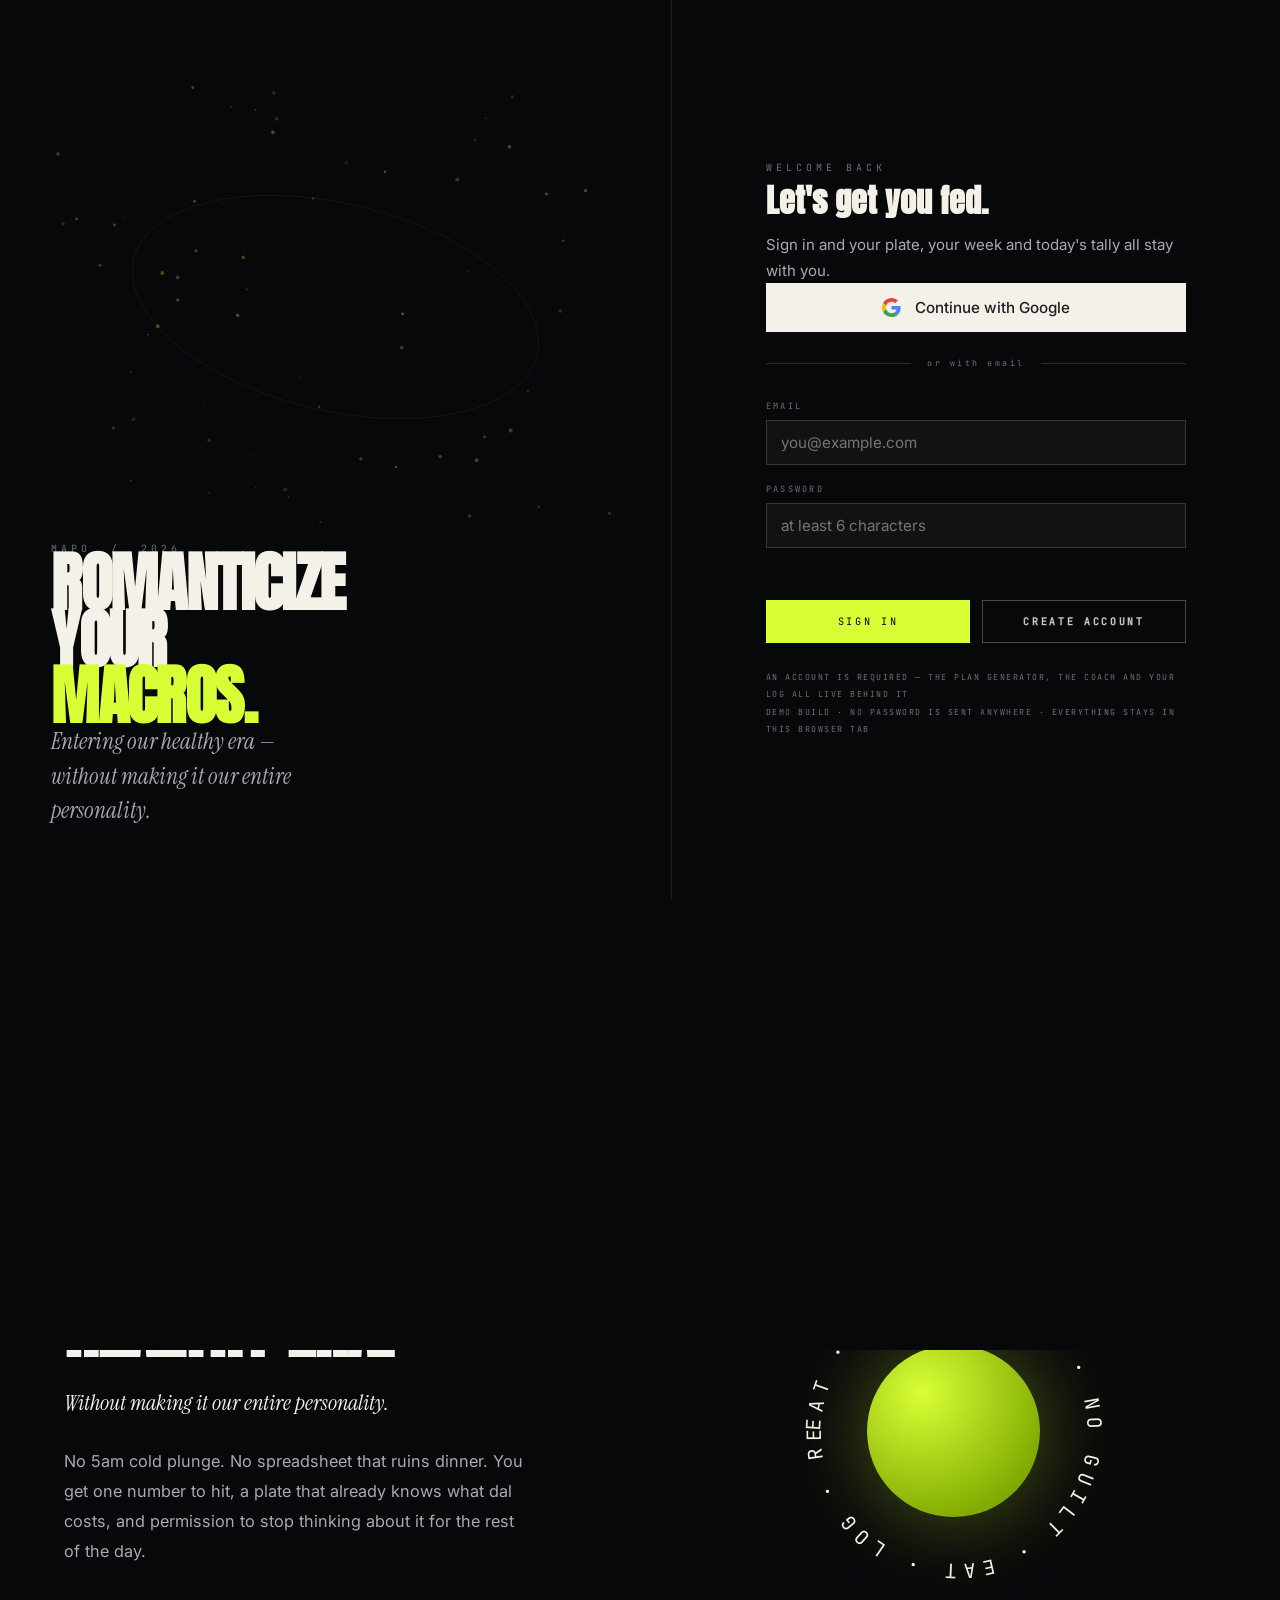
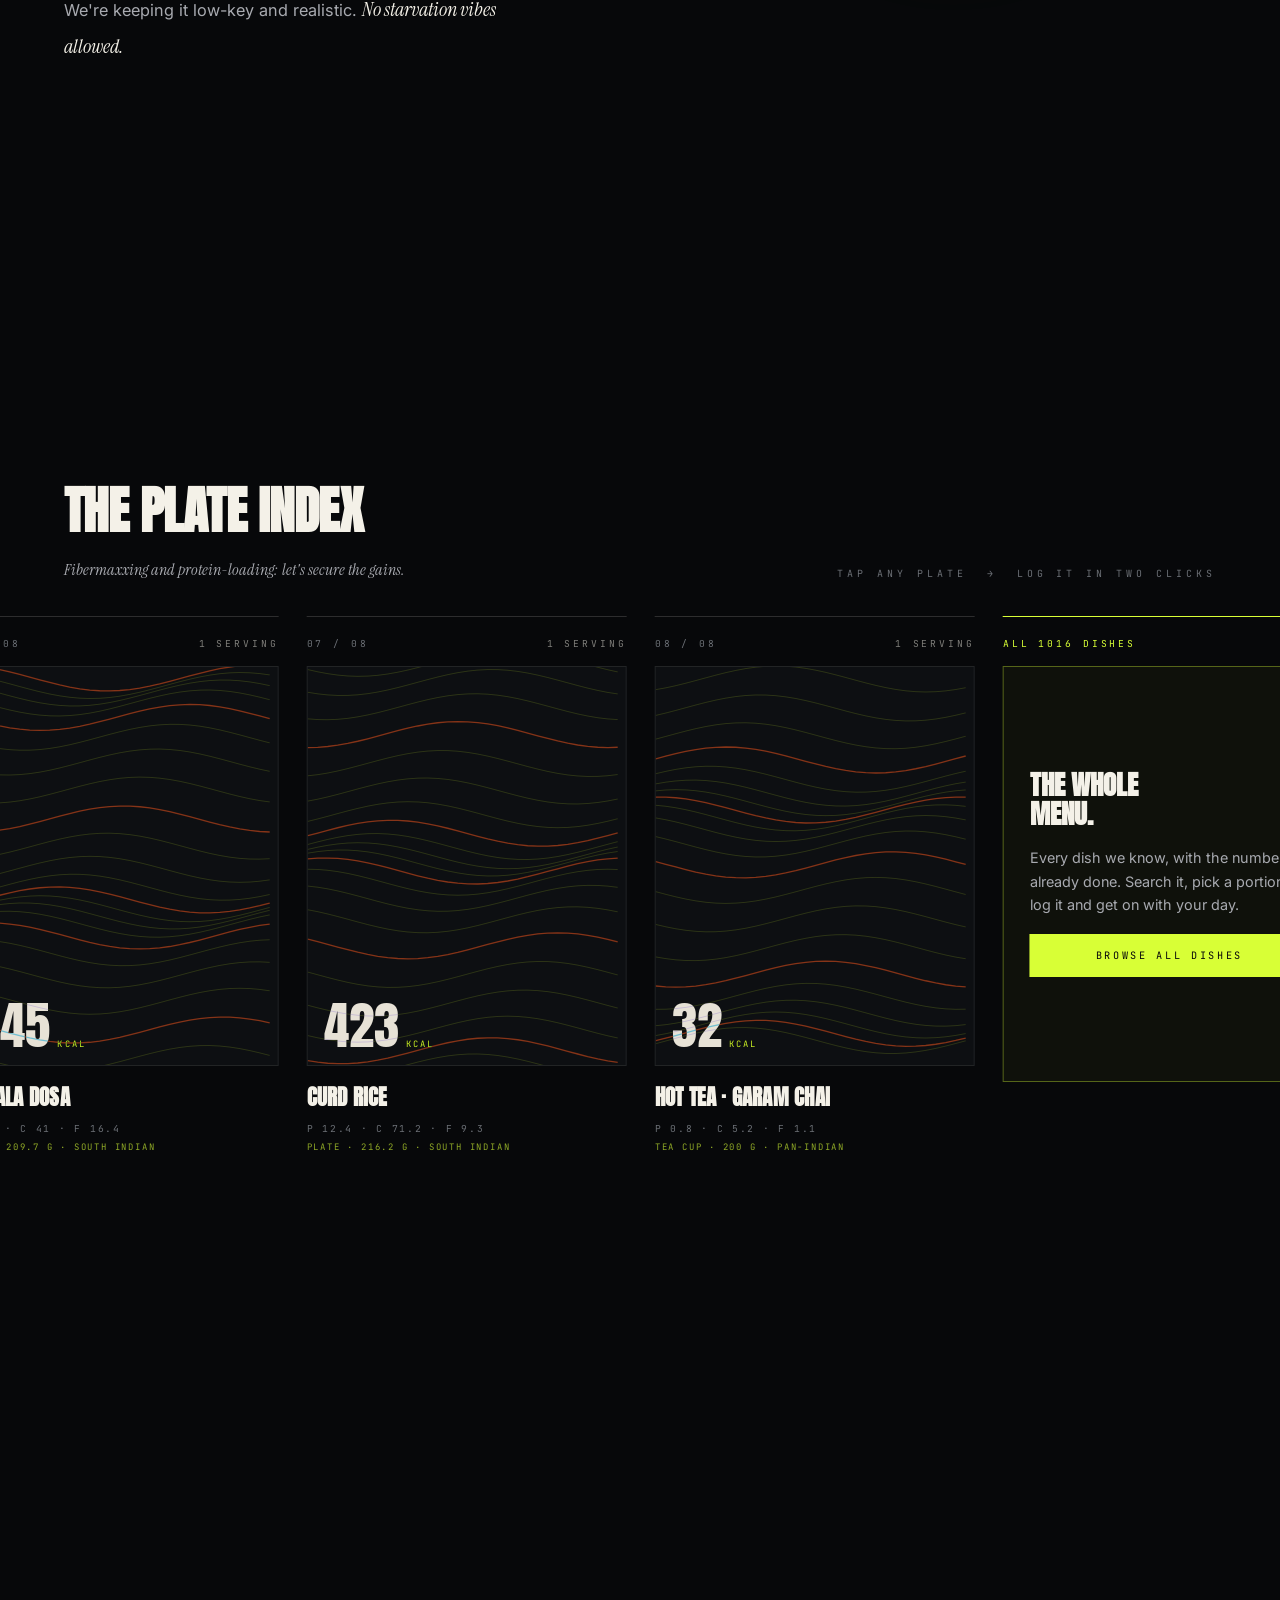
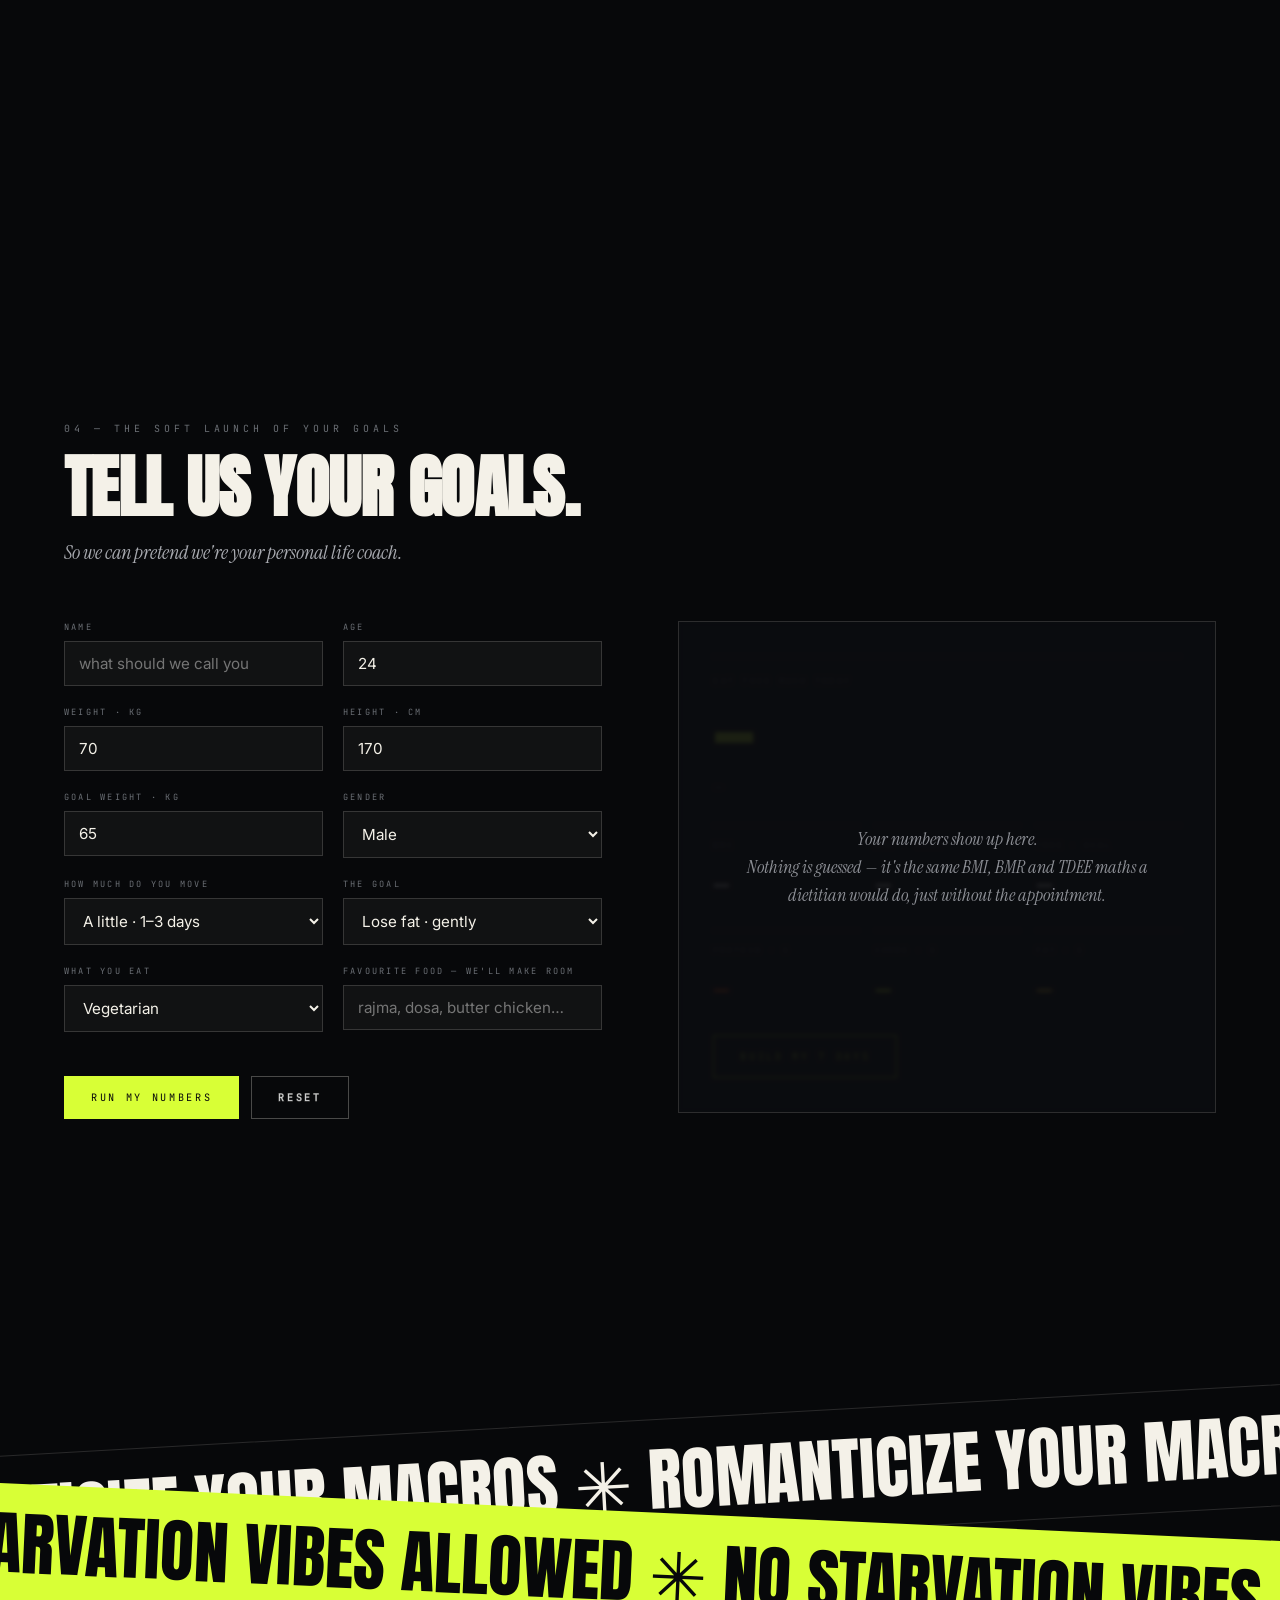
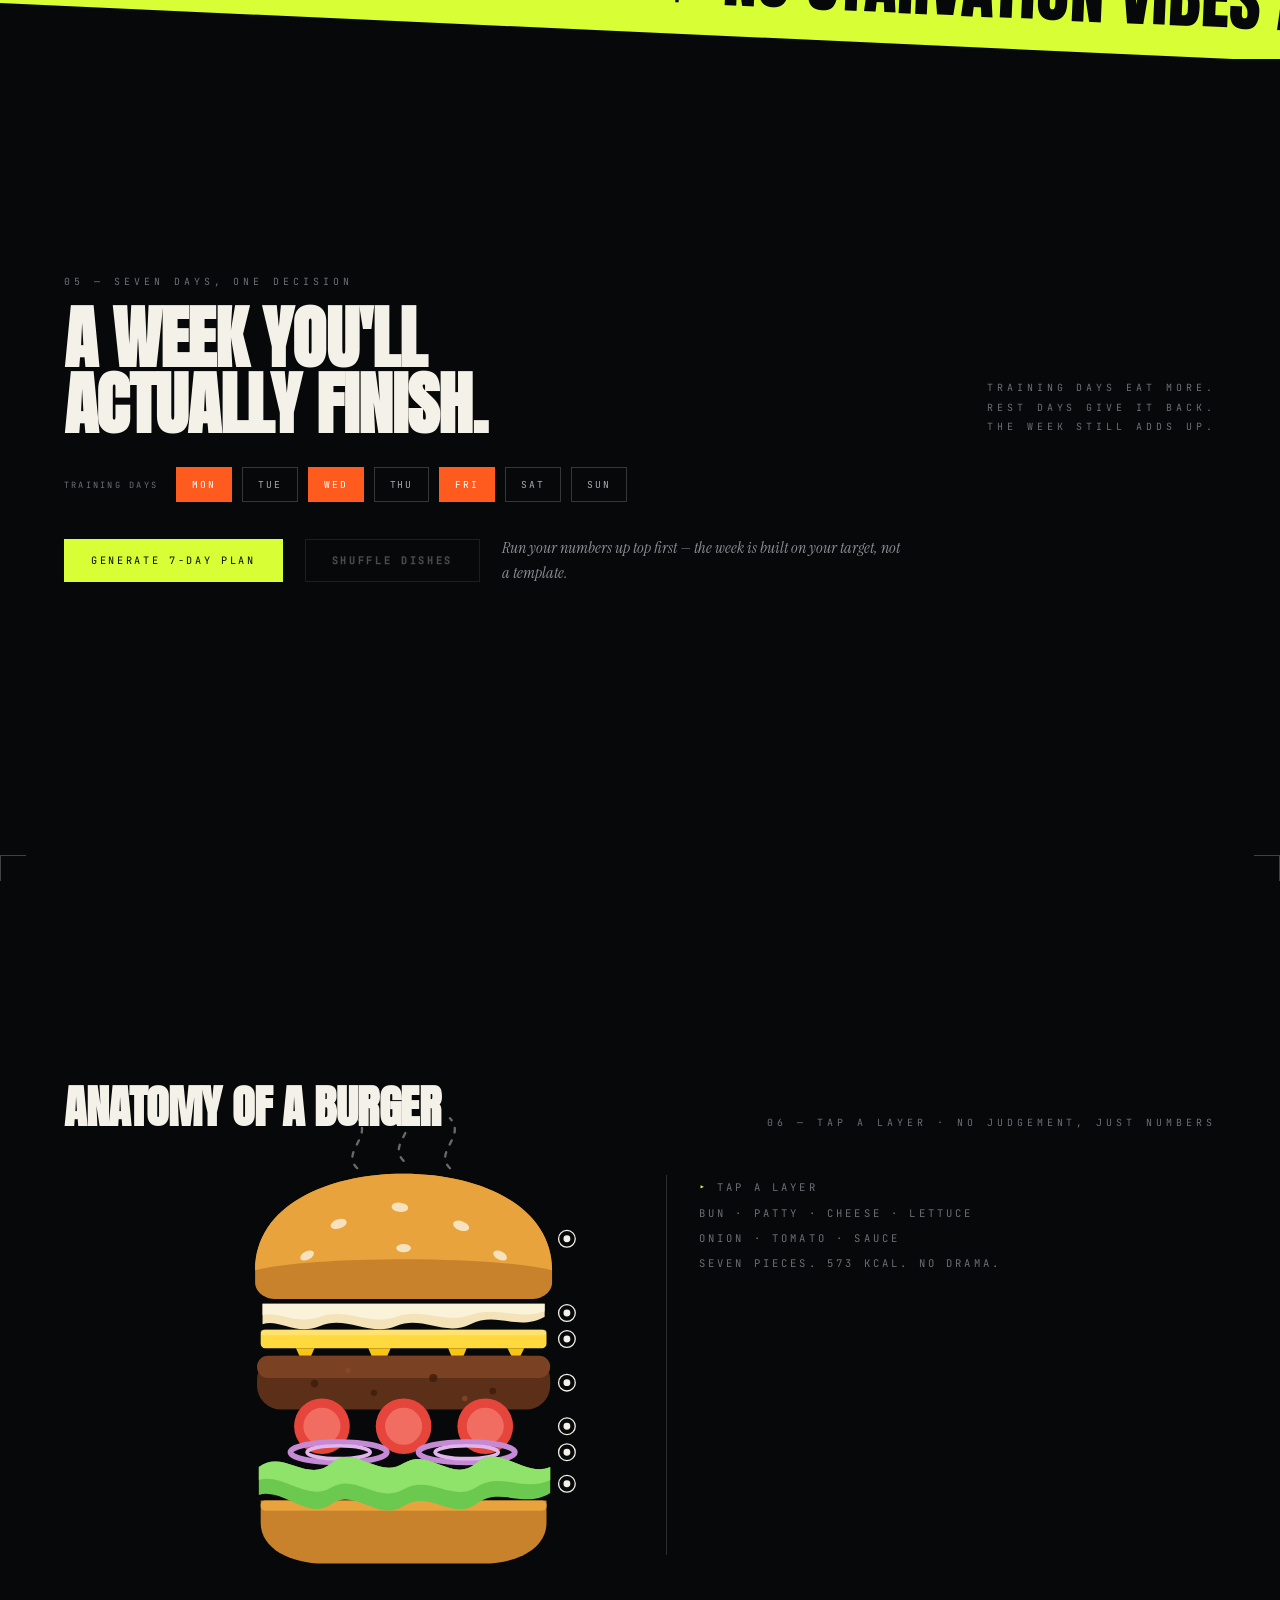
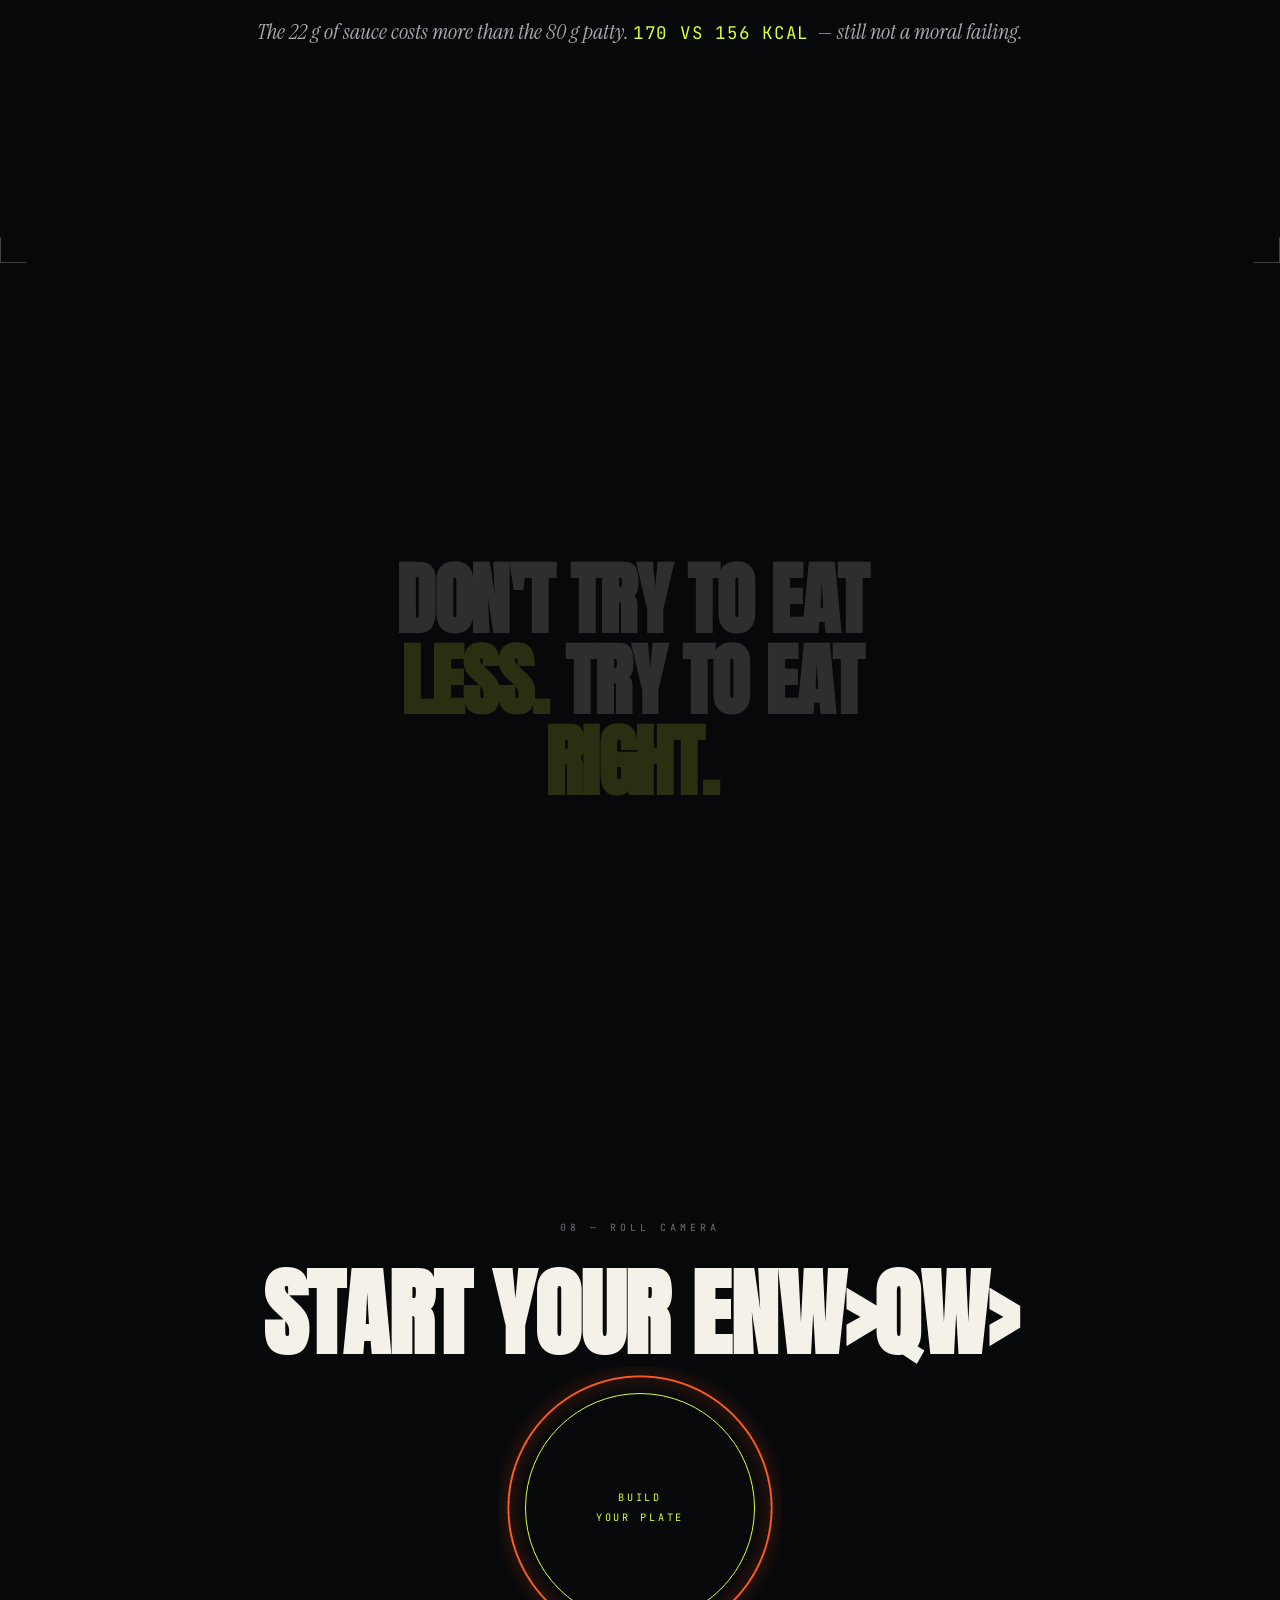
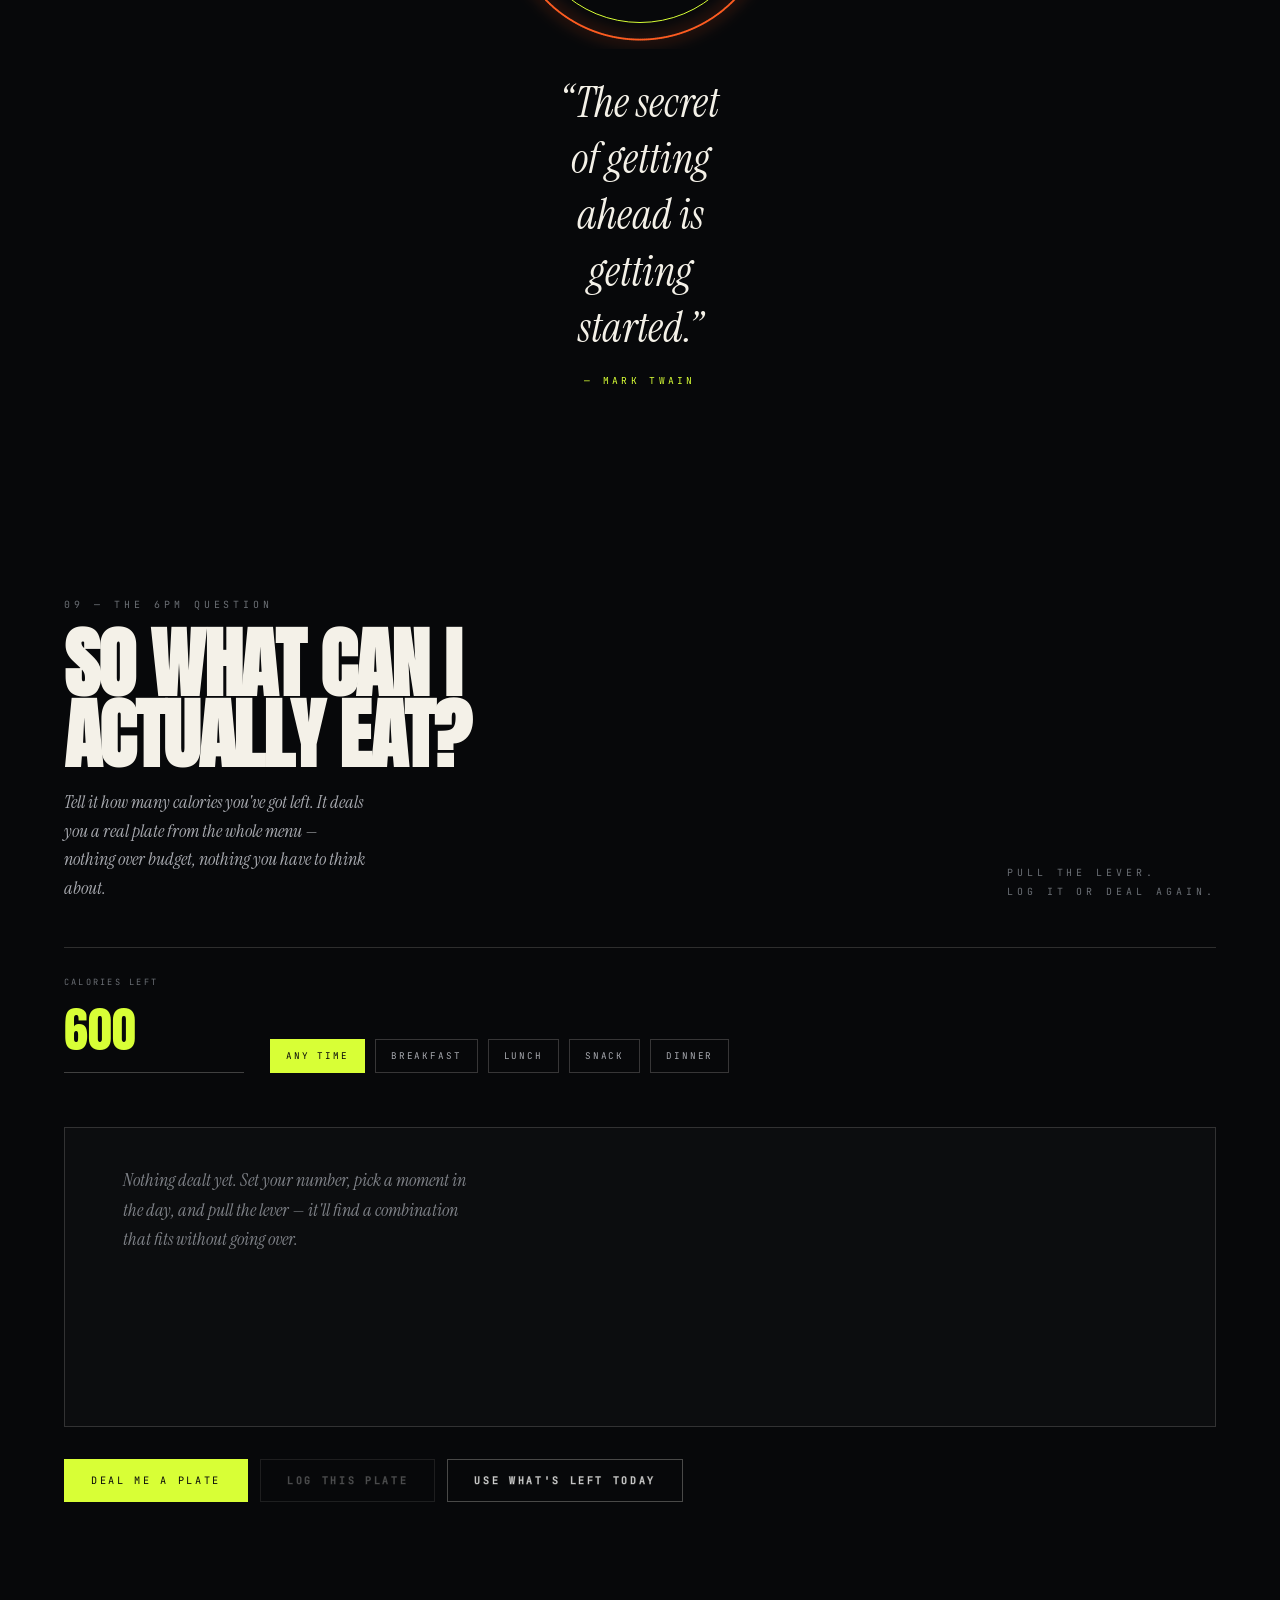
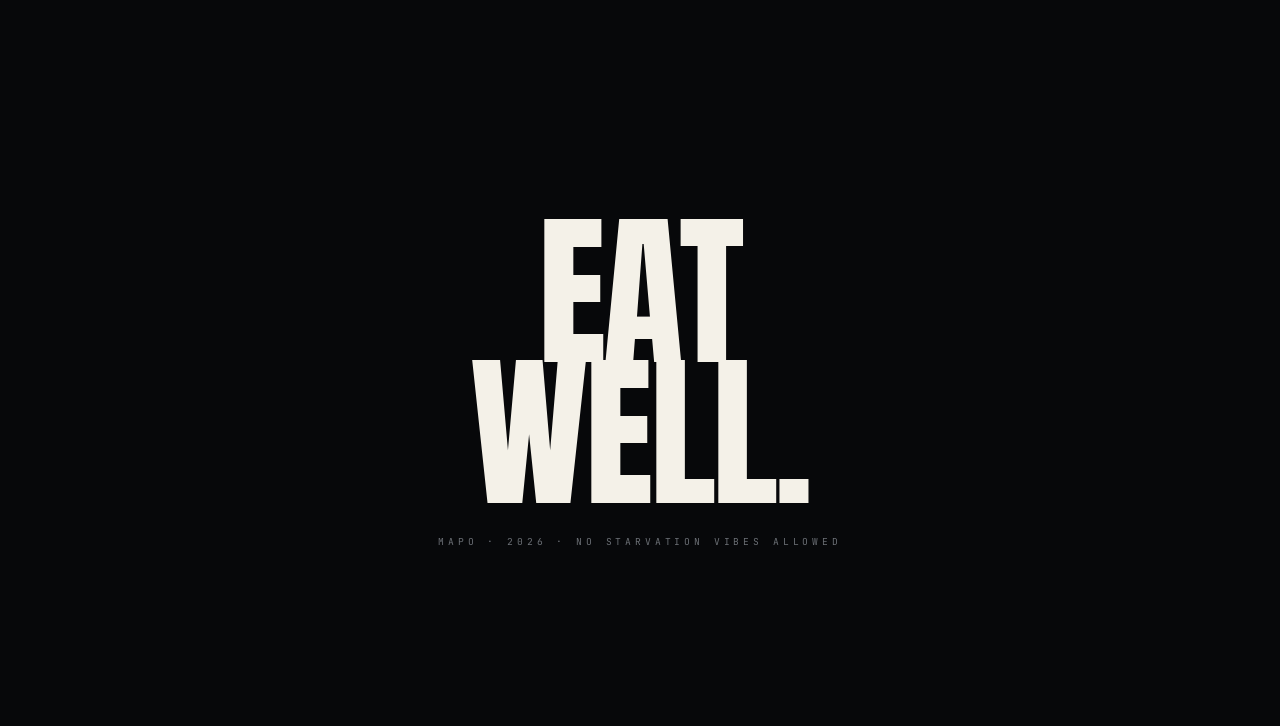
<file: frontend/index.html>
<!DOCTYPE html>
<html lang="en">
<head>
<meta charset="utf-8">
<meta name="viewport" content="width=device-width,initial-scale=1">
<title>MAPO — romanticize your macros</title>
<link rel="preconnect" href="https://fonts.googleapis.com">
<link rel="preconnect" href="https://fonts.gstatic.com" crossorigin>
<link href="https://fonts.googleapis.com/css2?family=Anton&family=Instrument+Serif:ital@0;1&family=JetBrains+Mono:wght@300;500&family=Inter:wght@300;400;500&display=swap" rel="stylesheet">
<link rel="stylesheet" href="styles.css">
</head>
<body>

<!-- PRELOADER -->
<div id="pre">
  <div class="l">Loading your era<br>mapo / 2026</div>
  <div class="n"><span id="pct">0</span><span>%</span></div>
  <div class="barline"><div class="barfill" id="preBar"></div></div>
</div>
<div class="curtain" id="cTop"></div>
<div class="curtain" id="cBot"></div>

<!-- FILM HUD -->
<div class="letterbox" id="lbT"></div>
<div class="letterbox" id="lbB"></div>
<div class="hud" id="hudTL"><span class="rec"><i></i>REC</span><span id="tc">00:00:00:00</span></div>
<div class="hud" id="hudTR">MAPO — ROMANTICIZE YOUR MACROS</div>
<div class="hud" id="hudBL">NO STARVATION VIBES ALLOWED</div>
<div class="hud" id="hudBR"><span id="sceneLbl">SC 01 — THE HOOK</span></div>
<div id="scrub"><div id="scrubFill"></div></div>
<div id="grain"></div><div id="vig"></div><div id="scan"></div><div id="flash"></div>
<div id="cRing" data-l="LOOK"></div><div id="cDot"></div>

<!-- LOGIN GATE -->
<div id="gate" class="ui">
  <div class="brandside">
    <canvas id="gateCanvas"></canvas>
    <div class="tagline">MAPO &nbsp;/&nbsp; 2026</div>
    <h1>ROMANTICIZE<br>YOUR<br><span>MACROS.</span></h1>
    <div class="say">Entering our healthy era — without making it our entire personality.</div>
  </div>
  <div class="formside">
    <div class="card">
      <div class="tagline" id="gKicker">Welcome back</div>
      <h2 id="gHead">Let's get you fed.</h2>
      <div class="sub" id="gSub">Sign in and your plate, your week and today's tally all stay with you.</div>

      <button class="gbtn" id="gGoogle">
        <svg viewBox="0 0 48 48" aria-hidden="true">
          <path fill="#EA4335" d="M24 9.5c3.54 0 6.71 1.22 9.21 3.6l6.85-6.85C35.9 2.38 30.47 0 24 0 14.62 0 6.51 5.38 2.56 13.22l7.98 6.19C12.43 13.72 17.74 9.5 24 9.5z"/>
          <path fill="#4285F4" d="M46.98 24.55c0-1.57-.15-3.09-.38-4.55H24v9.02h12.94c-.58 2.96-2.26 5.48-4.78 7.18l7.73 6c4.51-4.18 7.09-10.36 7.09-17.65z"/>
          <path fill="#FBBC05" d="M10.53 28.59c-.48-1.45-.76-2.99-.76-4.59s.27-3.14.76-4.59l-7.98-6.19C.92 16.46 0 20.12 0 24c0 3.88.92 7.54 2.56 10.78l7.97-6.19z"/>
          <path fill="#34A853" d="M24 48c6.48 0 11.93-2.13 15.89-5.81l-7.73-6c-2.15 1.45-4.92 2.3-8.16 2.3-6.26 0-11.57-4.22-13.47-9.91l-7.98 6.19C6.51 42.62 14.62 48 24 48z"/>
        </svg>
        Continue with Google
      </button>
      <div id="gsiSlot"></div>

      <div class="or">or with email</div>

      <div class="fields">
        <label class="field"><span>Email</span>
          <input id="gEmail" type="email" placeholder="you@example.com" autocomplete="email"></label>
        <label class="field"><span>Password</span>
          <input id="gPass" type="password" placeholder="at least 6 characters" autocomplete="current-password"></label>
      </div>
      <div class="err" id="gErr"></div>
      <div class="row">
        <button class="btn solid" id="gIn">Sign in</button>
        <button class="btn ghost" id="gUp">Create account</button>
      </div>
      <div class="fine">
        An account is required — the plan generator, the coach and your log
        all live behind it<br>
        Demo build · no password is sent anywhere · everything stays in this browser tab
      </div>
    </div>
  </div>
</div>

<div id="whoami"><span id="whoName"></span><button id="signOut">sign out</button></div>

<audio id="rev" preload="auto" src="assets/bmw_m5_rev.mp3"></audio>

<!-- TODAY TRAY -->
<button id="trayBtn" class="ui" title="Open today's log">
  <span class="pop" id="trayPop">+0</span>
  <span class="ring"><svg width="38" height="38" viewBox="0 0 38 38">
    <circle class="bg" cx="19" cy="19" r="16"/>
    <circle class="fg" id="trayRing" cx="19" cy="19" r="16"
            stroke-dasharray="100.5" stroke-dashoffset="100.5"/>
  </svg></span>
  <span class="txt"><b id="trayKc">0 kcal</b><span id="trayNote">today · tap to open</span></span>
</button>


<!-- COACH -->
<button id="coachBtn" class="ui" title="Ask the coach">
  <span class="dot"></span>
  <span class="t"><b>Coach</b><span>hinglish · english</span></span>
</button>
<aside id="coach" class="ui" aria-hidden="true">
  <header>
    <div class="top">
      <div>
        <div class="k">MAPO Coach</div>
        <h3>Ask me anything.</h3>
      </div>
      <button class="x" id="coachClose" aria-label="Close">&#10005;</button>
    </div>
    <div class="modesw">
      <button class="on" data-mode="hinglish">Hinglish</button>
      <button data-mode="english">English</button>
    </div>
  </header>
  <div id="coachLog"></div>
  <div class="quick" id="coachQuick"></div>
  <footer>
    <input id="coachIn" type="text" placeholder="kya khaun aaj dinner mein?" autocomplete="off">
    <button id="coachSend">Send</button>
  </footer>
</aside>

<!-- SCRIM + DRAWER -->
<div id="scrim"></div>
<aside id="drawer" class="ui" aria-hidden="true">
  <header>
    <div>
      <div class="k" id="dwKicker">FOOD</div>
      <h3 id="dwTitle">—</h3>
    </div>
    <button class="x" id="dwClose" aria-label="Close">✕</button>
  </header>
  <div class="body" id="dwBody"></div>
  <footer id="dwFoot"></footer>
</aside>

<main>

  <!-- ══ SCENE 01 ══ -->
  <section id="s1" data-scene="SC 01 — THE HOOK">
    <canvas id="orb"></canvas>
    <div class="tagline" style="margin-bottom:3vh">MAPO &nbsp;/&nbsp; a nutrition app with a personality &nbsp;/&nbsp; 2026</div>
    <div class="kin"><b class="chroma" data-t="ROMANTICIZE">ROMANTICIZE</b></div>
    <div class="kin"><b class="ghost">YOUR</b></div>
    <div class="kin"><b class="hot">MACROS.</b></div>
    <div class="foot">
      <p>Let's romanticize tracking your macros <span class="serif">instead of doomscrolling.</span>
         Same thumb, better outcome. Tap a plate, see the numbers, log it, move on with your day.</p>
      <div class="scrollcue">SCROLL TO PLAY <span></span></div>
    </div>
  </section>

  <!-- ══ SCENE 02 ══ -->
  <section id="s2" data-scene="SC 02 — HEALTHY ERA">
    <div class="wrap">
      <div>
        <div class="tagline rv">02 — The vibe</div>
        <h2 class="scramble rv" data-final="ENTERING OUR&#10;HEALTHY ERA."
            style="margin-top:20px;white-space:pre-line"></h2>
        <p class="rv" style="font-family:'Instrument Serif',serif;font-style:italic;
           font-size:1.35rem;color:var(--bone);line-height:1.5">
           Without making it our entire personality.</p>
        <p class="rv">No 5am cold plunge. No spreadsheet that ruins dinner. You get one number
           to hit, a plate that already knows what dal costs, and permission to stop thinking
           about it for the rest of the day.</p>
        <p class="rv">We're keeping it low-key and realistic. <em>No starvation vibes allowed.</em></p>
      </div>
      <div class="badge rv">
        <svg class="spin" viewBox="0 0 200 200">
          <defs><path id="circ" d="M100,100 m-74,0 a74,74 0 1,1 148,0 a74,74 0 1,1 -148,0"/></defs>
          <text><textPath href="#circ">EAT · LOG · REPEAT · NO GUILT · EAT · LOG · REPEAT · NO GUILT · </textPath></text>
        </svg>
        <div class="core"></div>
      </div>
    </div>
  </section>

  <!-- ══ SCENE 03 : PLATE INDEX ══ -->
  <section id="s3" data-scene="SC 03 — THE PLATE INDEX">
    <div class="sticky">
      <div class="head">
        <div>
          <h2>THE PLATE INDEX</h2>
          <div class="sub">Fibermaxxing and protein-loading: let's secure the gains.</div>
        </div>
        <div class="tagline">Tap any plate &nbsp;→&nbsp; log it in two clicks</div>
      </div>
      <div class="track" id="track"></div>
    </div>
  </section>

  <!-- ══ SCENE 04 : GOALS ══ -->
  <section id="s4" data-scene="SC 04 — YOUR NUMBERS">
    <div class="tagline rv">04 — The soft launch of your goals</div>
    <h2 class="scramble rv" data-final="TELL US YOUR GOALS."
        style="margin-top:20px;font-size:clamp(2rem,5.4vw,4.6rem)"></h2>
    <p class="rv" style="font-family:'Instrument Serif',serif;font-style:italic;
       font-size:1.25rem;color:#a8aab0;margin-top:16px;max-width:560px;line-height:1.5">
       So we can pretend we're your personal life coach.</p>

    <div class="grid">
      <div class="form ui rv" id="goalForm">
        <label class="field"><span>Name</span><input id="fName" type="text" value="" placeholder="what should we call you"></label>
        <label class="field"><span>Age</span><input id="fAge" type="number" value="24" min="13" max="119"></label>
        <label class="field"><span>Weight · kg</span><input id="fWeight" type="number" value="70" min="16" max="400" step="0.5"></label>
        <label class="field"><span>Height · cm</span><input id="fHeight" type="number" value="170" min="60" max="260" step="0.5"></label>
        <label class="field"><span>Goal weight · kg</span><input id="fTarget" type="number" value="65" min="16" max="400" step="0.5"></label>
        <label class="field"><span>Gender</span><select id="fGender">
          <option>Female</option><option selected>Male</option></select></label>
        <label class="field"><span>How much do you move</span><select id="fAct">
          <option value="1">Barely · desk life</option>
          <option value="2" selected>A little · 1–3 days</option>
          <option value="3">Mid · 3–5 days</option>
          <option value="4">A lot · 6–7 days</option>
          <option value="5">Athlete arc</option></select></label>
        <label class="field"><span>The goal</span><select id="fGoal">
          <option value="1">Maintain · we're good</option>
          <option value="3" selected>Lose fat · gently</option>
          <option value="2">Gain · eat more</option>
          <option value="4">Recomp · both at once</option></select></label>
        <label class="field"><span>What you eat</span><select id="fPref">
          <option value="veg" selected>Vegetarian</option>
          <option value="egg">Eggetarian</option>
          <option value="nonveg">Everything</option></select></label>
        <label class="field"><span>Favourite food — we'll make room</span>
          <input id="fFav" type="text" list="favlist" autocomplete="off"
                 placeholder="rajma, dosa, butter chicken…">
          <datalist id="favlist"></datalist></label>
        <div class="wide" id="favHint" style="font-family:'JetBrains Mono',monospace;
             font-size:.54rem;letter-spacing:.2em;color:var(--mute);text-transform:uppercase;
             min-height:1.2em;margin-top:-6px"></div>
        <div class="wide" style="display:flex;gap:12px;flex-wrap:wrap">
          <button class="btn solid" id="calcBtn">Run my numbers</button>
          <button class="btn ghost" id="resetBtn">Reset</button>
        </div>
      </div>

      <div class="readout rv" id="readout">
        <div class="lock" id="roLock">Your numbers show up here.<br>
          Nothing is guessed — it's the same BMI, BMR and TDEE maths a dietitian would do,
          just without the appointment.</div>
        <div class="bigstat">
          <span>EAT THIS MUCH TODAY</span>
          <b id="roTarget">—</b>
          <em id="roGoal">—</em>
        </div>
        <div class="trio">
          <div><span>BMI</span><b id="roBmi">—</b></div>
          <div><span>BMR · KCAL</span><b id="roBmr">—</b></div>
          <div><span>TDEE · KCAL</span><b id="roTdee">—</b></div>
        </div>
        <div class="trio">
          <div><span>PROTEIN · G</span><b id="roP" style="color:var(--saffron)">—</b></div>
          <div><span>CARBS · G</span><b id="roC" style="color:var(--acid)">—</b></div>
          <div><span>FAT · G</span><b id="roF" style="color:#ffd93d">—</b></div>
        </div>
        <div class="meta" id="roBmiNote"></div>
        <div class="meta" id="roFav" style="display:none;border-top:1px solid rgba(244,241,232,.14);
             padding-top:16px;margin-top:18px"></div>
        <div style="display:flex;gap:12px;flex-wrap:wrap;margin-top:24px">
          <button class="btn ui" id="toWeekBtn">Build my 7 days</button>
        </div>
      </div>
    </div>
  </section>

  <!-- ══ RIBBONS ══ -->
  <div class="ribbons">
    <div class="rib" id="rib1"></div>
    <div class="rib" id="rib2"></div>
  </div>

  <!-- ══ SCENE 05 : 7-DAY PLAN ══ -->
  <section id="s7" data-scene="SC 05 — THE WEEK">
    <div class="cap">
      <div>
        <div class="tagline">05 — Seven days, one decision</div>
        <h2>A WEEK YOU'LL<br>ACTUALLY FINISH.</h2>
      </div>
      <div class="tagline" style="max-width:280px;line-height:2">Training days eat more.<br>Rest days give it back.<br>The week still adds up.</div>
    </div>

    <div class="daypick ui">
      <span class="lab">Training days</span>
      <button class="dchip on" data-d="0">MON</button>
      <button class="dchip" data-d="1">TUE</button>
      <button class="dchip on" data-d="2">WED</button>
      <button class="dchip" data-d="3">THU</button>
      <button class="dchip on" data-d="4">FRI</button>
      <button class="dchip" data-d="5">SAT</button>
      <button class="dchip" data-d="6">SUN</button>
    </div>

    <div class="weekbar ui">
      <button class="btn solid" id="weekBtn">Generate 7-day plan</button>
      <button class="btn ghost" id="shuffleBtn" disabled>Shuffle dishes</button>
      <div class="note" id="weekNote">Run your numbers up top first — the week is built on your
        target, not a template.</div>
    </div>

    <div class="week" id="week"></div>

    <div class="weektotal" id="weekTotal" style="display:none">
      <div><span>WEEK TOTAL · KCAL</span><b id="wtKc">—</b></div>
      <div><span>DAILY AVERAGE</span><b id="wtAvg">—</b></div>
      <div><span>PROTEIN · G/WEEK</span><b id="wtP" style="color:var(--saffron)">—</b></div>
      <div><span>CARBS · G/WEEK</span><b id="wtC" style="color:var(--acid)">—</b></div>
      <div><span>FAT · G/WEEK</span><b id="wtF" style="color:#ffd93d">—</b></div>
    </div>
  </section>

  <!-- ══ SCENE 06 : BURGER ANATOMY ══ -->
  <section id="sB" data-scene="SC 06 — ANATOMY">
    <div class="corner c1"></div><div class="corner c2"></div>
    <div class="corner c3"></div><div class="corner c4"></div>

      <div class="cap">
        <h2>ANATOMY OF A BURGER</h2>
        <div class="tagline">06 — Tap a layer · no judgement, just numbers</div>
      </div>

      <div class="stage">
        <div class="burgerwrap">
          <svg viewBox="0 0 400 440" id="burger">
            <g class="steam" id="steam">
              <path d="M150,10 C132,-8 168,-24 150,-44"/>
              <path d="M200,2 C182,-16 218,-32 200,-52"/>
              <path d="M250,10 C232,-8 268,-24 250,-44"/>
            </g>

            <g class="layer" data-i="0" style="color:#e8a33d">
              <path d="M40,120 C40,50 118,16 200,16 C282,16 360,50 360,120 L360,133
                       C360,143 350,151 337,151 L63,151 C50,151 40,143 40,133 Z" fill="#c9822c"/>
              <path d="M40,120 C40,50 118,16 200,16 C282,16 360,50 360,120
                       C300,104 100,104 40,120 Z" fill="#e8a33d"/>
              <ellipse cx="130" cy="70" rx="9" ry="5" fill="#f6e3bd" transform="rotate(-18 130 70)"/>
              <ellipse cx="196" cy="52" rx="9" ry="5" fill="#f6e3bd" transform="rotate(6 196 52)"/>
              <ellipse cx="262" cy="72" rx="9" ry="5" fill="#f6e3bd" transform="rotate(20 262 72)"/>
              <ellipse cx="96"  cy="104" rx="8" ry="4.5" fill="#f6e3bd" transform="rotate(-28 96 104)"/>
              <ellipse cx="304" cy="104" rx="8" ry="4.5" fill="#f6e3bd" transform="rotate(28 304 104)"/>
              <ellipse cx="200" cy="96" rx="8" ry="4.5" fill="#f6e3bd"/>
              <path d="M46,368 L354,368 L354,392 C354,420 322,436 286,436
                       L114,436 C78,436 46,420 46,392 Z" fill="#c9822c"/>
              <rect x="46" y="368" width="308" height="11" rx="5" fill="#e8a33d"/>
            </g>

            <g class="layer" data-i="6" style="color:#f4e3b8">
              <path d="M48,156 L352,156 L352,170 C324,186 300,164 272,178
                       C244,192 220,168 192,180 C164,192 138,168 110,180
                       C84,191 66,172 48,178 Z" fill="#f4e3b8"/>
              <path d="M48,156 L352,156 L352,164 C324,174 300,158 272,168
                       C244,178 220,160 192,170 C164,180 138,160 110,170
                       C84,179 66,164 48,168 Z" fill="#fdf6e0" opacity=".85"/>
            </g>

            <g class="layer" data-i="2" style="color:#ffd93d">
              <rect x="46" y="184" width="308" height="20" rx="5" fill="#ffd93d"/>
              <path d="M84,204 L104,204 L94,226 Z"  fill="#f7c518"/>
              <path d="M162,204 L186,204 L174,232 Z" fill="#f7c518"/>
              <path d="M248,204 L268,204 L258,228 Z" fill="#f7c518"/>
              <path d="M312,204 L330,204 L321,222 Z" fill="#f7c518"/>
              <rect x="46" y="184" width="308" height="6" rx="3" fill="#ffe98a" opacity=".65"/>
            </g>

            <g class="layer" data-i="1" style="color:#ff5b1f">
              <rect x="42" y="212" width="316" height="58" rx="26" fill="#5b2f18"/>
              <rect x="42" y="212" width="316" height="24" rx="12" fill="#7a4222"/>
              <circle cx="104" cy="242" r="4"  fill="#3d1d0c" opacity=".8"/>
              <circle cx="168" cy="252" r="3.4" fill="#3d1d0c" opacity=".8"/>
              <circle cx="232" cy="236" r="4.4" fill="#3d1d0c" opacity=".8"/>
              <circle cx="296" cy="250" r="3.6" fill="#3d1d0c" opacity=".8"/>
              <circle cx="140" cy="228" r="3" fill="#8a4d28" opacity=".7"/>
              <circle cx="266" cy="258" r="3" fill="#8a4d28" opacity=".7"/>
            </g>

            <g class="layer" data-i="5" style="color:#e5453a">
              <circle cx="112" cy="288" r="30" fill="#e5453a"/>
              <circle cx="112" cy="288" r="20" fill="#f4776b" opacity=".8"/>
              <circle cx="200" cy="288" r="30" fill="#e5453a"/>
              <circle cx="200" cy="288" r="20" fill="#f4776b" opacity=".8"/>
              <circle cx="288" cy="288" r="30" fill="#e5453a"/>
              <circle cx="288" cy="288" r="20" fill="#f4776b" opacity=".8"/>
            </g>

            <g class="layer" data-i="4" style="color:#c58ad6">
              <ellipse cx="130" cy="316" rx="52" ry="11" fill="none" stroke="#c58ad6" stroke-width="6"/>
              <ellipse cx="130" cy="316" rx="34" ry="7"  fill="none" stroke="#e0b5ec" stroke-width="4"/>
              <ellipse cx="268" cy="316" rx="52" ry="11" fill="none" stroke="#c58ad6" stroke-width="6"/>
              <ellipse cx="268" cy="316" rx="34" ry="7"  fill="none" stroke="#e0b5ec" stroke-width="4"/>
            </g>

            <g class="layer" data-i="3" style="color:#8fe36a">
              <path d="M44,332 C70,312 96,350 122,328 C148,306 172,346 200,328
                       C228,310 252,350 278,328 C304,306 330,344 358,332
                       L358,360 C330,378 304,352 278,372 C252,390 228,356 200,374
                       C172,392 148,354 122,372 C96,390 70,354 44,362 Z" fill="#6bc94f"/>
              <path d="M44,332 C70,312 96,350 122,328 C148,306 172,346 200,328
                       C228,310 252,350 278,328 C304,306 330,344 358,332
                       L358,346 C330,360 304,336 278,354 C252,370 228,340 200,356
                       C172,372 148,338 122,354 C96,370 70,338 44,346 Z" fill="#8fe36a"/>
            </g>

            <g class="hots" id="hots">
              <g class="hot2" data-i="0"><circle class="pulse" cx="376" cy="86"  r="9"/><circle class="core2" cx="376" cy="86"  r="3"/></g>
              <g class="hot2" data-i="6"><circle class="pulse" cx="376" cy="166" r="9"/><circle class="core2" cx="376" cy="166" r="3"/></g>
              <g class="hot2" data-i="2"><circle class="pulse" cx="376" cy="194" r="9"/><circle class="core2" cx="376" cy="194" r="3"/></g>
              <g class="hot2" data-i="1"><circle class="pulse" cx="376" cy="241" r="9"/><circle class="core2" cx="376" cy="241" r="3"/></g>
              <g class="hot2" data-i="5"><circle class="pulse" cx="376" cy="288" r="9"/><circle class="core2" cx="376" cy="288" r="3"/></g>
              <g class="hot2" data-i="4"><circle class="pulse" cx="376" cy="316" r="9"/><circle class="core2" cx="376" cy="316" r="3"/></g>
              <g class="hot2" data-i="3"><circle class="pulse" cx="376" cy="350" r="9"/><circle class="core2" cx="376" cy="350" r="3"/></g>
            </g>
          </svg>
        </div>

        <div class="detail" id="detail">
          <div class="prompt" id="dPrompt">
            <b>▸</b> Tap a layer<br>
            Bun · Patty · Cheese · Lettuce<br>
            Onion · Tomato · Sauce<br>
            Seven pieces. 573 kcal. No drama.
          </div>
          <div class="dcard" id="dCard">
            <div class="part" id="dPart"></div>
            <div class="macro2" id="dMacro"></div>
            <div class="role2" id="dRole"></div>
            <div class="stats2">
              <div><span>WEIGHT</span><b id="dG"></b></div>
              <div><span>ENERGY</span><b id="dK"></b></div>
              <div><span>P · C · F</span><b id="dPcf" style="font-size:1.05rem"></b></div>
            </div>
            <div class="dens">
              <div class="lab2"><span id="dDlab"></span><span>SCALE · 9 KCAL/G</span></div>
              <div class="trk"><div class="fl" id="dFill"></div></div>
            </div>
            <div style="margin-top:24px" class="ui">
              <button class="btn" id="dLog">Log this layer</button>
            </div>
          </div>
        </div>
      </div>

      <div class="kicker">
        The 22 g of sauce costs more than the 80 g patty. <b>170 VS 156 KCAL</b>
        &nbsp;— still not a moral failing.
      </div>
  </section>

  <!-- ══ SCENE 07 : EQUATION ══ -->
  <section id="s5" data-scene="SC 07 — THE RULE">
    <h2 class="eq" id="eq">DON'T TRY TO EAT LESS. TRY TO EAT RIGHT.</h2>
  </section>

  <!-- ══ SCENE 08 : CTA ══ -->
  <section id="s6" data-scene="SC 08 — CUT">
    <div class="tagline rv">08 — Roll camera</div>
    <h2 class="scramble rv" data-final="START YOUR ENGINE."
        style="font-size:clamp(2.2rem,7.5vw,6.6rem)"></h2>
    <div class="magwrap ui" id="magWrap">
      <svg class="tach" viewBox="0 0 300 300" aria-hidden="true">
        <circle class="trk" cx="150" cy="150" r="140"/>
        <circle class="ndl" id="tachNdl" cx="150" cy="150" r="140"/>
      </svg>
      <button class="mag" id="mag" data-cursor="BUILD">BUILD<br>YOUR&nbsp;PLATE</button>
      <div class="redline" id="redline">▲ REDLINE · 7200 RPM</div>
    </div>
    <blockquote class="twain rv">
      <p>“The secret of getting ahead is getting started.”</p>
      <cite>— Mark Twain</cite>
    </blockquote>
  </section>

  <!-- ══ SCENE 09 : THE DEALER ══ -->
  <section id="deal" data-scene="SC 09 — WHAT'S LEFT">
    <div class="cap">
      <div>
        <div class="tagline">09 — The 6pm question</div>
        <h2>SO WHAT CAN I<br>ACTUALLY EAT?</h2>
        <div class="lede">Tell it how many calories you've got left. It deals you a real plate
          from the whole menu — nothing over budget, nothing you have to think about.</div>
      </div>
      <div class="tagline" style="max-width:250px;line-height:2">Pull the lever.<br>Log it or deal again.</div>
    </div>

    <div class="dealbar ui">
      <label class="budget"><span>Calories left</span>
        <input id="dealKc" type="number" value="600" min="50" max="4000" step="10"></label>
      <div class="slotpick">
        <button class="spick on" data-slot="any">Any time</button>
        <button class="spick" data-slot="breakfast">Breakfast</button>
        <button class="spick" data-slot="lunch">Lunch</button>
        <button class="spick" data-slot="high tea">Snack</button>
        <button class="spick" data-slot="dinner">Dinner</button>
      </div>
    </div>

    <div class="reel" id="reel">
      <div class="waiting">Nothing dealt yet. Set your number, pick a moment in the day,
        and pull the lever — it'll find a combination that fits without going over.</div>
    </div>

    <div class="dealacts ui">
      <button class="btn solid" id="dealBtn">Deal me a plate</button>
      <button class="btn ghost" id="dealLog" disabled>Log this plate</button>
      <button class="btn ghost" id="dealFill">Use what's left today</button>
    </div>
    <div id="dealMsg"></div>
  </section>

  <div class="endcard">EAT<br>WELL.<small>MAPO · 2026 · no starvation vibes allowed</small></div>

</main>


<script>
/* dishes.json is fetched, so the page must be served over http:// — not opened
   as a file://.  `python3 -m http.server 5173` is enough.  (standalone.html has
   everything inlined if you need a file you can just double-click.) */
fetch('data/dishes.json')
  .then(r => { if(!r.ok) throw new Error(r.status); return r.json(); })
  .then(d => {
    window.__MAPO_DISHES__ = d;
    const s = document.createElement('script');
    s.src = 'app.js';
    document.body.appendChild(s);
  })
  .catch(err => {
    document.getElementById('pre').innerHTML =
      '<div style="padding:6vw;font-family:monospace;color:#ff5b1f;line-height:2">' +
      'COULD NOT LOAD data/dishes.json (' + err.message + ')<br><br>' +
      'This page must be served over http, not opened as a file.<br>' +
      'Run:&nbsp; python3 -m http.server 5173 &nbsp;then open localhost:5173<br>' +
      'Or open standalone.html, which needs no server.</div>';
  });
</script>
</body>
</html>
</file>
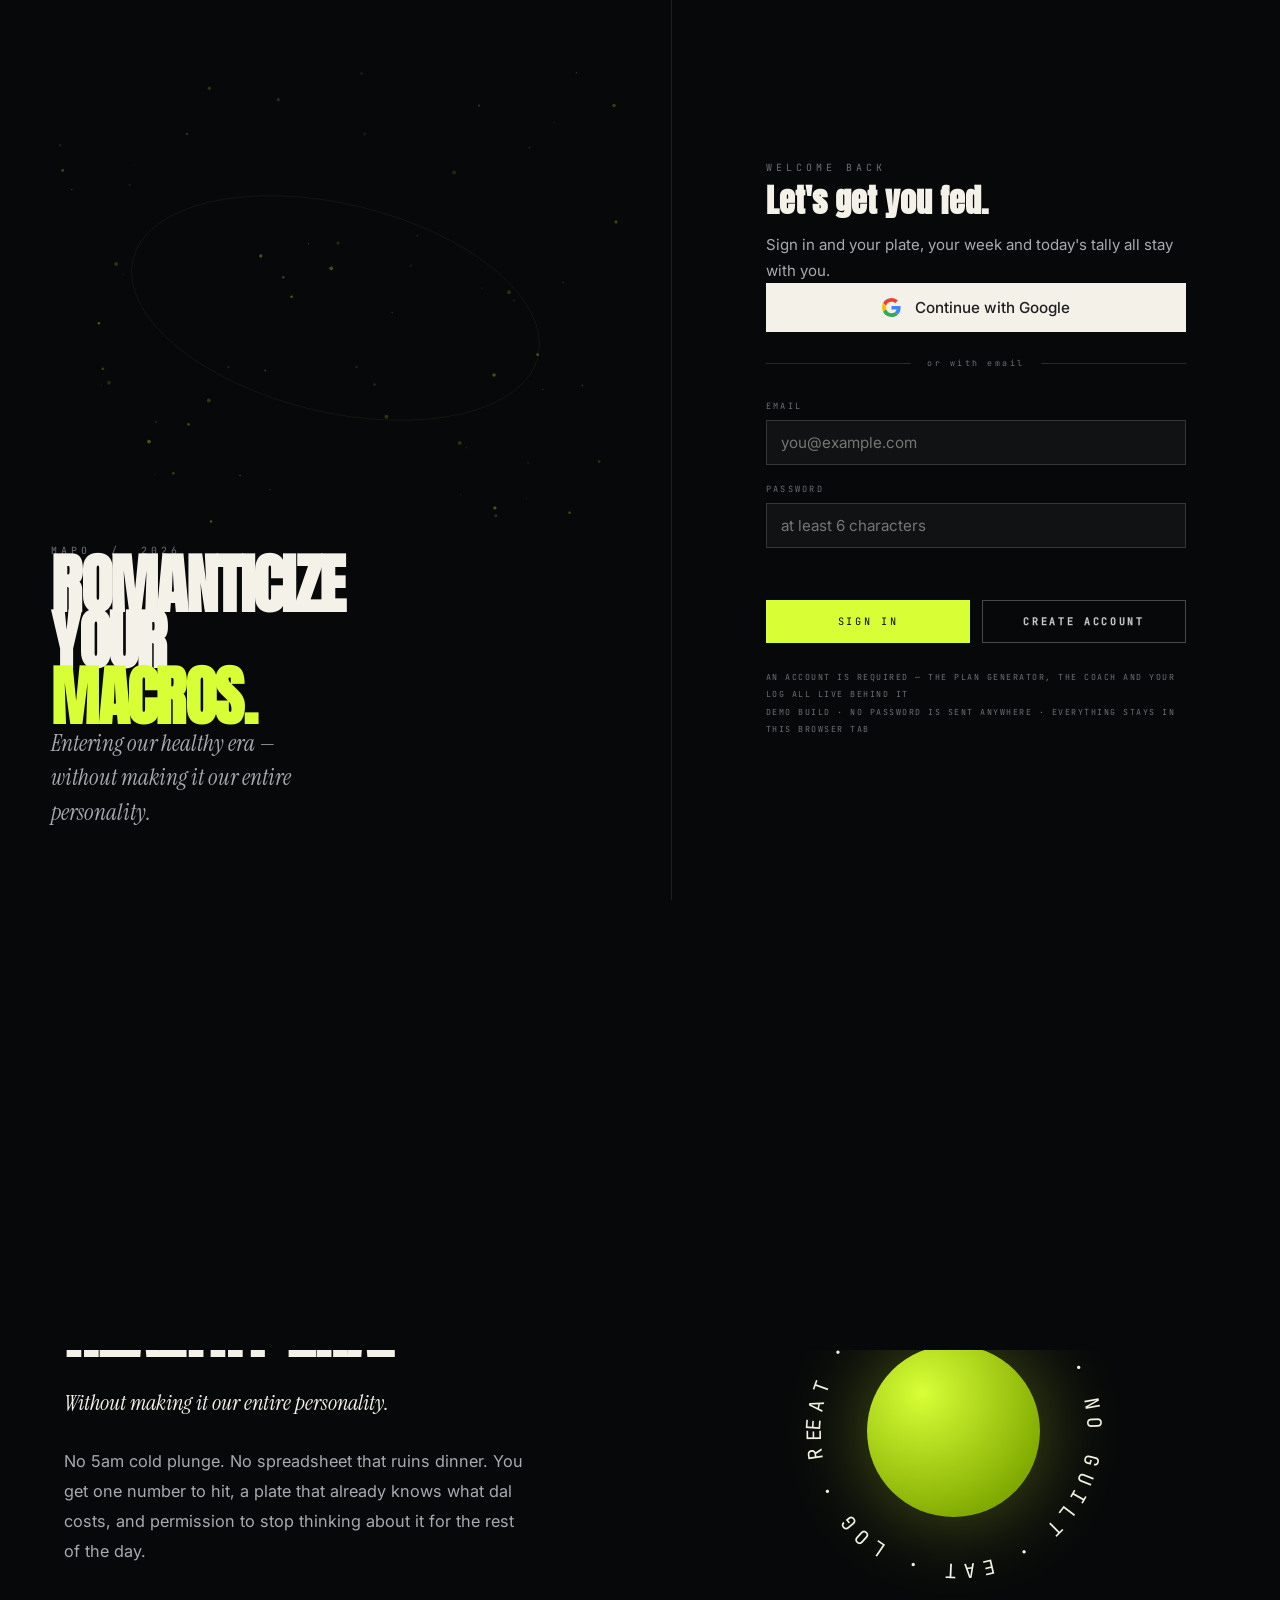
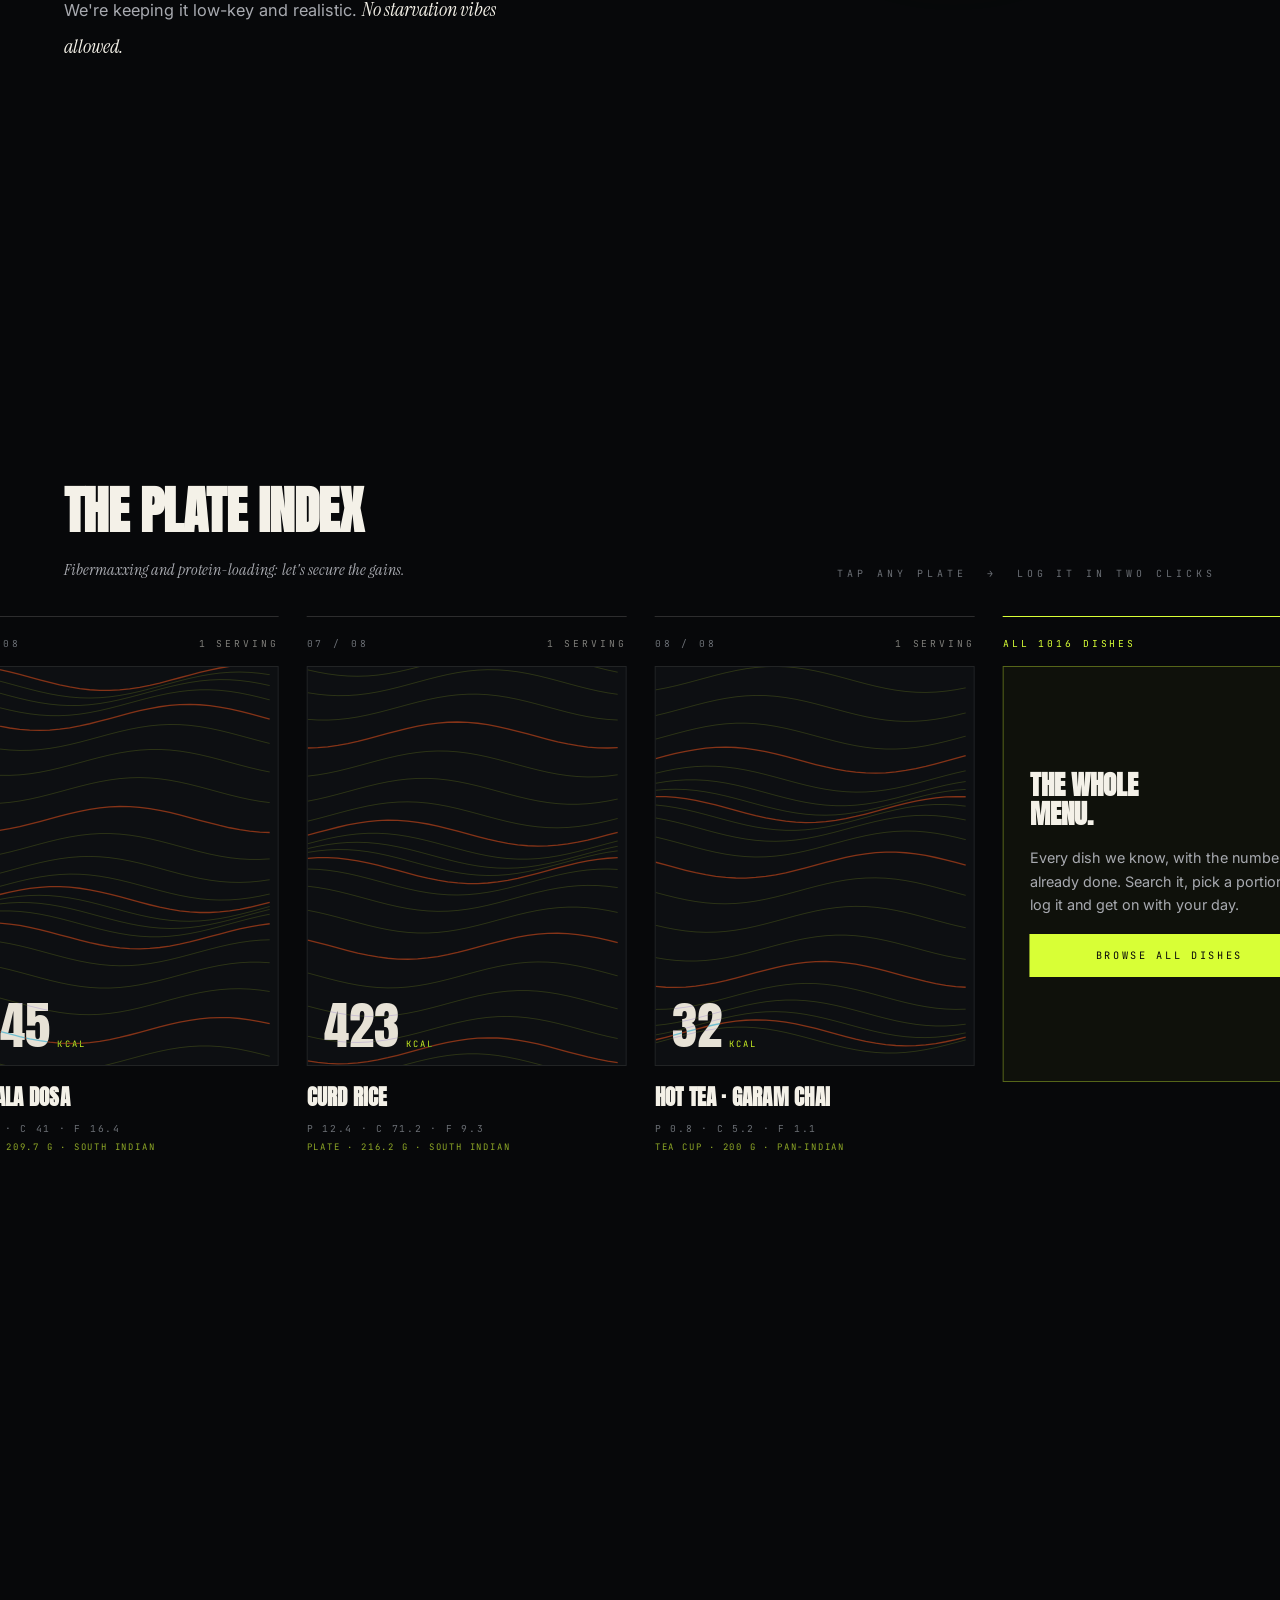
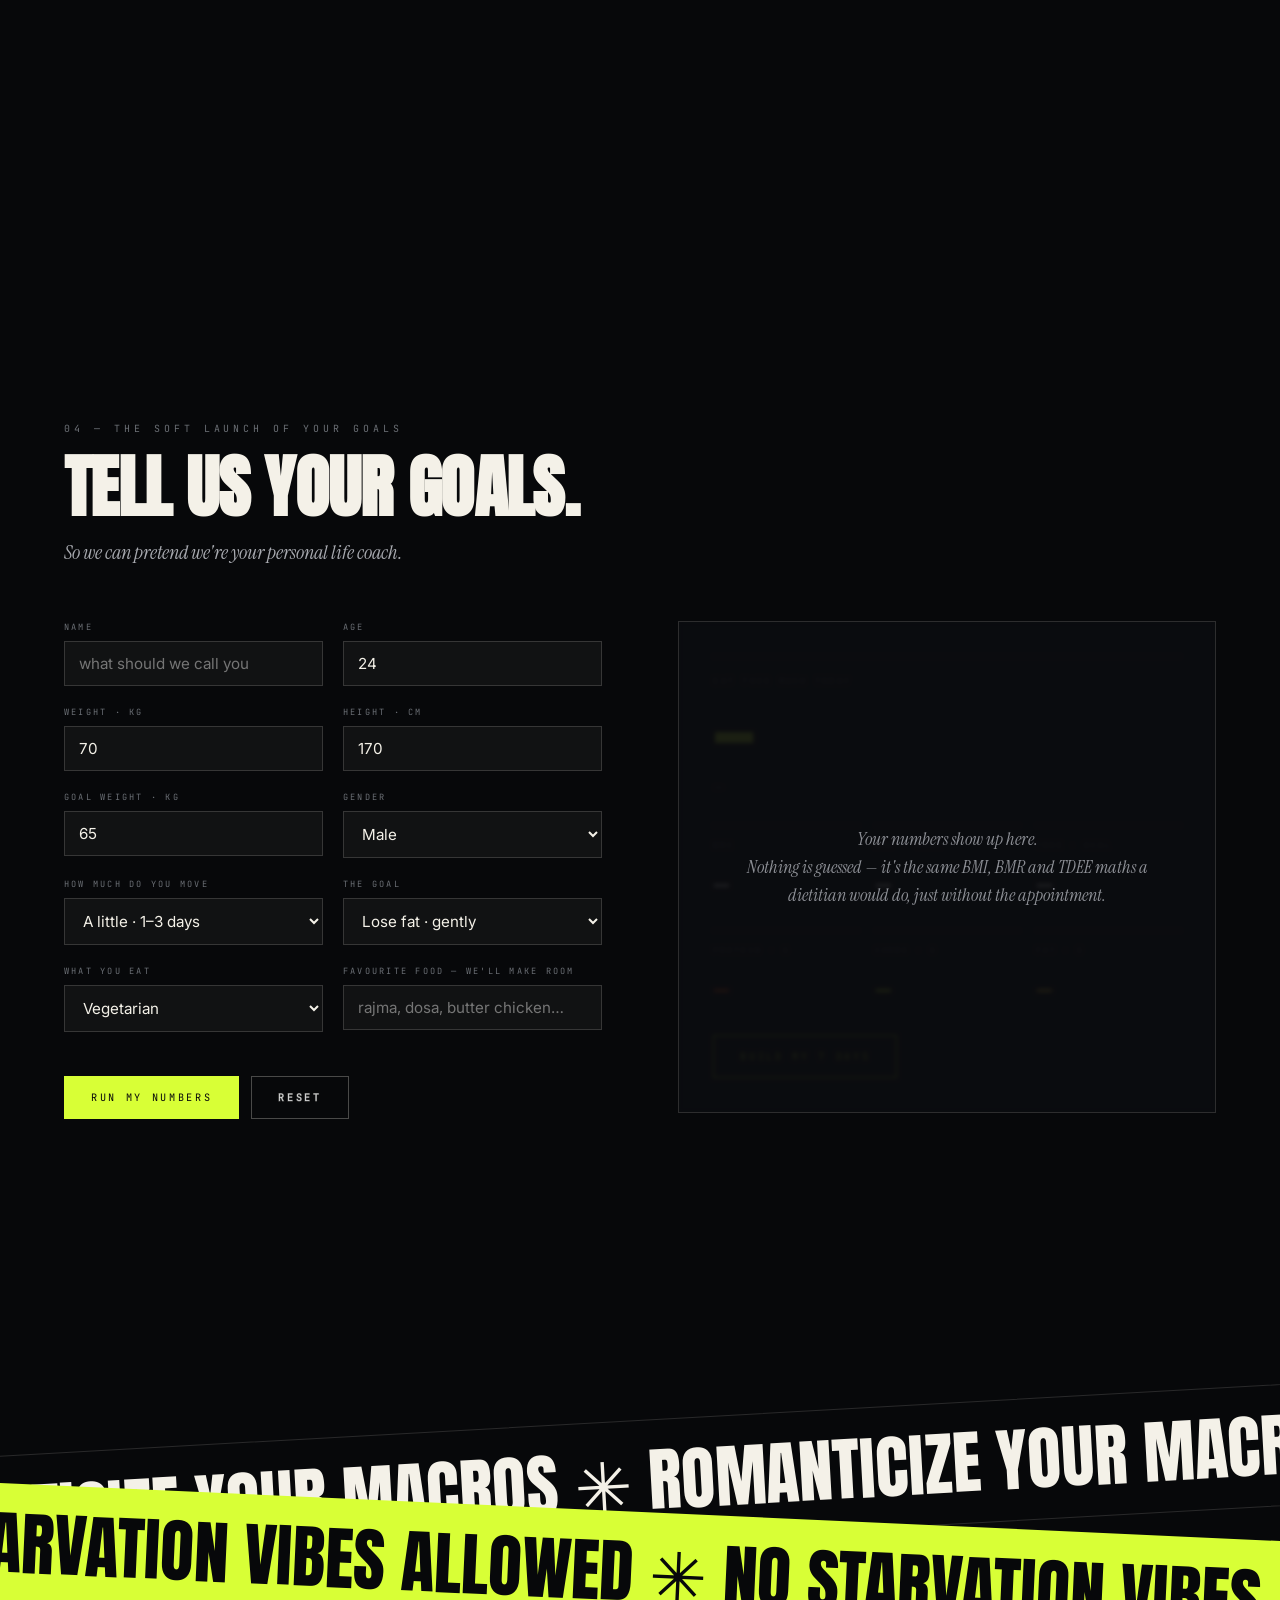
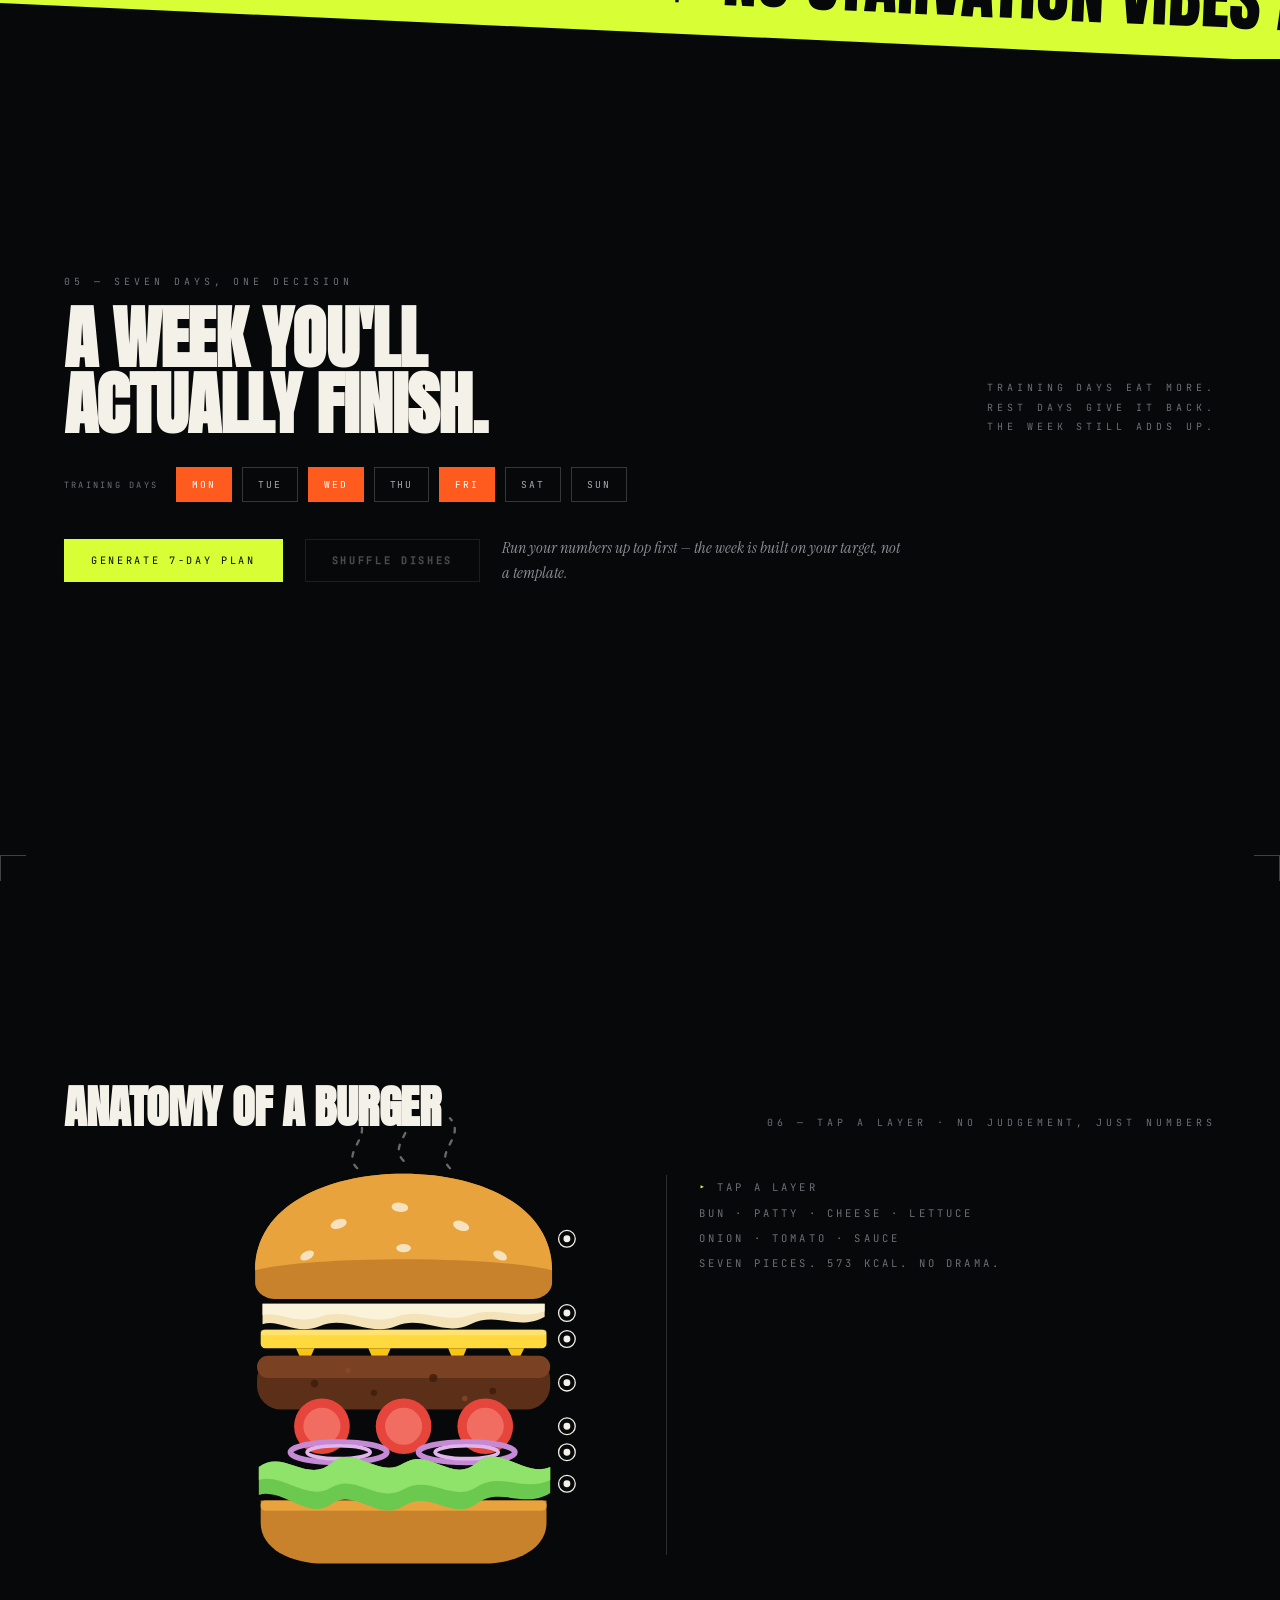
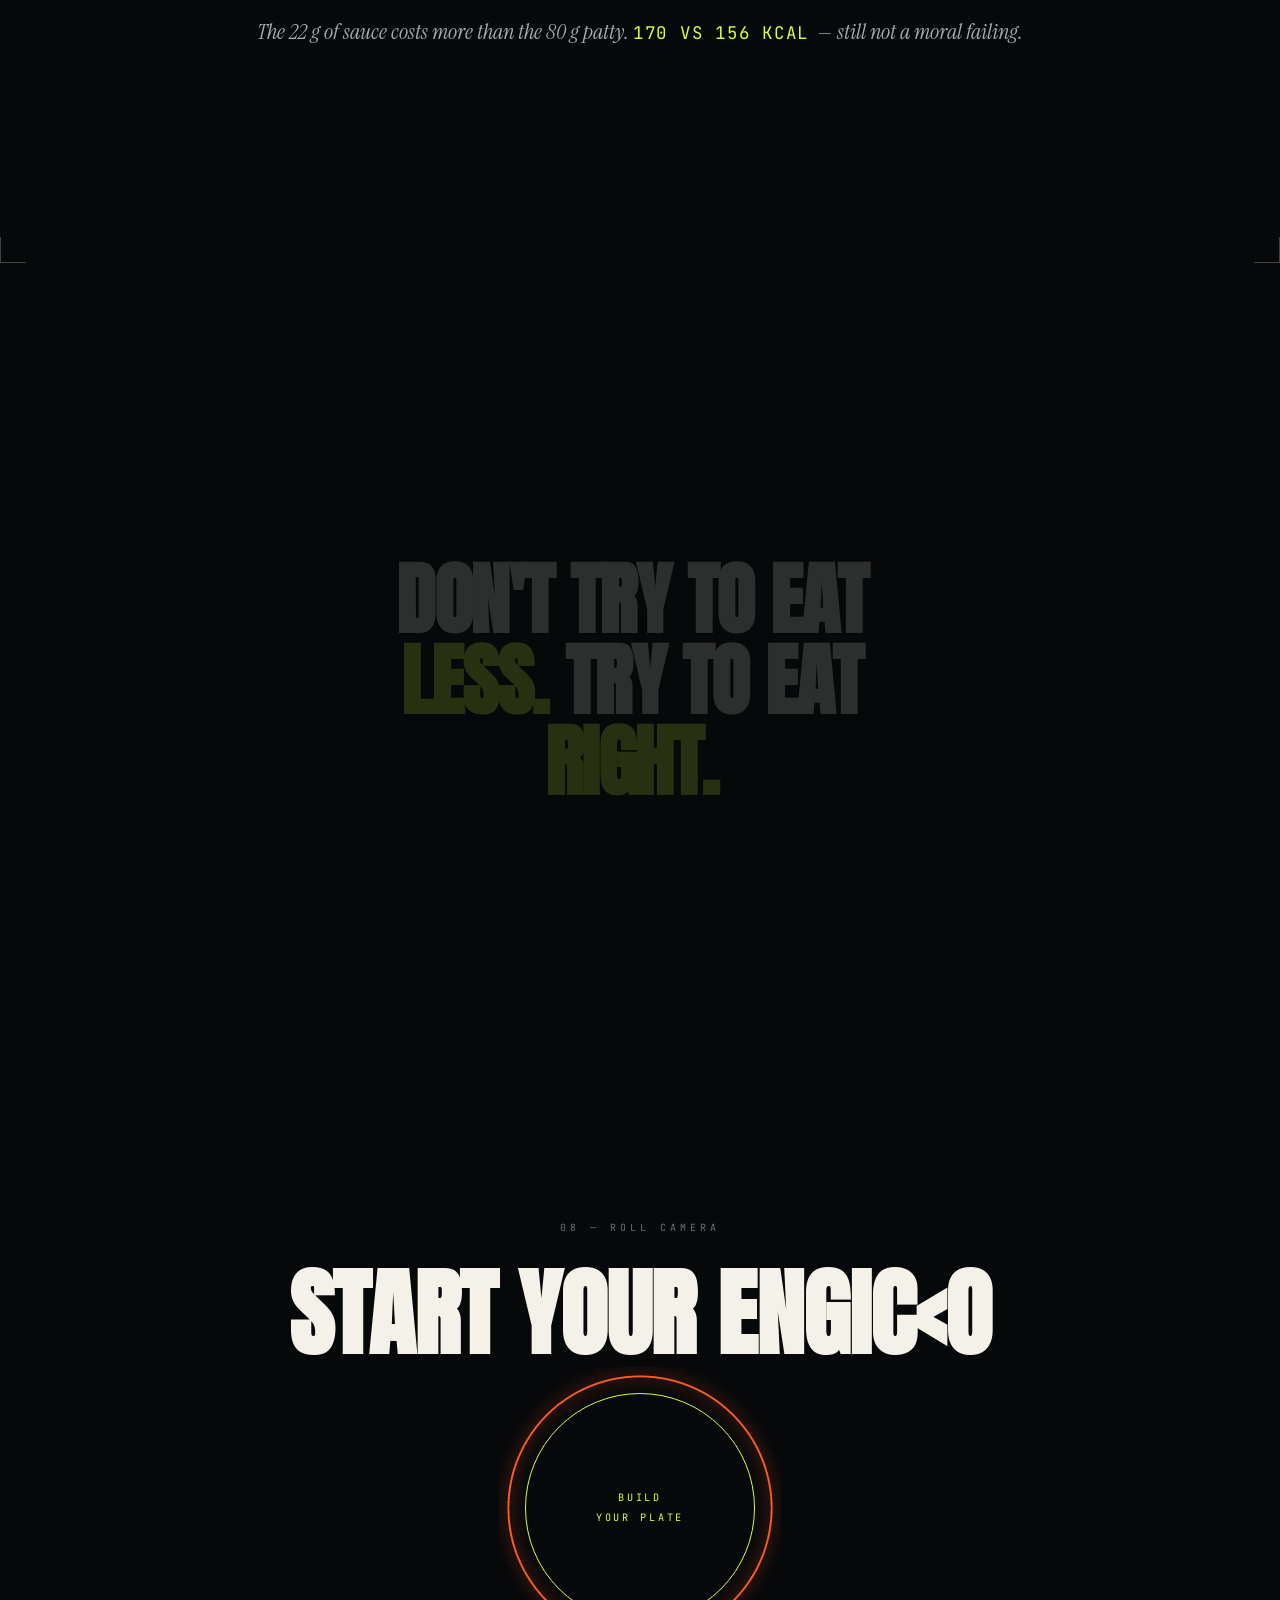
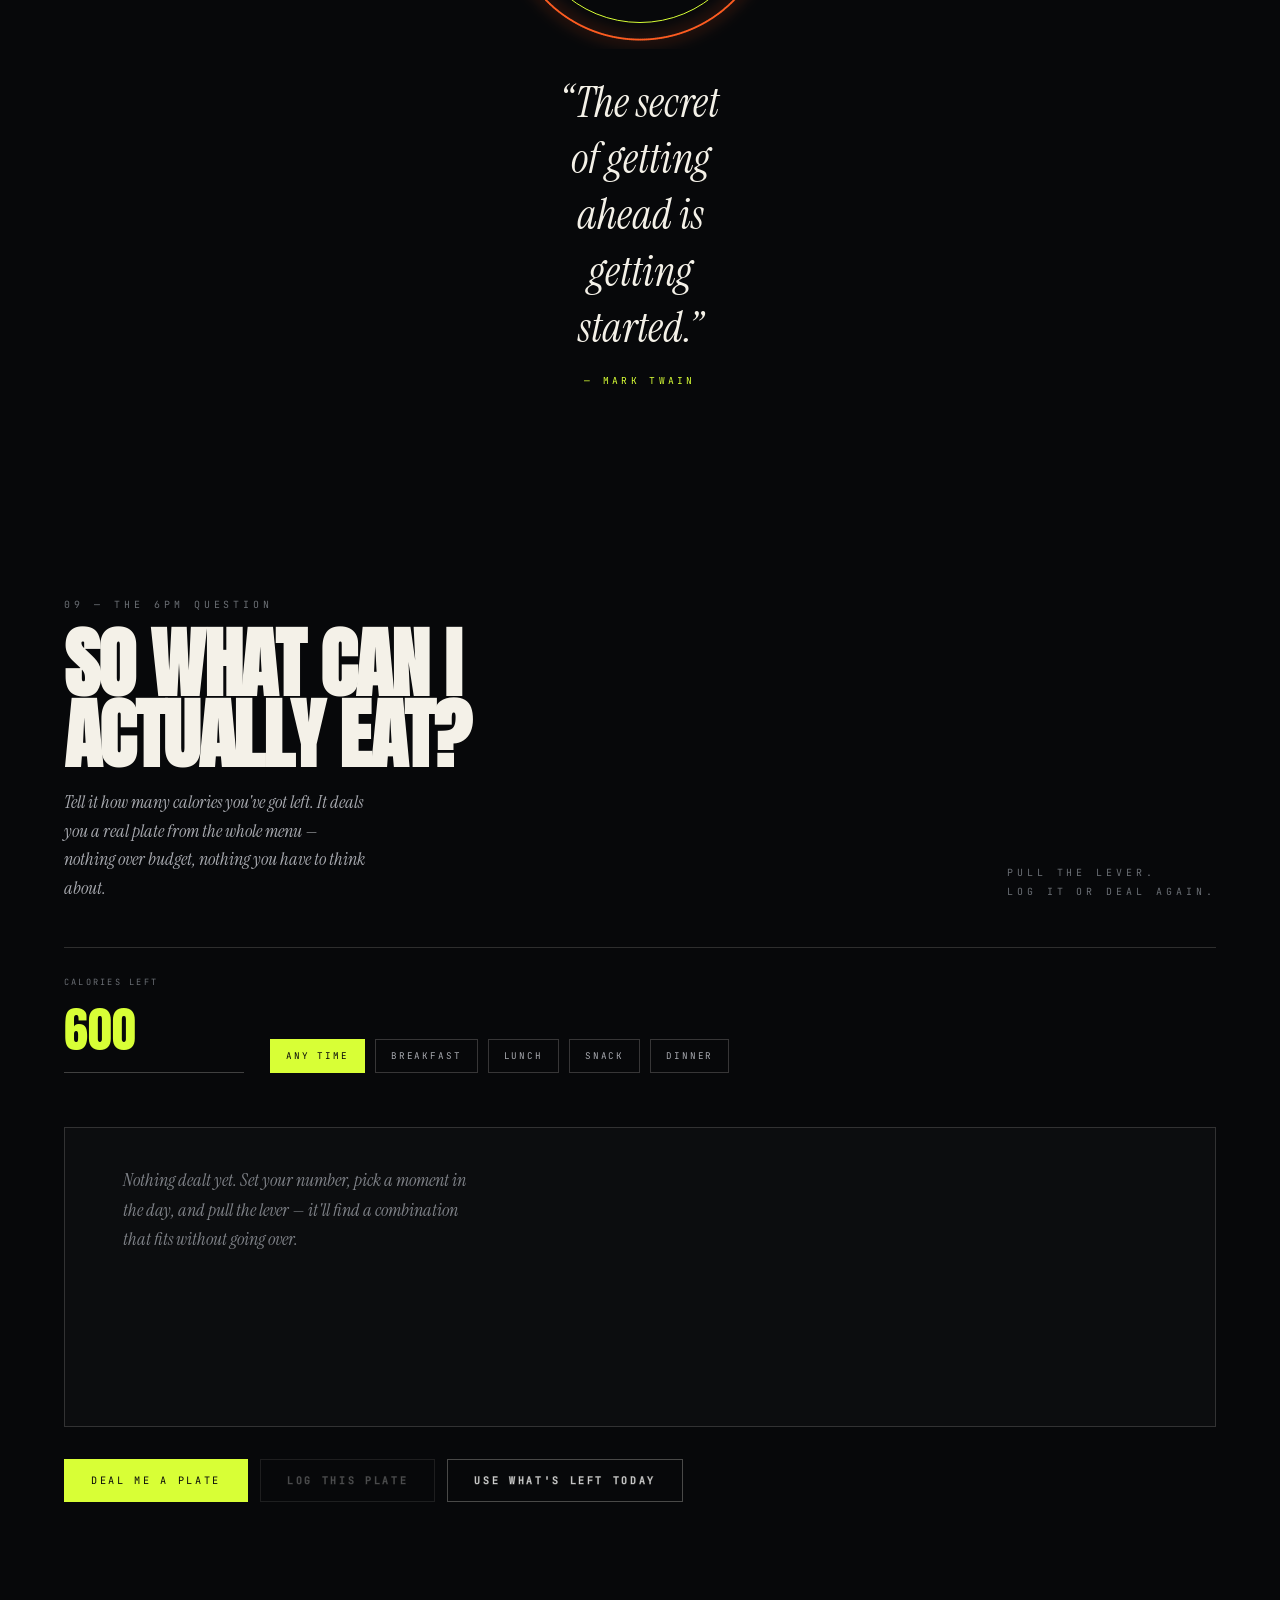
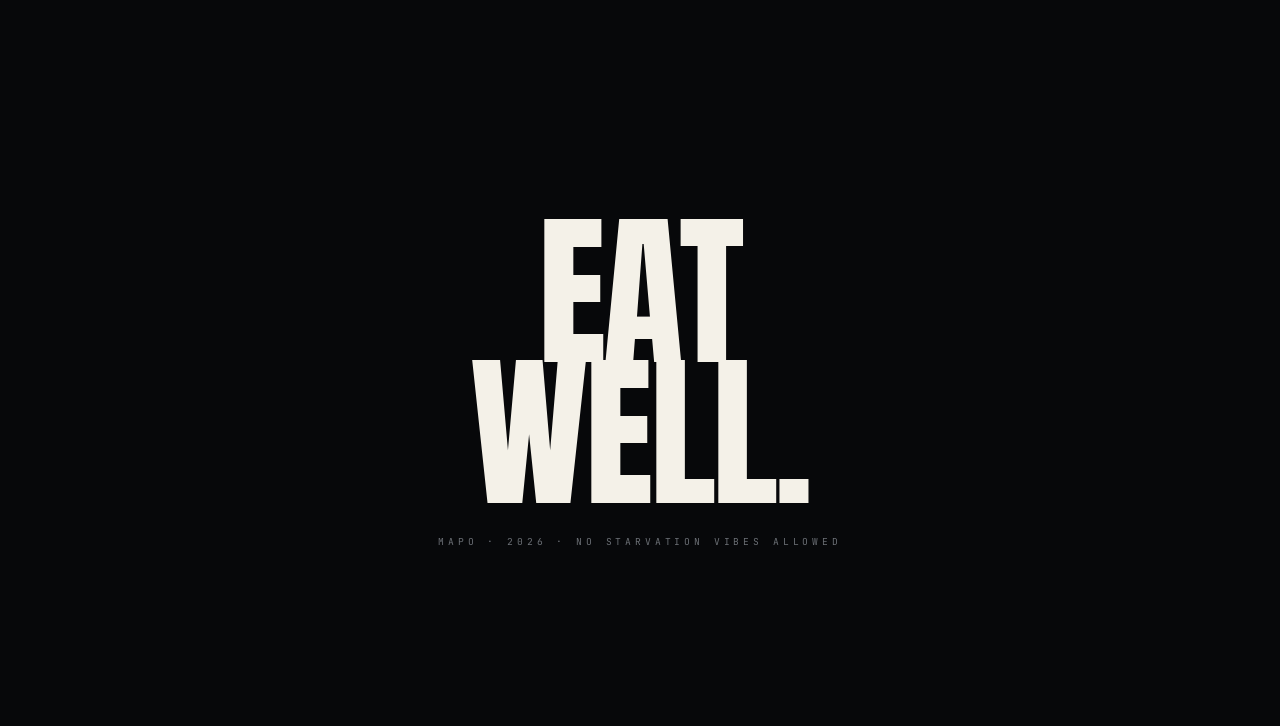
<file: frontend/standalone.html>
<!DOCTYPE html>
<html lang="en">
<head>
<meta charset="utf-8">
<meta name="viewport" content="width=device-width,initial-scale=1">
<title>MAPO — romanticize your macros</title>
<link rel="preconnect" href="https://fonts.googleapis.com">
<link rel="preconnect" href="https://fonts.gstatic.com" crossorigin>
<link href="https://fonts.googleapis.com/css2?family=Anton&family=Instrument+Serif:ital@0;1&family=JetBrains+Mono:wght@300;500&family=Inter:wght@300;400;500&display=swap" rel="stylesheet">
<style>
:root{
  --ink:#07080a;
  --bone:#f4f1e8;
  --acid:#d8ff36;
  --saffron:#ff5b1f;
  --mute:#6b6f75;
  --bar:64px;
}
*{margin:0;padding:0;box-sizing:border-box}
html{scroll-behavior:auto}
body{
  background:var(--ink); color:var(--bone);
  font-family:'Inter',system-ui,sans-serif;
  overflow-x:hidden; cursor:none;
}
::selection{background:var(--acid);color:var(--ink)}
/* anything the user actually operates gets a real cursor back */
.ui,.ui *{cursor:auto}
button,input,select,label{font-family:inherit}

/* ══════════ PRELOADER ══════════ */
#pre{position:fixed;inset:0;z-index:999;background:var(--ink);
  display:flex;align-items:flex-end;justify-content:space-between;padding:0 5vw 8vh}
#pre.done{pointer-events:none}
#pre .l{font-family:'JetBrains Mono',monospace;font-size:.68rem;letter-spacing:.4em;
  text-transform:uppercase;color:var(--mute)}
#pre .n{font-family:'Anton',sans-serif;font-size:clamp(5rem,18vw,16rem);line-height:.8;
  color:var(--bone)}
#pre .n span{color:var(--acid)}
#pre .barline{position:absolute;left:5vw;right:5vw;bottom:6vh;height:1px;
  background:rgba(244,241,232,.15)}
#pre .barfill{height:100%;width:0;background:var(--acid);transition:width .2s linear}
.curtain{position:fixed;left:0;width:100%;height:50vh;background:var(--ink);z-index:998;
  pointer-events:none;
  transition:transform 1.05s cubic-bezier(.76,0,.24,1)}
#cTop{top:0}#cBot{bottom:0}
.lift #cTop{transform:translateY(-100%)}
.lift #cBot{transform:translateY(100%)}

/* ══════════ LOGIN GATE ══════════ */
#gate{position:fixed;inset:0;z-index:500;background:var(--ink);display:grid;
  grid-template-columns:1.05fr .95fr;opacity:0;pointer-events:none;
  transition:opacity .6s cubic-bezier(.16,1,.3,1)}
#gate.on{opacity:1;pointer-events:auto}
#gate.out{opacity:0;pointer-events:none}
#gate .brandside{position:relative;overflow:hidden;padding:8vh 4vw;
  display:flex;flex-direction:column;justify-content:space-between;
  border-right:1px solid rgba(244,241,232,.1)}
#gate canvas{position:absolute;inset:0;width:100%;height:100%;z-index:0;opacity:.85}
#gate .brandside>*{position:relative;z-index:1}
#gate .brandside h1{font-family:'Anton',sans-serif;font-size:clamp(2.1rem,5vw,4.6rem);
  line-height:.88;letter-spacing:-.025em;max-width:100%;overflow-wrap:break-word}
#gate .brandside h1 span{color:var(--acid)}
#gate .brandside .say{font-family:'Instrument Serif',serif;font-style:italic;
  font-size:clamp(1.05rem,1.8vw,1.5rem);color:#a8aab0;max-width:26ch;line-height:1.5}
#gate .formside{display:flex;align-items:center;justify-content:center;padding:8vh 5vw}
#gate .card{width:min(420px,100%)}
#gate .card h2{font-family:'Anton',sans-serif;font-size:2rem;margin-top:10px;line-height:1.05}
#gate .card .sub{font-size:.94rem;color:#a8aab0;line-height:1.7;margin-top:14px}
#gate .fields{display:grid;gap:18px;margin-top:32px}
#gate .row{display:flex;gap:12px;margin-top:26px;flex-wrap:wrap}
#gate .row .btn{flex:1;min-width:150px}
#gate .or{display:flex;align-items:center;gap:16px;margin:26px 0;
  font-family:'JetBrains Mono',monospace;font-size:.52rem;letter-spacing:.3em;color:var(--mute)}
#gate .or::before,#gate .or::after{content:'';flex:1;height:1px;background:rgba(244,241,232,.14)}
.gbtn{display:flex;align-items:center;justify-content:center;gap:14px;width:100%;
  padding:15px 20px;background:var(--bone);color:#1f2023;border:0;
  font-family:'Inter',sans-serif;font-size:.95rem;font-weight:500;
  transition:transform .2s,box-shadow .3s}
.gbtn:hover{transform:translateY(-2px);box-shadow:0 10px 30px rgba(244,241,232,.14)}
.gbtn svg{width:19px;height:19px;flex:0 0 auto}
#gate .fine{font-family:'JetBrains Mono',monospace;font-size:.52rem;letter-spacing:.18em;
  color:var(--mute);line-height:2.1;margin-top:26px;text-transform:uppercase}
#gate .skip{background:none;border:0;color:var(--mute);margin-top:20px;
  font-family:'JetBrains Mono',monospace;font-size:.58rem;letter-spacing:.26em;
  text-transform:uppercase;text-decoration:underline;text-underline-offset:5px;
  transition:color .25s}
#gate .skip:hover{color:var(--acid)}
#gate .err{color:var(--saffron);font-family:'JetBrains Mono',monospace;font-size:.6rem;
  letter-spacing:.16em;margin-top:16px;min-height:1em;text-transform:uppercase}
#whoami{position:fixed;top:24px;left:50%;transform:translateX(-50%);z-index:96;
  font-family:'JetBrains Mono',monospace;font-size:.6rem;letter-spacing:.26em;
  text-transform:uppercase;color:var(--acid);display:none;align-items:center;gap:10px}
#whoami button{background:none;border:0;color:var(--mute);font:inherit;
  text-decoration:underline;text-underline-offset:4px}
#whoami button:hover{color:var(--bone)}

/* ══════════ FILM HUD ══════════ */
.letterbox{position:fixed;left:0;width:100%;height:var(--bar);background:var(--ink);
  z-index:90;pointer-events:none}
#lbT{top:0;border-bottom:1px solid rgba(244,241,232,.08)}
#lbB{bottom:0;border-top:1px solid rgba(244,241,232,.08)}

.hud{position:fixed;z-index:95;font-family:'JetBrains Mono',monospace;
  font-size:.62rem;letter-spacing:.26em;text-transform:uppercase;pointer-events:none}
#hudTL{top:24px;left:5vw;display:flex;gap:18px;align-items:center;color:var(--mute)}
#hudTR{top:24px;right:5vw;color:var(--mute)}
#hudBL{bottom:24px;left:5vw;color:var(--mute)}
#hudBR{bottom:24px;right:5vw;color:var(--acid)}
.rec{display:inline-flex;align-items:center;gap:8px;color:var(--saffron)}
.rec i{width:8px;height:8px;border-radius:50%;background:var(--saffron);display:block;
  animation:rec 1.4s steps(2,end) infinite}
@keyframes rec{50%{opacity:0}}

#scrub{position:fixed;left:5vw;right:5vw;bottom:calc(var(--bar) - 14px);height:2px;
  background:rgba(244,241,232,.13);z-index:95;pointer-events:none}
#scrubFill{height:100%;width:0;background:var(--acid);box-shadow:0 0 14px var(--acid)}
.mark{position:absolute;top:-4px;width:1px;height:10px;background:rgba(244,241,232,.3)}

#grain{position:fixed;inset:-100px;z-index:80;pointer-events:none;opacity:.30;
  background-repeat:repeat;animation:grainShift .7s steps(6) infinite}
@keyframes grainShift{
  0%{transform:translate(0,0)}20%{transform:translate(-8px,6px)}
  40%{transform:translate(6px,-9px)}60%{transform:translate(-5px,-6px)}
  80%{transform:translate(9px,5px)}100%{transform:translate(0,0)}}
#vig{position:fixed;inset:0;z-index:81;pointer-events:none;
  background:radial-gradient(ellipse at center,transparent 42%,rgba(0,0,0,.72) 100%)}
#scan{position:fixed;inset:0;z-index:82;pointer-events:none;opacity:.18;
  background:repeating-linear-gradient(to bottom,rgba(0,0,0,.7) 0 1px,transparent 1px 3px);
  animation:roll 9s linear infinite}
@keyframes roll{to{background-position:0 300px}}
#flash{position:fixed;inset:0;z-index:88;pointer-events:none;background:var(--bone);
  opacity:0;mix-blend-mode:difference}
#flash.hit{animation:wipe .5s cubic-bezier(.76,0,.24,1)}
@keyframes wipe{
  0%{opacity:0;clip-path:inset(0 100% 0 0)}
  35%{opacity:.85;clip-path:inset(0 0 0 0)}
  100%{opacity:0;clip-path:inset(0 0 0 100%)}}

/* ══════════ CURSOR ══════════ */
#cDot,#cRing{position:fixed;top:0;left:0;z-index:200;pointer-events:none;border-radius:50%}
#cDot{width:6px;height:6px;background:var(--acid);margin:-3px 0 0 -3px}
#cRing{width:44px;height:44px;border:1px solid rgba(244,241,232,.45);margin:-22px 0 0 -22px;
  transition:width .3s,height .3s,margin .3s,border-color .3s,background .3s,opacity .3s}
#cRing.big{width:96px;height:96px;margin:-48px 0 0 -48px;border-color:var(--acid);
  background:rgba(216,255,54,.08)}
#cRing.big::after{content:attr(data-l);position:absolute;inset:0;display:flex;
  align-items:center;justify-content:center;font-family:'JetBrains Mono',monospace;
  font-size:.5rem;letter-spacing:.2em;color:var(--acid)}
#cRing.off,#cDot.off{opacity:0}

/* ══════════ LAYOUT ══════════ */
main{position:relative;z-index:10}
section{position:relative;padding:0 5vw}
.tagline{font-family:'JetBrains Mono',monospace;font-size:.62rem;letter-spacing:.4em;
  text-transform:uppercase;color:var(--mute)}
.serif{font-family:'Instrument Serif',serif;font-style:italic;font-weight:400}

/* ══════════ SHARED CONTROLS ══════════ */
.btn{display:inline-flex;align-items:center;justify-content:center;gap:10px;
  padding:14px 26px;border:1px solid var(--acid);background:transparent;color:var(--acid);
  font-family:'JetBrains Mono',monospace;font-size:.64rem;letter-spacing:.26em;
  text-transform:uppercase;transition:background .25s,color .25s,transform .25s}
.btn:hover{background:var(--acid);color:var(--ink)}
.btn:active{transform:scale(.97)}
.btn.solid{background:var(--acid);color:var(--ink)}
.btn.solid:hover{background:var(--bone);border-color:var(--bone)}
.btn.ghost{border-color:rgba(244,241,232,.28);color:#c9ccd2}
.btn.ghost:hover{background:rgba(244,241,232,.1);color:var(--bone)}
.btn[disabled]{opacity:.35;pointer-events:none}
.field{display:block}
.field span{display:block;font-family:'JetBrains Mono',monospace;font-size:.54rem;
  letter-spacing:.26em;color:var(--mute);text-transform:uppercase;margin-bottom:8px}
.field input,.field select{width:100%;background:rgba(244,241,232,.04);color:var(--bone);
  border:1px solid rgba(244,241,232,.16);padding:12px 14px;font-size:.95rem;
  font-family:'Inter',sans-serif;outline:none;transition:border-color .25s,background .25s}
.field input:focus,.field select:focus{border-color:var(--acid);background:rgba(216,255,54,.05)}
.field select option{background:#0d0f12;color:var(--bone)}

/* ══════════ TODAY TRAY ══════════ */
#trayBtn{position:fixed;right:5vw;bottom:calc(var(--bar) + 18px);z-index:120;
  display:flex;align-items:center;gap:14px;padding:12px 18px 12px 12px;
  background:rgba(10,12,14,.9);border:1px solid rgba(244,241,232,.18);
  backdrop-filter:blur(10px);transition:border-color .3s,transform .3s;
  transform:translateY(140%)}
#trayBtn.up{transform:none}
#trayBtn:hover{border-color:var(--acid)}
#trayBtn .ring{width:38px;height:38px;flex:0 0 auto;position:relative}
#trayBtn .ring svg{transform:rotate(-90deg)}
#trayBtn .ring circle{fill:none;stroke-width:3}
#trayBtn .ring .bg{stroke:rgba(244,241,232,.16)}
#trayBtn .ring .fg{stroke:var(--acid);stroke-linecap:round;
  transition:stroke-dashoffset .6s cubic-bezier(.16,1,.3,1)}
#trayBtn .txt{text-align:left;font-family:'JetBrains Mono',monospace}
#trayBtn .txt b{display:block;font-size:.78rem;letter-spacing:.12em;color:var(--bone);font-weight:500}
#trayBtn .txt span{display:block;font-size:.52rem;letter-spacing:.24em;color:var(--mute);margin-top:4px}
#trayBtn .pop{position:absolute;top:-10px;left:-8px;background:var(--saffron);color:#fff;
  font-family:'JetBrains Mono',monospace;font-size:.5rem;letter-spacing:.1em;
  padding:3px 7px;opacity:0;transform:translateY(6px);transition:opacity .3s,transform .3s}
#trayBtn .pop.show{opacity:1;transform:none}

/* ══════════ DRAWER (food card + log list + day detail) ══════════ */
#scrim{position:fixed;inset:0;z-index:130;background:rgba(4,5,6,.72);
  backdrop-filter:blur(4px);opacity:0;pointer-events:none;transition:opacity .35s}
#scrim.on{opacity:1;pointer-events:auto}
#drawer{position:fixed;top:0;right:0;height:100%;width:min(460px,92vw);z-index:140;
  background:#0b0d10;border-left:1px solid rgba(244,241,232,.16);
  transform:translateX(102%);transition:transform .5s cubic-bezier(.16,1,.3,1);
  display:flex;flex-direction:column;overflow:hidden}
#drawer.on{transform:none}
#drawer header{padding:26px 28px 18px;border-bottom:1px solid rgba(244,241,232,.12);
  display:flex;justify-content:space-between;align-items:flex-start;gap:16px}
#drawer header .k{font-family:'JetBrains Mono',monospace;font-size:.54rem;
  letter-spacing:.3em;color:var(--mute);text-transform:uppercase}
#drawer header h3{font-family:'Anton',sans-serif;font-size:1.5rem;margin-top:8px;
  line-height:1.05;letter-spacing:.01em}
#drawer .x{background:none;border:1px solid rgba(244,241,232,.2);color:var(--mute);
  width:34px;height:34px;flex:0 0 auto;font-size:1rem;line-height:1;
  transition:color .25s,border-color .25s}
#drawer .x:hover{color:var(--acid);border-color:var(--acid)}
#drawer .body{padding:24px 28px 28px;overflow-y:auto;flex:1}
#drawer footer{padding:18px 28px;border-top:1px solid rgba(244,241,232,.12);
  display:flex;gap:12px;align-items:center}
#drawer footer .btn{flex:1}

.bigkc{font-family:'Anton',sans-serif;font-size:4.2rem;line-height:.9;color:var(--acid)}
.bigkc i{font-style:normal;font-family:'JetBrains Mono',monospace;font-size:.2em;
  letter-spacing:.24em;color:var(--mute);margin-left:10px;vertical-align:middle}
.mrow{display:grid;grid-template-columns:repeat(3,1fr);gap:14px;margin-top:22px}
.mrow div{border-top:1px solid rgba(244,241,232,.16);padding-top:12px}
.mrow div span{display:block;font-family:'JetBrains Mono',monospace;font-size:.5rem;
  letter-spacing:.24em;color:var(--mute)}
.mrow div b{display:block;font-family:'Anton',sans-serif;font-size:1.5rem;
  font-weight:400;margin-top:6px}
.mrow div.p b{color:var(--saffron)}
.mrow div.c b{color:var(--acid)}
.mrow div.f b{color:#ffd93d}
.meta{font-family:'JetBrains Mono',monospace;font-size:.54rem;letter-spacing:.2em;
  color:var(--mute);text-transform:uppercase;line-height:2.1;margin-top:22px}
.meta b{color:rgba(244,241,232,.66);font-weight:400}
.stepper{display:flex;align-items:center;gap:14px;margin-top:26px;
  border-top:1px solid rgba(244,241,232,.16);padding-top:20px}
.stepper span{font-family:'JetBrains Mono',monospace;font-size:.54rem;
  letter-spacing:.24em;color:var(--mute);flex:1}
.stepper button{width:36px;height:36px;background:transparent;color:var(--bone);
  border:1px solid rgba(244,241,232,.22);font-size:1.1rem;line-height:1;
  transition:border-color .2s,color .2s}
.stepper button:hover{border-color:var(--acid);color:var(--acid)}
.stepper b{font-family:'Anton',sans-serif;font-size:1.3rem;font-weight:400;
  min-width:52px;text-align:center}

.logrow{display:flex;justify-content:space-between;align-items:center;gap:14px;
  padding:14px 0;border-bottom:1px solid rgba(244,241,232,.1)}
.logrow .n{font-size:.92rem;line-height:1.35}
.logrow .n small{display:block;font-family:'JetBrains Mono',monospace;font-size:.52rem;
  letter-spacing:.2em;color:var(--mute);margin-top:5px;text-transform:uppercase}
.logrow .k{font-family:'Anton',sans-serif;font-size:1.25rem;color:var(--acid);flex:0 0 auto}
.logrow .rm{background:none;border:0;color:var(--mute);font-family:'JetBrains Mono',monospace;
  font-size:.6rem;letter-spacing:.2em;transition:color .2s;flex:0 0 auto}
.logrow .rm:hover{color:var(--saffron)}
.empty{font-family:'Instrument Serif',serif;font-style:italic;color:#8d9096;
  font-size:1.05rem;line-height:1.6;padding:30px 0}


/* ══════════ COACH ══════════ */
#coachBtn{position:fixed;left:5vw;bottom:calc(var(--bar) + 18px);z-index:120;
  display:flex;align-items:center;gap:12px;padding:12px 20px 12px 14px;
  background:rgba(10,12,14,.9);border:1px solid rgba(244,241,232,.18);
  backdrop-filter:blur(10px);transform:translateY(140%);
  transition:border-color .3s,transform .3s}
#coachBtn.up{transform:none}
#coachBtn:hover{border-color:var(--acid)}
#coachBtn .dot{width:9px;height:9px;border-radius:50%;background:var(--acid);
  box-shadow:0 0 12px var(--acid);animation:blip 1.8s steps(2) infinite;flex:0 0 auto}
#coachBtn .t{font-family:'JetBrains Mono',monospace;text-align:left}
#coachBtn .t b{display:block;font-size:.72rem;letter-spacing:.16em;color:var(--bone);font-weight:500}
#coachBtn .t span{display:block;font-size:.5rem;letter-spacing:.24em;color:var(--mute);margin-top:4px}

#coach{position:fixed;left:0;top:0;height:100%;width:min(430px,94vw);z-index:140;
  background:#0b0d10;border-right:1px solid rgba(244,241,232,.16);
  transform:translateX(-102%);transition:transform .5s cubic-bezier(.16,1,.3,1);
  display:flex;flex-direction:column;overflow:hidden}
#coach.on{transform:none}
#coach header{padding:24px 26px 16px;border-bottom:1px solid rgba(244,241,232,.12)}
#coach header .top{display:flex;justify-content:space-between;align-items:flex-start;gap:14px}
#coach header .k{font-family:'JetBrains Mono',monospace;font-size:.52rem;letter-spacing:.3em;
  color:var(--mute);text-transform:uppercase}
#coach header h3{font-family:'Anton',sans-serif;font-size:1.5rem;margin-top:8px;letter-spacing:.01em}
#coach .x{background:none;border:1px solid rgba(244,241,232,.2);color:var(--mute);
  width:34px;height:34px;flex:0 0 auto;transition:color .25s,border-color .25s}
#coach .x:hover{color:var(--acid);border-color:var(--acid)}
.modesw{display:flex;margin-top:16px;border:1px solid rgba(244,241,232,.16)}
.modesw button{flex:1;padding:10px;background:transparent;color:var(--mute);
  font-family:'JetBrains Mono',monospace;font-size:.54rem;letter-spacing:.24em;
  text-transform:uppercase;transition:all .25s}
.modesw button.on{background:var(--acid);color:var(--ink)}
#coachLog{flex:1;overflow-y:auto;padding:22px 26px;display:flex;flex-direction:column;gap:18px}
.msg{max-width:88%;font-size:.94rem;line-height:1.65}
.msg.bot{align-self:flex-start;color:#d6d8dc;border-left:2px solid var(--acid);padding-left:16px}
.msg.you{align-self:flex-end;text-align:right;color:var(--bone);
  border-right:2px solid rgba(244,241,232,.3);padding-right:16px}
.msg strong{color:var(--acid);font-weight:500}
.msg .who{display:block;font-family:'JetBrains Mono',monospace;font-size:.5rem;
  letter-spacing:.26em;color:var(--mute);text-transform:uppercase;margin-bottom:8px}
.msg .picks{display:flex;flex-wrap:wrap;gap:8px;margin-top:14px}
.msg .picks button{padding:8px 12px;background:transparent;border:1px solid rgba(216,255,54,.4);
  color:var(--acid);font-family:'JetBrains Mono',monospace;font-size:.52rem;
  letter-spacing:.16em;text-transform:uppercase;transition:background .25s,color .25s}
.msg .picks button:hover{background:var(--acid);color:var(--ink)}
.typing span{display:inline-block;width:5px;height:5px;border-radius:50%;background:var(--acid);
  margin-right:5px;animation:tp 1.1s ease-in-out infinite}
.typing span:nth-child(2){animation-delay:.15s}
.typing span:nth-child(3){animation-delay:.3s}
@keyframes tp{0%,60%,100%{opacity:.25;transform:translateY(0)}30%{opacity:1;transform:translateY(-4px)}}
#coach .quick{display:flex;gap:8px;flex-wrap:wrap;padding:0 26px 14px}
#coach .quick button{padding:9px 13px;background:transparent;border:1px solid rgba(244,241,232,.18);
  color:#a8aab0;font-family:'JetBrains Mono',monospace;font-size:.5rem;letter-spacing:.16em;
  text-transform:uppercase;transition:all .25s}
#coach .quick button:hover{border-color:var(--acid);color:var(--acid)}
#coach footer{padding:16px 26px;border-top:1px solid rgba(244,241,232,.12);display:flex;gap:10px}
#coach footer input{flex:1;background:rgba(244,241,232,.04);border:1px solid rgba(244,241,232,.16);
  color:var(--bone);padding:13px 14px;font-size:.94rem;outline:none;transition:border-color .25s}
#coach footer input:focus{border-color:var(--acid)}
#coach footer button{padding:0 20px;background:var(--acid);color:var(--ink);border:0;
  font-family:'JetBrains Mono',monospace;font-size:.56rem;letter-spacing:.2em;text-transform:uppercase}
@media(max-width:960px){#coachBtn{left:4vw}}

/* ── SCENE 1 : HERO ── */
#s1{height:100vh;display:flex;flex-direction:column;justify-content:center;overflow:hidden}
#orb{position:absolute;inset:0;width:100%;height:100%;z-index:-1}
.kin{overflow:hidden}
.kin b{display:block;font-family:'Anton',sans-serif;font-weight:400;
  font-size:clamp(3.2rem,13vw,12.5rem);line-height:.83;letter-spacing:-.02em;
  transform:translateY(115%) skewY(7deg);opacity:0;
  transition:transform 1.15s cubic-bezier(.16,1,.3,1),opacity 1.15s}
.go .kin b{transform:none;opacity:1}
.kin:nth-child(3) b{transition-delay:.10s}
.kin:nth-child(4) b{transition-delay:.20s}
.ghost{color:transparent;-webkit-text-stroke:1px rgba(244,241,232,.35)}
.hot{color:var(--acid)}
.chroma{position:relative}
.chroma::before,.chroma::after{content:attr(data-t);position:absolute;inset:0}
.chroma::before{color:var(--saffron);animation:ab1 4s infinite}
.chroma::after{color:#1fd6ff;animation:ab2 5.5s infinite}
@keyframes ab1{0%,92%{transform:none;opacity:0}94%{transform:translate(-5px,2px);opacity:.7}100%{opacity:0}}
@keyframes ab2{0%,95%{transform:none;opacity:0}97%{transform:translate(5px,-3px);opacity:.6}100%{opacity:0}}
#s1 .foot{display:flex;justify-content:space-between;align-items:flex-end;
  margin-top:5vh;gap:30px;flex-wrap:wrap}
#s1 .foot p{max-width:400px;font-size:1rem;line-height:1.7;color:#a8aab0}
.scrollcue{font-family:'JetBrains Mono',monospace;font-size:.58rem;letter-spacing:.3em;
  color:var(--mute);display:flex;align-items:center;gap:12px}
.scrollcue span{width:52px;height:1px;background:var(--mute);position:relative;overflow:hidden}
.scrollcue span::after{content:'';position:absolute;inset:0;background:var(--acid);
  animation:cue 2.1s cubic-bezier(.76,0,.24,1) infinite}
@keyframes cue{0%{transform:translateX(-100%)}60%,100%{transform:translateX(100%)}}

/* ── reveal utility ── */
.rv{opacity:0;transform:translateY(46px);
  transition:opacity 1s cubic-bezier(.16,1,.3,1),transform 1s cubic-bezier(.16,1,.3,1)}
.rv.in{opacity:1;transform:none}

/* ── SCENE 2 : HEALTHY ERA ── */
#s2{min-height:118vh;display:flex;align-items:center}
#s2 .wrap{display:grid;grid-template-columns:1fr 1fr;gap:8vw;align-items:center;width:100%}
.scramble{font-family:'Anton',sans-serif;font-size:clamp(2.2rem,5.4vw,5rem);
  line-height:.95;letter-spacing:-.01em}
#s2 p{font-size:1.02rem;line-height:1.85;color:#a8aab0;margin-top:26px;max-width:470px}
#s2 p em{font-family:'Instrument Serif',serif;font-style:italic;color:var(--bone);font-size:1.2em}
.badge{position:relative;width:min(30vw,360px);aspect-ratio:1;margin:auto}
.badge .spin{position:absolute;inset:0;animation:spin 22s linear infinite}
@keyframes spin{to{transform:rotate(360deg)}}
.badge .core{position:absolute;inset:26%;border-radius:50%;
  background:radial-gradient(circle at 32% 28%,var(--acid),#7fa800 78%);
  animation:breathe 4.2s ease-in-out infinite;
  box-shadow:0 0 90px rgba(216,255,54,.35)}
@keyframes breathe{0%,100%{transform:scale(1)}50%{transform:scale(1.09)}}
.badge text{font-family:'JetBrains Mono',monospace;font-size:11px;letter-spacing:.32em;
  fill:var(--bone);text-transform:uppercase}

/* ── SCENE 3 : PINNED HORIZONTAL PLATE INDEX ── */
#s3{height:520vh;padding:0}
#s3 .sticky{position:sticky;top:0;height:100vh;overflow:hidden;
  display:flex;flex-direction:column;justify-content:center}
#s3 .head{padding:0 5vw;display:flex;justify-content:space-between;align-items:flex-end;
  margin-bottom:4vh;gap:24px;flex-wrap:wrap}
#s3 .head h2{font-family:'Anton',sans-serif;font-size:clamp(1.8rem,4vw,3.4rem);
  letter-spacing:-.01em}
#s3 .head .sub{font-family:'Instrument Serif',serif;font-style:italic;
  color:#a8aab0;font-size:1.02rem;margin-top:10px;max-width:420px}
.track{display:flex;gap:2.2vw;padding:0 5vw;will-change:transform}
.plate{flex:0 0 clamp(240px,25vw,380px);border-top:1px solid rgba(244,241,232,.16);
  padding-top:20px;position:relative;transition:transform .4s cubic-bezier(.16,1,.3,1)}
.plate:hover{transform:translateY(-8px)}
.plate .idx{font-family:'JetBrains Mono',monospace;font-size:.6rem;letter-spacing:.3em;
  color:var(--mute);display:flex;justify-content:space-between}
.plate .idx b{color:rgba(244,241,232,.5);font-weight:400}
.plate .art{margin-top:16px;aspect-ratio:4/5;position:relative;overflow:hidden;
  background:#0d0f12;border:1px solid rgba(244,241,232,.09);transition:border-color .3s}
.plate .art canvas{position:absolute;inset:0;width:100%;height:100%}
.plate .art .kc{position:absolute;left:16px;bottom:14px;font-family:'Anton',sans-serif;
  font-size:3.2rem;line-height:1;color:var(--bone);mix-blend-mode:difference}
.plate .art .kc i{font-style:normal;font-family:'JetBrains Mono',monospace;font-size:.55rem;
  letter-spacing:.24em;margin-left:7px;color:var(--acid)}
.plate .art .tap{position:absolute;inset:0;display:flex;align-items:center;
  justify-content:center;background:rgba(216,255,54,.1);opacity:0;transition:opacity .3s;
  font-family:'JetBrains Mono',monospace;font-size:.58rem;letter-spacing:.3em;color:var(--acid)}
.plate:hover .art .tap{opacity:1}
.plate:hover .art{border-color:var(--acid)}
.plate h3{font-family:'Anton',sans-serif;font-size:1.3rem;margin-top:16px;letter-spacing:.01em}
.plate .macro{font-family:'JetBrains Mono',monospace;font-size:.6rem;letter-spacing:.18em;
  color:var(--mute);margin-top:9px}
.plate .serv{font-family:'JetBrains Mono',monospace;font-size:.56rem;letter-spacing:.2em;
  color:rgba(216,255,54,.65);margin-top:6px}
.searchcard{flex:0 0 clamp(260px,26vw,400px);border-top:1px solid var(--acid);padding-top:20px}
.searchcard .idx{font-family:'JetBrains Mono',monospace;font-size:.6rem;letter-spacing:.3em;
  color:var(--acid)}
.searchcard .box{margin-top:16px;aspect-ratio:4/5;border:1px solid rgba(216,255,54,.35);
  background:rgba(216,255,54,.04);padding:26px;display:flex;flex-direction:column;
  justify-content:center;gap:18px}
.searchcard h3{font-family:'Anton',sans-serif;font-size:1.7rem;line-height:1.05}
.searchcard p{font-size:.9rem;color:#a8aab0;line-height:1.6}

/* ── SCENE 4 : GOALS ── */
#s4{padding-top:20vh;padding-bottom:20vh}
#s4 .grid{display:grid;grid-template-columns:1fr 1fr;gap:6vw;margin-top:6vh;align-items:start}
.form{display:grid;grid-template-columns:1fr 1fr;gap:20px}
.form .wide{grid-column:1/-1}
.readout{border:1px solid rgba(244,241,232,.14);padding:34px;position:relative;
  background:rgba(244,241,232,.02)}
.readout .lock{position:absolute;inset:0;display:flex;align-items:center;justify-content:center;
  text-align:center;padding:40px;background:rgba(11,13,16,.92);z-index:2;
  font-family:'Instrument Serif',serif;font-style:italic;font-size:1.1rem;color:#8d9096;
  line-height:1.6;transition:opacity .5s;backdrop-filter:blur(2px)}
.readout.done .lock{opacity:0;pointer-events:none}
.bigstat{border-top:1px solid rgba(244,241,232,.16);padding-top:18px;margin-bottom:26px}
.bigstat span{font-family:'JetBrains Mono',monospace;font-size:.54rem;letter-spacing:.26em;
  color:var(--mute);display:block}
.bigstat b{display:block;font-family:'Anton',sans-serif;font-size:clamp(2.6rem,6vw,4.4rem);
  line-height:.95;margin-top:10px;color:var(--acid)}
.bigstat em{font-style:normal;font-family:'Instrument Serif',serif;font-size:.95rem;
  color:#a8aab0;display:block;margin-top:12px;font-style:italic;line-height:1.55}
.trio{display:grid;grid-template-columns:repeat(3,1fr);gap:16px;margin-bottom:26px}
.trio div{border-top:1px solid rgba(244,241,232,.16);padding-top:14px}
.trio span{font-family:'JetBrains Mono',monospace;font-size:.5rem;letter-spacing:.24em;
  color:var(--mute);display:block}
.trio b{display:block;font-family:'Anton',sans-serif;font-size:1.9rem;font-weight:400;margin-top:8px}

/* ── SCENE 5 : 7-DAY PLAN ── */
#s7{padding-top:18vh;padding-bottom:20vh}
#s7 .cap{display:flex;justify-content:space-between;align-items:flex-end;gap:24px;flex-wrap:wrap}
#s7 h2{font-family:'Anton',sans-serif;font-size:clamp(2rem,5.4vw,4.6rem);line-height:.95;
  letter-spacing:-.01em;margin-top:18px}
.daypick{display:flex;gap:10px;flex-wrap:wrap;margin-top:30px;align-items:center}
.daypick .lab{font-family:'JetBrains Mono',monospace;font-size:.54rem;letter-spacing:.26em;
  color:var(--mute);text-transform:uppercase;margin-right:8px}
.dchip{padding:10px 15px;border:1px solid rgba(244,241,232,.2);background:transparent;
  color:#a8aab0;font-family:'JetBrains Mono',monospace;font-size:.6rem;letter-spacing:.2em;
  transition:all .25s}
.dchip:hover{border-color:rgba(216,255,54,.5);color:var(--bone)}
.dchip.on{background:var(--saffron);border-color:var(--saffron);color:#fff}
.weekbar{display:flex;gap:22px;align-items:center;flex-wrap:wrap;margin-top:34px}
.weekbar .note{font-family:'Instrument Serif',serif;font-style:italic;color:#8d9096;
  font-size:.98rem;max-width:400px;line-height:1.55}
.week{display:grid;grid-template-columns:repeat(auto-fit,minmax(190px,1fr));gap:18px;
  margin-top:6vh;padding-bottom:90px}
.daycard{border-top:1px solid rgba(244,241,232,.16);padding-top:18px;position:relative;
  transition:transform .35s cubic-bezier(.16,1,.3,1);opacity:0;transform:translateY(24px)}
.daycard.in{opacity:1;transform:none}
.daycard:hover{transform:translateY(-6px)}
.daycard .d{font-family:'JetBrains Mono',monospace;font-size:.56rem;letter-spacing:.28em;
  color:var(--mute);display:flex;justify-content:space-between;align-items:center}
.daycard .d i{font-style:normal;font-size:.92em;padding:3px 8px}
.daycard.train .d i{background:var(--saffron);color:#fff}
.daycard.rest .d i{background:rgba(244,241,232,.12);color:#c9ccd2}
.daycard .kc{font-family:'Anton',sans-serif;font-size:2.6rem;line-height:1;margin-top:14px}
.daycard.train .kc{color:var(--saffron)}
.daycard.rest .kc{color:var(--acid)}
.daycard .kc i{font-style:normal;font-family:'JetBrains Mono',monospace;font-size:.24em;
  letter-spacing:.2em;color:var(--mute);margin-left:8px}
.daycard .mm{font-family:'JetBrains Mono',monospace;font-size:.54rem;letter-spacing:.16em;
  color:var(--mute);margin-top:12px;line-height:2}
.daycard .peek{margin-top:14px;font-size:.84rem;color:#9da0a6;line-height:1.65;
  border-top:1px solid rgba(244,241,232,.1);padding-top:12px}
.daycard .acts{display:flex;gap:8px;margin-top:16px}
.daycard .acts button{flex:1;padding:10px 8px;font-size:.54rem;letter-spacing:.18em}
.weektotal{margin-top:5vh;border-top:1px solid rgba(244,241,232,.16);padding-top:22px;
  display:flex;gap:40px;flex-wrap:wrap;align-items:flex-end}
.weektotal div span{font-family:'JetBrains Mono',monospace;font-size:.52rem;
  letter-spacing:.24em;color:var(--mute);display:block}
.weektotal div b{font-family:'Anton',sans-serif;font-size:2.2rem;font-weight:400;
  display:block;margin-top:8px}

/* meal blocks inside drawer */
.mealblk{border-top:1px solid rgba(244,241,232,.14);padding:16px 0}
.mealblk .h{display:flex;justify-content:space-between;align-items:baseline;
  font-family:'JetBrains Mono',monospace;font-size:.54rem;letter-spacing:.26em;
  color:var(--mute);text-transform:uppercase}
.mealblk .h b{color:var(--acid);font-weight:400}
.mealblk ul{list-style:none;margin-top:12px}
.mealblk li{display:flex;justify-content:space-between;gap:14px;padding:7px 0;
  font-size:.9rem;color:#c9ccd2;line-height:1.4}
.mealblk li i{font-style:normal;font-family:'JetBrains Mono',monospace;font-size:.62rem;
  color:var(--mute);flex:0 0 auto;letter-spacing:.1em}

/* ── ANATOMY ── */
#sB{min-height:100vh;display:flex;flex-direction:column;justify-content:center;
  padding:16vh 5vw}
#sB .cap{display:flex;justify-content:space-between;align-items:baseline;
  gap:20px;margin-bottom:2vh;flex-wrap:wrap}
#sB .cap h2{font-family:'Anton',sans-serif;font-size:clamp(1.6rem,3.6vw,3rem);
  letter-spacing:-.01em}
.stage{position:relative;display:flex;align-items:center;
  gap:clamp(30px,6vw,90px);justify-content:center}
.burgerwrap{position:relative;width:clamp(230px,29vw,380px);flex:0 0 auto;
  animation:bob 6s ease-in-out infinite}
@keyframes bob{0%,100%{transform:translateY(0)}50%{transform:translateY(-9px)}}
.burgerwrap svg{width:100%;height:auto;overflow:visible}
.layer{cursor:none;transition:transform .7s cubic-bezier(.16,1,.3,1),opacity .45s,filter .45s}
.layer:hover{transform:translateX(-14px)}
.layer.dim{opacity:.20;filter:grayscale(.7)}
.layer.sel{transform:translateX(-46px) scale(1.05);filter:drop-shadow(0 0 34px currentColor)}
.hot2{cursor:none;transition:opacity .5s}
.hot2 circle{fill:none;stroke:var(--bone);stroke-width:1.4}
.hot2 .pulse{transform-box:fill-box;transform-origin:center;animation:hot 2.4s ease-out infinite}
.hot2 .core2{fill:var(--bone)}
@keyframes hot{0%{transform:scale(.5);opacity:.9}100%{transform:scale(2.3);opacity:0}}
.hot2:nth-of-type(2) .pulse{animation-delay:.3s}
.hot2:nth-of-type(3) .pulse{animation-delay:.6s}
.hot2:nth-of-type(4) .pulse{animation-delay:.9s}
.hot2:nth-of-type(5) .pulse{animation-delay:1.2s}
.hot2:nth-of-type(6) .pulse{animation-delay:1.5s}
.hot2:nth-of-type(7) .pulse{animation-delay:1.8s}
.hots.hide{opacity:0;pointer-events:none}
.steam path{stroke:rgba(244,241,232,.42);stroke-width:2.5;fill:none;stroke-linecap:round;
  stroke-dasharray:5 9;animation:steam 3.4s linear infinite}
.steam path:nth-child(2){animation-delay:-1.1s}
.steam path:nth-child(3){animation-delay:-2.2s}
@keyframes steam{to{stroke-dashoffset:-56}}
.detail{position:relative;width:clamp(260px,31vw,420px);flex:0 0 auto;
  min-height:380px;border-left:1px solid rgba(244,241,232,.16);padding-left:32px}
.detail .prompt{font-family:'JetBrains Mono',monospace;font-size:.66rem;
  letter-spacing:.3em;text-transform:uppercase;color:var(--mute);line-height:2.4}
.detail .prompt b{color:var(--acid);font-weight:400;animation:blip 1.6s steps(2) infinite}
@keyframes blip{50%{opacity:.25}}
.dcard{opacity:0;transform:translateY(18px);
  transition:opacity .5s,transform .5s cubic-bezier(.16,1,.3,1)}
.dcard.on{opacity:1;transform:none}
.dcard .part{font-family:'JetBrains Mono',monospace;font-size:.58rem;
  letter-spacing:.32em;text-transform:uppercase;color:var(--mute)}
.dcard .macro2{font-family:'Anton',sans-serif;line-height:.92;margin-top:10px;
  font-size:clamp(2rem,4.2vw,3.5rem)}
.dcard .role2{font-family:'Instrument Serif',serif;font-style:italic;
  font-size:1.06rem;color:#c9ccd2;margin-top:16px;line-height:1.55}
.dcard .stats2{display:flex;gap:24px;margin-top:22px;
  border-top:1px solid rgba(244,241,232,.14);padding-top:16px;flex-wrap:wrap}
.dcard .stats2 div span{display:block;font-family:'JetBrains Mono',monospace;
  font-size:.52rem;letter-spacing:.24em;color:var(--mute)}
.dcard .stats2 div b{font-family:'Anton',sans-serif;font-size:1.6rem;font-weight:400}
.dens{margin-top:20px}
.dens .lab2{display:flex;justify-content:space-between;gap:12px;
  font-family:'JetBrains Mono',monospace;font-size:.52rem;letter-spacing:.22em;
  color:var(--mute);margin-bottom:8px}
.dens .trk{height:4px;background:rgba(244,241,232,.12);overflow:hidden}
.dens .fl{height:100%;width:0;background:currentColor;
  transition:width .9s cubic-bezier(.16,1,.3,1) .15s;box-shadow:0 0 14px currentColor}
.corner{position:absolute;width:26px;height:26px;border:1px solid rgba(244,241,232,.25)}
.c1{top:-6vh;left:0;border-right:0;border-bottom:0}
.c2{top:-6vh;right:0;border-left:0;border-bottom:0}
.c3{bottom:-6vh;left:0;border-right:0;border-top:0}
.c4{bottom:-6vh;right:0;border-left:0;border-top:0}
#sB .kicker{text-align:center;margin-top:5vh;
  font-family:'Instrument Serif',serif;font-style:italic;
  font-size:clamp(1rem,1.9vw,1.4rem);color:#a8aab0}
#sB .kicker b{color:var(--acid);font-weight:400;font-style:normal;
  font-family:'JetBrains Mono',monospace;font-size:.78em;letter-spacing:.1em}

/* ── EQUATION ── */
#s5{min-height:105vh;display:flex;align-items:center;justify-content:center;text-align:center}
.eq{font-family:'Anton',sans-serif;font-size:clamp(1.9rem,6.2vw,5.8rem);line-height:1.02;
  letter-spacing:-.02em;max-width:16ch}
.eq .w{display:inline-block;opacity:.16;transition:opacity .5s,color .5s}
.eq .w.lit{opacity:1}
.eq .w.acid{color:var(--acid)}

/* ── RIBBONS ── */
.ribbons{position:relative;height:34vh;margin:6vh 0;overflow:hidden}
.rib{position:absolute;left:-12%;width:124%;display:flex;gap:2.6rem;white-space:nowrap;
  font-family:'Anton',sans-serif;font-size:clamp(2rem,5.4vw,4.6rem);
  padding:.5rem 0;border-top:1px solid rgba(244,241,232,.14);
  border-bottom:1px solid rgba(244,241,232,.14)}
#rib1{top:22%;transform:rotate(-3.2deg);animation:mq1 26s linear infinite;color:var(--bone)}
#rib2{top:52%;transform:rotate(2.6deg);animation:mq2 22s linear infinite;
  background:var(--acid);color:var(--ink);border:none}
@keyframes mq1{to{transform:rotate(-3.2deg) translateX(-33.33%)}}
@keyframes mq2{from{transform:rotate(2.6deg) translateX(-33.33%)}to{transform:rotate(2.6deg) translateX(0)}}

/* ── CTA ── */
#s6{min-height:100vh;display:flex;flex-direction:column;align-items:center;
  justify-content:center;text-align:center;gap:34px}
.mag{position:relative;display:inline-flex;align-items:center;justify-content:center;
  width:230px;height:230px;border-radius:50%;border:1px solid var(--acid);
  font-family:'JetBrains Mono',monospace;font-size:.64rem;letter-spacing:.28em;
  text-transform:uppercase;color:var(--acid);transition:background .4s,color .4s;
  will-change:transform;text-align:center;line-height:2;background:transparent}
.mag:hover{background:var(--acid);color:var(--ink)}
.twain{margin-top:2vh;max-width:19ch}
.twain p{font-family:'Instrument Serif',serif;font-style:italic;
  font-size:clamp(1.3rem,3.4vw,2.6rem);line-height:1.35;color:var(--bone)}
.twain cite{display:block;margin-top:18px;font-style:normal;
  font-family:'JetBrains Mono',monospace;font-size:.6rem;letter-spacing:.34em;
  text-transform:uppercase;color:var(--acid)}

/* ── TACHOMETER on the CTA circle ── */
.magwrap{position:relative;display:inline-flex;align-items:center;justify-content:center}
.magwrap svg.tach{position:absolute;inset:-26px;width:calc(100% + 52px);height:calc(100% + 52px);
  transform:rotate(-90deg);pointer-events:none}
.magwrap svg.tach circle{fill:none;stroke-width:2;stroke-linecap:round}
.magwrap svg.tach .trk{stroke:rgba(244,241,232,.1)}
.magwrap svg.tach .ndl{stroke:var(--saffron);stroke-dasharray:1;stroke-dashoffset:1;
  filter:drop-shadow(0 0 8px var(--saffron))}
.magwrap.revving .mag{border-color:var(--saffron);color:var(--saffron);
  animation:shake .09s linear infinite}
@keyframes shake{
  0%{transform:translate(0,0)}25%{transform:translate(1.5px,-1px)}
  50%{transform:translate(-1px,1.5px)}75%{transform:translate(-1.5px,-1px)}
  100%{transform:translate(1px,1px)}}
.redline{position:absolute;bottom:-42px;left:50%;transform:translateX(-50%);
  font-family:'JetBrains Mono',monospace;font-size:.54rem;letter-spacing:.3em;
  color:var(--saffron);white-space:nowrap;opacity:0;transition:opacity .3s}
.magwrap.revving .redline{opacity:1}

/* ── FINALE : THE DEALER ── */
#deal{min-height:112vh;padding-top:16vh;padding-bottom:18vh}
#deal .cap{display:flex;justify-content:space-between;align-items:flex-end;gap:26px;flex-wrap:wrap}
#deal h2{font-family:'Anton',sans-serif;font-size:clamp(2rem,6vw,5.2rem);line-height:.92;
  letter-spacing:-.02em;margin-top:18px}
#deal .lede{font-family:'Instrument Serif',serif;font-style:italic;color:#a8aab0;
  font-size:1.15rem;max-width:38ch;line-height:1.55;margin-top:18px}
.dealbar{display:flex;gap:26px;flex-wrap:wrap;align-items:flex-end;margin-top:5vh;
  border-top:1px solid rgba(244,241,232,.16);padding-top:28px}
.dealbar .budget{flex:0 0 auto}
.dealbar .budget span{font-family:'JetBrains Mono',monospace;font-size:.54rem;
  letter-spacing:.26em;color:var(--mute);display:block;text-transform:uppercase}
.dealbar .budget input{width:180px;background:transparent;border:0;
  border-bottom:1px solid rgba(244,241,232,.24);color:var(--acid);
  font-family:'Anton',sans-serif;font-size:3rem;padding:6px 0;outline:none;
  transition:border-color .3s}
.dealbar .budget input:focus{border-color:var(--acid)}
.slotpick{display:flex;gap:10px;flex-wrap:wrap;align-items:center}
.spick{padding:10px 15px;border:1px solid rgba(244,241,232,.2);background:transparent;
  color:#a8aab0;font-family:'JetBrains Mono',monospace;font-size:.58rem;letter-spacing:.2em;
  text-transform:uppercase;transition:all .25s}
.spick:hover{border-color:rgba(216,255,54,.5);color:var(--bone)}
.spick.on{background:var(--acid);border-color:var(--acid);color:var(--ink)}

.reel{margin-top:6vh;border:1px solid rgba(244,241,232,.16);background:rgba(244,241,232,.02);
  min-height:300px;position:relative;overflow:hidden;padding:38px 5%}
.reel .waiting{font-family:'Instrument Serif',serif;font-style:italic;color:#7f8288;
  font-size:1.15rem;line-height:1.6;max-width:44ch}
.reel .spinner{font-family:'Anton',sans-serif;font-size:clamp(1.6rem,4.4vw,3.4rem);
  line-height:1.25;color:var(--bone);opacity:.9}
.reel .spinner div{white-space:nowrap;overflow:hidden;text-overflow:ellipsis}
.combo{display:grid;grid-template-columns:1fr auto;gap:30px;align-items:start}
.combo ol{list-style:none;counter-reset:c}
.combo li{counter-increment:c;display:flex;gap:18px;align-items:baseline;
  padding:14px 0;border-bottom:1px solid rgba(244,241,232,.1);
  opacity:0;transform:translateY(14px);
  animation:rise .55s cubic-bezier(.16,1,.3,1) forwards}
.combo li:nth-child(2){animation-delay:.1s}
.combo li:nth-child(3){animation-delay:.2s}
@keyframes rise{to{opacity:1;transform:none}}
.combo li .num{font-family:'JetBrains Mono',monospace;font-size:.6rem;letter-spacing:.2em;
  color:var(--acid);flex:0 0 auto}
.combo li .nm{font-family:'Anton',sans-serif;font-size:clamp(1.15rem,2.4vw,1.9rem);
  line-height:1.15;flex:1}
.combo li .nm small{display:block;font-family:'JetBrains Mono',monospace;
  font-size:.54rem;letter-spacing:.2em;color:var(--mute);margin-top:7px;
  text-transform:uppercase}
.combo li .kk{font-family:'Anton',sans-serif;font-size:1.5rem;color:var(--acid);flex:0 0 auto}
.combo .sum{text-align:right;min-width:180px}
.combo .sum b{display:block;font-family:'Anton',sans-serif;
  font-size:clamp(2.6rem,6vw,4.6rem);line-height:.9;color:var(--acid)}
.combo .sum span{font-family:'JetBrains Mono',monospace;font-size:.54rem;
  letter-spacing:.24em;color:var(--mute);display:block;margin-top:12px;line-height:2}
.combo .verdict{grid-column:1/-1;font-family:'Instrument Serif',serif;font-style:italic;
  font-size:1.15rem;color:#c9ccd2;border-top:1px solid rgba(244,241,232,.14);
  padding-top:20px;line-height:1.55}
.dealacts{display:flex;gap:12px;margin-top:32px;flex-wrap:wrap}
#dealMsg{font-family:'JetBrains Mono',monospace;font-size:.56rem;letter-spacing:.2em;
  text-transform:uppercase;color:var(--mute);margin-top:18px;min-height:1.4em;line-height:2}
#dealMsg b{color:var(--acid);font-weight:400}
#dealMsg.warn b{color:var(--saffron)}
.flashfield{animation:flashf .9s ease-out}
@keyframes flashf{0%{background:rgba(216,255,54,.22)}100%{background:transparent}}

.endcard{font-family:'Anton',sans-serif;font-size:clamp(3rem,13vw,11rem);line-height:.85;
  text-align:center;padding:14vh 5vw 20vh;letter-spacing:-.02em}
.endcard small{display:block;font-family:'JetBrains Mono',monospace;
  font-size:.6rem;letter-spacing:.4em;color:var(--mute);margin-top:34px;
  text-transform:uppercase}

@media(max-width:960px){
  #s2 .wrap,#s4 .grid{grid-template-columns:1fr;gap:8vh}
  .badge{width:62vw}
  .stage{flex-direction:column;gap:30px}
  .detail{width:86vw;border-left:0;border-top:1px solid rgba(244,241,232,.16);
    padding-left:0;padding-top:26px;min-height:320px}
  .layer.sel{transform:translateX(-22px) scale(1.04)}
  body{cursor:auto}
  #cDot,#cRing{display:none}
  .form{grid-template-columns:1fr}
  #trayBtn{right:4vw}
}
</style>
</head>
<body>

<!-- PRELOADER -->
<div id="pre">
  <div class="l">Loading your era<br>mapo / 2026</div>
  <div class="n"><span id="pct">0</span><span>%</span></div>
  <div class="barline"><div class="barfill" id="preBar"></div></div>
</div>
<div class="curtain" id="cTop"></div>
<div class="curtain" id="cBot"></div>

<!-- FILM HUD -->
<div class="letterbox" id="lbT"></div>
<div class="letterbox" id="lbB"></div>
<div class="hud" id="hudTL"><span class="rec"><i></i>REC</span><span id="tc">00:00:00:00</span></div>
<div class="hud" id="hudTR">MAPO — ROMANTICIZE YOUR MACROS</div>
<div class="hud" id="hudBL">NO STARVATION VIBES ALLOWED</div>
<div class="hud" id="hudBR"><span id="sceneLbl">SC 01 — THE HOOK</span></div>
<div id="scrub"><div id="scrubFill"></div></div>
<div id="grain"></div><div id="vig"></div><div id="scan"></div><div id="flash"></div>
<div id="cRing" data-l="LOOK"></div><div id="cDot"></div>

<!-- LOGIN GATE -->
<div id="gate" class="ui">
  <div class="brandside">
    <canvas id="gateCanvas"></canvas>
    <div class="tagline">MAPO &nbsp;/&nbsp; 2026</div>
    <h1>ROMANTICIZE<br>YOUR<br><span>MACROS.</span></h1>
    <div class="say">Entering our healthy era — without making it our entire personality.</div>
  </div>
  <div class="formside">
    <div class="card">
      <div class="tagline" id="gKicker">Welcome back</div>
      <h2 id="gHead">Let's get you fed.</h2>
      <div class="sub" id="gSub">Sign in and your plate, your week and today's tally all stay with you.</div>

      <button class="gbtn" id="gGoogle">
        <svg viewBox="0 0 48 48" aria-hidden="true">
          <path fill="#EA4335" d="M24 9.5c3.54 0 6.71 1.22 9.21 3.6l6.85-6.85C35.9 2.38 30.47 0 24 0 14.62 0 6.51 5.38 2.56 13.22l7.98 6.19C12.43 13.72 17.74 9.5 24 9.5z"/>
          <path fill="#4285F4" d="M46.98 24.55c0-1.57-.15-3.09-.38-4.55H24v9.02h12.94c-.58 2.96-2.26 5.48-4.78 7.18l7.73 6c4.51-4.18 7.09-10.36 7.09-17.65z"/>
          <path fill="#FBBC05" d="M10.53 28.59c-.48-1.45-.76-2.99-.76-4.59s.27-3.14.76-4.59l-7.98-6.19C.92 16.46 0 20.12 0 24c0 3.88.92 7.54 2.56 10.78l7.97-6.19z"/>
          <path fill="#34A853" d="M24 48c6.48 0 11.93-2.13 15.89-5.81l-7.73-6c-2.15 1.45-4.92 2.3-8.16 2.3-6.26 0-11.57-4.22-13.47-9.91l-7.98 6.19C6.51 42.62 14.62 48 24 48z"/>
        </svg>
        Continue with Google
      </button>
      <div id="gsiSlot"></div>

      <div class="or">or with email</div>

      <div class="fields">
        <label class="field"><span>Email</span>
          <input id="gEmail" type="email" placeholder="you@example.com" autocomplete="email"></label>
        <label class="field"><span>Password</span>
          <input id="gPass" type="password" placeholder="at least 6 characters" autocomplete="current-password"></label>
      </div>
      <div class="err" id="gErr"></div>
      <div class="row">
        <button class="btn solid" id="gIn">Sign in</button>
        <button class="btn ghost" id="gUp">Create account</button>
      </div>
      <div class="fine">
        An account is required — the plan generator, the coach and your log
        all live behind it<br>
        Demo build · no password is sent anywhere · everything stays in this browser tab
      </div>
    </div>
  </div>
</div>

<div id="whoami"><span id="whoName"></span><button id="signOut">sign out</button></div>

<audio id="rev" preload="auto" src="[data-uri]"></audio>

<!-- TODAY TRAY -->
<button id="trayBtn" class="ui" title="Open today's log">
  <span class="pop" id="trayPop">+0</span>
  <span class="ring"><svg width="38" height="38" viewBox="0 0 38 38">
    <circle class="bg" cx="19" cy="19" r="16"/>
    <circle class="fg" id="trayRing" cx="19" cy="19" r="16"
            stroke-dasharray="100.5" stroke-dashoffset="100.5"/>
  </svg></span>
  <span class="txt"><b id="trayKc">0 kcal</b><span id="trayNote">today · tap to open</span></span>
</button>


<!-- COACH -->
<button id="coachBtn" class="ui" title="Ask the coach">
  <span class="dot"></span>
  <span class="t"><b>Coach</b><span>hinglish · english</span></span>
</button>
<aside id="coach" class="ui" aria-hidden="true">
  <header>
    <div class="top">
      <div>
        <div class="k">MAPO Coach</div>
        <h3>Ask me anything.</h3>
      </div>
      <button class="x" id="coachClose" aria-label="Close">&#10005;</button>
    </div>
    <div class="modesw">
      <button class="on" data-mode="hinglish">Hinglish</button>
      <button data-mode="english">English</button>
    </div>
  </header>
  <div id="coachLog"></div>
  <div class="quick" id="coachQuick"></div>
  <footer>
    <input id="coachIn" type="text" placeholder="kya khaun aaj dinner mein?" autocomplete="off">
    <button id="coachSend">Send</button>
  </footer>
</aside>

<!-- SCRIM + DRAWER -->
<div id="scrim"></div>
<aside id="drawer" class="ui" aria-hidden="true">
  <header>
    <div>
      <div class="k" id="dwKicker">FOOD</div>
      <h3 id="dwTitle">—</h3>
    </div>
    <button class="x" id="dwClose" aria-label="Close">✕</button>
  </header>
  <div class="body" id="dwBody"></div>
  <footer id="dwFoot"></footer>
</aside>

<main>

  <!-- ══ SCENE 01 ══ -->
  <section id="s1" data-scene="SC 01 — THE HOOK">
    <canvas id="orb"></canvas>
    <div class="tagline" style="margin-bottom:3vh">MAPO &nbsp;/&nbsp; a nutrition app with a personality &nbsp;/&nbsp; 2026</div>
    <div class="kin"><b class="chroma" data-t="ROMANTICIZE">ROMANTICIZE</b></div>
    <div class="kin"><b class="ghost">YOUR</b></div>
    <div class="kin"><b class="hot">MACROS.</b></div>
    <div class="foot">
      <p>Let's romanticize tracking your macros <span class="serif">instead of doomscrolling.</span>
         Same thumb, better outcome. Tap a plate, see the numbers, log it, move on with your day.</p>
      <div class="scrollcue">SCROLL TO PLAY <span></span></div>
    </div>
  </section>

  <!-- ══ SCENE 02 ══ -->
  <section id="s2" data-scene="SC 02 — HEALTHY ERA">
    <div class="wrap">
      <div>
        <div class="tagline rv">02 — The vibe</div>
        <h2 class="scramble rv" data-final="ENTERING OUR&#10;HEALTHY ERA."
            style="margin-top:20px;white-space:pre-line"></h2>
        <p class="rv" style="font-family:'Instrument Serif',serif;font-style:italic;
           font-size:1.35rem;color:var(--bone);line-height:1.5">
           Without making it our entire personality.</p>
        <p class="rv">No 5am cold plunge. No spreadsheet that ruins dinner. You get one number
           to hit, a plate that already knows what dal costs, and permission to stop thinking
           about it for the rest of the day.</p>
        <p class="rv">We're keeping it low-key and realistic. <em>No starvation vibes allowed.</em></p>
      </div>
      <div class="badge rv">
        <svg class="spin" viewBox="0 0 200 200">
          <defs><path id="circ" d="M100,100 m-74,0 a74,74 0 1,1 148,0 a74,74 0 1,1 -148,0"/></defs>
          <text><textPath href="#circ">EAT · LOG · REPEAT · NO GUILT · EAT · LOG · REPEAT · NO GUILT · </textPath></text>
        </svg>
        <div class="core"></div>
      </div>
    </div>
  </section>

  <!-- ══ SCENE 03 : PLATE INDEX ══ -->
  <section id="s3" data-scene="SC 03 — THE PLATE INDEX">
    <div class="sticky">
      <div class="head">
        <div>
          <h2>THE PLATE INDEX</h2>
          <div class="sub">Fibermaxxing and protein-loading: let's secure the gains.</div>
        </div>
        <div class="tagline">Tap any plate &nbsp;→&nbsp; log it in two clicks</div>
      </div>
      <div class="track" id="track"></div>
    </div>
  </section>

  <!-- ══ SCENE 04 : GOALS ══ -->
  <section id="s4" data-scene="SC 04 — YOUR NUMBERS">
    <div class="tagline rv">04 — The soft launch of your goals</div>
    <h2 class="scramble rv" data-final="TELL US YOUR GOALS."
        style="margin-top:20px;font-size:clamp(2rem,5.4vw,4.6rem)"></h2>
    <p class="rv" style="font-family:'Instrument Serif',serif;font-style:italic;
       font-size:1.25rem;color:#a8aab0;margin-top:16px;max-width:560px;line-height:1.5">
       So we can pretend we're your personal life coach.</p>

    <div class="grid">
      <div class="form ui rv" id="goalForm">
        <label class="field"><span>Name</span><input id="fName" type="text" value="" placeholder="what should we call you"></label>
        <label class="field"><span>Age</span><input id="fAge" type="number" value="24" min="13" max="119"></label>
        <label class="field"><span>Weight · kg</span><input id="fWeight" type="number" value="70" min="16" max="400" step="0.5"></label>
        <label class="field"><span>Height · cm</span><input id="fHeight" type="number" value="170" min="60" max="260" step="0.5"></label>
        <label class="field"><span>Goal weight · kg</span><input id="fTarget" type="number" value="65" min="16" max="400" step="0.5"></label>
        <label class="field"><span>Gender</span><select id="fGender">
          <option>Female</option><option selected>Male</option></select></label>
        <label class="field"><span>How much do you move</span><select id="fAct">
          <option value="1">Barely · desk life</option>
          <option value="2" selected>A little · 1–3 days</option>
          <option value="3">Mid · 3–5 days</option>
          <option value="4">A lot · 6–7 days</option>
          <option value="5">Athlete arc</option></select></label>
        <label class="field"><span>The goal</span><select id="fGoal">
          <option value="1">Maintain · we're good</option>
          <option value="3" selected>Lose fat · gently</option>
          <option value="2">Gain · eat more</option>
          <option value="4">Recomp · both at once</option></select></label>
        <label class="field"><span>What you eat</span><select id="fPref">
          <option value="veg" selected>Vegetarian</option>
          <option value="egg">Eggetarian</option>
          <option value="nonveg">Everything</option></select></label>
        <label class="field"><span>Favourite food — we'll make room</span>
          <input id="fFav" type="text" list="favlist" autocomplete="off"
                 placeholder="rajma, dosa, butter chicken…">
          <datalist id="favlist"></datalist></label>
        <div class="wide" id="favHint" style="font-family:'JetBrains Mono',monospace;
             font-size:.54rem;letter-spacing:.2em;color:var(--mute);text-transform:uppercase;
             min-height:1.2em;margin-top:-6px"></div>
        <div class="wide" style="display:flex;gap:12px;flex-wrap:wrap">
          <button class="btn solid" id="calcBtn">Run my numbers</button>
          <button class="btn ghost" id="resetBtn">Reset</button>
        </div>
      </div>

      <div class="readout rv" id="readout">
        <div class="lock" id="roLock">Your numbers show up here.<br>
          Nothing is guessed — it's the same BMI, BMR and TDEE maths a dietitian would do,
          just without the appointment.</div>
        <div class="bigstat">
          <span>EAT THIS MUCH TODAY</span>
          <b id="roTarget">—</b>
          <em id="roGoal">—</em>
        </div>
        <div class="trio">
          <div><span>BMI</span><b id="roBmi">—</b></div>
          <div><span>BMR · KCAL</span><b id="roBmr">—</b></div>
          <div><span>TDEE · KCAL</span><b id="roTdee">—</b></div>
        </div>
        <div class="trio">
          <div><span>PROTEIN · G</span><b id="roP" style="color:var(--saffron)">—</b></div>
          <div><span>CARBS · G</span><b id="roC" style="color:var(--acid)">—</b></div>
          <div><span>FAT · G</span><b id="roF" style="color:#ffd93d">—</b></div>
        </div>
        <div class="meta" id="roBmiNote"></div>
        <div class="meta" id="roFav" style="display:none;border-top:1px solid rgba(244,241,232,.14);
             padding-top:16px;margin-top:18px"></div>
        <div style="display:flex;gap:12px;flex-wrap:wrap;margin-top:24px">
          <button class="btn ui" id="toWeekBtn">Build my 7 days</button>
        </div>
      </div>
    </div>
  </section>

  <!-- ══ RIBBONS ══ -->
  <div class="ribbons">
    <div class="rib" id="rib1"></div>
    <div class="rib" id="rib2"></div>
  </div>

  <!-- ══ SCENE 05 : 7-DAY PLAN ══ -->
  <section id="s7" data-scene="SC 05 — THE WEEK">
    <div class="cap">
      <div>
        <div class="tagline">05 — Seven days, one decision</div>
        <h2>A WEEK YOU'LL<br>ACTUALLY FINISH.</h2>
      </div>
      <div class="tagline" style="max-width:280px;line-height:2">Training days eat more.<br>Rest days give it back.<br>The week still adds up.</div>
    </div>

    <div class="daypick ui">
      <span class="lab">Training days</span>
      <button class="dchip on" data-d="0">MON</button>
      <button class="dchip" data-d="1">TUE</button>
      <button class="dchip on" data-d="2">WED</button>
      <button class="dchip" data-d="3">THU</button>
      <button class="dchip on" data-d="4">FRI</button>
      <button class="dchip" data-d="5">SAT</button>
      <button class="dchip" data-d="6">SUN</button>
    </div>

    <div class="weekbar ui">
      <button class="btn solid" id="weekBtn">Generate 7-day plan</button>
      <button class="btn ghost" id="shuffleBtn" disabled>Shuffle dishes</button>
      <div class="note" id="weekNote">Run your numbers up top first — the week is built on your
        target, not a template.</div>
    </div>

    <div class="week" id="week"></div>

    <div class="weektotal" id="weekTotal" style="display:none">
      <div><span>WEEK TOTAL · KCAL</span><b id="wtKc">—</b></div>
      <div><span>DAILY AVERAGE</span><b id="wtAvg">—</b></div>
      <div><span>PROTEIN · G/WEEK</span><b id="wtP" style="color:var(--saffron)">—</b></div>
      <div><span>CARBS · G/WEEK</span><b id="wtC" style="color:var(--acid)">—</b></div>
      <div><span>FAT · G/WEEK</span><b id="wtF" style="color:#ffd93d">—</b></div>
    </div>
  </section>

  <!-- ══ SCENE 06 : BURGER ANATOMY ══ -->
  <section id="sB" data-scene="SC 06 — ANATOMY">
    <div class="corner c1"></div><div class="corner c2"></div>
    <div class="corner c3"></div><div class="corner c4"></div>

      <div class="cap">
        <h2>ANATOMY OF A BURGER</h2>
        <div class="tagline">06 — Tap a layer · no judgement, just numbers</div>
      </div>

      <div class="stage">
        <div class="burgerwrap">
          <svg viewBox="0 0 400 440" id="burger">
            <g class="steam" id="steam">
              <path d="M150,10 C132,-8 168,-24 150,-44"/>
              <path d="M200,2 C182,-16 218,-32 200,-52"/>
              <path d="M250,10 C232,-8 268,-24 250,-44"/>
            </g>

            <g class="layer" data-i="0" style="color:#e8a33d">
              <path d="M40,120 C40,50 118,16 200,16 C282,16 360,50 360,120 L360,133
                       C360,143 350,151 337,151 L63,151 C50,151 40,143 40,133 Z" fill="#c9822c"/>
              <path d="M40,120 C40,50 118,16 200,16 C282,16 360,50 360,120
                       C300,104 100,104 40,120 Z" fill="#e8a33d"/>
              <ellipse cx="130" cy="70" rx="9" ry="5" fill="#f6e3bd" transform="rotate(-18 130 70)"/>
              <ellipse cx="196" cy="52" rx="9" ry="5" fill="#f6e3bd" transform="rotate(6 196 52)"/>
              <ellipse cx="262" cy="72" rx="9" ry="5" fill="#f6e3bd" transform="rotate(20 262 72)"/>
              <ellipse cx="96"  cy="104" rx="8" ry="4.5" fill="#f6e3bd" transform="rotate(-28 96 104)"/>
              <ellipse cx="304" cy="104" rx="8" ry="4.5" fill="#f6e3bd" transform="rotate(28 304 104)"/>
              <ellipse cx="200" cy="96" rx="8" ry="4.5" fill="#f6e3bd"/>
              <path d="M46,368 L354,368 L354,392 C354,420 322,436 286,436
                       L114,436 C78,436 46,420 46,392 Z" fill="#c9822c"/>
              <rect x="46" y="368" width="308" height="11" rx="5" fill="#e8a33d"/>
            </g>

            <g class="layer" data-i="6" style="color:#f4e3b8">
              <path d="M48,156 L352,156 L352,170 C324,186 300,164 272,178
                       C244,192 220,168 192,180 C164,192 138,168 110,180
                       C84,191 66,172 48,178 Z" fill="#f4e3b8"/>
              <path d="M48,156 L352,156 L352,164 C324,174 300,158 272,168
                       C244,178 220,160 192,170 C164,180 138,160 110,170
                       C84,179 66,164 48,168 Z" fill="#fdf6e0" opacity=".85"/>
            </g>

            <g class="layer" data-i="2" style="color:#ffd93d">
              <rect x="46" y="184" width="308" height="20" rx="5" fill="#ffd93d"/>
              <path d="M84,204 L104,204 L94,226 Z"  fill="#f7c518"/>
              <path d="M162,204 L186,204 L174,232 Z" fill="#f7c518"/>
              <path d="M248,204 L268,204 L258,228 Z" fill="#f7c518"/>
              <path d="M312,204 L330,204 L321,222 Z" fill="#f7c518"/>
              <rect x="46" y="184" width="308" height="6" rx="3" fill="#ffe98a" opacity=".65"/>
            </g>

            <g class="layer" data-i="1" style="color:#ff5b1f">
              <rect x="42" y="212" width="316" height="58" rx="26" fill="#5b2f18"/>
              <rect x="42" y="212" width="316" height="24" rx="12" fill="#7a4222"/>
              <circle cx="104" cy="242" r="4"  fill="#3d1d0c" opacity=".8"/>
              <circle cx="168" cy="252" r="3.4" fill="#3d1d0c" opacity=".8"/>
              <circle cx="232" cy="236" r="4.4" fill="#3d1d0c" opacity=".8"/>
              <circle cx="296" cy="250" r="3.6" fill="#3d1d0c" opacity=".8"/>
              <circle cx="140" cy="228" r="3" fill="#8a4d28" opacity=".7"/>
              <circle cx="266" cy="258" r="3" fill="#8a4d28" opacity=".7"/>
            </g>

            <g class="layer" data-i="5" style="color:#e5453a">
              <circle cx="112" cy="288" r="30" fill="#e5453a"/>
              <circle cx="112" cy="288" r="20" fill="#f4776b" opacity=".8"/>
              <circle cx="200" cy="288" r="30" fill="#e5453a"/>
              <circle cx="200" cy="288" r="20" fill="#f4776b" opacity=".8"/>
              <circle cx="288" cy="288" r="30" fill="#e5453a"/>
              <circle cx="288" cy="288" r="20" fill="#f4776b" opacity=".8"/>
            </g>

            <g class="layer" data-i="4" style="color:#c58ad6">
              <ellipse cx="130" cy="316" rx="52" ry="11" fill="none" stroke="#c58ad6" stroke-width="6"/>
              <ellipse cx="130" cy="316" rx="34" ry="7"  fill="none" stroke="#e0b5ec" stroke-width="4"/>
              <ellipse cx="268" cy="316" rx="52" ry="11" fill="none" stroke="#c58ad6" stroke-width="6"/>
              <ellipse cx="268" cy="316" rx="34" ry="7"  fill="none" stroke="#e0b5ec" stroke-width="4"/>
            </g>

            <g class="layer" data-i="3" style="color:#8fe36a">
              <path d="M44,332 C70,312 96,350 122,328 C148,306 172,346 200,328
                       C228,310 252,350 278,328 C304,306 330,344 358,332
                       L358,360 C330,378 304,352 278,372 C252,390 228,356 200,374
                       C172,392 148,354 122,372 C96,390 70,354 44,362 Z" fill="#6bc94f"/>
              <path d="M44,332 C70,312 96,350 122,328 C148,306 172,346 200,328
                       C228,310 252,350 278,328 C304,306 330,344 358,332
                       L358,346 C330,360 304,336 278,354 C252,370 228,340 200,356
                       C172,372 148,338 122,354 C96,370 70,338 44,346 Z" fill="#8fe36a"/>
            </g>

            <g class="hots" id="hots">
              <g class="hot2" data-i="0"><circle class="pulse" cx="376" cy="86"  r="9"/><circle class="core2" cx="376" cy="86"  r="3"/></g>
              <g class="hot2" data-i="6"><circle class="pulse" cx="376" cy="166" r="9"/><circle class="core2" cx="376" cy="166" r="3"/></g>
              <g class="hot2" data-i="2"><circle class="pulse" cx="376" cy="194" r="9"/><circle class="core2" cx="376" cy="194" r="3"/></g>
              <g class="hot2" data-i="1"><circle class="pulse" cx="376" cy="241" r="9"/><circle class="core2" cx="376" cy="241" r="3"/></g>
              <g class="hot2" data-i="5"><circle class="pulse" cx="376" cy="288" r="9"/><circle class="core2" cx="376" cy="288" r="3"/></g>
              <g class="hot2" data-i="4"><circle class="pulse" cx="376" cy="316" r="9"/><circle class="core2" cx="376" cy="316" r="3"/></g>
              <g class="hot2" data-i="3"><circle class="pulse" cx="376" cy="350" r="9"/><circle class="core2" cx="376" cy="350" r="3"/></g>
            </g>
          </svg>
        </div>

        <div class="detail" id="detail">
          <div class="prompt" id="dPrompt">
            <b>▸</b> Tap a layer<br>
            Bun · Patty · Cheese · Lettuce<br>
            Onion · Tomato · Sauce<br>
            Seven pieces. 573 kcal. No drama.
          </div>
          <div class="dcard" id="dCard">
            <div class="part" id="dPart"></div>
            <div class="macro2" id="dMacro"></div>
            <div class="role2" id="dRole"></div>
            <div class="stats2">
              <div><span>WEIGHT</span><b id="dG"></b></div>
              <div><span>ENERGY</span><b id="dK"></b></div>
              <div><span>P · C · F</span><b id="dPcf" style="font-size:1.05rem"></b></div>
            </div>
            <div class="dens">
              <div class="lab2"><span id="dDlab"></span><span>SCALE · 9 KCAL/G</span></div>
              <div class="trk"><div class="fl" id="dFill"></div></div>
            </div>
            <div style="margin-top:24px" class="ui">
              <button class="btn" id="dLog">Log this layer</button>
            </div>
          </div>
        </div>
      </div>

      <div class="kicker">
        The 22 g of sauce costs more than the 80 g patty. <b>170 VS 156 KCAL</b>
        &nbsp;— still not a moral failing.
      </div>
  </section>

  <!-- ══ SCENE 07 : EQUATION ══ -->
  <section id="s5" data-scene="SC 07 — THE RULE">
    <h2 class="eq" id="eq">DON'T TRY TO EAT LESS. TRY TO EAT RIGHT.</h2>
  </section>

  <!-- ══ SCENE 08 : CTA ══ -->
  <section id="s6" data-scene="SC 08 — CUT">
    <div class="tagline rv">08 — Roll camera</div>
    <h2 class="scramble rv" data-final="START YOUR ENGINE."
        style="font-size:clamp(2.2rem,7.5vw,6.6rem)"></h2>
    <div class="magwrap ui" id="magWrap">
      <svg class="tach" viewBox="0 0 300 300" aria-hidden="true">
        <circle class="trk" cx="150" cy="150" r="140"/>
        <circle class="ndl" id="tachNdl" cx="150" cy="150" r="140"/>
      </svg>
      <button class="mag" id="mag" data-cursor="BUILD">BUILD<br>YOUR&nbsp;PLATE</button>
      <div class="redline" id="redline">▲ REDLINE · 7200 RPM</div>
    </div>
    <blockquote class="twain rv">
      <p>“The secret of getting ahead is getting started.”</p>
      <cite>— Mark Twain</cite>
    </blockquote>
  </section>

  <!-- ══ SCENE 09 : THE DEALER ══ -->
  <section id="deal" data-scene="SC 09 — WHAT'S LEFT">
    <div class="cap">
      <div>
        <div class="tagline">09 — The 6pm question</div>
        <h2>SO WHAT CAN I<br>ACTUALLY EAT?</h2>
        <div class="lede">Tell it how many calories you've got left. It deals you a real plate
          from the whole menu — nothing over budget, nothing you have to think about.</div>
      </div>
      <div class="tagline" style="max-width:250px;line-height:2">Pull the lever.<br>Log it or deal again.</div>
    </div>

    <div class="dealbar ui">
      <label class="budget"><span>Calories left</span>
        <input id="dealKc" type="number" value="600" min="50" max="4000" step="10"></label>
      <div class="slotpick">
        <button class="spick on" data-slot="any">Any time</button>
        <button class="spick" data-slot="breakfast">Breakfast</button>
        <button class="spick" data-slot="lunch">Lunch</button>
        <button class="spick" data-slot="high tea">Snack</button>
        <button class="spick" data-slot="dinner">Dinner</button>
      </div>
    </div>

    <div class="reel" id="reel">
      <div class="waiting">Nothing dealt yet. Set your number, pick a moment in the day,
        and pull the lever — it'll find a combination that fits without going over.</div>
    </div>

    <div class="dealacts ui">
      <button class="btn solid" id="dealBtn">Deal me a plate</button>
      <button class="btn ghost" id="dealLog" disabled>Log this plate</button>
      <button class="btn ghost" id="dealFill">Use what's left today</button>
    </div>
    <div id="dealMsg"></div>
  </section>

  <div class="endcard">EAT<br>WELL.<small>MAPO · 2026 · no starvation vibes allowed</small></div>

</main>

<script id="dishData" type="application/json">{"dishes":[{"n":"Afghani chicken","u":"plate","g":189.8,"e":287.5,"p":29.7,"c":3.7,"f":17.2,"v":"non-veg","r":"Pan-Indian","t":"d","s":"00101"},{"n":"Al yakhani","u":"bowl","g":232.0,"e":342.3,"p":6.6,"c":10.8,"f":30.5,"v":"non-veg","r":"Pan-Indian","t":"d","s":"00101"},{"n":"Almond biscuit","u":"biscuit","g":18.6,"e":75.7,"p":1.2,"c":9.7,"f":3.7,"v":"veg","r":"Pan-Indian","t":"d","s":"00010","a":"Badam ke biscuit"},{"n":"Almond cardamom cake","u":"slice","g":68.1,"e":242.8,"p":4.9,"c":23.5,"f":14.5,"v":"veg","r":"Pan-Indian","t":"d","s":"00010","a":"Badam elaichi cake"},{"n":"Almond soup","u":"bowl","g":250.0,"e":196.6,"p":25.3,"c":9.2,"f":34.5,"v":"veg","r":"Pan-Indian","t":"d","s":"00101","a":"Badam ka soup"},{"n":"Amaranth ladoo","u":"ladoo","g":43.9,"e":199.3,"p":4.4,"c":22.5,"f":10.0,"v":"veg","r":"Pan-Indian","t":"d","s":"00010","a":"Rajgira ladoo"},{"n":"American frosting","u":"1 katori","g":150.0,"e":386.4,"p":1.6,"c":101.2,"f":0.0,"v":"veg","r":"Continental","t":"d","s":"00101"},{"n":"Appam","u":"appam","g":152.9,"e":409.3,"p":4.8,"c":20.3,"f":34.6,"v":"veg","r":"South Indian","t":"d","s":"01000"},{"n":"Apple and honey sorbet","u":"cup","g":162.4,"e":197.0,"p":0.2,"c":49.9,"f":0.5,"v":"veg","r":"Pan-Indian","t":"k","s":"01111","a":"Seb aur shehad ka sharbat"},{"n":"Apple banana pie","u":"pie","g":150.0,"e":366.0,"p":4.7,"c":48.2,"f":17.1,"v":"veg","r":"Pan-Indian","t":"d","s":"01000"},{"n":"Apple cake","u":"piece","g":68.0,"e":197.2,"p":3.4,"c":26.8,"f":8.8,"v":"veg","r":"Continental","t":"d","s":"00010","a":"Seb ka cake"},{"n":"Apple cinnamon pie","u":"slice","g":177.1,"e":458.3,"p":5.9,"c":59.6,"f":21.6,"v":"veg","r":"Continental","t":"d","s":"00101"},{"n":"Apple crumb pudding","u":"small plate","g":98.3,"e":217.0,"p":1.5,"c":34.6,"f":8.7,"v":"veg","r":"Pan-Indian","t":"d","s":"00010"},{"n":"Apple jam","u":"1 tbsp","g":15.0,"e":28.3,"p":0.0,"c":7.3,"f":0.0,"v":"veg","r":"Pan-Indian","t":"c","s":"01111","a":"Seb ka murabba"},{"n":"Apple jelly","u":"1 katori","g":150.0,"e":228.2,"p":0.2,"c":59.1,"f":0.3,"v":"veg","r":"Pan-Indian","t":"c","s":"01111","a":"Seb ki jelly"},{"n":"Apple kheer","u":"bowl","g":250.0,"e":203.2,"p":5.4,"c":28.4,"f":8.0,"v":"veg","r":"Pan-Indian","t":"d","s":"00010","a":"Seb ki kheer"},{"n":"Apple mousse","u":"bowl","g":250.0,"e":267.3,"p":10.5,"c":31.9,"f":10.7,"v":"veg","r":"Continental","t":"d","s":"00010"},{"n":"Apple oats chia seed smoothie","u":"glass","g":250.0,"e":214.1,"p":8.7,"c":32.7,"f":6.2,"v":"veg","r":"Pan-Indian","t":"k","s":"01111"},{"n":"Apple sago payasam","u":"bowl","g":250.0,"e":341.2,"p":7.8,"c":36.0,"f":19.1,"v":"veg","r":"South Indian","t":"d","s":"00010","a":"Seb aur sabudana ki kheer"},{"n":"Apple snowballs","u":"piece","g":259.5,"e":263.4,"p":2.2,"c":63.8,"f":0.8,"v":"veg","r":"Continental","t":"d","s":"00101"},{"n":"Apricot fool","u":"tall stemmed glass","g":228.5,"e":550.1,"p":3.5,"c":76.9,"f":25.9,"v":"veg","r":"Pan-Indian","t":"d","s":"00101"},{"n":"Arhar with spinach","u":"curry bowl","g":250.0,"e":132.1,"p":5.1,"c":11.9,"f":6.9,"v":"veg","r":"Pan-Indian","t":"d","s":"00101","a":"Arhar dal aur palak"},{"n":"Assorted pastry","u":"pastry","g":80.3,"e":185.4,"p":5.4,"c":25.7,"f":7.2,"v":"veg","r":"Continental","t":"d","s":"00101"},{"n":"Atta dal burfi","u":"piece","g":38.7,"e":115.8,"p":2.6,"c":15.7,"f":4.8,"v":"veg","r":"Pan-Indian","t":"d","s":"00111"},{"n":"Avial","u":"bowl","g":250.0,"e":311.4,"p":6.2,"c":21.2,"f":22.3,"v":"veg","r":"Pan-Indian","t":"d","s":"00101"},{"n":"Bacon and mushroom pancake","u":"pancake","g":121.5,"e":191.6,"p":8.3,"c":10.3,"f":12.9,"v":"non-veg","r":"Pan-Indian","t":"d","s":"00010"},{"n":"Baked brinjal in tomato sauce","u":"bowl","g":250.0,"e":96.6,"p":4.0,"c":10.3,"f":4.1,"v":"veg","r":"Pan-Indian","t":"c","s":"01111"},{"n":"Baked custard","u":"bowl","g":213.0,"e":226.9,"p":11.5,"c":20.1,"f":11.3,"v":"veg","r":"Continental","t":"d","s":"00010"},{"n":"Baked egg","u":"egg","g":101.0,"e":221.0,"p":12.0,"c":15.6,"f":12.8,"v":"egg","r":"Pan-Indian","t":"d","s":"00101"},{"n":"Baked eggs in tomato sauce","u":"plate","g":300.0,"e":240.2,"p":14.8,"c":11.3,"f":15.7,"v":"veg","r":"Pan-Indian","t":"c","s":"01111"},{"n":"Baked fish with cheese sauce","u":"bowl","g":250.0,"e":284.9,"p":21.6,"c":10.1,"f":17.5,"v":"non-veg","r":"Pan-Indian","t":"c","s":"01111"},{"n":"Baked potato soup","u":"bowl","g":250.0,"e":367.6,"p":14.3,"c":14.6,"f":28.0,"v":"veg","r":"Pan-Indian","t":"d","s":"00101"},{"n":"Baked potato with skin","u":"bowl","g":78.4,"e":106.4,"p":2.7,"c":8.7,"f":6.7,"v":"veg","r":"Pan-Indian","t":"d","s":"00101"},{"n":"Baked stuffed fish","u":"fish","g":180.0,"e":219.5,"p":29.1,"c":3.8,"f":9.8,"v":"non-veg","r":"Pan-Indian","t":"d","s":"00101"},{"n":"Baked vegetables","u":"bowl","g":250.0,"e":222.5,"p":9.2,"c":21.1,"f":11.1,"v":"veg","r":"Pan-Indian","t":"d","s":"00101"},{"n":"Baked vegetables with spinach","u":"bowl","g":250.0,"e":194.5,"p":8.1,"c":17.3,"f":10.1,"v":"veg","r":"Pan-Indian","t":"d","s":"00101"},{"n":"Banana appam","u":"appam","g":290.4,"e":1364.2,"p":3.4,"c":58.3,"f":123.5,"v":"veg","r":"South Indian","t":"d","s":"01000"},{"n":"Banana cake","u":"slice","g":66.3,"e":258.3,"p":3.8,"c":26.5,"f":15.5,"v":"veg","r":"Continental","t":"d","s":"01010","a":"Kele ka cake"},{"n":"Banana chips","u":"bowl","g":170.4,"e":1134.1,"p":0.6,"c":12.5,"f":120.1,"v":"veg","r":"Pan-Indian","t":"d","s":"01000","a":"Kele ke chips"},{"n":"Banana groundnut paste/puree","u":"1 tbsp","g":100.0,"e":213.2,"p":4.3,"c":36.1,"f":5.5,"v":"veg","r":"Pan-Indian","t":"c","s":"01111","a":"puree"},{"n":"Banana milkshake","u":"tall glass","g":300.0,"e":195.9,"p":5.5,"c":27.5,"f":7.1,"v":"veg","r":"Pan-Indian","t":"k","s":"01111","a":"Kele milkshake"},{"n":"Banana milkshake with ice cream","u":"tall glass","g":300.0,"e":229.3,"p":6.0,"c":33.5,"f":8.3,"v":"veg","r":"Pan-Indian","t":"k","s":"01111","a":"Kele ka milkshake ice cream ke saath"},{"n":"Banana raita","u":"bowl","g":158.8,"e":141.4,"p":6.6,"c":21.5,"f":3.3,"v":"veg","r":"Pan-Indian","t":"d","s":"01101","a":"Kele ka raita"},{"n":"Barbeque sauce","u":"1 tbsp","g":15.0,"e":18.3,"p":0.1,"c":3.1,"f":0.7,"v":"veg","r":"Continental","t":"c","s":"01111"},{"n":"Bathua bhujia","u":"bowl","g":198.4,"e":180.4,"p":4.5,"c":7.2,"f":14.5,"v":"veg","r":"Pan-Indian","t":"d","s":"00101"},{"n":"Bathua poori","u":"poori","g":90.9,"e":544.2,"p":2.1,"c":12.6,"f":53.8,"v":"veg","r":"Pan-Indian","t":"d","s":"00101"},{"n":"Bathua raita","u":"bowl","g":203.2,"e":110.5,"p":8.4,"c":10.8,"f":3.6,"v":"veg","r":"Pan-Indian","t":"d","s":"00101"},{"n":"Beans and macaroni","u":"plate","g":254.3,"e":346.0,"p":11.6,"c":36.2,"f":17.8,"v":"veg","r":"Pan-Indian","t":"d","s":"00101"},{"n":"Beans foogath","u":"small bowl","g":181.2,"e":190.3,"p":3.7,"c":5.9,"f":16.7,"v":"veg","r":"Pan-Indian","t":"d","s":"00101"},{"n":"Beans with coconut","u":"bowl","g":149.5,"e":196.8,"p":3.9,"c":6.6,"f":17.0,"v":"veg","r":"South Indian","t":"d","s":"00101","a":"Nariyal aur sem|phali; Beans thoran"},{"n":"Beetroot and egg salad","u":"small bowl","g":220.0,"e":186.8,"p":7.4,"c":7.5,"f":14.2,"v":"egg","r":"Pan-Indian","t":"d","s":"00101","a":"Chukandar aur ande ka salad"},{"n":"Beetroot poori","u":"poori","g":102.9,"e":543.1,"p":2.0,"c":12.6,"f":53.7,"v":"veg","r":"Pan-Indian","t":"d","s":"00101","a":"Chukandar ki poori"},{"n":"Bengal 5 Spice Blend","u":"1 katori","g":150.0,"e":434.7,"p":27.4,"c":30.0,"f":33.2,"v":"veg","r":"East Indian","t":"d","s":"00101","a":"Panch Phoran"},{"n":"Bengal fish curry","u":"bowl","g":250.0,"e":273.6,"p":18.1,"c":11.1,"f":17.6,"v":"non-veg","r":"East Indian","t":"d","s":"00101","a":"Bengali machli curry"},{"n":"Besan and spinach parantha/paratha","u":"parantha","g":82.3,"e":178.1,"p":4.6,"c":17.6,"f":10.0,"v":"veg","r":"North Indian","t":"d","s":"01000","a":"Besan aur palak ka parantha|paratha|paratha; paratha"},{"n":"Besan bathua chilla/cheela","u":"cheela","g":30.1,"e":112.6,"p":3.5,"c":12.2,"f":5.6,"v":"veg","r":"Pan-Indian","t":"d","s":"01000","a":"cheela"},{"n":"Besan gatte curry","u":"bowl","g":250.0,"e":473.4,"p":19.4,"c":40.7,"f":26.8,"v":"veg","r":"Pan-Indian","t":"d","s":"00101"},{"n":"Besan kadhi with pakodies","u":"bowl","g":250.0,"e":1008.4,"p":4.1,"c":8.9,"f":106.5,"v":"veg","r":"North Indian","t":"d","s":"00101","a":"Kadhi"},{"n":"Bhatura","u":"bhatura","g":145.6,"e":1154.6,"p":2.4,"c":15.6,"f":120.2,"v":"veg","r":"Pan-Indian","t":"d","s":"00101"},{"n":"Bhel puri","u":"plate","g":300.0,"e":1529.7,"p":10.6,"c":49.4,"f":143.7,"v":"veg","r":"Pan-Indian","t":"d","s":"00111"},{"n":"Black channa curry/Bengal gram curry","u":"bowl","g":119.9,"e":168.7,"p":6.8,"c":16.9,"f":7.9,"v":"veg","r":"North Indian","t":"d","s":"00101","a":"Kale chane ki curry|Kale chane ki curry; Bengal gram curry"},{"n":"Black channa pulao/ Bengal gram pulao","u":"plate","g":300.0,"e":376.5,"p":10.3,"c":64.7,"f":7.7,"v":"veg","r":"North Indian","t":"d","s":"00101","a":"Kale chane ka pulao|Kale chane ka pulao; Bengal gram pulao"},{"n":"Black forest gateau","u":"piece","g":65.5,"e":142.8,"p":3.9,"c":20.0,"f":5.6,"v":"veg","r":"Pan-Indian","t":"d","s":"00101"},{"n":"Black forest pastry","u":"pastry","g":93.2,"e":217.8,"p":5.7,"c":32.1,"f":7.9,"v":"veg","r":"Continental","t":"d","s":"00101"},{"n":"Black rice kheer","u":"bowl","g":207.7,"e":307.2,"p":9.1,"c":47.6,"f":10.2,"v":"veg","r":"Pan-Indian","t":"d","s":"00111","a":"Chak-hao kheer"},{"n":"Boiled egg","u":"egg","g":151.0,"e":68.5,"p":6.7,"c":0.2,"f":4.6,"v":"egg","r":"Pan-Indian","t":"d","s":"01000","a":"Egg|Ubla anda"},{"n":"Boiled rice","u":"plate","g":300.0,"e":351.6,"p":7.8,"c":77.2,"f":0.5,"v":"veg","r":"Pan-Indian","t":"d","s":"00101","a":"Uble chawal"},{"n":"Boondi raita","u":"bowl","g":250.0,"e":1719.3,"p":5.5,"c":9.9,"f":184.6,"v":"veg","r":"Pan-Indian","t":"d","s":"00101","a":"Boondi wala Raita"},{"n":"Boti kebab","u":"kebab","g":54.7,"e":72.7,"p":5.0,"c":1.7,"f":5.1,"v":"non-veg","r":"Pan-Indian","t":"d","s":"00101"},{"n":"Bottle gourd burfi","u":"burfi","g":72.1,"e":199.0,"p":4.2,"c":17.7,"f":12.7,"v":"veg","r":"Pan-Indian","t":"d","s":"00010","a":"Ghiya|Lauki burfi"},{"n":"Bottle gourd kheer","u":"bowl","g":250.0,"e":210.2,"p":6.8,"c":25.0,"f":9.7,"v":"veg","r":"Pan-Indian","t":"d","s":"00010","a":"Ghiya|Lauki kheer"},{"n":"Bottle gourd raita","u":"bowl","g":152.7,"e":86.0,"p":6.1,"c":8.8,"f":3.2,"v":"veg","r":"Pan-Indian","t":"d","s":"00101","a":"Ghiya|Lauki ka raita"},{"n":"Bottle gourd soup","u":"bowl","g":250.0,"e":57.6,"p":1.1,"c":2.9,"f":4.5,"v":"veg","r":"Pan-Indian","t":"d","s":"00101","a":"Ghiya|Lauki soup"},{"n":"Bread and butter pudding","u":"plate","g":123.2,"e":206.8,"p":6.9,"c":24.2,"f":9.7,"v":"veg","r":"Continental","t":"d","s":"00010"},{"n":"Bread pakora/pakoda","u":"plate","g":300.0,"e":2133.0,"p":7.7,"c":26.6,"f":222.6,"v":"veg","r":"Pan-Indian","t":"d","s":"00010","a":"pakoda"},{"n":"Bread roll","u":"bread roll","g":121.0,"e":526.9,"p":3.4,"c":19.5,"f":48.7,"v":"veg","r":"Pan-Indian","t":"d","s":"00010"},{"n":"Bread sauce","u":"1 tbsp","g":15.0,"e":16.7,"p":0.5,"c":1.3,"f":1.1,"v":"veg","r":"Pan-Indian","t":"c","s":"01111"},{"n":"Bread upma","u":"bowl","g":106.3,"e":137.6,"p":3.0,"c":13.4,"f":8.2,"v":"veg","r":"South Indian","t":"d","s":"01000"},{"n":"Brinjal bhartha","u":"bowl","g":250.0,"e":162.8,"p":3.4,"c":11.0,"f":11.2,"v":"veg","r":"Pan-Indian","t":"d","s":"00101","a":"Baingan ka bhartha"},{"n":"Brinjal pickle","u":"1 tbsp","g":15.0,"e":20.9,"p":0.3,"c":0.6,"f":1.9,"v":"veg","r":"Pan-Indian","t":"c","s":"01111","a":"Baingan ka achaar"},{"n":"Broccoli chicken ala king","u":"bowl","g":236.1,"e":282.3,"p":18.8,"c":12.6,"f":17.9,"v":"non-veg","r":"Pan-Indian","t":"d","s":"00101"},{"n":"Broccoli delight","u":"bowl","g":199.5,"e":81.2,"p":5.0,"c":4.7,"f":4.9,"v":"veg","r":"Pan-Indian","t":"d","s":"00101"},{"n":"Brown sauce","u":"1 tbsp","g":15.0,"e":16.4,"p":1.8,"c":0.8,"f":3.6,"v":"veg","r":"Pan-Indian","t":"c","s":"01111"},{"n":"Brown stock","u":"cup","g":200.0,"e":42.6,"p":3.9,"c":0.5,"f":2.8,"v":"veg","r":"Continental","t":"d","s":"00101"},{"n":"Buckwheat pancake","u":"pancake","g":104.4,"e":274.9,"p":3.0,"c":28.5,"f":17.2,"v":"veg","r":"Pan-Indian","t":"d","s":"00010","a":"Khura"},{"n":"Butter chicken","u":"large piece","g":275.2,"e":377.0,"p":30.1,"c":10.3,"f":23.9,"v":"non-veg","r":"North Indian","t":"d","s":"00101"},{"n":"Butter icing","u":"tablespoon","g":16.2,"e":81.1,"p":0.0,"c":11.6,"f":4.1,"v":"veg","r":"Continental","t":"c","s":"01111"},{"n":"Butterfly biscuit","u":"biscuit","g":12.1,"e":41.5,"p":1.2,"c":3.1,"f":2.7,"v":"veg","r":"Pan-Indian","t":"d","s":"00010"},{"n":"Buttermilk","u":"glass","g":250.0,"e":53.8,"p":3.2,"c":5.4,"f":2.0,"v":"veg","r":"Pan-Indian","t":"k","s":"01111","a":"Chaach"},{"n":"Cabbage and peas","u":"bowl","g":166.3,"e":106.2,"p":5.4,"c":10.4,"f":4.4,"v":"veg","r":"Pan-Indian","t":"d","s":"00101","a":"Pattagobhi aur matar"},{"n":"Cabbage kheer","u":"bowl","g":250.0,"e":208.8,"p":7.2,"c":24.3,"f":9.5,"v":"veg","r":"Pan-Indian","t":"d","s":"00010","a":"Pattagobhi ki kheer"},{"n":"Cabbage kofta curry","u":"bowl","g":250.0,"e":1599.5,"p":2.5,"c":7.2,"f":173.5,"v":"veg","r":"Pan-Indian","t":"d","s":"00101","a":"Pattagobhi kofta curry"},{"n":"Cabbage manchurian","u":"bowl","g":250.0,"e":560.6,"p":1.6,"c":12.1,"f":56.2,"v":"veg","r":"Pan-Indian","t":"d","s":"00101","a":"Pattagobhi manchurian"},{"n":"Cabbage raita","u":"bowl","g":232.1,"e":196.9,"p":7.5,"c":12.2,"f":13.4,"v":"veg","r":"Pan-Indian","t":"d","s":"00101","a":"Pattagobhi raita"},{"n":"Cabbage rolls","u":"roll","g":83.1,"e":118.5,"p":6.8,"c":5.1,"f":7.8,"v":"veg","r":"Pan-Indian","t":"d","s":"00010","a":"dry|(Pattagobhi rolls|dry; (Pattagobhi rolls; dry"},{"n":"Cajun chicken","u":"chicken breast","g":167.5,"e":309.8,"p":21.3,"c":3.2,"f":23.4,"v":"non-veg","r":"Pan-Indian","t":"d","s":"00101"},{"n":"Canjee","u":"glass","g":170.3,"e":11.3,"p":0.4,"c":0.7,"f":0.7,"v":"veg","r":"Pan-Indian","t":"d","s":"00101"},{"n":"Caramel custard","u":"bowl","g":232.0,"e":282.1,"p":11.5,"c":34.8,"f":11.3,"v":"veg","r":"Continental","t":"d","s":"00010","a":"steamed"},{"n":"Caramel ice cream","u":"ice-cream cup","g":150.0,"e":260.3,"p":6.5,"c":22.2,"f":16.7,"v":"veg","r":"Continental","t":"d","s":"00010"},{"n":"Cardamom cookies","u":"cookie","g":218.6,"e":875.5,"p":11.1,"c":118.0,"f":41.8,"v":"veg","r":"Pan-Indian","t":"d","s":"00010","a":"Elaichi cookies"},{"n":"Carrot and cabbage with coconut","u":"bowl","g":199.5,"e":212.7,"p":3.6,"c":10.0,"f":17.2,"v":"veg","r":"South Indian","t":"d","s":"00101","a":"Nariyal ke saath pattagobhi aur gajar"},{"n":"Carrot and fenugreek leaves","u":"bowl","g":190.7,"e":118.1,"p":4.0,"c":8.0,"f":7.3,"v":"veg","r":"Pan-Indian","t":"d","s":"00101","a":"Gajar methi"},{"n":"Carrot and spinach raita","u":"bowl","g":177.7,"e":101.0,"p":7.1,"c":10.4,"f":3.5,"v":"veg","r":"Pan-Indian","t":"d","s":"00101","a":"Gajar aur palak ka raita"},{"n":"Carrot apple sandwich","u":"triangle","g":97.2,"e":208.2,"p":5.2,"c":28.2,"f":8.9,"v":"veg","r":"Continental","t":"d","s":"01000","a":"Gajar aur seb ka sandwich"},{"n":"Carrot cake","u":"slice","g":99.9,"e":255.5,"p":5.6,"c":35.9,"f":10.3,"v":"veg","r":"Pan-Indian","t":"d","s":"00010","a":"Gajar ka cake"},{"n":"Carrot halwa","u":"bowl","g":167.8,"e":289.7,"p":5.2,"c":31.1,"f":16.3,"v":"veg","r":"Pan-Indian","t":"d","s":"00010","a":"Gajar ka halwa"},{"n":"Carrot kheer","u":"bowl","g":250.0,"e":213.4,"p":7.0,"c":25.2,"f":9.6,"v":"veg","r":"Pan-Indian","t":"d","s":"00010","a":"Gajar ki kheer"},{"n":"Carrot murabba","u":"1 katori","g":150.0,"e":262.9,"p":0.5,"c":68.4,"f":0.2,"v":"veg","r":"Pan-Indian","t":"c","s":"01111","a":"Gajar ka murabba"},{"n":"Carrot raita","u":"bowl","g":157.7,"e":102.2,"p":6.5,"c":11.3,"f":3.5,"v":"veg","r":"Pan-Indian","t":"d","s":"00101","a":"Gajar ka raita"},{"n":"Cashewnut burfi","u":"burfi","g":28.7,"e":120.9,"p":1.6,"c":10.9,"f":8.2,"v":"veg","r":"Pan-Indian","t":"d","s":"00010","a":"Kaju burfi|Kaju katli"},{"n":"Cauliflower au gratin","u":"bowl","g":250.0,"e":364.8,"p":11.1,"c":22.8,"f":25.5,"v":"veg","r":"Pan-Indian","t":"d","s":"00101"},{"n":"Cauliflower basket","u":"portion","g":241.5,"e":219.6,"p":12.6,"c":9.6,"f":14.2,"v":"veg","r":"Pan-Indian","t":"d","s":"00101"},{"n":"Cauliflower canjee","u":"glass","g":178.6,"e":12.3,"p":0.7,"c":0.6,"f":0.8,"v":"veg","r":"Pan-Indian","t":"d","s":"00101","a":"Phoolgobhi ki canjee"},{"n":"Cauliflower kheer","u":"bowl","g":250.0,"e":204.9,"p":7.6,"c":21.9,"f":9.9,"v":"veg","r":"Pan-Indian","t":"d","s":"00010","a":"Phoolgobhi ki kheer"},{"n":"Cauliflower kofta curry","u":"bowl","g":250.0,"e":1602.8,"p":2.6,"c":6.6,"f":174.1,"v":"veg","r":"Pan-Indian","t":"d","s":"00101","a":"Phoolgobhi kofta curry"},{"n":"Cauliflower musallam","u":"bowl","g":216.0,"e":127.0,"p":4.1,"c":9.7,"f":7.7,"v":"veg","r":"Pan-Indian","t":"d","s":"00101","a":"Phoolgobhi musallam"},{"n":"Cauliflower pakora/pakoda","u":"plate","g":300.0,"e":2014.9,"p":5.9,"c":13.6,"f":215.6,"v":"veg","r":"Pan-Indian","t":"d","s":"00010","a":"Phoolgobhi ke pakode|Phoolgobhi ke pakode; pakoda"},{"n":"Cauliflower parantha/paratha","u":"parantha","g":101.9,"e":181.4,"p":3.8,"c":19.2,"f":9.6,"v":"veg","r":"North Indian","t":"d","s":"01000","a":"Phoolgobhi ka parantha|paratha|paratha; paratha"},{"n":"Cauliflower potato canjee","u":"glass","g":211.9,"e":35.6,"p":1.2,"c":5.6,"f":0.8,"v":"veg","r":"Pan-Indian","t":"d","s":"00101"},{"n":"Cauliflower with coconut","u":"bowl","g":149.5,"e":197.6,"p":3.9,"c":6.0,"f":17.3,"v":"veg","r":"South Indian","t":"d","s":"00101","a":"Nariyal ke saath phoolgobhi"},{"n":"Cauliflower, pea and potato bhujia","u":"bowl","g":191.2,"e":182.9,"p":5.3,"c":15.7,"f":10.6,"v":"veg","r":"Pan-Indian","t":"d","s":"00101","a":"Phoolgobhi|matar aur aloo bhujia"},{"n":"Cereal mix","u":"1 katori","g":125.0,"e":151.0,"p":4.1,"c":27.3,"f":2.5,"v":"veg","r":"Pan-Indian","t":"d","s":"01000"},{"n":"Cereal pulse mix with amylase rice flour","u":"1 katori","g":85.0,"e":128.8,"p":3.6,"c":23.6,"f":2.3,"v":"veg","r":"Pan-Indian","t":"d","s":"01101"},{"n":"Channa murmura premix","u":"1 katori","g":150.0,"e":508.6,"p":15.9,"c":108.9,"f":4.9,"v":"veg","r":"North Indian","t":"c","s":"01111"},{"n":"Chapati/Roti","u":"chapati","g":36.0,"e":72.8,"p":2.1,"c":12.8,"f":1.3,"v":"veg","r":"Pan-Indian","t":"d","s":"00101","a":"Roti"},{"n":"Charlotte rousse","u":"bowl","g":250.0,"e":470.7,"p":9.9,"c":85.2,"f":12.0,"v":"veg","r":"Continental","t":"d","s":"00101"},{"n":"Chat masala","u":"1 tsp","g":5.0,"e":11.1,"p":0.4,"c":1.2,"f":0.5,"v":"veg","r":"Pan-Indian","t":"c","s":"01111"},{"n":"Checker board sandwich","u":"square","g":36.8,"e":128.2,"p":2.7,"c":9.5,"f":9.1,"v":"veg","r":"Pan-Indian","t":"d","s":"01000"},{"n":"Cheese and chilli sandwich","u":"triangle","g":55.8,"e":121.6,"p":3.8,"c":15.3,"f":5.5,"v":"veg","r":"Continental","t":"d","s":"01000","a":"Cheese Chilli Toast"},{"n":"Cheese and mushroom omelette/omlet","u":"egg","g":128.0,"e":263.2,"p":12.4,"c":2.2,"f":22.8,"v":"egg","r":"Pan-Indian","t":"d","s":"01000","a":"omlet"},{"n":"Cheese and mushroom tart","u":"tart","g":67.2,"e":165.5,"p":3.7,"c":14.4,"f":10.3,"v":"veg","r":"Continental","t":"d","s":"00101"},{"n":"Cheese and pineapple sandwich","u":"triangle","g":55.8,"e":143.7,"p":4.6,"c":16.2,"f":7.1,"v":"veg","r":"Pan-Indian","t":"d","s":"01000","a":"Cheese aur ananas ka sandwich"},{"n":"Cheese and tomato pancake","u":"pancake","g":110.2,"e":162.5,"p":5.7,"c":11.7,"f":10.2,"v":"veg","r":"Pan-Indian","t":"d","s":"00010"},{"n":"Cheese and tomato sandwich","u":"triangle","g":58.2,"e":141.7,"p":4.6,"c":15.7,"f":7.1,"v":"veg","r":"Pan-Indian","t":"d","s":"01000","a":"Cheese aur tamatar ke sandwich"},{"n":"Cheese balls","u":"piece","g":59.1,"e":402.9,"p":1.3,"c":2.8,"f":42.9,"v":"veg","r":"Continental","t":"d","s":"00101"},{"n":"Cheese noodle ring","u":"plate","g":300.0,"e":401.0,"p":18.7,"c":41.9,"f":18.4,"v":"veg","r":"Indo-Chinese","t":"d","s":"00101"},{"n":"Cheese open sandwich","u":"sandwich","g":55.0,"e":150.7,"p":5.4,"c":15.6,"f":7.8,"v":"veg","r":"Pan-Indian","t":"d","s":"01000"},{"n":"Cheese patties","u":"patty","g":104.0,"e":336.8,"p":7.7,"c":23.1,"f":23.6,"v":"veg","r":"Pan-Indian","t":"d","s":"00101"},{"n":"Cheese pizza","u":"piece","g":131.1,"e":327.1,"p":7.6,"c":40.1,"f":16.3,"v":"veg","r":"Pan-Indian","t":"d","s":"00101"},{"n":"Cheese pudding","u":"large slice","g":120.6,"e":343.6,"p":13.6,"c":23.2,"f":22.2,"v":"veg","r":"Continental","t":"d","s":"00010"},{"n":"Cheese sauce","u":"1 tbsp","g":15.0,"e":29.2,"p":1.2,"c":1.1,"f":2.3,"v":"veg","r":"Pan-Indian","t":"c","s":"01111"},{"n":"Cheese soup","u":"bowl","g":250.0,"e":102.8,"p":31.0,"c":4.7,"f":42.7,"v":"veg","r":"Pan-Indian","t":"d","s":"00101"},{"n":"Cheese straws","u":"straw","g":9.6,"e":36.9,"p":0.9,"c":2.9,"f":2.3,"v":"veg","r":"Pan-Indian","t":"d","s":"00101"},{"n":"Cheese toast","u":"toast","g":145.0,"e":1138.8,"p":2.9,"c":8.0,"f":122.0,"v":"veg","r":"Pan-Indian","t":"d","s":"00010"},{"n":"Chenna murki","u":"bowl","g":90.1,"e":227.7,"p":9.4,"c":32.4,"f":7.4,"v":"veg","r":"Pan-Indian","t":"d","s":"00101"},{"n":"Cherry and walnut cookies","u":"cookies","g":17.6,"e":74.3,"p":1.0,"c":10.4,"f":3.3,"v":"veg","r":"Pan-Indian","t":"d","s":"00010"},{"n":"Chhena poda","u":"slice","g":74.2,"e":255.8,"p":10.2,"c":25.0,"f":13.3,"v":"veg","r":"Pan-Indian","t":"d","s":"00101"},{"n":"Chicken and cheese souffle","u":"souffle dish","g":195.5,"e":356.5,"p":17.7,"c":6.8,"f":28.8,"v":"non-veg","r":"Pan-Indian","t":"d","s":"00111"},{"n":"Chicken and corn open sandwich","u":"sandwich","g":108.4,"e":203.9,"p":9.4,"c":20.8,"f":9.6,"v":"non-veg","r":"Pan-Indian","t":"d","s":"01101"},{"n":"Chicken and tomato towers","u":"stuffed tomato","g":264.1,"e":265.6,"p":18.2,"c":6.2,"f":18.5,"v":"non-veg","r":"Pan-Indian","t":"d","s":"00101"},{"n":"Chicken biryani","u":"1 plate","g":350.0,"e":686.0,"p":36.8,"c":73.5,"f":26.6,"v":"non-veg","r":"North Indian","t":"d","s":"00101","a":"murgh biryani; chicken biriyani"},{"n":"Chicken chowmein","u":"plate","g":300.0,"e":454.0,"p":19.0,"c":39.9,"f":24.7,"v":"non-veg","r":"Indo-Chinese","t":"d","s":"00101"},{"n":"Chicken consomme","u":"soup bowl","g":225.9,"e":108.3,"p":25.9,"c":2.7,"f":27.2,"v":"non-veg","r":"Pan-Indian","t":"d","s":"00101","a":"Clear chicken soup"},{"n":"Chicken curry","u":"bowl","g":247.9,"e":320.4,"p":29.2,"c":8.4,"f":18.8,"v":"non-veg","r":"Pan-Indian","t":"d","s":"00101"},{"n":"Chicken kebab","u":"kabab","g":123.9,"e":903.7,"p":4.6,"c":1.4,"f":97.7,"v":"non-veg","r":"Pan-Indian","t":"d","s":"00101"},{"n":"Chicken korma","u":"bowl","g":250.0,"e":369.9,"p":24.6,"c":13.6,"f":24.2,"v":"non-veg","r":"Pan-Indian","t":"d","s":"00101"},{"n":"Chicken lasagne","u":"plate","g":300.0,"e":562.5,"p":31.3,"c":41.7,"f":31.1,"v":"non-veg","r":"Continental","t":"d","s":"00101"},{"n":"Chicken manchurian","u":"plate","g":300.0,"e":427.0,"p":28.6,"c":18.2,"f":35.9,"v":"non-veg","r":"Pan-Indian","t":"d","s":"00101"},{"n":"Chicken momos","u":"6 pieces","g":140.0,"e":253.4,"p":15.8,"c":33.3,"f":6.4,"v":"non-veg","r":"Indo-Chinese","t":"d","s":"00111","a":"steamed|chicken momo; chicken dumpling"},{"n":"Chicken pakora/pakoda","u":"pakora","g":68.5,"e":404.3,"p":4.1,"c":3.1,"f":41.8,"v":"non-veg","r":"Pan-Indian","t":"d","s":"00111","a":"pakoda"},{"n":"Chicken pulao","u":"plate","g":300.0,"e":324.7,"p":18.2,"c":33.5,"f":25.4,"v":"non-veg","r":"Pan-Indian","t":"d","s":"00101"},{"n":"Chicken salad","u":"bowl","g":247.0,"e":835.3,"p":37.9,"c":3.2,"f":74.7,"v":"non-veg","r":"Pan-Indian","t":"d","s":"00101"},{"n":"Chicken sandwich","u":"triangle","g":58.3,"e":147.5,"p":7.6,"c":14.8,"f":6.9,"v":"non-veg","r":"Pan-Indian","t":"d","s":"01101"},{"n":"Chicken seekh kebab","u":"2 pieces","g":120.0,"e":268.8,"p":22.2,"c":3.8,"f":18.2,"v":"non-veg","r":"North Indian","t":"d","s":"00111","a":"murgh seekh kebab"},{"n":"Chicken shawarma","u":"1 roll","g":250.0,"e":540.0,"p":38.5,"c":45.5,"f":22.8,"v":"non-veg","r":"Continental","t":"d","s":"00111","a":"murgh shawarma; chicken shawarma roll"},{"n":"Chicken stew","u":"bowl","g":250.0,"e":318.9,"p":18.0,"c":11.1,"f":22.3,"v":"non-veg","r":"Pan-Indian","t":"d","s":"00101"},{"n":"Chicken stock","u":"cup","g":200.0,"e":59.8,"p":7.4,"c":0.7,"f":3.0,"v":"non-veg","r":"Continental","t":"d","s":"00101"},{"n":"Chicken sweet and sour","u":"bowl","g":250.0,"e":1112.7,"p":17.3,"c":6.7,"f":119.0,"v":"non-veg","r":"Pan-Indian","t":"d","s":"00101"},{"n":"Chicken sweet corn soup","u":"soup bowl","g":241.7,"e":68.5,"p":35.0,"c":3.9,"f":30.4,"v":"non-veg","r":"Pan-Indian","t":"d","s":"00101"},{"n":"Chicken walnut sandwich","u":"sandwich","g":66.6,"e":190.4,"p":8.4,"c":15.1,"f":11.2,"v":"non-veg","r":"Pan-Indian","t":"d","s":"01101","a":"Chicken aur akhrot ke sandwich"},{"n":"Chicken yakhni","u":"bowl","g":250.0,"e":247.5,"p":26.6,"c":2.0,"f":15.2,"v":"non-veg","r":"Pan-Indian","t":"d","s":"00101"},{"n":"Chickpea flour cookies","u":"piece","g":25.0,"e":51.8,"p":1.1,"c":9.9,"f":0.9,"v":"veg","r":"Pan-Indian","t":"d","s":"00010","a":"Sweet besan rounds|cookies"},{"n":"Chickpeas curry","u":"bowl","g":119.9,"e":196.0,"p":7.3,"c":24.0,"f":8.2,"v":"veg","r":"North Indian","t":"d","s":"00101","a":"Safed channa curry"},{"n":"Chilli chicken","u":"bowl","g":250.0,"e":497.1,"p":23.9,"c":7.1,"f":41.4,"v":"non-veg","r":"Indo-Chinese","t":"d","s":"00101"},{"n":"Chilli paneer","u":"bowl","g":250.0,"e":1943.8,"p":5.2,"c":8.3,"f":210.0,"v":"veg","r":"Indo-Chinese","t":"d","s":"00101"},{"n":"Chinese cabbage and meat ball soup","u":"soup bowl","g":300.0,"e":1452.9,"p":15.6,"c":4.3,"f":169.7,"v":"non-veg","r":"Pan-Indian","t":"d","s":"00101"},{"n":"Chinese fried rice","u":"plate","g":300.0,"e":361.7,"p":12.1,"c":40.2,"f":16.3,"v":"veg","r":"Indo-Chinese","t":"d","s":"00101"},{"n":"Chocochip ice cream","u":"ice cream cup","g":199.4,"e":481.4,"p":8.4,"c":33.4,"f":35.8,"v":"veg","r":"Pan-Indian","t":"d","s":"00010"},{"n":"Chocolate biscuit","u":"biscuit","g":15.1,"e":57.5,"p":0.9,"c":7.8,"f":2.6,"v":"veg","r":"Pan-Indian","t":"d","s":"00010"},{"n":"Chocolate burfi","u":"burfi","g":32.5,"e":110.3,"p":4.2,"c":10.8,"f":5.8,"v":"veg","r":"Pan-Indian","t":"d","s":"00010"},{"n":"Chocolate butter icing","u":"tablespoon","g":19.4,"e":91.1,"p":0.6,"c":12.0,"f":4.8,"v":"veg","r":"Continental","t":"c","s":"01111"},{"n":"Chocolate cake","u":"piece","g":58.9,"e":197.6,"p":3.5,"c":26.6,"f":8.9,"v":"veg","r":"Continental","t":"d","s":"00010"},{"n":"Chocolate chiffon cake","u":"slice","g":72.8,"e":227.1,"p":4.2,"c":27.6,"f":11.5,"v":"veg","r":"Continental","t":"d","s":"00010"},{"n":"Chocolate chip cookies","u":"cookie","g":21.9,"e":93.0,"p":1.3,"c":12.7,"f":4.2,"v":"veg","r":"Pan-Indian","t":"d","s":"00010"},{"n":"Chocolate cream shells","u":"shell","g":23.0,"e":98.2,"p":1.2,"c":13.6,"f":4.4,"v":"veg","r":"Pan-Indian","t":"d","s":"00101"},{"n":"Chocolate eclairs","u":"éclair","g":169.2,"e":405.2,"p":7.2,"c":44.4,"f":22.8,"v":"veg","r":"Continental","t":"d","s":"00101"},{"n":"Chocolate eggless cake","u":"piece","g":114.5,"e":357.2,"p":7.6,"c":49.8,"f":15.1,"v":"veg","r":"Pan-Indian","t":"d","s":"00010"},{"n":"Chocolate glace icing","u":"tablespoon","g":23.9,"e":104.4,"p":0.8,"c":14.9,"f":5.0,"v":"veg","r":"Continental","t":"c","s":"01111"},{"n":"Chocolate ice cream","u":"ice-cream cup","g":150.0,"e":266.6,"p":6.7,"c":23.1,"f":16.9,"v":"veg","r":"Continental","t":"d","s":"00010"},{"n":"Chocolate meringue pie","u":"slice","g":184.2,"e":395.7,"p":9.2,"c":53.0,"f":16.9,"v":"veg","r":"Continental","t":"d","s":"00101"},{"n":"Chocolate pastry","u":"pastry","g":87.1,"e":211.9,"p":6.1,"c":28.1,"f":8.8,"v":"veg","r":"Continental","t":"d","s":"00101"},{"n":"Chocolate pudding","u":"large slice","g":165.7,"e":351.2,"p":5.9,"c":49.0,"f":15.7,"v":"veg","r":"Continental","t":"d","s":"00010"},{"n":"Chocolate sauce","u":"tablespoon","g":16.7,"e":43.9,"p":0.3,"c":7.2,"f":1.7,"v":"veg","r":"Pan-Indian","t":"c","s":"01111"},{"n":"Chocolate souffle","u":"souffle cup","g":200.0,"e":378.6,"p":15.8,"c":29.5,"f":22.7,"v":"veg","r":"Continental","t":"d","s":"00010"},{"n":"Chocolate sponge cake","u":"piece","g":70.3,"e":168.7,"p":6.4,"c":27.8,"f":3.9,"v":"veg","r":"Continental","t":"d","s":"00010"},{"n":"Chocolate swiss roll","u":"swiss roll","g":47.4,"e":145.0,"p":2.8,"c":12.8,"f":9.4,"v":"veg","r":"Pan-Indian","t":"d","s":"00010"},{"n":"Chocolate walnut cookies","u":"cookie","g":25.9,"e":110.0,"p":1.7,"c":12.2,"f":6.1,"v":"veg","r":"Pan-Indian","t":"d","s":"00010","a":"Chocolate aur akhrot ke cookies"},{"n":"Choconut ice cream","u":"sundae glass","g":200.0,"e":547.9,"p":10.1,"c":46.3,"f":37.0,"v":"veg","r":"Pan-Indian","t":"d","s":"00010"},{"n":"Choux pastry","u":"1 katori","g":150.0,"e":333.6,"p":8.3,"c":24.3,"f":22.4,"v":"veg","r":"Continental","t":"d","s":"00101"},{"n":"Choux swans","u":"swan","g":171.2,"e":370.3,"p":7.4,"c":25.5,"f":26.7,"v":"veg","r":"Pan-Indian","t":"d","s":"00101"},{"n":"Christmas bell biscuit","u":"biscuit","g":20.8,"e":84.1,"p":1.2,"c":12.6,"f":3.3,"v":"veg","r":"Pan-Indian","t":"d","s":"00010"},{"n":"Christmas biscuit","u":"biscuit","g":20.7,"e":84.1,"p":1.2,"c":12.6,"f":3.3,"v":"veg","r":"Pan-Indian","t":"d","s":"00010"},{"n":"Christmas cake","u":"slice","g":104.2,"e":388.6,"p":5.7,"c":50.3,"f":17.6,"v":"veg","r":"Continental","t":"d","s":"00010"},{"n":"Christmas star biscuit","u":"biscuit","g":37.2,"e":145.6,"p":1.3,"c":27.7,"f":3.7,"v":"veg","r":"Pan-Indian","t":"d","s":"00010"},{"n":"Christmas tree biscuit","u":"biscuit","g":22.0,"e":84.7,"p":1.2,"c":12.9,"f":3.3,"v":"veg","r":"Pan-Indian","t":"d","s":"00010"},{"n":"Christmas wreath biscuit","u":"biscuit","g":22.0,"e":84.8,"p":1.2,"c":12.8,"f":3.3,"v":"veg","r":"Pan-Indian","t":"d","s":"00010"},{"n":"Chum chum","u":"piece","g":311.8,"e":405.4,"p":4.7,"c":88.1,"f":6.0,"v":"veg","r":"Pan-Indian","t":"d","s":"00101"},{"n":"Classic club sandwich","u":"triangle","g":223.5,"e":448.9,"p":15.1,"c":41.3,"f":25.8,"v":"veg","r":"Pan-Indian","t":"d","s":"01000"},{"n":"Classic italian pasta","u":"1 katori","g":150.0,"e":63.2,"p":0.9,"c":6.6,"f":3.7,"v":"veg","r":"Continental","t":"d","s":"00101"},{"n":"Classic seasoned black beans","u":"bowl","g":176.2,"e":50.7,"p":14.1,"c":13.5,"f":14.6,"v":"veg","r":"Pan-Indian","t":"d","s":"00101"},{"n":"Clear tomato soup","u":"soup bowl","g":300.0,"e":240.2,"p":14.4,"c":10.4,"f":36.7,"v":"veg","r":"Pan-Indian","t":"d","s":"00101","a":"Tamatar ka soup"},{"n":"Club sandwich","u":"triangle","g":87.9,"e":206.8,"p":6.4,"c":16.3,"f":13.3,"v":"veg","r":"Continental","t":"d","s":"01000"},{"n":"Coco pine cooler","u":"tall glass","g":300.0,"e":98.2,"p":1.7,"c":17.2,"f":3.0,"v":"veg","r":"Continental","t":"k","s":"01111","a":"Virgin Pinacolada|Virgin Pina Colada"},{"n":"Coconut biscuit","u":"biscuit","g":18.8,"e":81.6,"p":1.1,"c":8.1,"f":5.1,"v":"veg","r":"South Indian","t":"d","s":"00010","a":"Nariyal ke biscuit"},{"n":"Coconut burfi","u":"burfi","g":56.7,"e":265.4,"p":5.0,"c":18.2,"f":19.6,"v":"veg","r":"South Indian","t":"d","s":"00010","a":"Nariyal ki burfi"},{"n":"Coconut chutney","u":"tablespoon","g":25.3,"e":67.4,"p":0.9,"c":2.1,"f":6.3,"v":"veg","r":"South Indian","t":"c","s":"01111","a":"Nariyal ki chutney"},{"n":"Coconut finger","u":"finger","g":71.5,"e":196.5,"p":5.1,"c":30.4,"f":6.3,"v":"veg","r":"South Indian","t":"d","s":"00101"},{"n":"Coconut kheer","u":"bowl","g":250.0,"e":406.5,"p":8.5,"c":36.0,"f":26.4,"v":"veg","r":"South Indian","t":"d","s":"00010","a":"Nariyal ki kheer"},{"n":"Coconut pickle","u":"jar","g":28.0,"e":144.9,"p":0.8,"c":3.2,"f":14.5,"v":"veg","r":"South Indian","t":"c","s":"01111","a":"Nariyal ka aachar"},{"n":"Coffee biscuit","u":"biscuit","g":17.2,"e":71.6,"p":1.2,"c":8.0,"f":4.0,"v":"veg","r":"Pan-Indian","t":"k","s":"01111"},{"n":"Coffee drops","u":"small","g":11.8,"e":52.3,"p":0.9,"c":5.1,"f":3.2,"v":"veg","r":"Pan-Indian","t":"k","s":"01111"},{"n":"Coffee ice cream","u":"ice cream cup","g":165.9,"e":249.8,"p":5.2,"c":23.4,"f":15.6,"v":"veg","r":"Pan-Indian","t":"k","s":"01111"},{"n":"Coffee pear alaska","u":"dish","g":250.0,"e":510.0,"p":7.2,"c":48.4,"f":33.1,"v":"veg","r":"Pan-Indian","t":"k","s":"01111"},{"n":"Cold chocolate souffle","u":"souffle dish","g":200.0,"e":375.1,"p":12.7,"c":34.4,"f":21.7,"v":"veg","r":"Pan-Indian","t":"d","s":"00010"},{"n":"Cold coffee","u":"tall glass","g":250.5,"e":207.3,"p":4.8,"c":30.0,"f":8.2,"v":"veg","r":"Pan-Indian","t":"k","s":"01111","a":"with cream"},{"n":"Cold coffee with ice cream","u":"tall glass","g":300.0,"e":203.6,"p":4.7,"c":33.7,"f":6.3,"v":"veg","r":"Pan-Indian","t":"k","s":"01111"},{"n":"Cold cucumber cream soup","u":"bowl","g":250.0,"e":29.7,"p":0.9,"c":4.4,"f":0.9,"v":"veg","r":"Pan-Indian","t":"d","s":"00101"},{"n":"Cold cucumber soup","u":"soup bowl","g":187.7,"e":90.1,"p":5.6,"c":8.6,"f":3.7,"v":"veg","r":"Pan-Indian","t":"d","s":"00111","a":"Thanda kheere ka soup"},{"n":"Cold lemon souffle","u":"souffle dish","g":200.0,"e":339.7,"p":11.8,"c":31.2,"f":19.6,"v":"veg","r":"Pan-Indian","t":"d","s":"00010"},{"n":"Cold orange souffle","u":"souffle dish","g":200.0,"e":346.4,"p":11.9,"c":32.5,"f":19.6,"v":"veg","r":"Pan-Indian","t":"d","s":"00010"},{"n":"Cold pineapple souffle","u":"souffle dish","g":200.0,"e":362.4,"p":12.5,"c":33.7,"f":20.8,"v":"veg","r":"Pan-Indian","t":"d","s":"00010"},{"n":"Cold summer garden soup","u":"soup bowl","g":300.0,"e":147.6,"p":25.7,"c":7.9,"f":42.2,"v":"veg","r":"Pan-Indian","t":"d","s":"00101"},{"n":"Cold tomato soup","u":"bowl","g":250.0,"e":42.2,"p":0.3,"c":1.5,"f":3.9,"v":"veg","r":"Pan-Indian","t":"d","s":"00101"},{"n":"Cold vanilla souffle","u":"souffle dish","g":200.0,"e":359.1,"p":12.4,"c":32.6,"f":20.6,"v":"veg","r":"Pan-Indian","t":"d","s":"00010"},{"n":"Coleslaw","u":"bowl","g":152.5,"e":117.0,"p":1.9,"c":8.5,"f":8.1,"v":"veg","r":"Continental","t":"d","s":"00101"},{"n":"Consomme au julienne","u":"bowl","g":250.0,"e":69.4,"p":31.2,"c":3.7,"f":26.6,"v":"veg","r":"Pan-Indian","t":"d","s":"00101"},{"n":"Consomme au vermicelli","u":"bowl","g":250.0,"e":74.8,"p":38.1,"c":3.2,"f":32.5,"v":"veg","r":"Pan-Indian","t":"d","s":"00101"},{"n":"Coriander chutney","u":"tablespoon","g":18.9,"e":8.1,"p":0.3,"c":1.5,"f":0.1,"v":"veg","r":"Pan-Indian","t":"c","s":"01111","a":"Hare dhaniye ki chutney"},{"n":"Corn omelette/omlet","u":"omelette","g":194.2,"e":324.3,"p":22.1,"c":3.0,"f":25.0,"v":"egg","r":"Pan-Indian","t":"d","s":"01000","a":"omlet"},{"n":"Cornflakes with milk","u":"bowl","g":250.0,"e":293.3,"p":9.0,"c":37.4,"f":12.8,"v":"veg","r":"Continental","t":"d","s":"01000"},{"n":"Cottage cheese pie","u":"pie","g":150.0,"e":358.5,"p":11.2,"c":31.0,"f":20.7,"v":"veg","r":"Continental","t":"d","s":"00101"},{"n":"Cracked wheat and green gram dal premix","u":"1 katori","g":150.0,"e":543.2,"p":23.8,"c":97.1,"f":7.7,"v":"veg","r":"Pan-Indian","t":"c","s":"01111","a":"Dalia moong dal premix"},{"n":"Cracked wheat khichri/khichdi","u":"1 katori","g":150.0,"e":251.2,"p":11.3,"c":33.5,"f":8.3,"v":"veg","r":"Pan-Indian","t":"d","s":"01101","a":"Dalia khichri|khichdi|khichdi; khichdi"},{"n":"Cracked wheat porridge","u":"bowl","g":250.0,"e":203.9,"p":6.6,"c":22.2,"f":10.2,"v":"veg","r":"Pan-Indian","t":"d","s":"01101","a":"Meetha daliya"},{"n":"Cranberry cookies","u":"cookie","g":185.8,"e":506.1,"p":7.3,"c":67.6,"f":23.5,"v":"veg","r":"Pan-Indian","t":"d","s":"00010"},{"n":"Cream buns","u":"bun","g":83.3,"e":179.7,"p":3.7,"c":11.8,"f":13.2,"v":"veg","r":"Pan-Indian","t":"d","s":"00101"},{"n":"Cream horns","u":"horn","g":115.1,"e":470.0,"p":3.9,"c":26.6,"f":38.6,"v":"veg","r":"Pan-Indian","t":"d","s":"00101"},{"n":"Cream of broccoli soup","u":"bowl","g":250.0,"e":140.3,"p":22.4,"c":9.3,"f":31.9,"v":"veg","r":"Pan-Indian","t":"d","s":"00101"},{"n":"Cream of carrot soup","u":"bowl","g":250.0,"e":149.4,"p":20.7,"c":14.2,"f":30.9,"v":"veg","r":"Pan-Indian","t":"d","s":"00101"},{"n":"Cream of green peas soup","u":"soup bowl","g":300.0,"e":383.5,"p":21.4,"c":20.2,"f":44.3,"v":"veg","r":"Pan-Indian","t":"d","s":"00101"},{"n":"Cream of mixed vegetable soup","u":"soup bowl","g":300.0,"e":178.9,"p":20.5,"c":14.8,"f":27.2,"v":"veg","r":"Pan-Indian","t":"d","s":"00101"},{"n":"Cream of mushroom soup","u":"soup bowl","g":300.0,"e":351.8,"p":19.9,"c":11.2,"f":46.5,"v":"veg","r":"Pan-Indian","t":"d","s":"00101"},{"n":"Cream of potato soup","u":"bowl","g":250.0,"e":150.5,"p":20.2,"c":15.3,"f":30.1,"v":"veg","r":"Pan-Indian","t":"d","s":"00101"},{"n":"Cream of spinach soup","u":"soup bowl","g":300.0,"e":301.6,"p":15.6,"c":10.4,"f":39.9,"v":"veg","r":"Pan-Indian","t":"d","s":"00101"},{"n":"Cream of tomato soup","u":"soup bowl","g":300.0,"e":293.4,"p":13.8,"c":11.8,"f":39.4,"v":"veg","r":"Pan-Indian","t":"d","s":"00101"},{"n":"Cream puffs","u":"puff","g":72.4,"e":160.2,"p":3.4,"c":11.6,"f":11.2,"v":"veg","r":"Continental","t":"d","s":"00010"},{"n":"Creamed spinach","u":"small bowl","g":220.0,"e":213.2,"p":11.4,"c":9.8,"f":14.1,"v":"veg","r":"Pan-Indian","t":"d","s":"00101"},{"n":"Creamed spinach and mushroom","u":"bowl","g":250.0,"e":1049.0,"p":5.7,"c":7.9,"f":110.3,"v":"veg","r":"Pan-Indian","t":"d","s":"00101"},{"n":"Creamy chicken","u":"bowl","g":217.4,"e":332.4,"p":29.4,"c":6.8,"f":20.8,"v":"non-veg","r":"Pan-Indian","t":"d","s":"00101"},{"n":"Creamy chocolate mousse","u":"dish","g":202.8,"e":467.4,"p":13.9,"c":19.3,"f":36.8,"v":"veg","r":"Pan-Indian","t":"d","s":"00010"},{"n":"Crispy baked fish","u":"casserole dish","g":250.0,"e":346.0,"p":27.4,"c":24.0,"f":16.0,"v":"non-veg","r":"Pan-Indian","t":"d","s":"00101"},{"n":"Crispy okra/Crispy lady's fingers","u":"small bowl","g":220.0,"e":1447.1,"p":4.2,"c":9.6,"f":154.9,"v":"veg","r":"Pan-Indian","t":"d","s":"00101","a":"Karare bhindi|Karare bhindi; Crispy lady's fingers"},{"n":"Crunchy butterscotch","u":"cup","g":187.4,"e":519.6,"p":5.8,"c":37.3,"f":39.3,"v":"veg","r":"Pan-Indian","t":"d","s":"00101"},{"n":"Cucumber and yogurt salad","u":"small plate","g":115.1,"e":41.6,"p":2.4,"c":5.4,"f":1.1,"v":"veg","r":"Pan-Indian","t":"d","s":"00111","a":"Kheere aur dahi ka salad"},{"n":"Cucumber raita","u":"bowl","g":152.7,"e":90.3,"p":6.2,"c":9.7,"f":3.2,"v":"veg","r":"Pan-Indian","t":"d","s":"00111","a":"Kheere ka raita"},{"n":"Cucumber sandwich","u":"triangle","g":60.7,"e":114.6,"p":2.9,"c":15.6,"f":4.9,"v":"veg","r":"Pan-Indian","t":"d","s":"01010","a":"Kheere ka sandwich"},{"n":"Cucumber sharbat","u":"glass","g":250.0,"e":68.2,"p":0.7,"c":16.6,"f":0.1,"v":"veg","r":"Pan-Indian","t":"k","s":"01111","a":"Kheere ka sharbat"},{"n":"Cumin pulao","u":"plate","g":270.5,"e":365.8,"p":6.7,"c":63.9,"f":8.7,"v":"veg","r":"Pan-Indian","t":"d","s":"00101","a":"Jeera|Zeera pulao"},{"n":"Cumin seeds baghar","u":"1 tsp","g":5.0,"e":36.8,"p":0.2,"c":0.3,"f":3.9,"v":"veg","r":"Pan-Indian","t":"c","s":"01111","a":"Jeera baghar|tadka"},{"n":"Curd dip","u":"1 katori","g":150.0,"e":119.9,"p":7.6,"c":11.9,"f":5.0,"v":"veg","r":"Pan-Indian","t":"d","s":"00101"},{"n":"Curd dressing","u":"cup","g":200.0,"e":157.6,"p":11.2,"c":16.1,"f":5.8,"v":"veg","r":"Continental","t":"c","s":"01111"},{"n":"Curd mint dip","u":"tablespoon","g":33.0,"e":25.1,"p":1.6,"c":3.0,"f":0.8,"v":"veg","r":"Pan-Indian","t":"d","s":"00101"},{"n":"Curd rice","u":"plate","g":216.2,"e":423.1,"p":12.4,"c":71.2,"f":9.3,"v":"veg","r":"South Indian","t":"d","s":"00101","a":"Dahi bhaat|Dahi chawal|Perugu annam|Daddojanam"},{"n":"Curd vegetable dip","u":"tablespoon","g":27.8,"e":15.6,"p":1.1,"c":1.7,"f":0.5,"v":"veg","r":"Pan-Indian","t":"d","s":"00101"},{"n":"Curd with potatoes","u":"bowl","g":250.0,"e":149.8,"p":3.9,"c":17.9,"f":6.8,"v":"veg","r":"Pan-Indian","t":"d","s":"00101","a":"Dahi aloo"},{"n":"Curried Cauliflower soup","u":"cup","g":200.0,"e":74.6,"p":13.4,"c":6.2,"f":19.5,"v":"veg","r":"Pan-Indian","t":"d","s":"00101"},{"n":"Custard tart","u":"tart","g":71.7,"e":161.7,"p":2.7,"c":20.5,"f":7.7,"v":"veg","r":"Continental","t":"d","s":"00010"},{"n":"Dahi vadas/Dahi bhalla","u":"vada","g":172.2,"e":1150.2,"p":5.1,"c":9.5,"f":121.2,"v":"veg","r":"Pan-Indian","t":"d","s":"00010","a":"Dahi bhalla"},{"n":"Dal dhokli","u":"bowl","g":250.0,"e":171.8,"p":7.4,"c":21.4,"f":6.2,"v":"veg","r":"Pan-Indian","t":"d","s":"00101"},{"n":"Dal makhani","u":"bowl","g":250.0,"e":185.1,"p":8.3,"c":19.9,"f":7.7,"v":"veg","r":"North Indian","t":"d","s":"00101"},{"n":"Dal moong","u":"1 katori","g":150.0,"e":65.5,"p":3.3,"c":7.4,"f":2.4,"v":"veg","r":"Pan-Indian","t":"d","s":"00101","a":"Moong Dal|Moong Ki Daal"},{"n":"Dal parantha/paratha","u":"parantha","g":76.7,"e":205.7,"p":5.2,"c":23.0,"f":10.0,"v":"veg","r":"North Indian","t":"d","s":"01101","a":"paratha"},{"n":"Dal stuffed poori","u":"poori","g":118.8,"e":932.6,"p":2.5,"c":12.0,"f":97.0,"v":"veg","r":"Pan-Indian","t":"d","s":"00101"},{"n":"Dalma","u":"bowl","g":250.0,"e":297.3,"p":12.3,"c":37.6,"f":11.4,"v":"veg","r":"Pan-Indian","t":"d","s":"00101"},{"n":"Danedar burfi","u":"piece","g":139.7,"e":143.5,"p":4.5,"c":17.2,"f":6.6,"v":"veg","r":"Pan-Indian","t":"d","s":"00010"},{"n":"Danish cookies","u":"biscuit","g":12.6,"e":59.7,"p":0.7,"c":7.3,"f":3.1,"v":"veg","r":"Pan-Indian","t":"d","s":"00010"},{"n":"Danish luncheon sandwich","u":"sandwich","g":86.4,"e":167.4,"p":7.8,"c":15.4,"f":8.7,"v":"veg","r":"Pan-Indian","t":"d","s":"01000"},{"n":"Date and nut pie","u":"bowl","g":226.0,"e":728.7,"p":8.9,"c":105.9,"f":30.1,"v":"veg","r":"Continental","t":"d","s":"00101"},{"n":"Date pickle","u":"small bowl","g":138.2,"e":251.9,"p":2.3,"c":47.9,"f":5.8,"v":"veg","r":"Pan-Indian","t":"c","s":"01111","a":"Khajoor ka achaar"},{"n":"Dates chutney","u":"small bowl","g":220.0,"e":227.8,"p":2.4,"c":47.7,"f":2.5,"v":"veg","r":"Pan-Indian","t":"c","s":"01111","a":"Khajoor ki chutney"},{"n":"Dessicated coconut chutney","u":"tablespoon","g":10.8,"e":37.5,"p":1.4,"c":4.0,"f":1.7,"v":"veg","r":"South Indian","t":"c","s":"01111","a":"Sookhe kase nariyal ki chutney"},{"n":"Deviled egg","u":"egg","g":159.8,"e":157.4,"p":7.9,"c":3.6,"f":12.3,"v":"egg","r":"Continental","t":"d","s":"00101"},{"n":"Dhansak","u":"bowl","g":241.0,"e":199.6,"p":8.0,"c":17.5,"f":10.1,"v":"veg","r":"Pan-Indian","t":"d","s":"00101","a":"vegetarian"},{"n":"Dhokla","u":"piece","g":40.0,"e":86.5,"p":5.4,"c":12.3,"f":2.1,"v":"veg","r":"West Indian","t":"d","s":"00010"},{"n":"Dil bahar","u":"piece","g":311.8,"e":405.4,"p":4.7,"c":88.1,"f":6.0,"v":"veg","r":"Pan-Indian","t":"d","s":"00101"},{"n":"Dry arbi","u":"bowl","g":200.6,"e":270.7,"p":4.3,"c":22.3,"f":18.0,"v":"veg","r":"Pan-Indian","t":"d","s":"00101","a":"Sookhi arbi"},{"n":"Dry mango chutney","u":"tablespoon","g":27.7,"e":82.6,"p":0.7,"c":19.2,"f":0.2,"v":"veg","r":"Pan-Indian","t":"c","s":"01111","a":"Sookhe aam ki chutney"},{"n":"Dry masala chops","u":"chops","g":147.6,"e":199.4,"p":13.4,"c":4.9,"f":14.1,"v":"veg","r":"Pan-Indian","t":"c","s":"01111"},{"n":"Dry potato","u":"bowl","g":105.7,"e":109.1,"p":1.7,"c":15.2,"f":4.4,"v":"veg","r":"Pan-Indian","t":"d","s":"00101","a":"Sookhe aloo"},{"n":"Dry washed urad","u":"bowl","g":143.2,"e":178.6,"p":9.8,"c":22.4,"f":5.0,"v":"veg","r":"Pan-Indian","t":"d","s":"00101"},{"n":"Ducheese potato","u":"potato","g":43.0,"e":60.4,"p":1.5,"c":4.7,"f":3.9,"v":"veg","r":"Pan-Indian","t":"d","s":"00101"},{"n":"Dum aloo","u":"bowl","g":250.0,"e":1705.8,"p":1.8,"c":8.3,"f":185.0,"v":"veg","r":"Pan-Indian","t":"d","s":"00101"},{"n":"Dundee cake","u":"piece","g":60.3,"e":239.3,"p":4.7,"c":25.0,"f":13.7,"v":"veg","r":"Pan-Indian","t":"d","s":"00010"},{"n":"Egg and tomato sandwich","u":"triangle","g":59.5,"e":132.2,"p":4.6,"c":15.4,"f":6.3,"v":"egg","r":"Continental","t":"d","s":"01000","a":"Ande aur tamatar ka sandwich"},{"n":"Egg curry","u":"bowl","g":151.6,"e":178.1,"p":8.2,"c":6.1,"f":13.4,"v":"egg","r":"Pan-Indian","t":"d","s":"00101","a":"Anda curry"},{"n":"Egg cutlet","u":"cutlet","g":150.0,"e":862.5,"p":3.7,"c":8.7,"f":90.4,"v":"egg","r":"Pan-Indian","t":"d","s":"00010","a":"Anda cutlet"},{"n":"Egg drop soup","u":"soup bowl","g":300.0,"e":79.9,"p":38.8,"c":3.3,"f":40.6,"v":"egg","r":"Pan-Indian","t":"d","s":"00101"},{"n":"Egg halwa","u":"bowl","g":96.5,"e":289.2,"p":7.6,"c":38.2,"f":12.9,"v":"egg","r":"Pan-Indian","t":"d","s":"00010","a":"Ande ka halwa"},{"n":"Egg in a pepper","u":"egg","g":400.0,"e":515.1,"p":50.6,"c":0.7,"f":34.7,"v":"egg","r":"Pan-Indian","t":"d","s":"00101"},{"n":"Egg nog","u":"tall glass","g":300.0,"e":291.4,"p":14.3,"c":24.5,"f":15.3,"v":"egg","r":"Continental","t":"k","s":"01111"},{"n":"Egg pakora/pakoda","u":"plate","g":300.0,"e":2131.5,"p":8.5,"c":13.4,"f":227.6,"v":"egg","r":"Pan-Indian","t":"d","s":"00010","a":"Ande ke pakode|Ande ke pakode; pakoda"},{"n":"Egg sandwich","u":"triangle","g":50.7,"e":145.1,"p":4.4,"c":14.8,"f":8.0,"v":"egg","r":"Pan-Indian","t":"d","s":"01000","a":"Ande ka sandwich"},{"n":"Egg sauce","u":"1 tbsp","g":15.0,"e":22.0,"p":0.9,"c":0.9,"f":1.7,"v":"egg","r":"Pan-Indian","t":"c","s":"01111"},{"n":"Eggless cake","u":"slice","g":61.0,"e":193.9,"p":5.0,"c":28.1,"f":7.2,"v":"veg","r":"Continental","t":"d","s":"00010"},{"n":"Eggplant/Brinjal rice","u":"plate","g":291.2,"e":538.1,"p":15.4,"c":92.4,"f":10.7,"v":"veg","r":"Pan-Indian","t":"d","s":"00101","a":"Vangi bhat|Vangi bhat; Brinjal rice"},{"n":"Espreso coffee","u":"tea cup","g":158.5,"e":81.7,"p":2.8,"c":10.5,"f":3.4,"v":"veg","r":"Pan-Indian","t":"k","s":"01111","a":"Coffee"},{"n":"Fermented bamboo shoot pickle","u":"jar","g":50.0,"e":29.9,"p":0.8,"c":0.9,"f":2.8,"v":"veg","r":"Pan-Indian","t":"c","s":"01111","a":"Mesu pickle"},{"n":"Fermented bengal gram vada","u":"vada","g":90.1,"e":592.6,"p":3.6,"c":7.8,"f":60.5,"v":"veg","r":"South Indian","t":"d","s":"00111","a":"Khameerikrit|Ufna hua channa dal ka vada"},{"n":"Fettuccine with spinach sauce","u":"plate","g":300.0,"e":387.6,"p":9.3,"c":36.6,"f":23.5,"v":"veg","r":"Continental","t":"c","s":"01111"},{"n":"Finger millet biscuit","u":"biscuit","g":75.3,"e":345.4,"p":3.0,"c":39.7,"f":19.4,"v":"veg","r":"Pan-Indian","t":"d","s":"00010","a":"Ragi biscuit"},{"n":"Finger millet cake","u":"slice","g":98.6,"e":275.6,"p":3.9,"c":38.4,"f":12.1,"v":"veg","r":"Pan-Indian","t":"d","s":"00010","a":"Ragi cake"},{"n":"Fish curry","u":"bowl","g":250.0,"e":277.8,"p":21.9,"c":9.4,"f":16.7,"v":"non-veg","r":"Pan-Indian","t":"d","s":"00101","a":"Machli curry"},{"n":"Fish cutlet","u":"cutlet","g":150.0,"e":982.0,"p":4.2,"c":4.7,"f":105.2,"v":"non-veg","r":"Pan-Indian","t":"d","s":"00111","a":"Machli ka cutlet"},{"n":"Fish finger","u":"fillet","g":180.0,"e":977.2,"p":10.2,"c":8.0,"f":100.5,"v":"non-veg","r":"Pan-Indian","t":"d","s":"00101"},{"n":"Fish in coconut milk","u":"dish","g":250.0,"e":215.5,"p":21.6,"c":6.8,"f":11.1,"v":"non-veg","r":"South Indian","t":"d","s":"01101","a":"Nariyal ke doodh ke saath machli"},{"n":"Fish orly","u":"fillet","g":180.0,"e":1014.7,"p":10.6,"c":7.7,"f":104.7,"v":"non-veg","r":"Pan-Indian","t":"d","s":"00101"},{"n":"Fish pakora/pakoda","u":"pakora","g":68.5,"e":395.4,"p":4.1,"c":3.1,"f":40.8,"v":"non-veg","r":"Pan-Indian","t":"d","s":"00111","a":"pakoda"},{"n":"Fish pie","u":"pie","g":150.0,"e":181.3,"p":13.9,"c":11.6,"f":8.7,"v":"non-veg","r":"Pan-Indian","t":"d","s":"00101"},{"n":"Fish sandwich","u":"sandwich","g":260.6,"e":391.4,"p":12.3,"c":26.3,"f":27.0,"v":"non-veg","r":"Pan-Indian","t":"d","s":"01101"},{"n":"Fish souffle","u":"dish","g":250.0,"e":349.3,"p":26.3,"c":12.8,"f":21.4,"v":"non-veg","r":"Pan-Indian","t":"d","s":"00111"},{"n":"Fish tikka","u":"piece","g":35.5,"e":41.6,"p":5.7,"c":1.4,"f":1.5,"v":"non-veg","r":"Pan-Indian","t":"d","s":"00101"},{"n":"Flaky pastry","u":"1 katori","g":150.0,"e":665.9,"p":7.0,"c":50.4,"f":48.0,"v":"veg","r":"Continental","t":"d","s":"00101"},{"n":"Flan pastry","u":"pastry","g":52.2,"e":232.9,"p":3.5,"c":25.0,"f":13.1,"v":"veg","r":"Continental","t":"d","s":"00101"},{"n":"Flattened rice cutlet","u":"cutlet","g":150.0,"e":1052.6,"p":2.6,"c":11.1,"f":110.8,"v":"veg","r":"West Indian","t":"d","s":"01111","a":"Chirwa cutlet|Chivda cutlet|Poha cutlet"},{"n":"Flavoured milkshake","u":"tall glass","g":285.0,"e":190.3,"p":5.9,"c":24.7,"f":8.1,"v":"veg","r":"Pan-Indian","t":"k","s":"01111"},{"n":"French dressing","u":"cup","g":200.0,"e":1467.5,"p":0.6,"c":7.4,"f":159.3,"v":"veg","r":"Continental","t":"c","s":"01111"},{"n":"French omelette/omlet","u":"egg","g":68.0,"e":143.5,"p":6.8,"c":0.3,"f":12.8,"v":"egg","r":"Pan-Indian","t":"d","s":"01000","a":"omlet"},{"n":"French onion soup","u":"soup bowl","g":300.0,"e":166.8,"p":34.2,"c":12.8,"f":43.2,"v":"veg","r":"Pan-Indian","t":"d","s":"00101"},{"n":"French sandwich","u":"sandwich","g":111.6,"e":208.5,"p":7.6,"c":16.5,"f":12.8,"v":"veg","r":"Pan-Indian","t":"d","s":"01010","a":"toasted"},{"n":"Fricassee of Mushroom","u":"dish","g":250.0,"e":266.6,"p":9.1,"c":20.3,"f":16.6,"v":"veg","r":"Pan-Indian","t":"d","s":"00101"},{"n":"Fried Egg","u":"egg","g":57.8,"e":129.2,"p":6.7,"c":0.2,"f":11.3,"v":"egg","r":"Pan-Indian","t":"d","s":"01000"},{"n":"Fried chicken with tomato sauce","u":"piece","g":123.8,"e":154.7,"p":14.2,"c":3.1,"f":9.4,"v":"non-veg","r":"Pan-Indian","t":"c","s":"01111"},{"n":"Fried fish","u":"piece","g":353.5,"e":2327.9,"p":15.4,"c":19.1,"f":243.5,"v":"non-veg","r":"Pan-Indian","t":"d","s":"00101","a":"Indian style|Tali hui machli|Indian style; Tali hui machli"},{"n":"Fried fish and Chips","u":"fillet","g":180.0,"e":1173.2,"p":6.0,"c":5.0,"f":125.4,"v":"non-veg","r":"Pan-Indian","t":"d","s":"00101","a":"English Style|Tali hui machli aur chips"},{"n":"Fried momos","u":"6 pieces","g":140.0,"e":368.2,"p":10.4,"c":41.4,"f":18.5,"v":"veg","r":"Indo-Chinese","t":"d","s":"00111","a":"veg|veg momo; fried momos; veg dumpling"},{"n":"Frozen frosty fruit salad","u":"slice","g":233.0,"e":241.2,"p":3.9,"c":36.4,"f":9.7,"v":"veg","r":"Pan-Indian","t":"d","s":"00101","a":"Phalon ka salaad"},{"n":"Fruit Ice cream","u":"ice-cream cup","g":150.0,"e":257.2,"p":6.6,"c":24.1,"f":15.6,"v":"veg","r":"Continental","t":"d","s":"00010","a":"Phalon ka Ice cream"},{"n":"Fruit Loaf","u":"slice","g":55.9,"e":181.1,"p":3.0,"c":26.0,"f":7.4,"v":"veg","r":"Continental","t":"d","s":"00101"},{"n":"Fruit Punch","u":"tall glass","g":300.0,"e":108.4,"p":0.4,"c":28.1,"f":0.1,"v":"veg","r":"Pan-Indian","t":"k","s":"01111","a":"with fresh juices"},{"n":"Fruit delight","u":"small mould","g":200.0,"e":214.2,"p":4.2,"c":18.2,"f":14.2,"v":"veg","r":"Pan-Indian","t":"d","s":"00101"},{"n":"Fruit flan","u":"flan","g":200.0,"e":522.7,"p":6.6,"c":69.4,"f":25.0,"v":"veg","r":"Pan-Indian","t":"d","s":"00101"},{"n":"Fruit puree tart","u":"tart","g":55.6,"e":159.4,"p":1.9,"c":16.9,"f":9.4,"v":"veg","r":"Pan-Indian","t":"d","s":"00101"},{"n":"Fruit salad","u":"bowl","g":250.0,"e":195.3,"p":2.3,"c":39.9,"f":3.0,"v":"veg","r":"Pan-Indian","t":"d","s":"00101","a":"Phalon ka salaad"},{"n":"Garam masala","u":"1 tsp","g":5.0,"e":12.7,"p":0.5,"c":1.3,"f":0.5,"v":"veg","r":"Pan-Indian","t":"c","s":"01111"},{"n":"Garlic chickpea soup","u":"soup bowl","g":300.0,"e":268.6,"p":13.4,"c":41.8,"f":6.0,"v":"veg","r":"Pan-Indian","t":"d","s":"00101","a":"Lahasun aur chane ka shoraba"},{"n":"Garlic chutney/Poondu chutney","u":"small bowl","g":79.4,"e":202.8,"p":2.7,"c":16.2,"f":13.9,"v":"veg","r":"Pan-Indian","t":"c","s":"01111","a":"Lahasun ki chutney|Lahasun ki chutney; Poondu chutney"},{"n":"Garlic pickle","u":"jar","g":50.0,"e":206.8,"p":1.9,"c":4.9,"f":19.9,"v":"veg","r":"Pan-Indian","t":"c","s":"01111","a":"Lahasun ka achar"},{"n":"Garlic soup","u":"bowl","g":144.0,"e":280.6,"p":3.4,"c":10.1,"f":25.4,"v":"veg","r":"Pan-Indian","t":"d","s":"00101"},{"n":"Ghiya/Lauki Kofta Curry","u":"bowl","g":250.0,"e":1596.8,"p":2.2,"c":6.8,"f":173.5,"v":"veg","r":"Pan-Indian","t":"d","s":"00101","a":"Lauki Kofta Curry"},{"n":"Ghujia/Lavang latika","u":"gunjia","g":106.5,"e":818.7,"p":2.0,"c":13.8,"f":84.1,"v":"veg","r":"Pan-Indian","t":"d","s":"00101","a":"Lavang latika"},{"n":"Ginger biscuit","u":"biscuit","g":13.5,"e":56.2,"p":0.8,"c":7.9,"f":2.5,"v":"veg","r":"Pan-Indian","t":"d","s":"00010","a":"Adarak ke biscuit"},{"n":"Ginger bread man","u":"biscuit","g":29.7,"e":108.5,"p":2.0,"c":17.9,"f":3.3,"v":"veg","r":"Pan-Indian","t":"d","s":"00101"},{"n":"Ginger candy","u":"1 katori","g":150.0,"e":293.6,"p":1.0,"c":75.6,"f":0.4,"v":"veg","r":"Pan-Indian","t":"d","s":"00101","a":"Adrak ki candy"},{"n":"Ginger chicken","u":"bowl","g":250.0,"e":322.9,"p":20.6,"c":14.0,"f":20.6,"v":"non-veg","r":"Pan-Indian","t":"d","s":"00101"},{"n":"Gingerman biscuit","u":"gingerman","g":35.5,"e":127.0,"p":2.2,"c":19.6,"f":4.5,"v":"veg","r":"Pan-Indian","t":"d","s":"00010"},{"n":"Gingo","u":"tall glass","g":291.0,"e":139.7,"p":0.4,"c":36.1,"f":0.2,"v":"veg","r":"Pan-Indian","t":"d","s":"00101"},{"n":"Glace icing","u":"1 katori","g":150.0,"e":485.3,"p":0.0,"c":129.5,"f":0.0,"v":"veg","r":"Continental","t":"c","s":"01111"},{"n":"Gobi 65","u":"plate","g":300.0,"e":834.9,"p":1.7,"c":10.8,"f":87.3,"v":"veg","r":"Pan-Indian","t":"d","s":"00101"},{"n":"Gooseberry chutney","u":"tablespoon","g":16.0,"e":6.9,"p":0.2,"c":1.4,"f":0.1,"v":"veg","r":"Pan-Indian","t":"c","s":"01111","a":"Amla chutney"},{"n":"Gooseberry marmalade","u":"1 katori","g":150.0,"e":184.7,"p":0.2,"c":48.5,"f":0.0,"v":"veg","r":"Continental","t":"c","s":"01111","a":"Amla murabba"},{"n":"Gooseberry pickle","u":"jar","g":23.3,"e":64.9,"p":0.4,"c":1.8,"f":6.4,"v":"veg","r":"Pan-Indian","t":"c","s":"01111","a":"Amla ka achaar"},{"n":"Gram flour and semolina chilla/cheela/savory pancake","u":"cheela","g":150.5,"e":1142.1,"p":3.1,"c":11.5,"f":120.5,"v":"veg","r":"Pan-Indian","t":"d","s":"01010","a":"Besan suji chilla|cheela|cheela; cheela; savory pancake"},{"n":"Gram flour and semolina dhokla","u":"piece","g":98.8,"e":196.5,"p":8.4,"c":25.6,"f":7.0,"v":"veg","r":"West Indian","t":"d","s":"00010","a":"Besan suji dhokla"},{"n":"Gram flour burfi","u":"burfi","g":38.3,"e":161.6,"p":4.3,"c":17.8,"f":8.6,"v":"veg","r":"Pan-Indian","t":"d","s":"00010","a":"Besan burfi"},{"n":"Gram flour chilla/cheela","u":"cheela","g":52.1,"e":70.8,"p":4.1,"c":11.0,"f":1.5,"v":"veg","r":"Pan-Indian","t":"d","s":"01000","a":"Besan chilla|cheela|cheela; cheela"},{"n":"Gram flour halwa","u":"piece","g":148.5,"e":411.1,"p":8.7,"c":38.3,"f":25.7,"v":"veg","r":"Pan-Indian","t":"d","s":"00010","a":"Besan halwa"},{"n":"Gram flour ladoo","u":"ladoo","g":35.2,"e":168.1,"p":3.1,"c":22.0,"f":8.0,"v":"veg","r":"Pan-Indian","t":"d","s":"00010","a":"Besan ladoo"},{"n":"Gram flour poori","u":"poori","g":75.3,"e":525.6,"p":2.0,"c":8.2,"f":53.8,"v":"veg","r":"Pan-Indian","t":"d","s":"00101","a":"Besan poori"},{"n":"Grape and orange whip","u":"orange case","g":121.0,"e":69.4,"p":1.7,"c":8.1,"f":3.2,"v":"veg","r":"Pan-Indian","t":"d","s":"00101"},{"n":"Grapes raita","u":"bowl","g":158.9,"e":115.3,"p":6.3,"c":15.3,"f":3.3,"v":"veg","r":"Pan-Indian","t":"d","s":"00101","a":"Angoor ka raita"},{"n":"Gravy for kofta","u":"bowl","g":139.2,"e":174.9,"p":2.4,"c":8.8,"f":14.4,"v":"veg","r":"Pan-Indian","t":"d","s":"00101"},{"n":"Green chickpeas pulao","u":"plate","g":300.0,"e":520.3,"p":14.6,"c":82.7,"f":14.5,"v":"veg","r":"Pan-Indian","t":"d","s":"00101","a":"Choliya pulao|Hare chane ka pulao"},{"n":"Green chilli raita","u":"bowl","g":102.5,"e":79.1,"p":5.7,"c":7.9,"f":3.0,"v":"veg","r":"Pan-Indian","t":"d","s":"00101","a":"Hari mirch ka raita"},{"n":"Green chilli sauce","u":"1 tbsp","g":15.0,"e":6.9,"p":0.2,"c":1.1,"f":0.0,"v":"veg","r":"Pan-Indian","t":"c","s":"01111"},{"n":"Green chutney","u":"glass jar","g":24.4,"e":19.4,"p":1.3,"c":2.4,"f":0.4,"v":"veg","r":"Pan-Indian","t":"c","s":"01111"},{"n":"Green gram whole with baghar","u":"bowl","g":225.7,"e":143.2,"p":7.3,"c":15.3,"f":5.6,"v":"veg","r":"Pan-Indian","t":"c","s":"01111","a":"Sabut moong dal with tadka"},{"n":"Green pea soup","u":"bowl","g":250.0,"e":99.5,"p":27.7,"c":9.1,"f":32.2,"v":"veg","r":"Pan-Indian","t":"d","s":"00101","a":"Matar ka soup"},{"n":"Green tomato pickle","u":"jar","g":50.0,"e":96.6,"p":0.6,"c":1.4,"f":9.8,"v":"veg","r":"Pan-Indian","t":"c","s":"01111","a":"Haray tamatar ka achaar"},{"n":"Greenpea cookies","u":"cookie","g":75.8,"e":120.9,"p":4.9,"c":17.5,"f":3.2,"v":"veg","r":"Pan-Indian","t":"d","s":"00010"},{"n":"Guava jelly","u":"1 katori","g":150.0,"e":173.6,"p":1.7,"c":42.3,"f":0.4,"v":"veg","r":"Pan-Indian","t":"c","s":"01111","a":"Amrood ki jelly"},{"n":"Guava raita","u":"bowl","g":158.8,"e":102.2,"p":6.7,"c":11.5,"f":3.3,"v":"veg","r":"Pan-Indian","t":"d","s":"00101","a":"Amarood ka raita"},{"n":"Gujarati handvo","u":"cake","g":100.0,"e":207.1,"p":8.2,"c":31.9,"f":4.8,"v":"veg","r":"West Indian","t":"d","s":"00101"},{"n":"Gulab Jamun with khoya","u":"gulab jamun","g":156.7,"e":918.5,"p":3.2,"c":40.9,"f":83.4,"v":"veg","r":"Pan-Indian","t":"d","s":"00010"},{"n":"Gulab jamun with milk powder","u":"piece","g":301.9,"e":1422.3,"p":2.6,"c":85.3,"f":121.2,"v":"veg","r":"Pan-Indian","t":"c","s":"01111"},{"n":"Gum icing","u":"1 katori","g":150.0,"e":334.6,"p":8.9,"c":79.8,"f":0.0,"v":"veg","r":"Continental","t":"c","s":"01111"},{"n":"Gun powder chutney","u":"tablespoon","g":13.9,"e":43.5,"p":3.0,"c":6.6,"f":0.4,"v":"veg","r":"Pan-Indian","t":"c","s":"01111"},{"n":"Gunjia","u":"gunjia","g":174.8,"e":1166.2,"p":5.2,"c":9.9,"f":122.8,"v":"veg","r":"Pan-Indian","t":"d","s":"00101","a":"Gujiya"},{"n":"Ham and Bean soup","u":"bowl","g":150.8,"e":144.8,"p":16.0,"c":6.3,"f":6.3,"v":"non-veg","r":"Pan-Indian","t":"d","s":"00101"},{"n":"Handi chicken","u":"plate","g":231.9,"e":385.0,"p":28.6,"c":3.5,"f":28.9,"v":"non-veg","r":"Pan-Indian","t":"d","s":"00101"},{"n":"Hariyali Fish Tikka","u":"kebab","g":178.5,"e":268.2,"p":25.0,"c":3.9,"f":16.8,"v":"non-veg","r":"Pan-Indian","t":"d","s":"00101"},{"n":"Hawain salad","u":"bowl","g":250.0,"e":438.1,"p":10.7,"c":35.9,"f":28.4,"v":"veg","r":"Continental","t":"d","s":"00101"},{"n":"Hazelnut cookies","u":"cookie","g":85.7,"e":423.0,"p":5.4,"c":33.8,"f":30.0,"v":"veg","r":"Pan-Indian","t":"d","s":"00010"},{"n":"Home made egg noodles","u":"curry bowl","g":225.0,"e":541.8,"p":14.7,"c":96.6,"f":9.8,"v":"egg","r":"Pan-Indian","t":"d","s":"00101"},{"n":"Home made plain noodles","u":"1 katori","g":150.0,"e":358.2,"p":9.3,"c":66.8,"f":5.3,"v":"veg","r":"Indo-Chinese","t":"d","s":"00101","a":"Noodles"},{"n":"Honey banana cream","u":"tall stemmed glass","g":331.0,"e":415.4,"p":9.2,"c":45.1,"f":22.1,"v":"veg","r":"Pan-Indian","t":"d","s":"01000"},{"n":"Honey cake","u":"slice","g":163.7,"e":546.0,"p":5.0,"c":80.3,"f":24.1,"v":"veg","r":"Pan-Indian","t":"d","s":"00010"},{"n":"Horsegram dal","u":"bowl","g":250.0,"e":139.1,"p":7.3,"c":20.5,"f":2.8,"v":"veg","r":"Pan-Indian","t":"d","s":"00101","a":"Kulthi dal"},{"n":"Hot and sour soup","u":"soup bowl","g":300.0,"e":94.5,"p":9.4,"c":5.3,"f":3.9,"v":"veg","r":"Pan-Indian","t":"d","s":"00101"},{"n":"Hot cheese souffle","u":"bowl","g":250.0,"e":442.8,"p":22.9,"c":13.5,"f":33.1,"v":"veg","r":"Continental","t":"d","s":"00010"},{"n":"Hot cherry sauce","u":"1 tbsp","g":15.0,"e":37.9,"p":0.0,"c":10.2,"f":0.0,"v":"veg","r":"Pan-Indian","t":"c","s":"01111"},{"n":"Hot chocolate","u":"tea cup","g":190.5,"e":171.5,"p":6.5,"c":17.2,"f":8.8,"v":"veg","r":"Pan-Indian","t":"d","s":"00101"},{"n":"Hot chocolate souffle","u":"bowl","g":142.0,"e":321.1,"p":9.5,"c":37.2,"f":15.8,"v":"veg","r":"Continental","t":"d","s":"00010"},{"n":"Hot cocoa","u":"cup","g":191.0,"e":172.1,"p":6.4,"c":17.6,"f":8.7,"v":"veg","r":"Continental","t":"k","s":"01111","a":"Hot Chocolate"},{"n":"Hot fish souffle","u":"bowl","g":250.0,"e":357.3,"p":28.1,"c":9.2,"f":23.1,"v":"non-veg","r":"Continental","t":"d","s":"00111"},{"n":"Hot lemon souffle","u":"bowl","g":121.5,"e":188.6,"p":6.4,"c":19.8,"f":9.6,"v":"veg","r":"Pan-Indian","t":"d","s":"00010"},{"n":"Hot orange souffle","u":"bowl","g":122.0,"e":219.6,"p":8.4,"c":22.9,"f":10.9,"v":"veg","r":"Continental","t":"d","s":"00010"},{"n":"Hot potato souffle","u":"bowl","g":250.0,"e":314.1,"p":13.8,"c":21.4,"f":19.1,"v":"veg","r":"Continental","t":"d","s":"00010"},{"n":"Hot spinach souffle","u":"bowl","g":250.0,"e":260.6,"p":13.6,"c":10.5,"f":18.1,"v":"veg","r":"Continental","t":"d","s":"00010"},{"n":"Hot tea","u":"tea cup","g":200.0,"e":32.3,"p":0.8,"c":5.2,"f":1.1,"v":"veg","r":"Pan-Indian","t":"k","s":"01111","a":"Chai|Garam Chai"},{"n":"Hot vanilla souffle","u":"bowl","g":127.5,"e":246.0,"p":8.8,"c":27.8,"f":11.6,"v":"veg","r":"Continental","t":"d","s":"00010"},{"n":"Ice box cookies","u":"cookie","g":13.9,"e":51.9,"p":0.8,"c":7.8,"f":2.0,"v":"veg","r":"Pan-Indian","t":"d","s":"00010"},{"n":"Iced tea","u":"tall glass","g":300.0,"e":31.0,"p":0.1,"c":8.1,"f":0.0,"v":"veg","r":"Pan-Indian","t":"k","s":"01111"},{"n":"Idli","u":"idli","g":25.1,"e":34.5,"p":1.2,"c":7.1,"f":0.1,"v":"veg","r":"South Indian","t":"d","s":"01000"},{"n":"Indian lamb and egg curry","u":"kofta","g":200.0,"e":671.5,"p":7.7,"c":4.1,"f":69.4,"v":"non-veg","r":"Pan-Indian","t":"d","s":"00101","a":"Nargisi kofta"},{"n":"Indian style egg bhujia","u":"small bowl","g":126.0,"e":129.5,"p":7.7,"c":4.7,"f":8.8,"v":"egg","r":"Pan-Indian","t":"d","s":"00101","a":"Anda bhujia (Indian style"},{"n":"Instant coffee","u":"tea cup","g":200.0,"e":46.3,"p":1.3,"c":7.3,"f":1.5,"v":"veg","r":"Pan-Indian","t":"k","s":"01111","a":"Coffee"},{"n":"Instant dhokla","u":"dhokla","g":42.5,"e":88.0,"p":3.3,"c":10.2,"f":4.0,"v":"veg","r":"West Indian","t":"d","s":"00010"},{"n":"Instant idli","u":"idli","g":35.3,"e":87.2,"p":3.2,"c":15.3,"f":1.3,"v":"veg","r":"South Indian","t":"d","s":"01000","a":"with semolina"},{"n":"Jackfruit fritters","u":"mulik/fritter","g":26.8,"e":160.1,"p":0.6,"c":6.4,"f":14.6,"v":"veg","r":"Pan-Indian","t":"d","s":"00010","a":"Ponsa mulik|Kathal ka pakora"},{"n":"Jackfruit kofta curry","u":"bowl","g":250.0,"e":802.7,"p":2.0,"c":7.9,"f":84.6,"v":"veg","r":"Pan-Indian","t":"d","s":"00101","a":"Kathal ka kofta curry"},{"n":"Jackfruit sabzi","u":"bowl","g":250.0,"e":1563.5,"p":1.7,"c":8.5,"f":169.0,"v":"veg","r":"Pan-Indian","t":"d","s":"00101","a":"Kathal ki sabzi"},{"n":"Jackfruit/Kathal","u":"bowl","g":250.0,"e":1222.4,"p":2.3,"c":11.4,"f":129.4,"v":"veg","r":"Pan-Indian","t":"d","s":"00101","a":"dry|dry; Kathal"},{"n":"Jal jeera","u":"juice glass","g":140.0,"e":42.3,"p":0.6,"c":9.4,"f":0.4,"v":"veg","r":"Pan-Indian","t":"d","s":"00101"},{"n":"Jam and fruit pancake","u":"pancake","g":65.8,"e":106.6,"p":2.5,"c":13.6,"f":4.6,"v":"veg","r":"Pan-Indian","t":"c","s":"01111"},{"n":"Jam filling","u":"tablespoon","g":16.2,"e":30.0,"p":0.0,"c":7.5,"f":0.0,"v":"veg","r":"Pan-Indian","t":"c","s":"01111"},{"n":"Jam tart","u":"tart","g":36.2,"e":130.5,"p":1.6,"c":16.7,"f":6.3,"v":"veg","r":"Continental","t":"c","s":"01111"},{"n":"Jellied sunshine fruit salad","u":"small mould","g":200.0,"e":97.7,"p":11.7,"c":8.4,"f":1.7,"v":"veg","r":"Pan-Indian","t":"d","s":"00101"},{"n":"Jelly biscuit","u":"biscuit","g":17.9,"e":72.5,"p":0.8,"c":9.9,"f":3.5,"v":"veg","r":"Pan-Indian","t":"c","s":"01111"},{"n":"Jhatpat achar with carrot","u":"1 tbsp","g":15.0,"e":13.7,"p":0.3,"c":0.9,"f":1.0,"v":"veg","r":"Pan-Indian","t":"c","s":"01111","a":"Jhatpat achaar gajar ke saath"},{"n":"Jowar dosa","u":"dosa","g":33.0,"e":97.2,"p":2.8,"c":13.4,"f":3.4,"v":"veg","r":"South Indian","t":"d","s":"01000"},{"n":"Kabuli channa curry","u":"bowl","g":250.0,"e":171.4,"p":7.3,"c":19.1,"f":7.7,"v":"veg","r":"North Indian","t":"d","s":"00101"},{"n":"Kadhai Paneer","u":"bowl","g":250.0,"e":270.0,"p":10.8,"c":18.4,"f":17.0,"v":"veg","r":"North Indian","t":"d","s":"00101"},{"n":"Kale salad","u":"bowl","g":53.7,"e":95.3,"p":2.6,"c":2.7,"f":8.2,"v":"veg","r":"Pan-Indian","t":"d","s":"00101"},{"n":"Kashmiri 'tahar'","u":"plate","g":300.0,"e":294.6,"p":5.8,"c":57.3,"f":4.1,"v":"veg","r":"Pan-Indian","t":"d","s":"00101"},{"n":"Kashmiri masala","u":"1 tsp","g":5.0,"e":19.4,"p":0.4,"c":1.2,"f":1.6,"v":"veg","r":"Pan-Indian","t":"c","s":"01111"},{"n":"Kashmiri mutton koftas","u":"gushtaba","g":200.0,"e":194.8,"p":12.7,"c":6.1,"f":13.5,"v":"non-veg","r":"Pan-Indian","t":"d","s":"00101","a":"Gushtaba"},{"n":"Kashmiri tea","u":"tea cup","g":200.0,"e":49.8,"p":0.3,"c":10.5,"f":1.0,"v":"veg","r":"Pan-Indian","t":"k","s":"01111","a":"Kehwa"},{"n":"Keema kofta curry","u":"kofta","g":41.3,"e":63.8,"p":4.0,"c":2.3,"f":4.3,"v":"non-veg","r":"Pan-Indian","t":"d","s":"00101"},{"n":"Keema pancake","u":"pancake","g":110.4,"e":194.6,"p":9.9,"c":10.6,"f":12.4,"v":"non-veg","r":"Pan-Indian","t":"d","s":"00010"},{"n":"Keema parantha/paratha","u":"parantha","g":100.0,"e":238.2,"p":9.4,"c":18.4,"f":13.9,"v":"non-veg","r":"North Indian","t":"d","s":"01000","a":"paratha"},{"n":"Kesari bath","u":"bowl","g":176.7,"e":432.2,"p":4.2,"c":55.4,"f":22.2,"v":"veg","r":"South Indian","t":"d","s":"00101"},{"n":"Khakhra","u":"khakhra","g":75.7,"e":135.1,"p":3.6,"c":20.9,"f":4.0,"v":"veg","r":"Pan-Indian","t":"d","s":"00101"},{"n":"Khakhra chaat","u":"plate","g":300.0,"e":1076.0,"p":13.6,"c":49.9,"f":91.9,"v":"veg","r":"North Indian","t":"d","s":"00010"},{"n":"Khaman","u":"dhokla","g":118.6,"e":64.9,"p":2.3,"c":6.4,"f":3.3,"v":"veg","r":"West Indian","t":"d","s":"00010","a":"dhokla"},{"n":"Khasta kachori","u":"kachori","g":100.7,"e":717.6,"p":2.5,"c":12.9,"f":72.8,"v":"veg","r":"Pan-Indian","t":"d","s":"00010"},{"n":"Khatta channa","u":"bowl","g":157.1,"e":318.1,"p":9.9,"c":33.2,"f":16.6,"v":"veg","r":"North Indian","t":"d","s":"00101"},{"n":"Khoa and coconut pancake","u":"pancake","g":71.1,"e":193.5,"p":5.0,"c":19.4,"f":10.9,"v":"veg","r":"South Indian","t":"d","s":"00010"},{"n":"Khoa coconut burfi","u":"piece","g":50.3,"e":206.8,"p":5.0,"c":18.4,"f":13.1,"v":"veg","r":"South Indian","t":"d","s":"00010"},{"n":"Khoa ladoo","u":"piece","g":45.0,"e":178.2,"p":5.5,"c":15.5,"f":10.8,"v":"veg","r":"Pan-Indian","t":"d","s":"00010"},{"n":"Kidney bean curry","u":"bowl","g":119.9,"e":172.4,"p":7.1,"c":19.6,"f":6.9,"v":"veg","r":"North Indian","t":"d","s":"00101","a":"Rajma|Rajmah curry|Rajmaa"},{"n":"Kidney bean sandwich with cottage cheese","u":"triangle","g":239.7,"e":423.4,"p":23.6,"c":45.2,"f":16.4,"v":"veg","r":"Pan-Indian","t":"d","s":"01000"},{"n":"Kiwi granola pudding","u":"bowl","g":250.0,"e":702.5,"p":14.0,"c":80.8,"f":38.4,"v":"veg","r":"Pan-Indian","t":"d","s":"00010"},{"n":"Kulfi","u":"kulfi","g":100.0,"e":98.4,"p":3.2,"c":11.3,"f":4.7,"v":"veg","r":"Pan-Indian","t":"d","s":"00101"},{"n":"Lamb shawarma","u":"1 roll","g":250.0,"e":627.5,"p":37.8,"c":43.5,"f":33.0,"v":"non-veg","r":"Continental","t":"d","s":"00111","a":"mutton shawarma; lamb shawarma roll"},{"n":"Lasagne with meat sauce","u":"dish","g":250.0,"e":158.4,"p":7.2,"c":13.4,"f":8.6,"v":"non-veg","r":"Pan-Indian","t":"c","s":"01111"},{"n":"Lasagne with vegetables","u":"dish","g":250.0,"e":123.1,"p":4.3,"c":14.8,"f":5.4,"v":"veg","r":"Pan-Indian","t":"d","s":"00101"},{"n":"Lassi","u":"tall glass","g":300.0,"e":56.5,"p":4.1,"c":5.6,"f":2.2,"v":"veg","r":"Pan-Indian","t":"k","s":"01111","a":"salted"},{"n":"Lemon and ginger squash","u":"1 glass","g":200.0,"e":340.7,"p":1.1,"c":88.1,"f":0.4,"v":"veg","r":"Continental","t":"k","s":"01111","a":"Nimbu aur adrak ka squash"},{"n":"Lemon butter fish","u":"piece","g":200.0,"e":320.5,"p":32.8,"c":1.5,"f":20.5,"v":"non-veg","r":"Pan-Indian","t":"d","s":"00101"},{"n":"Lemon cake","u":"piece","g":61.0,"e":228.1,"p":3.2,"c":26.3,"f":12.6,"v":"veg","r":"Pan-Indian","t":"d","s":"00010"},{"n":"Lemon chicken","u":"plate","g":286.6,"e":486.6,"p":57.9,"c":1.6,"f":27.7,"v":"non-veg","r":"Pan-Indian","t":"d","s":"00101"},{"n":"Lemon chiffon pie","u":"pie","g":150.0,"e":389.0,"p":7.3,"c":41.4,"f":21.8,"v":"veg","r":"Pan-Indian","t":"d","s":"00101"},{"n":"Lemon cookies","u":"cookie","g":156.5,"e":617.4,"p":8.8,"c":66.0,"f":36.0,"v":"veg","r":"Pan-Indian","t":"d","s":"00010"},{"n":"Lemon coriander soup","u":"bowl","g":48.6,"e":52.5,"p":1.1,"c":5.0,"f":3.0,"v":"veg","r":"Pan-Indian","t":"d","s":"00101"},{"n":"Lemon curd filling","u":"tablespoon","g":25.0,"e":56.4,"p":0.9,"c":6.6,"f":3.1,"v":"veg","r":"Pan-Indian","t":"d","s":"00101"},{"n":"Lemon green chilli pickle","u":"1 tbsp","g":15.0,"e":2.1,"p":0.1,"c":0.3,"f":0.0,"v":"veg","r":"Pan-Indian","t":"c","s":"01111","a":"Nimboo aur hari mirch ka achaar"},{"n":"Lemon meringue pie","u":"slice","g":156.9,"e":352.1,"p":6.1,"c":55.1,"f":12.8,"v":"veg","r":"Continental","t":"d","s":"00101"},{"n":"Lemon rice","u":"plate","g":300.0,"e":528.9,"p":12.8,"c":64.9,"f":23.6,"v":"veg","r":"South Indian","t":"d","s":"00101","a":"Pulihora|Elumichai sadam|Chitranna"},{"n":"Lemon souffle","u":"souffle cup","g":200.0,"e":337.0,"p":13.9,"c":26.9,"f":20.0,"v":"veg","r":"Continental","t":"d","s":"00010"},{"n":"Lemon squash","u":"1 glass","g":200.0,"e":369.1,"p":0.3,"c":97.8,"f":0.1,"v":"veg","r":"Continental","t":"k","s":"01111","a":"Nimbu ka squash"},{"n":"Lemon tart","u":"tart","g":54.4,"e":165.1,"p":3.3,"c":16.7,"f":9.5,"v":"veg","r":"Continental","t":"d","s":"00101"},{"n":"Lemonade","u":"glass","g":250.0,"e":52.0,"p":0.1,"c":13.7,"f":0.0,"v":"veg","r":"Pan-Indian","t":"k","s":"01111","a":"Nimbu Paani"},{"n":"Lentil soup","u":"soup bowl","g":300.0,"e":93.5,"p":29.0,"c":11.8,"f":35.0,"v":"veg","r":"Pan-Indian","t":"d","s":"00101"},{"n":"Lentils and semolina porridge","u":"1 katori","g":200.0,"e":234.6,"p":6.5,"c":46.4,"f":2.1,"v":"veg","r":"Pan-Indian","t":"d","s":"01101","a":"Dal suji porridge|daliya"},{"n":"Lentils and wheat porridge","u":"1 katori","g":170.2,"e":89.4,"p":4.6,"c":14.2,"f":1.6,"v":"veg","r":"Pan-Indian","t":"d","s":"01101","a":"Dal wheat porridge|daliya"},{"n":"Lichi squash","u":"1 glass","g":200.0,"e":396.7,"p":0.6,"c":103.9,"f":0.2,"v":"veg","r":"Continental","t":"k","s":"01111","a":"Litchi ka squash"},{"n":"Lobia curry","u":"bowl","g":119.9,"e":178.7,"p":7.3,"c":21.4,"f":6.7,"v":"veg","r":"Pan-Indian","t":"d","s":"00101"},{"n":"Lotus seed halwa","u":"piece","g":362.5,"e":1343.2,"p":28.2,"c":143.4,"f":75.0,"v":"veg","r":"Pan-Indian","t":"d","s":"00010","a":"Kamal gattay ka halwa"},{"n":"Lotus stem curry","u":"bowl","g":202.3,"e":223.2,"p":3.1,"c":18.7,"f":14.7,"v":"veg","r":"Pan-Indian","t":"d","s":"00101","a":"Kamal kakdi curry"},{"n":"Lotus stem kofta curry","u":"bowl","g":250.0,"e":1583.9,"p":2.4,"c":12.5,"f":169.4,"v":"veg","r":"Pan-Indian","t":"d","s":"00101","a":"Kamal kakdi kofta curry"},{"n":"Lotus stem pickle","u":"jar","g":50.0,"e":51.3,"p":0.7,"c":10.0,"f":0.8,"v":"veg","r":"Pan-Indian","t":"c","s":"01111","a":"Kamal kakdi ka achar"},{"n":"Low calorie quick mayonnaise","u":"1 katori","g":150.0,"e":364.3,"p":2.1,"c":7.1,"f":36.5,"v":"veg","r":"Continental","t":"d","s":"00101"},{"n":"Maa chaane ki dal","u":"bowl","g":81.1,"e":279.4,"p":16.1,"c":35.0,"f":7.7,"v":"veg","r":"Pan-Indian","t":"d","s":"00101"},{"n":"Macaroni salad","u":"cup","g":161.0,"e":422.2,"p":8.1,"c":34.8,"f":28.6,"v":"veg","r":"Pan-Indian","t":"d","s":"00101"},{"n":"Macroni cheese pie","u":"casserole dish","g":239.5,"e":408.6,"p":14.0,"c":50.5,"f":17.9,"v":"veg","r":"Continental","t":"d","s":"00101"},{"n":"Maize porridge","u":"1 katori","g":170.0,"e":152.3,"p":3.6,"c":26.6,"f":3.2,"v":"veg","r":"Pan-Indian","t":"d","s":"01000"},{"n":"Makhana kheer","u":"bowl","g":250.0,"e":269.6,"p":8.3,"c":32.2,"f":12.5,"v":"veg","r":"Pan-Indian","t":"d","s":"00010"},{"n":"Makki ki roti","u":"roti","g":85.0,"e":224.4,"p":3.0,"c":20.6,"f":14.3,"v":"veg","r":"North Indian","t":"d","s":"00101"},{"n":"Mal pua","u":"malqura","g":149.6,"e":847.9,"p":2.6,"c":26.3,"f":81.7,"v":"veg","r":"Pan-Indian","t":"d","s":"00101"},{"n":"Malai chaap","u":"1 plate","g":150.0,"e":378.0,"p":23.7,"c":15.6,"f":24.8,"v":"veg","r":"North Indian","t":"d","s":"00111","a":"malai soya chaap; creamy chaap"},{"n":"Mango cheesecake","u":"slice","g":174.2,"e":265.6,"p":4.2,"c":34.9,"f":12.7,"v":"veg","r":"Pan-Indian","t":"d","s":"00010"},{"n":"Mango ice cream","u":"ice-cream cup","g":150.0,"e":188.5,"p":5.1,"c":16.7,"f":11.4,"v":"veg","r":"Continental","t":"d","s":"00010"},{"n":"Mango malpua","u":"piece","g":392.9,"e":1314.7,"p":6.5,"c":50.4,"f":120.5,"v":"veg","r":"Pan-Indian","t":"d","s":"00101"},{"n":"Mango milkshake","u":"tall glass","g":300.0,"e":170.7,"p":5.2,"c":21.7,"f":7.1,"v":"veg","r":"Pan-Indian","t":"k","s":"01111","a":"Aam milkshake"},{"n":"Mango milkshake with ice cream","u":"tall glass","g":300.0,"e":205.1,"p":5.8,"c":27.5,"f":8.4,"v":"veg","r":"Pan-Indian","t":"k","s":"01111","a":"Aam milkshake ice cream ke saath"},{"n":"Mango mousse","u":"cup","g":200.0,"e":250.0,"p":6.4,"c":18.3,"f":16.9,"v":"veg","r":"Continental","t":"d","s":"00010"},{"n":"Mango murabba candy","u":"candy","g":76.0,"e":222.9,"p":0.2,"c":58.8,"f":0.0,"v":"veg","r":"Pan-Indian","t":"c","s":"01111"},{"n":"Mango pickle","u":"1 tbsp","g":15.0,"e":28.8,"p":0.2,"c":1.2,"f":2.7,"v":"veg","r":"Pan-Indian","t":"c","s":"01111","a":"Aam ka achaar"},{"n":"Mango raita","u":"bowl","g":158.8,"e":107.0,"p":6.2,"c":13.1,"f":3.4,"v":"veg","r":"Pan-Indian","t":"d","s":"00101","a":"Aam ka raita"},{"n":"Mango squash","u":"1 glass","g":200.0,"e":389.3,"p":0.3,"c":101.9,"f":0.3,"v":"veg","r":"Continental","t":"k","s":"01111","a":"Aam ka squash"},{"n":"Mango vanilla custard","u":"glass","g":203.3,"e":300.1,"p":7.0,"c":37.4,"f":14.3,"v":"veg","r":"Pan-Indian","t":"d","s":"00010"},{"n":"Marble cake","u":"piece","g":53.6,"e":189.8,"p":3.4,"c":25.1,"f":8.7,"v":"veg","r":"Continental","t":"d","s":"00010"},{"n":"Marmalade","u":"1 katori","g":150.0,"e":215.6,"p":0.3,"c":56.5,"f":0.1,"v":"veg","r":"Continental","t":"c","s":"01111","a":"Murabba"},{"n":"Masala arbi","u":"bowl","g":116.2,"e":215.4,"p":3.5,"c":18.8,"f":13.8,"v":"veg","r":"Pan-Indian","t":"c","s":"01111"},{"n":"Masala biscuit","u":"biscuit","g":16.2,"e":63.6,"p":1.0,"c":7.3,"f":3.4,"v":"veg","r":"Pan-Indian","t":"c","s":"01111"},{"n":"Masala chaap","u":"1 plate","g":150.0,"e":346.5,"p":24.3,"c":18.1,"f":20.1,"v":"veg","r":"North Indian","t":"d","s":"00111","a":"masala soya chaap; tandoori chaap"},{"n":"Masala dosa","u":"dosa","g":209.7,"e":345.1,"p":6.9,"c":41.0,"f":16.4,"v":"veg","r":"South Indian","t":"c","s":"01111","a":"Dosa"},{"n":"Masala dosa mixed vegetable fillings","u":"dosa","g":277.3,"e":400.8,"p":13.4,"c":63.8,"f":9.0,"v":"veg","r":"South Indian","t":"c","s":"01111"},{"n":"Masala dosa paneer fillings","u":"dosa","g":197.3,"e":479.8,"p":20.3,"c":58.7,"f":17.4,"v":"veg","r":"South Indian","t":"c","s":"01111"},{"n":"Masala green chilli pakora/pakoda","u":"pakora","g":68.6,"e":458.9,"p":1.5,"c":3.8,"f":48.7,"v":"veg","r":"Pan-Indian","t":"c","s":"01111","a":"Hari mirch kay pakode|Hari mirch kay pakode; pakoda"},{"n":"Masala onion pakora/pakoda","u":"pakora","g":70.5,"e":389.0,"p":1.4,"c":4.6,"f":40.6,"v":"veg","r":"Pan-Indian","t":"c","s":"01111","a":"Pyaaz ke pakode|Pyaaz ke pakode; pakoda"},{"n":"Masala souffle","u":"souffle dish","g":200.0,"e":247.0,"p":12.8,"c":16.0,"f":14.7,"v":"veg","r":"Pan-Indian","t":"c","s":"01111"},{"n":"Masala urad dal vada","u":"vada","g":85.5,"e":602.0,"p":3.7,"c":8.5,"f":61.2,"v":"veg","r":"South Indian","t":"c","s":"01111"},{"n":"Masala vada","u":"vada","g":269.8,"e":2228.2,"p":4.6,"c":11.0,"f":240.5,"v":"veg","r":"South Indian","t":"c","s":"01111"},{"n":"Mashed banana with milk","u":"1 katori","g":150.0,"e":143.2,"p":3.8,"c":21.9,"f":4.5,"v":"veg","r":"Pan-Indian","t":"d","s":"01000"},{"n":"Mathri","u":"kachori","g":87.2,"e":702.2,"p":1.5,"c":10.7,"f":72.5,"v":"veg","r":"Pan-Indian","t":"d","s":"00010"},{"n":"Mayonnaise","u":"1 katori","g":150.0,"e":1162.3,"p":2.8,"c":2.5,"f":126.8,"v":"veg","r":"Continental","t":"d","s":"00101"},{"n":"Mayonnaise vegetable dip","u":"tablespoon","g":42.8,"e":103.3,"p":1.3,"c":2.1,"f":10.0,"v":"veg","r":"Continental","t":"d","s":"00101"},{"n":"Mayonnaise without eggs","u":"cup","g":200.0,"e":658.1,"p":4.3,"c":8.0,"f":67.7,"v":"veg","r":"Continental","t":"d","s":"00101"},{"n":"Meat and macaroni casserole","u":"small casserole dish","g":250.0,"e":403.9,"p":22.9,"c":40.3,"f":25.4,"v":"non-veg","r":"Pan-Indian","t":"d","s":"00101"},{"n":"Meat consomme","u":"bowl","g":250.0,"e":74.4,"p":37.1,"c":1.3,"f":34.2,"v":"non-veg","r":"Pan-Indian","t":"d","s":"00101","a":"with mutton"},{"n":"Meat stock","u":"cup","g":200.0,"e":49.0,"p":4.2,"c":0.0,"f":3.6,"v":"non-veg","r":"Pan-Indian","t":"d","s":"00101"},{"n":"Melting moments","u":"biscuit","g":16.6,"e":72.9,"p":0.9,"c":9.3,"f":3.6,"v":"veg","r":"Pan-Indian","t":"d","s":"00101"},{"n":"Meringue and rice pudding","u":"bowl","g":224.0,"e":253.0,"p":10.8,"c":32.7,"f":9.1,"v":"veg","r":"Continental","t":"d","s":"00111"},{"n":"Methi chaman","u":"bowl","g":250.0,"e":1189.0,"p":3.9,"c":6.9,"f":127.3,"v":"veg","r":"Pan-Indian","t":"d","s":"00101"},{"n":"Methi malai paneer","u":"bowl","g":193.4,"e":377.0,"p":14.2,"c":15.8,"f":28.5,"v":"veg","r":"North Indian","t":"d","s":"00101"},{"n":"Methi pakora/pakoda","u":"plate","g":300.0,"e":2139.8,"p":6.2,"c":14.0,"f":229.2,"v":"veg","r":"Pan-Indian","t":"d","s":"00010","a":"Methi ke pakode|Methi ke pakode; pakoda"},{"n":"Methi parantha/paratha","u":"parantha","g":91.2,"e":135.3,"p":3.9,"c":20.2,"f":4.0,"v":"veg","r":"North Indian","t":"d","s":"01000","a":"paratha"},{"n":"Methi poori","u":"poori","g":130.0,"e":923.0,"p":1.9,"c":10.4,"f":97.0,"v":"veg","r":"Pan-Indian","t":"d","s":"00101"},{"n":"Methi thepla","u":"thepla","g":36.4,"e":126.2,"p":3.3,"c":15.0,"f":5.8,"v":"veg","r":"West Indian","t":"d","s":"01000"},{"n":"Mexican rice","u":"plate","g":300.0,"e":361.7,"p":13.9,"c":42.6,"f":14.6,"v":"veg","r":"Pan-Indian","t":"d","s":"00101"},{"n":"Milk cake","u":"slice","g":287.2,"e":366.0,"p":8.6,"c":26.2,"f":25.6,"v":"veg","r":"Pan-Indian","t":"d","s":"01010"},{"n":"Milk cookies","u":"cookie","g":124.8,"e":573.6,"p":13.1,"c":60.4,"f":31.2,"v":"veg","r":"Pan-Indian","t":"d","s":"01010"},{"n":"Millet soup","u":"bowl","g":231.5,"e":129.6,"p":26.1,"c":19.0,"f":29.1,"v":"veg","r":"Pan-Indian","t":"d","s":"00101"},{"n":"Minced meat ball curry","u":"bowl","g":250.0,"e":274.5,"p":17.1,"c":7.1,"f":19.6,"v":"non-veg","r":"Pan-Indian","t":"d","s":"00101"},{"n":"Minced meat cutlet","u":"cutlet","g":150.0,"e":797.8,"p":7.6,"c":8.4,"f":81.7,"v":"non-veg","r":"Pan-Indian","t":"d","s":"00010"},{"n":"Minced meat pancake","u":"pancake","g":134.4,"e":155.9,"p":16.1,"c":11.0,"f":14.1,"v":"non-veg","r":"Pan-Indian","t":"d","s":"00111","a":"with chicken"},{"n":"Minced meat patties","u":"patty","g":129.8,"e":345.0,"p":8.9,"c":19.8,"f":25.4,"v":"non-veg","r":"Pan-Indian","t":"d","s":"00101"},{"n":"Minced meat pie","u":"pie","g":150.0,"e":332.3,"p":11.1,"c":27.2,"f":19.6,"v":"non-veg","r":"Continental","t":"d","s":"00101"},{"n":"Minced meat samosa","u":"samosa","g":134.9,"e":837.5,"p":6.0,"c":8.3,"f":86.7,"v":"non-veg","r":"Pan-Indian","t":"d","s":"00010","a":"Keema ka samosa"},{"n":"Minestrone soup","u":"soup bowl","g":230.1,"e":98.2,"p":21.4,"c":8.5,"f":25.5,"v":"veg","r":"Pan-Indian","t":"d","s":"00101"},{"n":"Mint and coriander chutney","u":"tablespoon","g":26.3,"e":27.0,"p":0.7,"c":5.6,"f":0.1,"v":"veg","r":"Pan-Indian","t":"c","s":"01111","a":"Pudinay aur dhaniye ki chutney|Hari chutney|Green chutney"},{"n":"Mint and peanut raita","u":"bowl","g":133.2,"e":149.2,"p":9.4,"c":9.7,"f":8.2,"v":"veg","r":"Pan-Indian","t":"d","s":"00101","a":"Pudinay aur moongfali ka raita"},{"n":"Mint and peanut sandwich","u":"sandwich","g":49.1,"e":134.3,"p":3.5,"c":15.6,"f":6.8,"v":"veg","r":"Pan-Indian","t":"d","s":"01000"},{"n":"Mint raita","u":"bowl","g":104.7,"e":81.2,"p":5.9,"c":8.0,"f":3.1,"v":"veg","r":"Pan-Indian","t":"d","s":"00101","a":"Pudinay ka raita"},{"n":"Mint tomato chutney","u":"tablespoon","g":18.9,"e":8.3,"p":0.3,"c":1.6,"f":0.1,"v":"veg","r":"Pan-Indian","t":"c","s":"01111","a":"Pudinay aur tamatar ki chutney"},{"n":"Mintade","u":"glass","g":250.0,"e":100.8,"p":0.1,"c":26.5,"f":0.1,"v":"veg","r":"Pan-Indian","t":"d","s":"00101"},{"n":"Mixed dal","u":"bowl","g":250.0,"e":154.8,"p":6.3,"c":14.5,"f":7.8,"v":"veg","r":"Pan-Indian","t":"d","s":"00101"},{"n":"Mixed pulse and vegetable salad","u":"bowl","g":169.9,"e":141.2,"p":8.1,"c":23.7,"f":1.4,"v":"veg","r":"Pan-Indian","t":"d","s":"00101"},{"n":"Mixed stock","u":"cup","g":200.0,"e":50.4,"p":4.1,"c":0.7,"f":3.4,"v":"veg","r":"Pan-Indian","t":"d","s":"00101"},{"n":"Mixed vegetable pakora/pakoda","u":"plate","g":300.0,"e":2021.4,"p":5.8,"c":15.4,"f":215.6,"v":"veg","r":"Pan-Indian","t":"d","s":"00010","a":"pakoda"},{"n":"Mixed vegetable pickle","u":"1 tbsp","g":15.0,"e":31.7,"p":0.3,"c":1.1,"f":3.0,"v":"veg","r":"Pan-Indian","t":"c","s":"01111","a":"Sabziyoon ka achaar|gobhi gajar shalgam ka achaar"},{"n":"Mixed vegetable pulao","u":"plate","g":300.0,"e":339.1,"p":8.2,"c":52.5,"f":10.0,"v":"veg","r":"Pan-Indian","t":"d","s":"00101"},{"n":"Mixed vegetable salad with curd sauce","u":"bowl","g":215.4,"e":129.9,"p":9.1,"c":15.1,"f":3.2,"v":"veg","r":"Pan-Indian","t":"c","s":"01111"},{"n":"Mixed vegetable soup","u":"bowl","g":250.0,"e":89.3,"p":20.6,"c":7.4,"f":29.1,"v":"veg","r":"Pan-Indian","t":"d","s":"00101"},{"n":"Mooli bhujia","u":"bowl","g":198.4,"e":181.0,"p":3.4,"c":9.4,"f":14.4,"v":"veg","r":"Pan-Indian","t":"d","s":"00101"},{"n":"Moong bean dosa","u":"pesarattu","g":26.6,"e":75.9,"p":3.3,"c":8.5,"f":3.1,"v":"veg","r":"South Indian","t":"d","s":"01000","a":"Pesarattu"},{"n":"Moong dal halwa","u":"bowl","g":95.4,"e":333.7,"p":8.0,"c":38.4,"f":16.9,"v":"veg","r":"Pan-Indian","t":"d","s":"00111"},{"n":"Moong dal kheer","u":"bowl","g":250.0,"e":192.9,"p":7.4,"c":24.7,"f":7.4,"v":"veg","r":"Pan-Indian","t":"d","s":"00111"},{"n":"Moong dal mixture","u":"1 katori","g":150.0,"e":238.3,"p":6.9,"c":50.9,"f":1.5,"v":"veg","r":"Pan-Indian","t":"d","s":"00101"},{"n":"Moong dal stuffed cheela/chilla","u":"cheela","g":227.3,"e":352.1,"p":15.8,"c":44.1,"f":11.6,"v":"veg","r":"Pan-Indian","t":"d","s":"01101","a":"Moong dal ka cheela|chilla|chilla; chilla"},{"n":"Moong dal with vadi","u":"curry bowl","g":250.0,"e":60.2,"p":1.0,"c":2.5,"f":5.1,"v":"veg","r":"Pan-Indian","t":"d","s":"00101"},{"n":"Moti mahal dal","u":"bowl","g":250.0,"e":257.8,"p":9.8,"c":21.9,"f":14.2,"v":"veg","r":"North Indian","t":"d","s":"00101","a":"Urad rajmah mix dal"},{"n":"Mulligatawny soup","u":"bowl","g":250.0,"e":136.1,"p":28.1,"c":20.6,"f":33.2,"v":"veg","r":"Pan-Indian","t":"d","s":"00101"},{"n":"Murmura","u":"bowl","g":250.0,"e":283.3,"p":9.1,"c":39.2,"f":10.1,"v":"veg","r":"Pan-Indian","t":"d","s":"00111","a":"Puffed rice"},{"n":"Murmura chikki","u":"piece","g":26.3,"e":66.6,"p":0.6,"c":15.7,"f":0.1,"v":"veg","r":"Pan-Indian","t":"d","s":"00010"},{"n":"Mushroom and cheese sandwich","u":"triangle","g":75.7,"e":172.3,"p":5.9,"c":15.9,"f":9.8,"v":"veg","r":"Continental","t":"d","s":"01010","a":"toasted"},{"n":"Mushroom matar","u":"bowl","g":250.0,"e":176.9,"p":7.0,"c":13.3,"f":10.3,"v":"veg","r":"Pan-Indian","t":"d","s":"00101"},{"n":"Mushroom pulao","u":"plate","g":300.0,"e":372.9,"p":7.6,"c":57.1,"f":12.1,"v":"veg","r":"Pan-Indian","t":"d","s":"00101"},{"n":"Mushroom sauce","u":"1 tbsp","g":15.0,"e":20.6,"p":0.5,"c":1.1,"f":1.6,"v":"veg","r":"Pan-Indian","t":"c","s":"01111"},{"n":"Mustard sauce","u":"1 tbsp","g":15.0,"e":23.8,"p":0.6,"c":1.2,"f":1.8,"v":"veg","r":"Pan-Indian","t":"c","s":"01111"},{"n":"Mustard seeds baghar","u":"1 tsp","g":5.0,"e":27.6,"p":0.2,"c":0.5,"f":2.7,"v":"veg","r":"Pan-Indian","t":"c","s":"01111","a":"Mustard seed tadka"},{"n":"Mutton biryani/biriyani","u":"plate","g":207.8,"e":396.4,"p":15.3,"c":46.8,"f":16.0,"v":"non-veg","r":"Pan-Indian","t":"d","s":"00101","a":"biriyani"},{"n":"Mutton chops","u":"chop","g":180.0,"e":1194.5,"p":7.3,"c":2.7,"f":128.4,"v":"non-veg","r":"Pan-Indian","t":"d","s":"00101"},{"n":"Mutton do piaza","u":"bowl","g":250.0,"e":458.2,"p":23.5,"c":10.3,"f":36.0,"v":"non-veg","r":"Pan-Indian","t":"d","s":"00101"},{"n":"Mutton korma","u":"bowl","g":250.0,"e":289.1,"p":17.7,"c":6.3,"f":21.3,"v":"non-veg","r":"Pan-Indian","t":"d","s":"00101"},{"n":"Mutton pulao","u":"plate","g":300.0,"e":392.3,"p":19.6,"c":33.8,"f":32.3,"v":"non-veg","r":"Pan-Indian","t":"d","s":"00101"},{"n":"Mutton seekh kebab","u":"kebab","g":45.0,"e":60.2,"p":5.1,"c":1.4,"f":3.8,"v":"non-veg","r":"Pan-Indian","t":"d","s":"00101"},{"n":"Mutton yakhni","u":"bowl","g":232.1,"e":241.7,"p":19.2,"c":1.9,"f":17.9,"v":"non-veg","r":"Pan-Indian","t":"d","s":"00101"},{"n":"Naan","u":"naan","g":53.2,"e":152.3,"p":4.3,"c":27.5,"f":2.7,"v":"veg","r":"North Indian","t":"d","s":"00101"},{"n":"Namkeen daliya","u":"plate","g":117.3,"e":346.1,"p":9.7,"c":57.9,"f":9.4,"v":"veg","r":"Pan-Indian","t":"d","s":"01111"},{"n":"Nannari sharbat","u":"cup","g":200.0,"e":177.6,"p":0.0,"c":47.2,"f":0.0,"v":"veg","r":"Pan-Indian","t":"k","s":"01111"},{"n":"Navratan pulao","u":"plate","g":183.1,"e":479.2,"p":11.4,"c":67.7,"f":17.3,"v":"veg","r":"Pan-Indian","t":"d","s":"00101"},{"n":"Oatmeal Porridge","u":"bowl","g":250.0,"e":182.1,"p":6.5,"c":21.9,"f":8.1,"v":"veg","r":"Continental","t":"d","s":"01000"},{"n":"Oats burfi","u":"piece","g":60.3,"e":256.2,"p":5.4,"c":37.7,"f":10.4,"v":"veg","r":"Pan-Indian","t":"d","s":"01010"},{"n":"Okra/Lady's fingers fry","u":"bowl","g":166.3,"e":184.3,"p":3.0,"c":7.5,"f":15.4,"v":"veg","r":"Pan-Indian","t":"d","s":"00101","a":"Bhindi sabzi|sabji|subji|subji; Lady's fingers fry"},{"n":"Olive biscuit","u":"biscuit","g":47.3,"e":207.3,"p":1.5,"c":26.0,"f":11.2,"v":"veg","r":"Pan-Indian","t":"d","s":"00010"},{"n":"Onion chutney","u":"cup","g":52.5,"e":75.5,"p":1.6,"c":7.1,"f":4.4,"v":"veg","r":"Pan-Indian","t":"c","s":"01111","a":"Pyaaz ki chutney|Vengaya chutney"},{"n":"Onion pakora/pakoda","u":"plate","g":300.0,"e":2023.8,"p":5.7,"c":16.2,"f":215.5,"v":"veg","r":"Pan-Indian","t":"d","s":"00010","a":"Pyaaz ke pakode|Pyaaz ke pakode; pakoda"},{"n":"Onion raita","u":"bowl","g":156.5,"e":112.0,"p":7.6,"c":12.3,"f":3.8,"v":"veg","r":"Pan-Indian","t":"d","s":"00101","a":"Pyaaz ka raita"},{"n":"Onion tomato baghar","u":"1 tsp","g":5.0,"e":6.9,"p":0.1,"c":0.3,"f":0.6,"v":"veg","r":"Pan-Indian","t":"c","s":"01111","a":"Pyaaz tamatar ka tadka"},{"n":"Onion tomato uttapam","u":"uttapam","g":139.5,"e":644.3,"p":2.7,"c":15.8,"f":63.2,"v":"veg","r":"South Indian","t":"d","s":"01000"},{"n":"Onion-green chilli parantha/paratha","u":"parantha","g":76.5,"e":146.2,"p":3.3,"c":20.2,"f":5.6,"v":"veg","r":"North Indian","t":"d","s":"01000","a":"Pyaaz aur hari mirch ka parantha|paratha|paratha; paratha"},{"n":"Orange and pineapple cream","u":"bowl","g":89.1,"e":90.2,"p":1.3,"c":10.7,"f":4.8,"v":"veg","r":"Continental","t":"d","s":"00101"},{"n":"Orange biscuit","u":"biscuit","g":60.5,"e":214.6,"p":2.2,"c":37.6,"f":6.7,"v":"veg","r":"Pan-Indian","t":"d","s":"00010"},{"n":"Orange cake","u":"piece","g":52.1,"e":186.2,"p":3.2,"c":25.2,"f":8.4,"v":"veg","r":"Continental","t":"d","s":"00010"},{"n":"Orange chiffon pie","u":"pie","g":150.0,"e":311.4,"p":5.8,"c":34.7,"f":16.7,"v":"veg","r":"Pan-Indian","t":"d","s":"00101"},{"n":"Orange cream flan","u":"flan","g":200.0,"e":560.6,"p":9.5,"c":72.3,"f":27.2,"v":"veg","r":"Pan-Indian","t":"d","s":"00101"},{"n":"Orange cream tart","u":"tart","g":72.2,"e":142.3,"p":1.9,"c":19.8,"f":6.3,"v":"veg","r":"Continental","t":"d","s":"00101"},{"n":"Orange eggless cake","u":"piece","g":99.2,"e":352.7,"p":7.1,"c":52.2,"f":13.7,"v":"veg","r":"Pan-Indian","t":"d","s":"00010"},{"n":"Orange gateau","u":"piece","g":79.8,"e":142.1,"p":3.8,"c":21.6,"f":4.8,"v":"veg","r":"Pan-Indian","t":"d","s":"00101"},{"n":"Orange marmalade","u":"1 katori","g":150.0,"e":156.3,"p":1.0,"c":38.9,"f":0.2,"v":"veg","r":"Continental","t":"c","s":"01111","a":"Santray ka murabba"},{"n":"Orange milkshake","u":"tall glass","g":300.0,"e":172.3,"p":5.6,"c":21.3,"f":7.6,"v":"veg","r":"Pan-Indian","t":"k","s":"01111","a":"Narangi milkshake"},{"n":"Orange milkshake with ice cream","u":"tall glass","g":300.0,"e":203.5,"p":5.8,"c":27.5,"f":8.2,"v":"veg","r":"Pan-Indian","t":"k","s":"01111","a":"Narangi milkshake ice cream ke saath"},{"n":"Orange omelette/omlet","u":"egg","g":76.0,"e":147.9,"p":6.8,"c":1.3,"f":12.8,"v":"egg","r":"Pan-Indian","t":"d","s":"01000","a":"omlet"},{"n":"Orange souffle","u":"souffle cup","g":200.0,"e":336.6,"p":13.6,"c":28.4,"f":19.5,"v":"veg","r":"Continental","t":"d","s":"00010"},{"n":"Orange squash","u":"1 glass","g":200.0,"e":386.5,"p":0.4,"c":101.8,"f":0.1,"v":"veg","r":"Continental","t":"k","s":"01111","a":"Santre ka squash"},{"n":"Paaner do pyaza","u":"bowl","g":231.9,"e":296.1,"p":9.8,"c":7.9,"f":25.2,"v":"veg","r":"Pan-Indian","t":"d","s":"00101"},{"n":"Pancake","u":"pancake","g":42.3,"e":86.0,"p":2.4,"c":8.7,"f":4.6,"v":"veg","r":"Pan-Indian","t":"d","s":"00010"},{"n":"Panchmel dal","u":"bowl","g":250.0,"e":278.1,"p":11.6,"c":26.8,"f":13.4,"v":"veg","r":"Pan-Indian","t":"d","s":"00101"},{"n":"Paneer and pea samosa","u":"samosa","g":134.9,"e":841.3,"p":5.4,"c":11.5,"f":85.9,"v":"veg","r":"North Indian","t":"d","s":"00111","a":"Paneer matar ka samosa"},{"n":"Paneer curry","u":"bowl","g":202.3,"e":357.1,"p":15.8,"c":17.0,"f":25.0,"v":"veg","r":"North Indian","t":"d","s":"00101"},{"n":"Paneer cutlet","u":"cutlet","g":150.0,"e":1008.3,"p":6.9,"c":11.4,"f":104.1,"v":"veg","r":"North Indian","t":"d","s":"00111"},{"n":"Paneer in butter sauce","u":"bowl","g":156.8,"e":228.3,"p":11.0,"c":15.2,"f":13.8,"v":"veg","r":"North Indian","t":"c","s":"01111","a":"Paneer Butter Masala"},{"n":"Paneer kaathi roll","u":"kaathi roll","g":148.3,"e":424.1,"p":10.3,"c":29.8,"f":29.0,"v":"veg","r":"North Indian","t":"d","s":"00111"},{"n":"Paneer kheer","u":"bowl","g":250.0,"e":263.3,"p":11.3,"c":25.1,"f":13.4,"v":"veg","r":"North Indian","t":"d","s":"00111"},{"n":"Paneer kofta curry","u":"bowl","g":250.0,"e":1677.3,"p":6.0,"c":8.2,"f":180.2,"v":"veg","r":"North Indian","t":"d","s":"00101"},{"n":"Paneer lababdar","u":"bowl","g":250.0,"e":263.7,"p":9.9,"c":8.4,"f":21.2,"v":"veg","r":"North Indian","t":"d","s":"00101"},{"n":"Paneer makhana korma","u":"bowl","g":250.0,"e":1939.5,"p":8.1,"c":11.6,"f":206.9,"v":"veg","r":"North Indian","t":"d","s":"00101"},{"n":"Paneer momos","u":"6 pieces","g":140.0,"e":284.2,"p":11.8,"c":36.7,"f":9.9,"v":"veg","r":"Indo-Chinese","t":"d","s":"00111","a":"steamed|paneer momo; veg paneer dumpling"},{"n":"Paneer pakora/pakoda","u":"plate","g":300.0,"e":2154.4,"p":9.8,"c":16.6,"f":228.1,"v":"veg","r":"North Indian","t":"d","s":"00111","a":"pakoda"},{"n":"Paneer parantha/paratha","u":"parantha","g":85.0,"e":223.6,"p":6.8,"c":20.7,"f":12.4,"v":"veg","r":"North Indian","t":"d","s":"01101","a":"Paneer paratha|paratha"},{"n":"Paneer patties","u":"patty","g":100.7,"e":341.0,"p":7.7,"c":22.9,"f":24.1,"v":"veg","r":"North Indian","t":"d","s":"00101"},{"n":"Paneer pea sandwich","u":"toasted triangle","g":88.9,"e":221.8,"p":11.0,"c":21.4,"f":10.7,"v":"veg","r":"North Indian","t":"d","s":"01111","a":"toasted|Paneer matar ka sandwich"},{"n":"Paneer potato cutlet","u":"cutlet","g":150.0,"e":1009.4,"p":3.7,"c":7.8,"f":107.1,"v":"veg","r":"North Indian","t":"d","s":"00111","a":"Paneer aloo cutlet"},{"n":"Paneer pulao","u":"plate","g":300.0,"e":1745.7,"p":5.9,"c":26.3,"f":179.4,"v":"veg","r":"North Indian","t":"d","s":"00101"},{"n":"Paneer shaslik/tikka","u":"plate","g":300.0,"e":281.6,"p":15.3,"c":23.9,"f":13.5,"v":"veg","r":"North Indian","t":"d","s":"00101","a":"tikka"},{"n":"Paneer soup","u":"bowl","g":250.0,"e":119.6,"p":8.1,"c":6.0,"f":7.0,"v":"veg","r":"North Indian","t":"d","s":"00101"},{"n":"Paneer stuffed cheela/chilla","u":"cheela","g":212.3,"e":435.7,"p":24.3,"c":40.7,"f":18.9,"v":"veg","r":"North Indian","t":"d","s":"01101","a":"chilla"},{"n":"Paneer, apple and pineapple salad","u":"bowl","g":250.0,"e":237.7,"p":9.7,"c":20.9,"f":12.7,"v":"veg","r":"Continental","t":"d","s":"00101"},{"n":"Papdi","u":"plate","g":173.7,"e":1231.4,"p":3.2,"c":22.4,"f":125.3,"v":"veg","r":"Pan-Indian","t":"d","s":"00010"},{"n":"Parsley potato","u":"bowl","g":108.5,"e":129.7,"p":1.6,"c":15.0,"f":6.8,"v":"veg","r":"Pan-Indian","t":"d","s":"00101"},{"n":"Pasta cheese sauce","u":"1 tbsp","g":15.0,"e":22.4,"p":0.6,"c":1.3,"f":1.6,"v":"veg","r":"Continental","t":"c","s":"01111"},{"n":"Pasta hot pot","u":"plate","g":300.0,"e":375.5,"p":17.5,"c":34.8,"f":19.4,"v":"veg","r":"Continental","t":"d","s":"00101"},{"n":"Pasta salad","u":"bowl","g":215.7,"e":410.7,"p":9.0,"c":27.4,"f":30.0,"v":"veg","r":"Continental","t":"d","s":"00101"},{"n":"Pasta spinach sauce","u":"1 tbsp","g":15.0,"e":12.8,"p":0.3,"c":0.3,"f":1.2,"v":"veg","r":"Continental","t":"c","s":"01111"},{"n":"Paushtik ladoo","u":"ladoo","g":35.0,"e":170.1,"p":2.7,"c":21.1,"f":8.7,"v":"veg","r":"Pan-Indian","t":"d","s":"00010"},{"n":"Paushtik roti","u":"roti","g":42.9,"e":64.1,"p":3.1,"c":11.4,"f":0.6,"v":"veg","r":"Pan-Indian","t":"d","s":"00101"},{"n":"Pav bhaji","u":"1 plate","g":350.0,"e":337.9,"p":9.3,"c":42.0,"f":15.1,"v":"veg","r":"Pan-Indian","t":"d","s":"00101"},{"n":"Pav bhaji masala","u":"gm","g":15.0,"e":34.6,"p":1.4,"c":4.4,"f":1.6,"v":"veg","r":"Pan-Indian","t":"c","s":"01111"},{"n":"Pavlova","u":"meringue","g":100.0,"e":200.6,"p":1.8,"c":21.8,"f":12.3,"v":"veg","r":"Pan-Indian","t":"d","s":"00101"},{"n":"Pea curry","u":"bowl","g":250.0,"e":257.5,"p":11.3,"c":23.0,"f":12.8,"v":"veg","r":"Pan-Indian","t":"d","s":"00101","a":"Matar ki sabzi"},{"n":"Pea keema curry","u":"bowl","g":250.0,"e":332.5,"p":21.1,"c":15.6,"f":20.4,"v":"non-veg","r":"Pan-Indian","t":"d","s":"00101","a":"Matar keema ki sabzi"},{"n":"Pea keema sandwich","u":"toasted triangle","g":84.6,"e":145.4,"p":9.4,"c":17.1,"f":4.7,"v":"non-veg","r":"Pan-Indian","t":"d","s":"01010","a":"toasted|Matar aur keema ka sandwich"},{"n":"Pea kofta curry","u":"bowl","g":250.0,"e":1489.2,"p":5.0,"c":10.4,"f":158.5,"v":"veg","r":"Pan-Indian","t":"d","s":"00101","a":"Matar kofta curry"},{"n":"Pea mushroom curry","u":"bowl","g":250.0,"e":233.2,"p":9.7,"c":18.5,"f":12.9,"v":"veg","r":"Pan-Indian","t":"d","s":"00101","a":"Matar mushroom"},{"n":"Pea paneer curry","u":"bowl","g":250.0,"e":337.1,"p":16.5,"c":23.2,"f":19.4,"v":"veg","r":"North Indian","t":"d","s":"00101","a":"Matar paneer"},{"n":"Pea parantha/paratha","u":"parantha","g":108.4,"e":206.7,"p":6.1,"c":23.3,"f":9.5,"v":"veg","r":"North Indian","t":"d","s":"01000","a":"Matar ka parantha|paratha|paratha; paratha"},{"n":"Pea potato curry","u":"bowl","g":250.0,"e":252.3,"p":8.7,"c":24.4,"f":12.8,"v":"veg","r":"Pan-Indian","t":"d","s":"00101","a":"Aloo matar"},{"n":"Pea potato sandwich","u":"toasted triangle","g":88.9,"e":146.6,"p":4.1,"c":22.4,"f":4.8,"v":"veg","r":"Pan-Indian","t":"d","s":"01010","a":"toasted|Matar aloo ka sandwich"},{"n":"Pea vadi curry","u":"bowl","g":250.0,"e":254.9,"p":11.6,"c":22.2,"f":12.7,"v":"veg","r":"Pan-Indian","t":"d","s":"00101"},{"n":"Peach blueberry preserves","u":"half-pints","g":250.0,"e":443.4,"p":1.3,"c":114.4,"f":0.5,"v":"veg","r":"Pan-Indian","t":"d","s":"00101"},{"n":"Peach melba ice cream","u":"sundae glass","g":200.0,"e":401.7,"p":4.1,"c":32.6,"f":29.0,"v":"veg","r":"Pan-Indian","t":"d","s":"00010"},{"n":"Peanut and tomato sandwich","u":"triangle","g":60.7,"e":177.0,"p":5.8,"c":17.3,"f":9.8,"v":"veg","r":"Pan-Indian","t":"d","s":"01000","a":"Moongfali aur tamatar ka sandwich"},{"n":"Peanut biscuit","u":"biscuit","g":17.8,"e":71.3,"p":1.5,"c":8.3,"f":3.6,"v":"veg","r":"Pan-Indian","t":"d","s":"00010"},{"n":"Peanut brittle","u":"piece","g":24.6,"e":78.9,"p":1.7,"c":11.7,"f":2.7,"v":"veg","r":"Pan-Indian","t":"d","s":"00010","a":"Moongfali ki chikki"},{"n":"Peanut burfi","u":"burfi","g":21.2,"e":116.6,"p":2.0,"c":10.2,"f":7.8,"v":"veg","r":"Pan-Indian","t":"d","s":"00010","a":"Moongfali ki burfi"},{"n":"Peanut butter cucumber sandwich","u":"sandwich","g":55.3,"e":134.4,"p":5.0,"c":16.5,"f":5.8,"v":"veg","r":"Pan-Indian","t":"d","s":"01000"},{"n":"Peanut chutney","u":"tablespoon","g":21.0,"e":54.3,"p":2.5,"c":2.1,"f":4.0,"v":"veg","r":"Pan-Indian","t":"c","s":"01111","a":"Mungfali ki chutney"},{"n":"Peanut cutlet","u":"cutlet","g":150.0,"e":1048.2,"p":3.9,"c":8.5,"f":111.0,"v":"veg","r":"Pan-Indian","t":"d","s":"00010","a":"Mungfali ke cutlet"},{"n":"Peanut pulao","u":"plate","g":300.0,"e":579.8,"p":16.0,"c":63.5,"f":28.5,"v":"veg","r":"Pan-Indian","t":"d","s":"00101"},{"n":"Peanut raita","u":"bowl","g":122.7,"e":184.5,"p":10.5,"c":11.4,"f":11.0,"v":"veg","r":"Pan-Indian","t":"d","s":"00101","a":"Mungfali ka raita"},{"n":"Peanut sago vada","u":"vada","g":305.6,"e":2291.5,"p":3.1,"c":21.8,"f":243.9,"v":"veg","r":"South Indian","t":"d","s":"00010","a":"Sabudana mungfali vada"},{"n":"Pear chocholate sunday","u":"sundae glass","g":200.0,"e":367.0,"p":4.2,"c":30.0,"f":26.2,"v":"veg","r":"Pan-Indian","t":"d","s":"00101"},{"n":"Pear preserves","u":"half-pints","g":250.0,"e":253.1,"p":0.6,"c":64.2,"f":0.5,"v":"veg","r":"Pan-Indian","t":"c","s":"01111","a":"Naashpati ka murabba"},{"n":"Pearl millet infant food","u":"1 katori","g":50.0,"e":181.2,"p":6.0,"c":31.1,"f":3.3,"v":"veg","r":"Pan-Indian","t":"d","s":"01000","a":"Bajra shishu aahaar"},{"n":"Pearl millet ladoo","u":"ladoo","g":47.5,"e":151.8,"p":4.6,"c":24.2,"f":3.8,"v":"veg","r":"Pan-Indian","t":"d","s":"00010","a":"Bajra ladoo"},{"n":"Pearl millet mathri","u":"piece","g":150.1,"e":1178.6,"p":2.7,"c":11.1,"f":124.8,"v":"veg","r":"Pan-Indian","t":"d","s":"00010","a":"Bajra mathri"},{"n":"Peas brinjal bhartha","u":"small bowl","g":220.0,"e":186.0,"p":4.5,"c":11.0,"f":13.3,"v":"veg","r":"Pan-Indian","t":"d","s":"00101","a":"Matar baingan bhartha"},{"n":"Peas kachori","u":"kachori","g":108.1,"e":632.2,"p":3.5,"c":14.3,"f":62.2,"v":"veg","r":"Pan-Indian","t":"d","s":"00010","a":"Matar kachori"},{"n":"Peas poori","u":"poori","g":83.8,"e":496.8,"p":2.5,"c":12.5,"f":48.3,"v":"veg","r":"Pan-Indian","t":"d","s":"00101","a":"Matar ki poori"},{"n":"Peas pulao","u":"plate","g":300.0,"e":326.6,"p":11.7,"c":55.3,"f":5.7,"v":"veg","r":"Pan-Indian","t":"d","s":"00101","a":"Matar pulao"},{"n":"Penne platter","u":"plate","g":261.5,"e":463.9,"p":13.2,"c":54.6,"f":22.8,"v":"veg","r":"Continental","t":"d","s":"00101"},{"n":"Phirni","u":"bowl","g":250.0,"e":290.3,"p":8.7,"c":40.3,"f":10.8,"v":"veg","r":"Pan-Indian","t":"d","s":"00101"},{"n":"Pickled cabbage","u":"jar","g":50.0,"e":6.8,"p":0.2,"c":1.3,"f":0.1,"v":"veg","r":"Pan-Indian","t":"d","s":"00101"},{"n":"Pickled mustard greens","u":"jar","g":50.0,"e":6.6,"p":0.8,"c":0.5,"f":0.1,"v":"veg","r":"Pan-Indian","t":"d","s":"00101"},{"n":"Pin wheel biscuit","u":"biscuit","g":19.9,"e":80.4,"p":1.1,"c":10.9,"f":3.7,"v":"veg","r":"Pan-Indian","t":"d","s":"00010"},{"n":"Pin wheel sandwich","u":"triangle","g":27.9,"e":86.8,"p":2.4,"c":3.9,"f":7.0,"v":"veg","r":"Continental","t":"d","s":"01000"},{"n":"Pineapple cake","u":"slice","g":400.0,"e":782.3,"p":20.0,"c":94.0,"f":37.4,"v":"veg","r":"Continental","t":"d","s":"00010"},{"n":"Pineapple jam","u":"1 tbsp","g":15.0,"e":22.4,"p":0.0,"c":5.7,"f":0.0,"v":"veg","r":"Pan-Indian","t":"c","s":"01111","a":"Ananas ka jam|Ananas jam"},{"n":"Pineapple milkshake","u":"tall glass","g":300.0,"e":167.2,"p":5.0,"c":22.9,"f":6.7,"v":"veg","r":"Pan-Indian","t":"k","s":"01111","a":"Ananas milkshake"},{"n":"Pineapple milkshake with ice cream","u":"tall glass","g":300.0,"e":205.5,"p":5.8,"c":28.0,"f":8.2,"v":"veg","r":"Pan-Indian","t":"k","s":"01111","a":"Ananas milkshake ice cream ke saath"},{"n":"Pineapple pastry","u":"pastry","g":91.2,"e":190.0,"p":5.5,"c":26.5,"f":7.2,"v":"veg","r":"Continental","t":"d","s":"00101"},{"n":"Pineapple raita","u":"bowl","g":158.8,"e":107.6,"p":6.2,"c":13.7,"f":3.2,"v":"veg","r":"Pan-Indian","t":"d","s":"00101","a":"Ananas ka raita"},{"n":"Pineapple souffle","u":"souffle cup","g":200.0,"e":392.3,"p":16.1,"c":31.0,"f":23.4,"v":"veg","r":"Continental","t":"d","s":"00010"},{"n":"Pineapple squash","u":"1 glass","g":200.0,"e":390.0,"p":0.3,"c":102.7,"f":0.1,"v":"veg","r":"Continental","t":"k","s":"01111","a":"Ananas ka squash"},{"n":"Pineapple tart","u":"tart","g":77.2,"e":150.8,"p":1.8,"c":22.1,"f":6.3,"v":"veg","r":"Continental","t":"d","s":"00101"},{"n":"Pineapple upside down pudding","u":"large slice","g":133.6,"e":344.4,"p":4.2,"c":47.7,"f":15.9,"v":"veg","r":"Continental","t":"d","s":"00010"},{"n":"Pizza","u":"slice","g":297.3,"e":436.4,"p":20.4,"c":29.6,"f":25.9,"v":"veg","r":"Pan-Indian","t":"d","s":"00101"},{"n":"Plain burfi","u":"burfi","g":43.6,"e":177.8,"p":4.3,"c":13.5,"f":12.2,"v":"veg","r":"Pan-Indian","t":"d","s":"00010","a":"Burfi"},{"n":"Plain cream cake","u":"piece","g":53.2,"e":188.5,"p":3.3,"c":25.1,"f":8.6,"v":"veg","r":"Continental","t":"d","s":"00010"},{"n":"Plain dosa","u":"dosa","g":36.1,"e":137.6,"p":3.7,"c":23.1,"f":3.0,"v":"veg","r":"South Indian","t":"d","s":"01000"},{"n":"Plain khitchdi","u":"small bowl","g":220.0,"e":125.5,"p":3.8,"c":22.1,"f":2.2,"v":"veg","r":"Pan-Indian","t":"d","s":"00101","a":"Plain khichri|khichdi"},{"n":"Plain omelette/omlet","u":"omelette","g":143.0,"e":389.6,"p":13.8,"c":0.9,"f":36.8,"v":"egg","r":"Pan-Indian","t":"d","s":"01000","a":"omlet"},{"n":"Plain parantha/paratha","u":"parantha","g":55.8,"e":166.3,"p":2.8,"c":17.1,"f":9.4,"v":"veg","r":"North Indian","t":"d","s":"01000","a":"Paratha"},{"n":"Plain pulao","u":"plate","g":300.0,"e":420.6,"p":7.0,"c":65.5,"f":13.9,"v":"veg","r":"Pan-Indian","t":"d","s":"00101"},{"n":"Plain urad dal vada","u":"vada","g":78.9,"e":588.0,"p":3.5,"c":7.7,"f":60.2,"v":"veg","r":"South Indian","t":"d","s":"00111","a":"Uzunne vada|Minapa garelu|Ulundu vadai|Medu vada"},{"n":"Plum chutney","u":"1 tbsp","g":15.0,"e":26.6,"p":0.1,"c":6.7,"f":0.0,"v":"veg","r":"Pan-Indian","t":"c","s":"01111","a":"Aloo bukhara ki chutney"},{"n":"Plum jam","u":"1 tbsp","g":15.0,"e":26.8,"p":0.0,"c":6.9,"f":0.0,"v":"veg","r":"Pan-Indian","t":"c","s":"01111","a":"Aloo bukhara jam"},{"n":"Plum squash","u":"1 glass","g":200.0,"e":422.3,"p":0.3,"c":111.0,"f":0.2,"v":"veg","r":"Continental","t":"k","s":"01111","a":"Aloo bukhara squash"},{"n":"Poached egg","u":"egg","g":56.0,"e":69.4,"p":6.7,"c":0.2,"f":4.6,"v":"egg","r":"Pan-Indian","t":"d","s":"01000"},{"n":"Poha","u":"bowl","g":54.6,"e":160.8,"p":3.3,"c":19.1,"f":7.7,"v":"veg","r":"West Indian","t":"d","s":"01000"},{"n":"Poha with curd","u":"1 katori","g":150.0,"e":260.0,"p":9.0,"c":40.1,"f":7.0,"v":"veg","r":"West Indian","t":"d","s":"01000","a":"Poha aur dahi"},{"n":"Pomegranate raita","u":"bowl","g":144.3,"e":104.8,"p":5.8,"c":10.3,"f":4.7,"v":"veg","r":"Pan-Indian","t":"d","s":"00101","a":"Anaar ka raita"},{"n":"Poori","u":"poori","g":124.9,"e":921.3,"p":1.7,"c":10.3,"f":96.9,"v":"veg","r":"Pan-Indian","t":"d","s":"00101","a":"Puri"},{"n":"Poshtik chilla/cheela","u":"cheela","g":72.3,"e":115.4,"p":3.5,"c":19.9,"f":2.2,"v":"veg","r":"Pan-Indian","t":"d","s":"01000","a":"cheela"},{"n":"Poshtik cutlet","u":"cutlet","g":150.0,"e":744.7,"p":3.0,"c":11.1,"f":76.4,"v":"veg","r":"Pan-Indian","t":"d","s":"00010"},{"n":"Poshtik khichdi/khichri","u":"plate","g":300.0,"e":280.1,"p":9.1,"c":46.9,"f":5.6,"v":"veg","r":"Pan-Indian","t":"d","s":"00101","a":"khichri"},{"n":"Poshtik namak paras","u":"piece","g":12.9,"e":79.1,"p":0.8,"c":2.5,"f":7.3,"v":"veg","r":"Pan-Indian","t":"d","s":"00010"},{"n":"Potato aigrettes","u":"aigrette","g":41.4,"e":219.4,"p":1.0,"c":3.3,"f":22.5,"v":"veg","r":"Pan-Indian","t":"d","s":"00101"},{"n":"Potato bonda","u":"bonda","g":179.2,"e":1134.1,"p":2.0,"c":8.1,"f":121.5,"v":"veg","r":"Pan-Indian","t":"d","s":"00101","a":"Aloo bonda"},{"n":"Potato canjee","u":"glass","g":195.3,"e":31.8,"p":0.9,"c":5.3,"f":0.8,"v":"veg","r":"Pan-Indian","t":"d","s":"00101","a":"Aloo canjee"},{"n":"Potato capsicum","u":"bowl","g":150.8,"e":189.2,"p":2.1,"c":13.1,"f":14.1,"v":"veg","r":"Pan-Indian","t":"d","s":"00101","a":"Shimla mirch aloo"},{"n":"Potato cauliflower","u":"bowl","g":175.7,"e":186.6,"p":3.3,"c":10.5,"f":14.3,"v":"veg","r":"Pan-Indian","t":"d","s":"00101","a":"Aloo gobhi|Aloo gobhi ki sabzi"},{"n":"Potato curry","u":"bowl","g":201.6,"e":180.5,"p":3.1,"c":21.0,"f":9.0,"v":"veg","r":"Pan-Indian","t":"d","s":"00101","a":"Aloo ki sabzi"},{"n":"Potato fenugreek","u":"bowl","g":204.2,"e":276.0,"p":4.6,"c":17.3,"f":20.5,"v":"veg","r":"Pan-Indian","t":"d","s":"00101","a":"Aloo methi"},{"n":"Potato halwa","u":"bowl","g":158.0,"e":239.7,"p":2.4,"c":46.1,"f":5.5,"v":"veg","r":"Pan-Indian","t":"d","s":"00010","a":"Aloo ka halwa"},{"n":"Potato kofta curry","u":"bowl","g":250.0,"e":1138.5,"p":1.4,"c":6.9,"f":122.7,"v":"veg","r":"Pan-Indian","t":"d","s":"00101","a":"Aloo kofta curry"},{"n":"Potato nests","u":"nest","g":191.5,"e":213.7,"p":10.9,"c":21.2,"f":9.1,"v":"veg","r":"Pan-Indian","t":"d","s":"00101"},{"n":"Potato pakora/pakoda","u":"plate","g":300.0,"e":2031.6,"p":5.7,"c":18.1,"f":215.5,"v":"veg","r":"Pan-Indian","t":"d","s":"00010","a":"Aloo pakoda|Aloo pakoda; pakoda"},{"n":"Potato parantha/paratha","u":"parantha","g":93.4,"e":191.4,"p":3.5,"c":22.3,"f":9.5,"v":"veg","r":"North Indian","t":"d","s":"01000","a":"Aloo paratha|Aloo ka parantha|paratha|paratha; paratha"},{"n":"Potato pickle","u":"bowl","g":46.9,"e":173.2,"p":1.0,"c":3.7,"f":17.1,"v":"veg","r":"Pan-Indian","t":"c","s":"01111","a":"Aloo ka achaar"},{"n":"Potato raita","u":"bowl","g":157.7,"e":118.8,"p":6.7,"c":16.1,"f":3.2,"v":"veg","r":"Pan-Indian","t":"d","s":"00101","a":"Aloo ka raita"},{"n":"Potato salad","u":"bowl","g":236.0,"e":212.2,"p":3.3,"c":26.4,"f":10.4,"v":"veg","r":"Pan-Indian","t":"d","s":"00101","a":"Aloo ka salaad"},{"n":"Potato samosa","u":"samosa","g":140.9,"e":813.8,"p":2.4,"c":13.0,"f":83.4,"v":"veg","r":"Pan-Indian","t":"d","s":"00010","a":"Samosa|Aloo ka samosa"},{"n":"Potato stuffed poori","u":"poori","g":119.2,"e":925.9,"p":1.8,"c":11.2,"f":97.0,"v":"veg","r":"Pan-Indian","t":"d","s":"00101","a":"Aloo ki poori"},{"n":"Potato with curd","u":"1 katori","g":150.0,"e":109.8,"p":4.8,"c":18.0,"f":2.0,"v":"veg","r":"Pan-Indian","t":"d","s":"00101"},{"n":"Prawn curry","u":"bowl","g":250.0,"e":273.9,"p":21.3,"c":7.8,"f":17.3,"v":"non-veg","r":"South Indian","t":"d","s":"00101","a":"with coconut|Jhinga curry|with coconut; Jhinga curry"},{"n":"Prawn sandwich","u":"sandwich","g":228.0,"e":386.8,"p":23.6,"c":27.1,"f":21.1,"v":"non-veg","r":"Pan-Indian","t":"d","s":"01101"},{"n":"Puffed wheat","u":"bowl","g":250.0,"e":283.3,"p":9.1,"c":39.2,"f":10.1,"v":"veg","r":"Pan-Indian","t":"d","s":"00010","a":"Murmure|Moori"},{"n":"Puffy omelette/omlet","u":"egg","g":76.0,"e":143.0,"p":6.7,"c":0.1,"f":12.8,"v":"egg","r":"Pan-Indian","t":"d","s":"01010","a":"omlet"},{"n":"Pulse mix","u":"1 katori","g":133.3,"e":111.1,"p":4.2,"c":21.3,"f":0.7,"v":"veg","r":"Pan-Indian","t":"d","s":"00101"},{"n":"Pumpkin coconut burfi","u":"piece","g":60.1,"e":111.9,"p":1.1,"c":10.2,"f":7.6,"v":"veg","r":"South Indian","t":"d","s":"00010","a":"Kaddu aur nariyal ki burfi"},{"n":"Pumpkin cookies","u":"cookie","g":85.5,"e":186.6,"p":2.1,"c":38.2,"f":3.4,"v":"veg","r":"Pan-Indian","t":"d","s":"00010"},{"n":"Pumpkin halwa","u":"bowl","g":155.0,"e":295.0,"p":2.1,"c":42.8,"f":13.7,"v":"veg","r":"Pan-Indian","t":"d","s":"00010","a":"Kaddu ka halwa"},{"n":"Pumpkin kheer","u":"bowl","g":250.0,"e":215.9,"p":6.9,"c":26.1,"f":9.7,"v":"veg","r":"Pan-Indian","t":"d","s":"00010","a":"Kaddu ki kheer"},{"n":"Pumpkin raita","u":"bowl","g":170.0,"e":94.5,"p":6.4,"c":10.2,"f":3.2,"v":"veg","r":"Pan-Indian","t":"d","s":"00101","a":"Kaddu ka raita"},{"n":"Pumpkin soup","u":"bowl","g":250.0,"e":100.1,"p":1.2,"c":5.2,"f":8.0,"v":"veg","r":"Pan-Indian","t":"d","s":"00101"},{"n":"Putharekulu","u":"roll","g":53.5,"e":170.3,"p":2.0,"c":31.9,"f":4.0,"v":"veg","r":"Pan-Indian","t":"d","s":"00101"},{"n":"Queen of pudding","u":"large slice","g":325.8,"e":433.0,"p":18.0,"c":53.3,"f":17.5,"v":"veg","r":"Continental","t":"d","s":"00010"},{"n":"Quinoa khichdi/khichri","u":"bowl","g":250.0,"e":160.0,"p":8.0,"c":22.1,"f":4.0,"v":"veg","r":"Pan-Indian","t":"d","s":"00101","a":"khichri"},{"n":"Radish parantha/paratha","u":"parantha","g":100.0,"e":183.6,"p":3.3,"c":20.5,"f":9.5,"v":"veg","r":"North Indian","t":"d","s":"01000","a":"Mooli ka parantha|paratha|paratha; paratha"},{"n":"Rainbow sandwich","u":"triangle","g":47.8,"e":130.4,"p":3.7,"c":16.4,"f":6.0,"v":"veg","r":"Continental","t":"d","s":"01000"},{"n":"Rajbogh","u":"piece","g":314.5,"e":420.6,"p":5.4,"c":88.6,"f":7.2,"v":"veg","r":"Pan-Indian","t":"d","s":"00101"},{"n":"Rasam powder","u":"1 tsp","g":5.0,"e":13.4,"p":0.6,"c":1.3,"f":0.6,"v":"veg","r":"South Indian","t":"c","s":"01111","a":"Rasam masala"},{"n":"Rasam with lemon","u":"curry bowl","g":250.0,"e":61.0,"p":2.8,"c":7.1,"f":2.2,"v":"veg","r":"South Indian","t":"d","s":"00101","a":"Nimmakaya rasam|Nimmakaya charu|Elumichai rasam|Nimbe hannina saaru"},{"n":"Rasam with tamarind","u":"curry bowl","g":250.0,"e":66.8,"p":2.8,"c":8.4,"f":2.2,"v":"veg","r":"South Indian","t":"d","s":"00101","a":"Puli rasam|Chintapandu rasam|Charu|Saaru"},{"n":"Rasbhari","u":"piece","g":311.8,"e":405.4,"p":4.7,"c":88.1,"f":6.0,"v":"veg","r":"Pan-Indian","t":"d","s":"00101"},{"n":"Rasgulla","u":"piece","g":341.7,"e":405.4,"p":4.7,"c":88.1,"f":6.0,"v":"veg","r":"East Indian","t":"d","s":"00010"},{"n":"Rasmalai","u":"piece","g":317.4,"e":430.3,"p":5.1,"c":92.6,"f":6.7,"v":"veg","r":"Pan-Indian","t":"d","s":"00101"},{"n":"Raspberry bavarian cream","u":"small mould","g":200.0,"e":300.2,"p":6.7,"c":35.6,"f":15.8,"v":"veg","r":"Pan-Indian","t":"d","s":"00101"},{"n":"Raspberry shortbread cookies","u":"cookie","g":37.1,"e":163.5,"p":1.1,"c":22.7,"f":7.9,"v":"veg","r":"Pan-Indian","t":"d","s":"00010"},{"n":"Raw banana kofta curry","u":"bowl","g":250.0,"e":1568.2,"p":1.6,"c":8.5,"f":170.0,"v":"veg","r":"Pan-Indian","t":"d","s":"01101","a":"Kela kofta curry"},{"n":"Raw mango chutney","u":"1 tbsp","g":15.0,"e":29.0,"p":0.1,"c":7.5,"f":0.0,"v":"veg","r":"Pan-Indian","t":"c","s":"01111","a":"Kachhe aam|Kairi ki chutney|Kachhe aam ki chutney"},{"n":"Raw mango drink","u":"tall glass","g":268.5,"e":96.4,"p":0.4,"c":24.3,"f":0.1,"v":"veg","r":"Pan-Indian","t":"k","s":"01111","a":"Aam panna"},{"n":"Raw papaya with coconut","u":"bowl","g":149.5,"e":198.5,"p":2.3,"c":8.3,"f":17.1,"v":"veg","r":"South Indian","t":"d","s":"00101","a":"Papaya thoran"},{"n":"Raw turnip with coconut","u":"bowl","g":149.5,"e":197.6,"p":2.7,"c":8.6,"f":17.1,"v":"veg","r":"South Indian","t":"d","s":"00101"},{"n":"Ribbon sandwich","u":"ribbon","g":42.8,"e":102.3,"p":2.7,"c":10.6,"f":5.7,"v":"veg","r":"Pan-Indian","t":"d","s":"01000"},{"n":"Rice dal porridge","u":"1 katori","g":33.3,"e":127.8,"p":3.6,"c":21.7,"f":2.8,"v":"veg","r":"Pan-Indian","t":"d","s":"01101","a":"Chawal dal ki khichdi|khichri"},{"n":"Rice flakes","u":"bowl","g":250.0,"e":281.1,"p":9.1,"c":38.9,"f":10.0,"v":"veg","r":"Pan-Indian","t":"d","s":"00111","a":"Chiwda|Aval"},{"n":"Rice flakes and roasted channa","u":"1 katori","g":150.0,"e":500.1,"p":15.9,"c":107.9,"f":4.4,"v":"veg","r":"North Indian","t":"d","s":"00101"},{"n":"Rice kheer","u":"bowl","g":250.0,"e":187.6,"p":5.8,"c":25.1,"f":7.4,"v":"veg","r":"Pan-Indian","t":"d","s":"00111","a":"Chawal ki kheer"},{"n":"Rice moong dal cheela","u":"cheela","g":145.8,"e":1163.5,"p":4.0,"c":16.2,"f":120.2,"v":"veg","r":"Pan-Indian","t":"d","s":"01101","a":"Chawal aur moong dal ka cheela"},{"n":"Rice murukku","u":"piece","g":30.9,"e":183.3,"p":1.7,"c":10.3,"f":14.9,"v":"veg","r":"Pan-Indian","t":"d","s":"00101"},{"n":"Rice puttu","u":"puttu","g":200.0,"e":164.0,"p":2.5,"c":23.6,"f":6.3,"v":"veg","r":"South Indian","t":"d","s":"01101","a":"Ari puttu"},{"n":"Rice upma","u":"bowl","g":106.3,"e":160.7,"p":2.8,"c":19.1,"f":7.9,"v":"veg","r":"South Indian","t":"d","s":"01101"},{"n":"Rich chocolate mousse","u":"cup","g":200.0,"e":376.5,"p":15.9,"c":21.7,"f":24.4,"v":"veg","r":"Continental","t":"d","s":"00010"},{"n":"Roast chicken","u":"joint","g":133.4,"e":266.6,"p":27.3,"c":0.1,"f":17.4,"v":"non-veg","r":"Pan-Indian","t":"d","s":"00101"},{"n":"Roast potatoes","u":"potato","g":77.3,"e":67.5,"p":1.2,"c":11.2,"f":1.8,"v":"veg","r":"Pan-Indian","t":"d","s":"00101"},{"n":"Roasted cauliflower steak","u":"cauliflower steak","g":107.4,"e":84.5,"p":2.2,"c":2.2,"f":7.2,"v":"veg","r":"Pan-Indian","t":"d","s":"00101"},{"n":"Roghan josh","u":"bowl","g":236.0,"e":329.4,"p":22.6,"c":11.6,"f":21.3,"v":"non-veg","r":"Pan-Indian","t":"d","s":"00101"},{"n":"Rolled sandwich","u":"sandwich","g":22.0,"e":64.5,"p":1.4,"c":7.6,"f":3.4,"v":"veg","r":"Pan-Indian","t":"d","s":"01010"},{"n":"Rooh Afza","u":"glass","g":30.0,"e":90.0,"p":0.0,"c":23.1,"f":0.0,"v":"veg","r":"North Indian","t":"k","s":"01111","a":"rose syrup; Ruh Afza; sharbat"},{"n":"Royal icing","u":"1 katori","g":150.0,"e":498.9,"p":2.6,"c":129.8,"f":0.0,"v":"veg","r":"Continental","t":"c","s":"01111"},{"n":"Russian salad","u":"bowl","g":250.0,"e":287.1,"p":10.6,"c":16.2,"f":19.6,"v":"veg","r":"Continental","t":"d","s":"00101"},{"n":"Saffron biscuit","u":"biscuit","g":11.0,"e":50.5,"p":0.7,"c":6.6,"f":2.4,"v":"veg","r":"Pan-Indian","t":"d","s":"00010","a":"Kesar biscuit"},{"n":"Saffron milk","u":"glass","g":250.0,"e":255.4,"p":7.9,"c":31.6,"f":11.4,"v":"veg","r":"Pan-Indian","t":"d","s":"01000","a":"Kesariya doodh"},{"n":"Sago cutlet/vadas","u":"cutlet","g":150.0,"e":838.1,"p":0.8,"c":16.8,"f":85.5,"v":"veg","r":"Pan-Indian","t":"d","s":"00010","a":"Sabudana cutlet|vadas|vadas; vadas"},{"n":"Sago khitchdi/khichri","u":"bowl","g":250.0,"e":467.9,"p":6.8,"c":56.0,"f":25.2,"v":"veg","r":"Pan-Indian","t":"d","s":"00101","a":"Sabudana khitchdi|khichri|khichri; khichri"},{"n":"Sajina","u":"1 katori","g":50.0,"e":172.6,"p":5.4,"c":33.4,"f":1.5,"v":"veg","r":"Pan-Indian","t":"d","s":"00101"},{"n":"Salami sandwich","u":"triangle","g":74.3,"e":189.8,"p":6.5,"c":16.0,"f":11.5,"v":"non-veg","r":"Continental","t":"d","s":"01000","a":"Chicken Salami Sandwich"},{"n":"Sambar","u":"bowl","g":250.0,"e":242.3,"p":8.4,"c":26.4,"f":10.9,"v":"veg","r":"South Indian","t":"d","s":"00101"},{"n":"Sambar powder","u":"1 tsp","g":5.0,"e":14.9,"p":0.6,"c":1.2,"f":0.8,"v":"veg","r":"South Indian","t":"c","s":"01111","a":"Sambar masala"},{"n":"Sarson ka saag","u":"bowl","g":141.5,"e":124.3,"p":4.2,"c":7.5,"f":8.3,"v":"veg","r":"North Indian","t":"d","s":"00101"},{"n":"Sattu drink","u":"glass","g":250.0,"e":58.5,"p":1.4,"c":12.9,"f":0.4,"v":"veg","r":"Pan-Indian","t":"k","s":"01111"},{"n":"Saunth/Sonth chutney with ginger","u":"tablespoon","g":32.9,"e":27.7,"p":0.1,"c":6.8,"f":0.0,"v":"veg","r":"Pan-Indian","t":"c","s":"01111","a":"Sonth chutney with ginger"},{"n":"Saunth/Sonth chutney with tamarind/imli","u":"teaspoon","g":17.7,"e":25.1,"p":0.2,"c":5.9,"f":0.0,"v":"veg","r":"Pan-Indian","t":"c","s":"01111","a":"Sonth chutney with tamarind; imli"},{"n":"Sauteed radishes with green beans","u":"plate","g":96.6,"e":91.1,"p":2.3,"c":5.8,"f":6.4,"v":"veg","r":"Pan-Indian","t":"d","s":"00101"},{"n":"Savoury cheese horns","u":"horn","g":73.9,"e":218.2,"p":4.2,"c":15.8,"f":15.3,"v":"veg","r":"Pan-Indian","t":"d","s":"00101"},{"n":"Savoury puffs","u":"puff","g":138.4,"e":264.0,"p":13.2,"c":14.9,"f":21.1,"v":"veg","r":"Pan-Indian","t":"d","s":"00010"},{"n":"Schezwan chutney","u":"box","g":100.0,"e":205.2,"p":3.3,"c":10.8,"f":17.7,"v":"veg","r":"Pan-Indian","t":"c","s":"01111"},{"n":"Scotch egg","u":"piece","g":342.5,"e":2318.1,"p":13.9,"c":6.5,"f":248.7,"v":"egg","r":"Continental","t":"d","s":"00101"},{"n":"Scrambled egg","u":"egg","g":70.0,"e":109.2,"p":7.2,"c":0.9,"f":8.5,"v":"egg","r":"Pan-Indian","t":"d","s":"01000","a":"Ande ki bhurji"},{"n":"Semolina burfi","u":"piece","g":46.8,"e":163.2,"p":1.6,"c":22.0,"f":7.9,"v":"veg","r":"Pan-Indian","t":"d","s":"00010","a":"Suji|Rava burfi"},{"n":"Semolina cake","u":"square","g":59.0,"e":220.7,"p":3.9,"c":18.5,"f":14.9,"v":"veg","r":"Pan-Indian","t":"d","s":"00010","a":"Suji|Rava cake"},{"n":"Semolina carrot vada","u":"vada","g":162.7,"e":1138.5,"p":2.5,"c":10.6,"f":120.5,"v":"veg","r":"South Indian","t":"d","s":"00010","a":"Suji gajar vada"},{"n":"Semolina dhokla","u":"plate","g":100.2,"e":195.4,"p":5.5,"c":30.9,"f":5.2,"v":"veg","r":"West Indian","t":"d","s":"00010","a":"Suji|Rava dhokla"},{"n":"Semolina dosa","u":"dosa","g":73.4,"e":166.7,"p":5.4,"c":24.1,"f":5.2,"v":"veg","r":"South Indian","t":"d","s":"01000","a":"Suji|Rava dosa"},{"n":"Semolina halwa","u":"bowl","g":159.6,"e":360.2,"p":3.4,"c":39.4,"f":21.4,"v":"veg","r":"Pan-Indian","t":"d","s":"00010","a":"Suji ka halwa"},{"n":"Semolina idli","u":"idli","g":29.6,"e":61.1,"p":2.8,"c":10.0,"f":1.0,"v":"veg","r":"South Indian","t":"d","s":"01000","a":"Suji|Rava idli"},{"n":"Semolina kheer","u":"bowl","g":230.4,"e":260.9,"p":7.9,"c":36.6,"f":9.7,"v":"veg","r":"Pan-Indian","t":"d","s":"00010","a":"Suji|Rava kheer"},{"n":"Semolina ladoo with coconut","u":"ladoo","g":36.4,"e":168.9,"p":2.1,"c":18.5,"f":9.8,"v":"veg","r":"South Indian","t":"d","s":"00010","a":"Suji|Rava aur nariyal ke ladoo"},{"n":"Semolina ladoo with khoya","u":"ladoo","g":29.4,"e":126.1,"p":2.0,"c":15.5,"f":6.4,"v":"veg","r":"Pan-Indian","t":"d","s":"00010","a":"Suji|Rava aur khoye ke ladoo"},{"n":"Semolina ladoo with nuts","u":"piece","g":31.4,"e":138.6,"p":1.7,"c":15.1,"f":8.0,"v":"veg","r":"Pan-Indian","t":"d","s":"00010","a":"Suji|Rava ladoo with nuts"},{"n":"Semolina milk drink","u":"cup","g":200.0,"e":88.3,"p":2.0,"c":13.9,"f":2.7,"v":"veg","r":"Pan-Indian","t":"k","s":"01111","a":"Thari kanji"},{"n":"Semolina porridge","u":"bowl","g":250.0,"e":252.2,"p":9.4,"c":31.0,"f":10.2,"v":"veg","r":"Pan-Indian","t":"d","s":"01101","a":"Suji|Rava daliya"},{"n":"Semolina upma","u":"bowl","g":106.3,"e":157.1,"p":3.5,"c":17.3,"f":8.0,"v":"veg","r":"South Indian","t":"d","s":"01000","a":"Upma|Suji|Rava upma"},{"n":"Sesame biscuit","u":"biscuit","g":14.5,"e":61.7,"p":1.2,"c":7.8,"f":2.8,"v":"veg","r":"Pan-Indian","t":"d","s":"00010","a":"Til ke biscuit"},{"n":"Sesame chickpeas brittle","u":"piece","g":35.0,"e":99.0,"p":3.0,"c":17.7,"f":1.6,"v":"veg","r":"Pan-Indian","t":"d","s":"00010","a":"Til aur channe ki chikki"},{"n":"Sesame ladoo","u":"ladoo","g":27.5,"e":109.2,"p":2.9,"c":12.0,"f":5.4,"v":"veg","r":"Pan-Indian","t":"d","s":"00010","a":"Til ke ladoo"},{"n":"Sesame toast","u":"toasted triangle","g":62.4,"e":309.2,"p":1.2,"c":7.0,"f":30.8,"v":"veg","r":"Continental","t":"d","s":"00010"},{"n":"Sev","u":"plate","g":137.0,"e":834.2,"p":7.0,"c":17.6,"f":82.3,"v":"veg","r":"Pan-Indian","t":"d","s":"00010","a":"Omapodi|Karapusa"},{"n":"Shahi chicken masala","u":"bowl","g":250.0,"e":409.2,"p":24.6,"c":10.2,"f":30.0,"v":"non-veg","r":"Pan-Indian","t":"c","s":"01111"},{"n":"Shahi keema kofta curry","u":"bowl","g":250.0,"e":1045.3,"p":10.3,"c":4.3,"f":109.6,"v":"non-veg","r":"Pan-Indian","t":"d","s":"00101"},{"n":"Shahi paneer","u":"bowl","g":250.0,"e":391.2,"p":12.6,"c":16.6,"f":30.9,"v":"veg","r":"North Indian","t":"d","s":"00101"},{"n":"Shahi suji halwa","u":"bowl","g":98.3,"e":375.8,"p":3.4,"c":43.7,"f":21.4,"v":"veg","r":"Pan-Indian","t":"d","s":"00010"},{"n":"Shahi tukre","u":"tukra","g":101.9,"e":193.4,"p":2.8,"c":42.2,"f":2.6,"v":"veg","r":"Pan-Indian","t":"d","s":"00101"},{"n":"Shammi kebab","u":"kabab","g":171.2,"e":1174.0,"p":7.7,"c":6.1,"f":124.3,"v":"non-veg","r":"Pan-Indian","t":"d","s":"00101"},{"n":"Shepherd's pie","u":"bowl","g":250.0,"e":339.1,"p":12.6,"c":30.1,"f":18.2,"v":"veg","r":"Pan-Indian","t":"d","s":"00101","a":"vegetarian"},{"n":"Shishu ahar","u":"1 katori","g":133.3,"e":124.5,"p":3.5,"c":23.2,"f":1.9,"v":"veg","r":"Pan-Indian","t":"d","s":"01000"},{"n":"Short bread cookies","u":"biscuit","g":17.6,"e":77.8,"p":1.1,"c":11.4,"f":3.2,"v":"veg","r":"Pan-Indian","t":"d","s":"00010"},{"n":"Short crust pastry","u":"1 katori","g":150.0,"e":633.1,"p":9.2,"c":67.1,"f":36.0,"v":"veg","r":"Continental","t":"d","s":"00101"},{"n":"Small onion pickle","u":"bowl","g":112.2,"e":18.9,"p":1.9,"c":3.1,"f":0.7,"v":"veg","r":"Pan-Indian","t":"c","s":"01111"},{"n":"Snow flakes pudding","u":"bowl","g":250.0,"e":238.0,"p":11.7,"c":20.2,"f":12.4,"v":"veg","r":"Continental","t":"d","s":"00010"},{"n":"Soft Custard","u":"bowl","g":249.5,"e":272.4,"p":12.5,"c":27.9,"f":12.6,"v":"veg","r":"Continental","t":"d","s":"00010","a":"stirred"},{"n":"Sour cream potato salad","u":"small bowl","g":220.0,"e":268.2,"p":6.4,"c":19.9,"f":17.9,"v":"veg","r":"Pan-Indian","t":"d","s":"00101"},{"n":"Sour lentils","u":"curry bowl","g":250.0,"e":87.0,"p":5.6,"c":15.1,"f":0.3,"v":"veg","r":"Pan-Indian","t":"d","s":"00101","a":"Khatti dal"},{"n":"Soya chikki","u":"piece","g":75.2,"e":318.8,"p":5.4,"c":47.3,"f":11.7,"v":"veg","r":"Pan-Indian","t":"d","s":"00010"},{"n":"Soya chunks and peas","u":"bowl","g":222.9,"e":184.2,"p":6.8,"c":13.0,"f":11.4,"v":"veg","r":"Pan-Indian","t":"d","s":"00101","a":"Nutrinugget matar"},{"n":"Soya chunks korma","u":"bowl","g":248.7,"e":326.9,"p":9.6,"c":19.1,"f":23.6,"v":"veg","r":"Pan-Indian","t":"d","s":"00101","a":"Nutrinugget korma"},{"n":"Soya chunks sweet and sour","u":"bowl","g":250.0,"e":1252.3,"p":7.1,"c":8.2,"f":140.0,"v":"veg","r":"Pan-Indian","t":"d","s":"00101","a":"Nutrinugget sweet and sour"},{"n":"Soya roti","u":"roti","g":50.3,"e":142.9,"p":4.6,"c":20.1,"f":4.6,"v":"veg","r":"Pan-Indian","t":"d","s":"00101"},{"n":"Soya seekh kebab","u":"kabab","g":57.1,"e":65.8,"p":3.1,"c":5.7,"f":3.4,"v":"veg","r":"Pan-Indian","t":"d","s":"00101"},{"n":"Soyabean curry","u":"bowl","g":119.9,"e":195.8,"p":12.5,"c":8.1,"f":12.2,"v":"veg","r":"Pan-Indian","t":"d","s":"00101","a":"Nutrella ki sabzi"},{"n":"Soyabean muthias","u":"muthia","g":134.2,"e":1126.4,"p":3.3,"c":5.0,"f":121.4,"v":"veg","r":"Pan-Indian","t":"d","s":"00010"},{"n":"Soyabean namak paras","u":"plate","g":273.6,"e":2294.2,"p":7.3,"c":12.7,"f":245.8,"v":"veg","r":"Pan-Indian","t":"d","s":"00010"},{"n":"Soyabean tikki","u":"tikki","g":165.6,"e":1156.3,"p":5.8,"c":7.3,"f":122.6,"v":"veg","r":"Pan-Indian","t":"d","s":"00010"},{"n":"Spaghetti and cheese balls in tomato sauce","u":"plate","g":300.0,"e":1525.0,"p":7.2,"c":23.5,"f":156.2,"v":"veg","r":"Continental","t":"c","s":"01111"},{"n":"Spaghetti bolognese","u":"shallow dish","g":250.0,"e":243.6,"p":23.4,"c":25.1,"f":23.8,"v":"veg","r":"Pan-Indian","t":"d","s":"00101"},{"n":"Spaghetti with meat balls and tomato sauce","u":"shallow dish","g":250.0,"e":395.3,"p":14.0,"c":26.2,"f":26.6,"v":"non-veg","r":"Pan-Indian","t":"c","s":"01111"},{"n":"Spaghetti with paneer balls and tomato sauce","u":"shallow dish","g":250.0,"e":396.4,"p":9.9,"c":31.8,"f":26.1,"v":"veg","r":"North Indian","t":"c","s":"01111"},{"n":"Spanish omelette/omlet","u":"egg","g":152.0,"e":239.3,"p":12.5,"c":7.8,"f":17.4,"v":"egg","r":"Pan-Indian","t":"d","s":"01000","a":"omlet"},{"n":"Spanish rice","u":"plate","g":217.5,"e":357.2,"p":9.1,"c":67.6,"f":4.9,"v":"veg","r":"Continental","t":"d","s":"00101"},{"n":"Spicy chutney sandwich","u":"sandwich","g":57.7,"e":143.9,"p":5.0,"c":19.6,"f":5.5,"v":"veg","r":"Pan-Indian","t":"c","s":"01111"},{"n":"Spicy corn chaat","u":"plate","g":300.0,"e":1439.4,"p":13.8,"c":34.3,"f":139.6,"v":"veg","r":"North Indian","t":"d","s":"00010"},{"n":"Spinach and paneer souffle","u":"souffle dish","g":200.0,"e":372.4,"p":15.1,"c":19.3,"f":27.0,"v":"veg","r":"North Indian","t":"d","s":"00111"},{"n":"Spinach and potato","u":"bowl","g":250.0,"e":142.9,"p":4.1,"c":14.8,"f":7.0,"v":"veg","r":"Pan-Indian","t":"d","s":"00101","a":"Palak aloo"},{"n":"Spinach burfi","u":"piece","g":87.1,"e":105.6,"p":2.4,"c":11.1,"f":5.9,"v":"veg","r":"Pan-Indian","t":"d","s":"00010","a":"Palak burfi"},{"n":"Spinach chickpeas cutlet","u":"cutlet","g":150.0,"e":1032.0,"p":2.2,"c":7.4,"f":110.4,"v":"veg","r":"North Indian","t":"d","s":"00111","a":"Palak channa dal cutlet"},{"n":"Spinach khichri","u":"1 katori","g":150.2,"e":153.5,"p":5.2,"c":26.1,"f":2.9,"v":"veg","r":"Pan-Indian","t":"d","s":"00101","a":"Palak khichri|khichdi"},{"n":"Spinach kofta curry","u":"bowl","g":250.0,"e":1429.5,"p":2.7,"c":8.9,"f":153.7,"v":"veg","r":"Pan-Indian","t":"d","s":"00101","a":"Palak kofta curry"},{"n":"Spinach mushroom","u":"bowl","g":250.0,"e":119.1,"p":4.8,"c":7.4,"f":7.4,"v":"veg","r":"Pan-Indian","t":"d","s":"00101","a":"Palak mushroom"},{"n":"Spinach mushroom scrambled egg","u":"plate","g":116.4,"e":185.0,"p":15.5,"c":0.7,"f":13.4,"v":"egg","r":"Pan-Indian","t":"d","s":"01000","a":"Palak mushroom bhurji"},{"n":"Spinach mutton","u":"bowl","g":250.0,"e":200.8,"p":14.4,"c":8.6,"f":11.8,"v":"non-veg","r":"Pan-Indian","t":"d","s":"00101","a":"Palak mutton"},{"n":"Spinach pakora/pakoda","u":"plate","g":300.0,"e":2137.9,"p":5.9,"c":14.0,"f":229.1,"v":"veg","r":"Pan-Indian","t":"d","s":"00010","a":"Palak pakoda|Palak pakoda; pakoda"},{"n":"Spinach paneer","u":"bowl","g":250.0,"e":194.2,"p":10.1,"c":11.1,"f":11.9,"v":"veg","r":"North Indian","t":"d","s":"00101","a":"Palak paneer"},{"n":"Spinach paneer kofta curry","u":"bowl","g":250.0,"e":1515.1,"p":3.6,"c":7.3,"f":163.5,"v":"veg","r":"North Indian","t":"d","s":"00101","a":"Palak paneer kofta curry"},{"n":"Spinach peanut burfi","u":"1 katori","g":240.0,"e":252.9,"p":8.1,"c":32.6,"f":10.5,"v":"veg","r":"Pan-Indian","t":"d","s":"00010","a":"Palak aur mungfali ki burfi"},{"n":"Spinach peanut namak paras","u":"plate","g":300.0,"e":2220.5,"p":4.9,"c":19.9,"f":235.5,"v":"veg","r":"Pan-Indian","t":"d","s":"00010","a":"Palak moongfali namak paras"},{"n":"Spinach poori","u":"poori","g":135.0,"e":923.7,"p":1.9,"c":10.5,"f":97.0,"v":"veg","r":"Pan-Indian","t":"d","s":"00101","a":"Palak poori"},{"n":"Spinach raita","u":"bowl","g":203.2,"e":107.2,"p":8.0,"c":10.3,"f":3.8,"v":"veg","r":"Pan-Indian","t":"d","s":"00101","a":"Palak ka raita"},{"n":"Spinach souffle","u":"small bowl","g":200.3,"e":300.9,"p":14.7,"c":12.6,"f":21.1,"v":"veg","r":"Pan-Indian","t":"d","s":"00010"},{"n":"Spinach soup","u":"bowl","g":250.0,"e":81.5,"p":26.3,"c":7.6,"f":35.6,"v":"veg","r":"Pan-Indian","t":"d","s":"00101","a":"Palak ka soup"},{"n":"Spinach soup in milk","u":"1 katori","g":150.0,"e":85.1,"p":4.3,"c":6.0,"f":4.8,"v":"veg","r":"Pan-Indian","t":"d","s":"01101"},{"n":"Split bengal gram burfi/fudge","u":"piece","g":61.3,"e":176.0,"p":2.9,"c":33.5,"f":4.3,"v":"veg","r":"North Indian","t":"d","s":"00111","a":"Channa dal burfi|Channa dal burfi; fudge"},{"n":"Split bengal gram dal","u":"bowl","g":250.0,"e":249.2,"p":10.4,"c":25.0,"f":11.6,"v":"veg","r":"North Indian","t":"d","s":"00101","a":"Channa dal"},{"n":"Split bengal gram dal and vegetable pulao","u":"plate","g":300.0,"e":349.6,"p":10.8,"c":59.2,"f":6.9,"v":"veg","r":"North Indian","t":"d","s":"00101","a":"Channa dal and vegetable pulao"},{"n":"Split bengal gram sweet rice","u":"plate","g":220.0,"e":418.5,"p":9.1,"c":90.4,"f":1.4,"v":"veg","r":"North Indian","t":"d","s":"00101","a":"Channa dal sweet rice"},{"n":"Split bengal gram with bottle gourd","u":"bowl","g":250.0,"e":183.1,"p":7.0,"c":17.8,"f":9.0,"v":"veg","r":"North Indian","t":"d","s":"00101","a":"Channa dal with ghiya|lauki"},{"n":"Sponge cake","u":"1 katori","g":150.0,"e":380.7,"p":13.8,"c":66.9,"f":7.1,"v":"veg","r":"Continental","t":"d","s":"00010"},{"n":"Spring basket salad","u":"basket","g":210.0,"e":337.0,"p":7.1,"c":24.4,"f":23.7,"v":"veg","r":"Pan-Indian","t":"d","s":"00101"},{"n":"Spring roll","u":"spring roll","g":94.2,"e":587.4,"p":1.7,"c":8.1,"f":60.9,"v":"veg","r":"Pan-Indian","t":"d","s":"00010"},{"n":"Sprouted moong dal chat","u":"plate","g":256.5,"e":83.3,"p":3.5,"c":15.4,"f":0.8,"v":"veg","r":"Pan-Indian","t":"d","s":"00101"},{"n":"Sprouted moong daliya","u":"plate","g":300.0,"e":334.7,"p":8.4,"c":44.3,"f":14.1,"v":"veg","r":"Pan-Indian","t":"d","s":"01101"},{"n":"Sprouted moong parantha/paratha","u":"parantha","g":76.7,"e":175.3,"p":3.3,"c":18.6,"f":9.5,"v":"veg","r":"North Indian","t":"d","s":"01000","a":"paratha"},{"n":"Sprouted moong poha","u":"plate","g":191.3,"e":368.5,"p":10.7,"c":50.9,"f":13.2,"v":"veg","r":"West Indian","t":"d","s":"01000"},{"n":"Sprouted moong pulao","u":"plate","g":300.0,"e":338.9,"p":6.6,"c":52.5,"f":10.8,"v":"veg","r":"Pan-Indian","t":"d","s":"00101"},{"n":"Sprouted moong raita","u":"bowl","g":152.7,"e":93.0,"p":7.1,"c":9.4,"f":3.3,"v":"veg","r":"Pan-Indian","t":"d","s":"00101"},{"n":"Sprouted moong salad","u":"bowl","g":203.7,"e":77.0,"p":4.7,"c":11.2,"f":1.5,"v":"veg","r":"Pan-Indian","t":"d","s":"00101"},{"n":"Sprouts upma","u":"plate","g":95.3,"e":301.5,"p":9.1,"c":42.8,"f":9.9,"v":"veg","r":"South Indian","t":"d","s":"01000"},{"n":"Starfruit preserves","u":"jar","g":50.0,"e":64.5,"p":0.1,"c":16.8,"f":0.1,"v":"veg","r":"Pan-Indian","t":"d","s":"00101"},{"n":"Steamed cake with chocolate sauce","u":"small mould","g":200.0,"e":603.8,"p":9.0,"c":58.1,"f":38.0,"v":"veg","r":"Pan-Indian","t":"c","s":"01111"},{"n":"Steamed orange pudding","u":"large slice","g":107.5,"e":298.8,"p":2.5,"c":44.6,"f":12.9,"v":"veg","r":"Continental","t":"d","s":"00010"},{"n":"Steamed vegetables","u":"1 katori","g":150.0,"e":78.0,"p":3.9,"c":13.6,"f":0.8,"v":"veg","r":"Continental","t":"d","s":"00101","a":"steamed veg; ubli sabzi"},{"n":"Steeped hot coffee","u":"tea cup","g":200.0,"e":31.8,"p":0.8,"c":6.0,"f":0.7,"v":"veg","r":"Pan-Indian","t":"k","s":"01111"},{"n":"Stewed apple","u":"1 katori","g":150.0,"e":137.9,"p":0.3,"c":33.7,"f":0.6,"v":"veg","r":"Pan-Indian","t":"d","s":"00101"},{"n":"Stewed apple with custard","u":"piece","g":283.5,"e":263.3,"p":3.6,"c":52.1,"f":5.2,"v":"veg","r":"Continental","t":"d","s":"00010"},{"n":"Stewed fruit","u":"bowl","g":120.5,"e":89.6,"p":0.3,"c":22.0,"f":0.4,"v":"veg","r":"Pan-Indian","t":"d","s":"00101","a":"with pear"},{"n":"Strawberry and vanilla cake with butter icing","u":"slice","g":116.5,"e":431.7,"p":4.5,"c":51.6,"f":23.8,"v":"veg","r":"Continental","t":"c","s":"01111"},{"n":"Strawberry ice cream","u":"ice cream cup","g":181.9,"e":392.1,"p":7.5,"c":22.3,"f":30.9,"v":"veg","r":"Pan-Indian","t":"d","s":"00010"},{"n":"Stuffed baked potatoes","u":"potato","g":104.0,"e":104.2,"p":4.0,"c":11.5,"f":4.6,"v":"veg","r":"Pan-Indian","t":"d","s":"00101"},{"n":"Stuffed bittergourd","u":"bowl","g":156.5,"e":254.1,"p":2.1,"c":7.3,"f":23.9,"v":"veg","r":"Pan-Indian","t":"d","s":"00101","a":"wet|Bharwa karele|wet; Bharwa karele"},{"n":"Stuffed bottle gourd","u":"portion","g":250.0,"e":233.0,"p":14.6,"c":10.9,"f":14.5,"v":"veg","r":"Pan-Indian","t":"d","s":"00101","a":"Stuffed ghiya|lauki"},{"n":"Stuffed brinjal","u":"brinjal","g":55.4,"e":51.5,"p":0.8,"c":2.2,"f":4.3,"v":"veg","r":"Pan-Indian","t":"d","s":"00101","a":"Bharwa baingan"},{"n":"Stuffed capsicum","u":"capsicum","g":125.5,"e":114.1,"p":1.7,"c":10.4,"f":7.2,"v":"veg","r":"Pan-Indian","t":"d","s":"00101","a":"Bharwa shimla mirch"},{"n":"Stuffed egg omelette/omlet","u":"omelette","g":262.0,"e":533.2,"p":22.5,"c":6.0,"f":46.6,"v":"egg","r":"Pan-Indian","t":"d","s":"01000","a":"omlet"},{"n":"Stuffed okra","u":"bowl","g":110.5,"e":104.2,"p":2.3,"c":4.3,"f":8.5,"v":"veg","r":"Pan-Indian","t":"d","s":"00101","a":"Bharwa bhindi"},{"n":"Stuffed round gourd","u":"bowl","g":248.2,"e":180.7,"p":2.7,"c":10.0,"f":14.3,"v":"veg","r":"Pan-Indian","t":"d","s":"00101","a":"Bharwa tinde"},{"n":"Stuffed tomatoes","u":"tomato","g":135.5,"e":126.5,"p":4.4,"c":8.4,"f":8.2,"v":"veg","r":"Pan-Indian","t":"d","s":"00101","a":"Bharwa tamatar"},{"n":"Submarine sandwich","u":"hot dog bun","g":194.4,"e":421.6,"p":11.8,"c":26.4,"f":29.8,"v":"veg","r":"Pan-Indian","t":"d","s":"01000"},{"n":"Sunflower cookies","u":"cookie","g":183.3,"e":954.3,"p":17.4,"c":73.4,"f":66.5,"v":"veg","r":"Pan-Indian","t":"d","s":"00010"},{"n":"Sunset and sunrise open sandwich","u":"sandwich","g":82.7,"e":199.7,"p":7.1,"c":15.6,"f":12.5,"v":"veg","r":"Pan-Indian","t":"d","s":"01000"},{"n":"Sweet Lassi","u":"tall glass","g":300.0,"e":107.0,"p":3.9,"c":19.5,"f":2.0,"v":"veg","r":"Pan-Indian","t":"k","s":"01111","a":"Meethi lassi"},{"n":"Sweet and salty biscuit","u":"biscuit","g":10.7,"e":43.7,"p":0.7,"c":4.8,"f":2.4,"v":"veg","r":"Pan-Indian","t":"d","s":"00010","a":"Meethay aur namkeen biscuit"},{"n":"Sweet and sour tomato pickle","u":"1 tbsp","g":15.0,"e":9.1,"p":0.2,"c":1.0,"f":0.5,"v":"veg","r":"Pan-Indian","t":"c","s":"01111","a":"Khatta meetha tamatar ka achaar"},{"n":"Sweet corn soup","u":"bowl","g":250.0,"e":80.6,"p":2.5,"c":8.9,"f":4.1,"v":"veg","r":"Pan-Indian","t":"d","s":"00101"},{"n":"Sweet couscous dessert","u":"bowl","g":230.2,"e":451.8,"p":8.8,"c":68.3,"f":17.7,"v":"veg","r":"Pan-Indian","t":"d","s":"00101"},{"n":"Sweet lemon pickle","u":"1 tbsp","g":15.0,"e":10.4,"p":0.2,"c":2.5,"f":0.0,"v":"veg","r":"Pan-Indian","t":"c","s":"01111","a":"Neembu ka meetha achaar"},{"n":"Sweet open sandwich","u":"triangle","g":59.0,"e":144.1,"p":2.9,"c":23.2,"f":4.8,"v":"veg","r":"Continental","t":"d","s":"01000"},{"n":"Sweet peach pickle","u":"jar","g":50.0,"e":72.3,"p":0.2,"c":18.5,"f":0.1,"v":"veg","r":"Pan-Indian","t":"c","s":"01111","a":"Aadoo ka achaar"},{"n":"Sweet plain biscuit","u":"biscuit","g":14.3,"e":54.5,"p":0.8,"c":7.2,"f":2.5,"v":"veg","r":"Pan-Indian","t":"d","s":"00010"},{"n":"Sweet poori","u":"poori","g":152.5,"e":1193.7,"p":3.2,"c":21.7,"f":121.4,"v":"veg","r":"Pan-Indian","t":"d","s":"00101","a":"Meethi poori"},{"n":"Sweet potato biscuit","u":"biscuit","g":150.9,"e":447.3,"p":7.8,"c":57.5,"f":20.1,"v":"veg","r":"Pan-Indian","t":"d","s":"00010","a":"Shakarkand ke biscuit"},{"n":"Sweet raita","u":"bowl","g":192.0,"e":190.6,"p":6.2,"c":34.4,"f":3.4,"v":"veg","r":"Pan-Indian","t":"d","s":"00101","a":"Meetha raita"},{"n":"Sweet rice","u":"plate","g":300.0,"e":646.2,"p":6.3,"c":127.8,"f":13.7,"v":"veg","r":"Pan-Indian","t":"d","s":"00101","a":"Meethe chawal"},{"n":"Sweet split chickpea roti","u":"roti","g":53.4,"e":195.7,"p":5.1,"c":33.5,"f":4.2,"v":"veg","r":"North Indian","t":"d","s":"00101","a":"Sweet channa dal roti|Puranpoli"},{"n":"Sweet wheat porridge","u":"1 katori","g":150.0,"e":211.0,"p":7.7,"c":35.7,"f":4.2,"v":"veg","r":"Pan-Indian","t":"d","s":"01101","a":"Sweet dalia"},{"n":"Sweetened yogurt","u":"bowl","g":250.0,"e":267.9,"p":13.2,"c":40.0,"f":7.2,"v":"veg","r":"Pan-Indian","t":"d","s":"00101","a":"Shrikhand"},{"n":"Swiss roll","u":"swiss roll","g":63.3,"e":159.3,"p":4.6,"c":30.6,"f":2.4,"v":"veg","r":"Continental","t":"d","s":"00010"},{"n":"Talaumein soup","u":"soup bowl","g":300.0,"e":106.9,"p":30.4,"c":12.5,"f":38.3,"v":"veg","r":"Pan-Indian","t":"d","s":"00101"},{"n":"Tamarind chutney","u":"ml","g":15.0,"e":16.4,"p":0.1,"c":3.8,"f":0.1,"v":"veg","r":"Pan-Indian","t":"c","s":"01111","a":"Chintapandu pachadi|Puli chutney"},{"n":"Tamarind rice","u":"plate","g":127.8,"e":476.9,"p":9.5,"c":83.2,"f":10.9,"v":"veg","r":"South Indian","t":"d","s":"00101","a":"Chintapandu pulihora|Puliyodharai|Puli sadam|Huli anna"},{"n":"Tandoori chicken","u":"chicken","g":200.0,"e":290.4,"p":32.5,"c":4.7,"f":15.9,"v":"non-veg","r":"North Indian","t":"d","s":"00101"},{"n":"Tandoori fish","u":"piece","g":233.6,"e":224.2,"p":26.1,"c":5.5,"f":10.8,"v":"non-veg","r":"North Indian","t":"d","s":"00101"},{"n":"Tandoori momos","u":"6 pieces","g":140.0,"e":324.8,"p":10.9,"c":37.9,"f":15.1,"v":"veg","r":"Indo-Chinese","t":"d","s":"00111","a":"veg|veg momo; tandoori momos; veg dumpling"},{"n":"Tandoori parantha/paratha","u":"parantha","g":55.7,"e":164.4,"p":2.8,"c":17.1,"f":9.2,"v":"veg","r":"North Indian","t":"d","s":"01000","a":"paratha"},{"n":"Tartare sauce","u":"1 tbsp","g":15.0,"e":91.6,"p":0.2,"c":0.4,"f":9.9,"v":"veg","r":"Continental","t":"c","s":"01111"},{"n":"Thandai","u":"glass","g":250.0,"e":252.9,"p":9.0,"c":22.8,"f":14.7,"v":"veg","r":"Pan-Indian","t":"k","s":"01111"},{"n":"Thickened sweetened milk","u":"bowl","g":220.3,"e":226.4,"p":7.8,"c":23.2,"f":11.8,"v":"veg","r":"Pan-Indian","t":"d","s":"01000","a":"Rabri"},{"n":"Thousand island dressing","u":"1 katori","g":150.0,"e":611.8,"p":2.1,"c":6.7,"f":64.3,"v":"veg","r":"Continental","t":"c","s":"01111"},{"n":"Tomato and cucumber sandwich","u":"sandwich","g":78.7,"e":118.7,"p":3.2,"c":16.1,"f":5.0,"v":"veg","r":"Pan-Indian","t":"d","s":"01010","a":"Tamatar aur kheere ka sandwich"},{"n":"Tomato aspic","u":"small mould","g":200.0,"e":100.7,"p":13.7,"c":10.0,"f":0.5,"v":"veg","r":"Pan-Indian","t":"d","s":"00101"},{"n":"Tomato chicken","u":"bowl","g":176.3,"e":196.8,"p":18.6,"c":3.8,"f":11.8,"v":"non-veg","r":"Pan-Indian","t":"d","s":"00101"},{"n":"Tomato chutney","u":"1 tbsp","g":15.0,"e":26.4,"p":0.1,"c":4.8,"f":0.9,"v":"veg","r":"Pan-Indian","t":"c","s":"01111","a":"Tamatar ki chutney"},{"n":"Tomato fish","u":"bowl","g":250.0,"e":1224.5,"p":6.0,"c":8.0,"f":129.8,"v":"non-veg","r":"Pan-Indian","t":"d","s":"00101"},{"n":"Tomato ginger chutney","u":"tablespoon","g":16.4,"e":7.3,"p":0.2,"c":1.5,"f":0.1,"v":"veg","r":"Pan-Indian","t":"c","s":"01111","a":"Tamatar adarak ki chutney"},{"n":"Tomato ketchup","u":"1 tbsp","g":15.0,"e":5.0,"p":0.1,"c":1.0,"f":0.0,"v":"veg","r":"Pan-Indian","t":"c","s":"01111","a":"Tamatar Ketchup"},{"n":"Tomato onion raita","u":"bowl","g":177.7,"e":104.8,"p":6.6,"c":12.6,"f":3.3,"v":"veg","r":"Pan-Indian","t":"d","s":"00101","a":"Tamatar aur pyaaz ka raita"},{"n":"Tomato puree","u":"1 katori","g":150.0,"e":30.9,"p":1.1,"c":5.5,"f":0.4,"v":"veg","r":"Pan-Indian","t":"d","s":"00101","a":"Tamatar ki puree"},{"n":"Tomato sandwich","u":"sandwich","g":76.8,"e":145.8,"p":4.8,"c":16.4,"f":7.2,"v":"veg","r":"Pan-Indian","t":"d","s":"01000","a":"grilled"},{"n":"Tomato sauce","u":"1 tbsp","g":15.0,"e":5.2,"p":0.1,"c":1.1,"f":0.0,"v":"veg","r":"Pan-Indian","t":"c","s":"01111","a":"Tamtar ki sauce|Tamatar ki chutney|Tamatar wali sauce|Tamatar chutney"},{"n":"Tossed green salad","u":"small bowl","g":218.0,"e":108.7,"p":2.9,"c":8.3,"f":7.1,"v":"veg","r":"Pan-Indian","t":"d","s":"00101"},{"n":"Tossed salad","u":"bowl","g":250.0,"e":157.4,"p":2.5,"c":12.4,"f":10.5,"v":"veg","r":"Pan-Indian","t":"d","s":"00101"},{"n":"Triffle pudding","u":"bowl","g":250.0,"e":292.4,"p":7.3,"c":45.6,"f":9.8,"v":"veg","r":"Continental","t":"d","s":"00010"},{"n":"Tutti fruitti biscuit","u":"biscuit","g":108.7,"e":457.4,"p":5.7,"c":57.7,"f":19.5,"v":"veg","r":"Pan-Indian","t":"d","s":"00010"},{"n":"Tutti frutti cake","u":"cake","g":100.0,"e":347.7,"p":4.5,"c":52.9,"f":12.7,"v":"veg","r":"Pan-Indian","t":"d","s":"00010"},{"n":"Urad sabut special","u":"bowl","g":250.0,"e":198.5,"p":5.8,"c":12.6,"f":13.7,"v":"veg","r":"Pan-Indian","t":"d","s":"00101"},{"n":"Urad special dehusked","u":"curry bowl","g":250.0,"e":173.6,"p":7.9,"c":22.1,"f":5.4,"v":"veg","r":"Pan-Indian","t":"d","s":"00101"},{"n":"Uttapam","u":"uttapam","g":68.0,"e":174.2,"p":4.2,"c":24.7,"f":6.1,"v":"veg","r":"South Indian","t":"d","s":"01000"},{"n":"Vanilla ice cream with apples in hot cherry sauce","u":"dish","g":250.0,"e":490.8,"p":4.3,"c":56.9,"f":28.6,"v":"veg","r":"Pan-Indian","t":"c","s":"01111"},{"n":"Vanilla ice cream with egg","u":"ice cream cup","g":181.1,"e":389.1,"p":7.5,"c":21.2,"f":30.8,"v":"egg","r":"Pan-Indian","t":"d","s":"00010"},{"n":"Vanilla ice cream without egg","u":"ice cream cup","g":157.4,"e":359.9,"p":4.2,"c":22.4,"f":28.6,"v":"egg","r":"Pan-Indian","t":"d","s":"00010"},{"n":"Vanilla souffle","u":"souffle cup","g":200.0,"e":375.7,"p":15.4,"c":29.6,"f":22.4,"v":"veg","r":"Continental","t":"d","s":"00010"},{"n":"Veg manchurian","u":"plate","g":194.9,"e":1141.7,"p":1.7,"c":13.3,"f":120.2,"v":"veg","r":"Pan-Indian","t":"d","s":"00101"},{"n":"Veg paneer stew","u":"bowl","g":236.9,"e":344.7,"p":16.5,"c":24.2,"f":19.9,"v":"veg","r":"North Indian","t":"d","s":"00101"},{"n":"Vegetable and cheese pie","u":"dish","g":250.0,"e":317.2,"p":10.1,"c":21.9,"f":20.7,"v":"veg","r":"Pan-Indian","t":"d","s":"00101"},{"n":"Vegetable and mayonnaise sandwich","u":"triangle","g":68.3,"e":166.8,"p":3.1,"c":15.8,"f":10.5,"v":"veg","r":"Continental","t":"d","s":"01000","a":"Coleslaw Sandwich"},{"n":"Vegetable biryani/biriyani","u":"plate","g":300.0,"e":523.8,"p":9.5,"c":55.7,"f":28.5,"v":"veg","r":"Pan-Indian","t":"d","s":"00101","a":"Biryani|biriyani"},{"n":"Vegetable burger","u":"burger","g":250.0,"e":1299.8,"p":8.1,"c":34.2,"f":126.6,"v":"veg","r":"Pan-Indian","t":"d","s":"00101"},{"n":"Vegetable chowmein","u":"plate","g":299.6,"e":388.6,"p":9.2,"c":46.3,"f":19.1,"v":"veg","r":"Indo-Chinese","t":"d","s":"00101"},{"n":"Vegetable curry with coconut","u":"bowl","g":250.0,"e":207.7,"p":6.9,"c":18.0,"f":11.7,"v":"veg","r":"South Indian","t":"d","s":"00101"},{"n":"Vegetable cutlet","u":"cutlet","g":150.0,"e":998.2,"p":1.9,"c":7.0,"f":107.0,"v":"veg","r":"Pan-Indian","t":"d","s":"00010"},{"n":"Vegetable jalfrezi","u":"bowl","g":100.6,"e":68.9,"p":1.4,"c":5.5,"f":4.4,"v":"veg","r":"Pan-Indian","t":"d","s":"00101"},{"n":"Vegetable khichdi/khichri","u":"1 katori","g":150.0,"e":214.8,"p":8.4,"c":29.4,"f":6.8,"v":"veg","r":"Pan-Indian","t":"d","s":"00101","a":"Khichdi|khichri"},{"n":"Vegetable mix","u":"1 katori","g":100.0,"e":174.2,"p":4.7,"c":36.0,"f":0.9,"v":"veg","r":"Pan-Indian","t":"d","s":"00101"},{"n":"Vegetable namkeen jave","u":"plate","g":300.0,"e":336.7,"p":8.8,"c":56.9,"f":7.5,"v":"veg","r":"Pan-Indian","t":"d","s":"00010"},{"n":"Vegetable pancake","u":"pancake","g":117.1,"e":146.6,"p":4.5,"c":14.3,"f":7.7,"v":"veg","r":"Pan-Indian","t":"d","s":"00010"},{"n":"Vegetable patties","u":"patty","g":115.7,"e":303.1,"p":4.6,"c":24.3,"f":20.5,"v":"veg","r":"Pan-Indian","t":"d","s":"00101"},{"n":"Vegetable poha","u":"bowl","g":97.8,"e":176.6,"p":4.8,"c":21.0,"f":7.9,"v":"veg","r":"West Indian","t":"d","s":"01000"},{"n":"Vegetable samosa","u":"samosa","g":100.9,"e":447.2,"p":2.2,"c":13.3,"f":42.6,"v":"veg","r":"Pan-Indian","t":"d","s":"00010"},{"n":"Vegetable seekh kebab","u":"kabab","g":164.5,"e":1136.4,"p":2.6,"c":8.8,"f":121.3,"v":"veg","r":"Pan-Indian","t":"d","s":"00101"},{"n":"Vegetable soup","u":"1 katori","g":150.0,"e":82.8,"p":3.3,"c":11.4,"f":2.3,"v":"veg","r":"Pan-Indian","t":"d","s":"00101"},{"n":"Vegetable stock","u":"cup","g":200.0,"e":35.2,"p":0.6,"c":1.9,"f":2.8,"v":"veg","r":"Continental","t":"d","s":"00101"},{"n":"Vegetable upma","u":"plate","g":235.7,"e":345.2,"p":11.1,"c":38.8,"f":15.6,"v":"veg","r":"South Indian","t":"d","s":"01000"},{"n":"Vegetable yakhni","u":"bowl","g":250.0,"e":1015.1,"p":2.9,"c":4.8,"f":109.5,"v":"veg","r":"Pan-Indian","t":"d","s":"00101"},{"n":"Vegetables stir fry","u":"small bowl","g":220.0,"e":67.7,"p":2.3,"c":7.0,"f":3.2,"v":"veg","r":"Pan-Indian","t":"d","s":"00101"},{"n":"Vegetarian club sandwich","u":"triangle","g":82.9,"e":164.4,"p":4.5,"c":16.3,"f":9.4,"v":"veg","r":"Continental","t":"d","s":"01000","a":"Veg Club Sandwich"},{"n":"Vegetarian egg kofta curry","u":"bowl","g":250.0,"e":1568.5,"p":3.3,"c":10.6,"f":168.1,"v":"egg","r":"Pan-Indian","t":"d","s":"00101"},{"n":"Vegetarian nargisi kofta curry","u":"kofta","g":200.0,"e":664.3,"p":4.6,"c":13.2,"f":65.9,"v":"veg","r":"Pan-Indian","t":"d","s":"00101"},{"n":"Vegeterian scotch egg","u":"piece","g":334.1,"e":2277.3,"p":7.2,"c":15.5,"f":243.1,"v":"egg","r":"Pan-Indian","t":"d","s":"00101"},{"n":"Vermicelli kheer","u":"bowl","g":232.4,"e":279.1,"p":7.8,"c":36.9,"f":11.6,"v":"veg","r":"Pan-Indian","t":"d","s":"00010","a":"Semiya|Seviyan ki kheer"},{"n":"Vermicelli porridge","u":"bowl","g":250.0,"e":196.0,"p":6.2,"c":26.4,"f":7.5,"v":"veg","r":"Pan-Indian","t":"d","s":"01010","a":"Semiya|Seviyan porridge"},{"n":"Vermicelli upma","u":"bowl","g":106.3,"e":158.4,"p":3.3,"c":17.9,"f":7.9,"v":"veg","r":"South Indian","t":"d","s":"01010","a":"Semiya|Seviyan upma"},{"n":"Victorian sandwich cake","u":"piece","g":64.1,"e":239.2,"p":3.3,"c":28.7,"f":12.7,"v":"veg","r":"Pan-Indian","t":"d","s":"01010"},{"n":"Waldroff salad","u":"bowl","g":246.5,"e":349.4,"p":3.6,"c":27.2,"f":24.8,"v":"veg","r":"Continental","t":"d","s":"00101"},{"n":"Walnut chutney","u":"tablespoon","g":12.4,"e":45.9,"p":1.2,"c":1.1,"f":4.1,"v":"veg","r":"Pan-Indian","t":"c","s":"01111","a":"Akhrot ki chutney"},{"n":"Washed moong dal","u":"bowl","g":250.0,"e":125.0,"p":6.7,"c":14.8,"f":4.2,"v":"veg","r":"Pan-Indian","t":"d","s":"00101","a":"Dhuli moong ki dal"},{"n":"Washed urad dal","u":"bowl","g":250.0,"e":153.3,"p":6.3,"c":14.6,"f":7.5,"v":"veg","r":"Pan-Indian","t":"d","s":"00101","a":"Dhuli urad ki dal"},{"n":"Watercress sandwich","u":"triangle","g":54.1,"e":124.2,"p":2.8,"c":15.2,"f":6.2,"v":"veg","r":"Pan-Indian","t":"d","s":"01000"},{"n":"Wheat and gram flour ladoo","u":"piece","g":30.2,"e":151.8,"p":2.8,"c":15.3,"f":9.0,"v":"veg","r":"Pan-Indian","t":"d","s":"00010","a":"Atta besan ladoo"},{"n":"Wheat cake","u":"piece","g":66.8,"e":210.2,"p":3.2,"c":27.5,"f":10.0,"v":"veg","r":"Pan-Indian","t":"d","s":"00010"},{"n":"Wheat flakes","u":"bowl","g":250.0,"e":281.1,"p":9.1,"c":38.9,"f":10.0,"v":"veg","r":"Pan-Indian","t":"d","s":"00101"},{"n":"Wheat flour and moong dal burfi","u":"piece","g":26.2,"e":115.8,"p":2.6,"c":15.7,"f":4.8,"v":"veg","r":"Pan-Indian","t":"d","s":"00111","a":"Atta aur moong dal ki burfi"},{"n":"Wheat flour and nuts ladoos","u":"ladoo","g":36.2,"e":142.1,"p":3.4,"c":16.0,"f":6.9,"v":"veg","r":"Pan-Indian","t":"d","s":"00010","a":"Atta nuts ladoos"},{"n":"Whey soup","u":"bowl","g":223.4,"e":154.0,"p":7.7,"c":14.0,"f":7.5,"v":"veg","r":"Pan-Indian","t":"d","s":"00101"},{"n":"White sauce","u":"1 tbsp","g":15.0,"e":17.3,"p":0.5,"c":1.0,"f":1.3,"v":"veg","r":"Pan-Indian","t":"c","s":"01111","a":"thin"},{"n":"White stock","u":"cup","g":200.0,"e":14.0,"p":0.1,"c":0.8,"f":1.1,"v":"veg","r":"Pan-Indian","t":"d","s":"00101"},{"n":"Whole masoor","u":"bowl","g":250.0,"e":135.1,"p":5.7,"c":13.4,"f":6.3,"v":"veg","r":"Pan-Indian","t":"d","s":"00101","a":"Masoor ki dal"},{"n":"Whole moong","u":"bowl","g":250.0,"e":134.2,"p":5.6,"c":13.0,"f":6.4,"v":"veg","r":"Pan-Indian","t":"d","s":"00101","a":"Moong ki dal"},{"n":"Whole moth","u":"bowl","g":250.0,"e":137.5,"p":5.0,"c":14.4,"f":6.6,"v":"veg","r":"Pan-Indian","t":"d","s":"00101","a":"Moth ki dal"},{"n":"Whole urad","u":"bowl","g":250.0,"e":134.5,"p":5.5,"c":12.6,"f":6.6,"v":"veg","r":"Pan-Indian","t":"d","s":"00101","a":"Urad ki dal"},{"n":"Woodapple juice","u":"glass","g":250.0,"e":85.5,"p":1.6,"c":16.3,"f":1.8,"v":"veg","r":"Pan-Indian","t":"k","s":"01111","a":"Bel ka sharbat"},{"n":"Yam fried","u":"bowl","g":250.0,"e":1229.4,"p":2.0,"c":13.7,"f":129.5,"v":"veg","r":"Pan-Indian","t":"d","s":"00101","a":"Zimikand|Suran fried"},{"n":"Yam kofta curry","u":"bowl","g":250.0,"e":807.2,"p":1.8,"c":9.4,"f":84.6,"v":"veg","r":"Pan-Indian","t":"d","s":"00101","a":"Zimikand|Suran kofta curry"},{"n":"cumin infused water","u":"glass","g":250.0,"e":22.7,"p":0.4,"c":4.7,"f":0.3,"v":"veg","r":"Pan-Indian","t":"k","s":"10000","a":"Jeere|Zeere ka pani"},{"n":"lemon ginger water","u":"glass","g":250.0,"e":53.8,"p":0.2,"c":13.9,"f":0.1,"v":"veg","r":"Pan-Indian","t":"k","s":"10000"}]}</script>
<script>
/* ══════════════════════════════════════════════════════════════════════
   MAPO — front end. Everything below runs in the page; no server needed.
   ══════════════════════════════════════════════════════════════════════ */

/* ---------- food pool ---------- */
const POOL = (JSON.parse(document.getElementById('dishData').textContent)||{}).dishes||[];
const PLAN = POOL.filter(d=>d.t==='d');          // dishes only, for generated meals
const TYPE_LABEL = {d:'Dish', c:'Condiment', k:'Drink'};
const SLOTS = ['early morning','breakfast','lunch','high tea','dinner'];
const SLOT_LABEL = {'early morning':'Early morning','breakfast':'Breakfast','lunch':'Lunch',
  'high tea':'High tea','dinner':'Dinner'};
const MEAL_SPLIT = {'early morning':.01,'breakfast':.25,'lunch':.35,'high tea':.09,'dinner':.30};
const DISH_COUNT = {'breakfast':2,'lunch':3,'high tea':1,'dinner':2};
const ACTIVITY = {1:1.2,2:1.375,3:1.55,4:1.725,5:1.9};
const PROT_M = {1:1.2,2:2.0,3:2.0,4:2.2};
const FAT_M  = {1:0.9,2:1.0,3:0.8,4:0.9};
const CARB_M = {1:2.0,2:2.5,3:3.0,4:4.0,5:5.0};
const MIN_MULT=0.5, MAX_MULT=2.0;
const TRAINING_SHIFT=0.12, CARB_FLOOR=0.55;
const WEEKDAYS=['Monday','Tuesday','Wednesday','Thursday','Friday','Saturday','Sunday'];

const titleCase = s => s.replace(/\w\S*/g, t => t[0].toUpperCase()+t.slice(1).toLowerCase());

/* featured plates — eight real rows, shown on the pinned reel */
const FEATURED=[
 {n:'Kidney bean curry',u:'bowl',g:119.9,e:172,p:7.1,c:19.6,f:6.9,v:'veg',r:'North Indian',s:'00101'},
 {n:'Chapati / Roti',u:'chapati',g:36,e:73,p:2.1,c:12.8,f:1.3,v:'veg',r:'Pan-Indian',s:'01111'},
 {n:'Butter chicken',u:'large piece',g:275.2,e:377,p:30.1,c:10.3,f:23.9,v:'non-veg',r:'North Indian',s:'00101'},
 {n:'Idli',u:'idli',g:25.1,e:34,p:1.2,c:7.1,f:0.1,v:'veg',r:'South Indian',s:'01010'},
 {n:'Sambar',u:'bowl',g:250,e:242,p:8.4,c:26.4,f:10.9,v:'veg',r:'South Indian',s:'01101'},
 {n:'Masala dosa',u:'dosa',g:209.7,e:345,p:6.9,c:41,f:16.4,v:'veg',r:'South Indian',s:'01010'},
 {n:'Curd rice',u:'plate',g:216.2,e:423,p:12.4,c:71.2,f:9.3,v:'veg',r:'South Indian',s:'00101'},
 {n:'Hot tea · garam chai',u:'tea cup',g:200,e:32,p:0.8,c:5.2,f:1.1,v:'veg',r:'Pan-Indian',s:'01010'},
];

/* ---------- app state ---------- */
const S = {
  user:null,          // {name, how} — held in this tab only
  profile:null,       // {name, target, bmi, bmr, tdee, macros, pref, fav}
  log:[],             // [{name, kcal, p, c, f, note}]
  training:new Set([0,2,4]),
  week:null,
  deal:null,          // last dealt combo
};
const $=id=>document.getElementById(id);

/* ══════════ GRAIN ══════════ */
(function(){
  const n=document.createElement('canvas');n.width=n.height=180;
  const g=n.getContext('2d'),d=g.createImageData(180,180);
  for(let i=0;i<d.data.length;i+=4){const v=Math.random()*255;
    d.data[i]=d.data[i+1]=d.data[i+2]=v;d.data[i+3]=26;}
  g.putImageData(d,0,0);
  document.getElementById('grain').style.backgroundImage='url('+n.toDataURL()+')';
})();

/* ══════════ PRELOADER → GATE ══════════ */
function startReel(){
  document.getElementById('gate').classList.remove('on');
  document.getElementById('gate').classList.add('out');
  document.body.style.overflow=document.documentElement.style.overflow='';
  document.body.classList.add('lift');
  setTimeout(()=>{
    document.getElementById('s1').classList.add('go');
    window.scrollTo(0,0);
    document.getElementById('trayBtn').classList.add('up');
    document.getElementById('coachBtn').classList.add('up');
  },420);
}
(function(){
  let p=0;const pct=document.getElementById('pct'),bar=document.getElementById('preBar');
  document.body.style.overflow=document.documentElement.style.overflow='hidden';
  const tick=setInterval(()=>{
    p+=Math.random()*11;
    if(p>=100){p=100;clearInterval(tick);
      setTimeout(()=>{
        const pre=document.getElementById('pre');
        pre.classList.add('done');pre.style.transition='opacity .4s';pre.style.opacity=0;
        document.body.classList.add('lift');          // split the curtains onto the gate
        document.getElementById('gate').classList.add('on');
      },380);}
    pct.textContent=Math.floor(p);bar.style.width=p+'%';
  },110);
})();

/* ══════════ LOGIN GATE ══════════
   Front-end only. No credentials leave this page and nothing is stored on a
   server — the "account" is a name held in memory for this tab. If you later
   deploy MAPO, set GOOGLE_CLIENT_ID below and the real Google Identity
   Services button replaces the demo one automatically. */
const GOOGLE_CLIENT_ID = '';   // ← paste your OAuth client ID when you deploy

/* Every feature sits behind the account. Nothing here is a paywall — it keeps
   the plan generator, the coach and the log from running for a visitor who
   never signed in, which is what actually costs you on a deployed backend. */
function requireAuth(what){
  if(S.user)return true;
  const gate=$('gate');
  $('gKicker').textContent='Account required';
  $('gHead').textContent='Sign in first.';
  $('gSub').innerHTML=`You need an account to ${what}. It takes one click with Google, or an email and a password.`;
  gate.classList.remove('out'); gate.classList.add('on');
  document.body.style.overflow=document.documentElement.style.overflow='hidden';
  window.scrollTo(0,0);
  return false;
}

function signIn(name,how){
  S.user={name,how};
  const w=document.getElementById('whoami');
  document.getElementById('whoName').textContent=name+(how?' · '+how:'');
  w.style.display='flex';
  const fn=document.getElementById('fName');
  if(fn&&!fn.value)fn.value=name.split(/[ @]/)[0];
  startReel();
}
(function(){
  const gate=$('gate'), err=$('gErr');
  const bad=m=>{err.textContent=m;};

  $('gIn').addEventListener('click',()=>{
    const e=$('gEmail').value.trim(), p=$('gPass').value;
    if(!/^\S+@\S+\.\S+$/.test(e))return bad('that email doesn’t look right');
    if(p.length<6)return bad('password needs at least 6 characters');
    signIn(e.split('@')[0],'signed in');
  });
  $('gUp').addEventListener('click',()=>{
    const e=$('gEmail').value.trim(), p=$('gPass').value;
    if(!/^\S+@\S+\.\S+$/.test(e))return bad('add an email to create an account');
    if(p.length<6)return bad('pick a password of 6 characters or more');
    signIn(e.split('@')[0],'new here');
  });
  $('gPass').addEventListener('keydown',e=>{if(e.key==='Enter')$('gIn').click();});

  // Google: real GIS when configured and reachable, an obvious demo otherwise.
  $('gGoogle').addEventListener('click',()=>{
    if(window.google&&google.accounts&&GOOGLE_CLIENT_ID){
      google.accounts.id.prompt();
      return;
    }
    err.textContent='';
    signIn('Guest','google demo');
  });
  if(GOOGLE_CLIENT_ID){
    const s=document.createElement('script');
    s.src='https://accounts.google.com/gsi/client';s.async=true;s.defer=true;
    s.onload=()=>{
      try{
        google.accounts.id.initialize({client_id:GOOGLE_CLIENT_ID,callback:r=>{
          // decode only the display name from the ID token; verification is a
          // server's job — send r.credential to POST /api/auth/google for that.
          try{
            const c=JSON.parse(atob(r.credential.split('.')[1].replace(/-/g,'+').replace(/_/g,'/')));
            signIn(c.given_name||c.name||c.email,'google');
          }catch(_){signIn('Google user','google');}
        }});
        $('gGoogle').style.display='none';
        google.accounts.id.renderButton($('gsiSlot'),
          {theme:'filled_black',size:'large',width:380,text:'continue_with'});
      }catch(_){}
    };
    document.head.appendChild(s);
  }

  $('signOut').addEventListener('click',()=>{
    S.user=null;
    $('gKicker').textContent='Welcome back';
    $('gHead').textContent='Let\u2019s get you fed.';
    $('gSub').textContent='Sign in and your plate, your week and today\u2019s tally all stay with you.';
    document.getElementById('whoami').style.display='none';
    gate.classList.remove('out');gate.classList.add('on');
    document.body.style.overflow=document.documentElement.style.overflow='hidden';
    window.scrollTo(0,0);
  });

  // quiet particle field behind the brand side
  const c=$('gateCanvas'),x=c.getContext('2d');
  let W,H,t=0;
  const fit=()=>{W=c.width=c.offsetWidth;H=c.height=c.offsetHeight;};
  fit();addEventListener('resize',fit);
  const dots=Array.from({length:70},()=>({x:Math.random(),y:Math.random(),
    r:Math.random()*1.6+.4,s:Math.random()*.00035+.00008,o:Math.random()*.5+.15}));
  (function loop(){
    if(W&&H){
      x.clearRect(0,0,W,H);
      x.beginPath();
      const rr=Math.min(W,H)*.42+Math.sin(t*.01)*10;
      x.ellipse(W*.5,H*.5,rr,rr*.5,Math.sin(t*.004)*.4,0,7);
      x.strokeStyle='rgba(216,255,54,.07)';x.lineWidth=1;x.stroke();
      dots.forEach(d=>{
        d.y-=d.s; if(d.y<-.05)d.y=1.05;
        x.beginPath();x.arc(d.x*W,d.y*H,d.r,0,7);
        x.fillStyle='rgba(216,255,54,'+d.o*.6+')';x.fill();
      });
      t++;
    }
    requestAnimationFrame(loop);
  })();
})();

/* ══════════ CURSOR ══════════ */
(function(){
  const dot=document.getElementById('cDot'),ring=document.getElementById('cRing');
  let mx=innerWidth/2,my=innerHeight/2,rx=mx,ry=my;
  addEventListener('mousemove',e=>{mx=e.clientX;my=e.clientY;
    dot.style.transform=`translate(${mx}px,${my}px)`;});
  (function loop(){rx+=(mx-rx)*.16;ry+=(my-ry)*.16;
    ring.style.transform=`translate(${rx}px,${ry}px)`;requestAnimationFrame(loop);})();
  document.addEventListener('mouseover',e=>{
    const ui=e.target.closest('.ui');
    ring.classList.toggle('off',!!ui);dot.classList.toggle('off',!!ui);
    const el=e.target.closest('[data-cursor],.plate,.layer,a');
    if(el&&!ui){ring.classList.add('big');ring.dataset.l=el.dataset.cursor||'VIEW';}
    else ring.classList.remove('big');
  });
})();

/* ══════════ HERO CANVAS ══════════ */
(function(){
  const c=document.getElementById('orb'),x=c.getContext('2d');
  let W,H,t=0,mx=0,my=0;
  function size(){W=c.width=innerWidth;H=c.height=innerHeight;}
  size();addEventListener('resize',size);
  addEventListener('mousemove',e=>{mx=(e.clientX/innerWidth-.5);my=(e.clientY/innerHeight-.5);});
  const pts=[];
  for(let i=0;i<190;i++){
    const a=Math.random()*Math.PI*2, r=180+Math.random()*260;
    pts.push({a,r,s:.0009+Math.random()*.0026,o:Math.random()*.7+.25,z:Math.random()});
  }
  function draw(){
    x.clearRect(0,0,W,H);
    const cx=W*.5+mx*70, cy=H*.5+my*50;
    for(let k=0;k<3;k++){
      x.beginPath();
      const rr=250+k*95+Math.sin(t*.012+k)*16;
      x.ellipse(cx,cy,rr,rr*.34,Math.sin(t*.004+k*.7)*.5,0,7);
      x.strokeStyle='rgba(216,255,54,'+(.09-k*.022)+')';x.lineWidth=1;x.stroke();
    }
    pts.forEach(p=>{
      p.a+=p.s;
      const px=cx+Math.cos(p.a)*p.r*(1+mx*.12);
      const py=cy+Math.sin(p.a)*p.r*.36*(1+my*.2);
      x.beginPath();x.arc(px,py,.6+p.z*1.9,0,7);
      x.fillStyle=p.z>.82?'rgba(255,91,31,'+p.o+')':'rgba(216,255,54,'+(p.o*.55)+')';
      x.fill();
    });
    t++;requestAnimationFrame(draw);
  }
  draw();
})();

/* ══════════ DRAWER ══════════ */
const drawer=document.getElementById('drawer'), scrim=document.getElementById('scrim');
const dwTitle=document.getElementById('dwTitle'), dwKicker=document.getElementById('dwKicker');
const dwBody=document.getElementById('dwBody'), dwFoot=document.getElementById('dwFoot');
function openDrawer(kicker,title,bodyHTML,footHTML){
  dwKicker.textContent=kicker; dwTitle.textContent=title;
  dwBody.innerHTML=bodyHTML; dwFoot.innerHTML=footHTML||'';
  dwBody.scrollTop=0;
  drawer.classList.add('on'); scrim.classList.add('on');
  drawer.setAttribute('aria-hidden','false');
}
function closeDrawer(){
  drawer.classList.remove('on');
  drawer.setAttribute('aria-hidden','true');
  // the coach shares this scrim — only clear it if nothing else is using it
  const coach=document.getElementById('coach');
  if(!coach||!coach.classList.contains('on'))scrim.classList.remove('on');
}
document.getElementById('dwClose').addEventListener('click',closeDrawer);
scrim.addEventListener('click',()=>{if(drawer.classList.contains('on'))closeDrawer();});
// Escape closes the topmost panel only, so dismissing a food card does not also
// shut the coach you opened it from.
addEventListener('keydown',e=>{
  if(e.key!=='Escape')return;
  if(drawer.classList.contains('on')){closeDrawer();return;}
  const coach=document.getElementById('coach');
  if(coach&&coach.classList.contains('on'))coach.dispatchEvent(new CustomEvent('coach:close'));
});

/* ══════════ TODAY LOG ══════════ */
const trayBtn=document.getElementById('trayBtn');
const trayKc=document.getElementById('trayKc'), trayNote=document.getElementById('trayNote');
const trayRing=document.getElementById('trayRing'), trayPop=document.getElementById('trayPop');
const RING_LEN=2*Math.PI*16;
trayRing.setAttribute('stroke-dasharray',RING_LEN.toFixed(1));

function logTotals(){
  return S.log.reduce((a,l)=>({kcal:a.kcal+l.kcal,p:a.p+l.p,c:a.c+l.c,f:a.f+l.f}),
                      {kcal:0,p:0,c:0,f:0});
}
function paintTray(delta){
  const t=logTotals();
  trayKc.textContent=Math.round(t.kcal).toLocaleString()+' kcal';
  if(S.profile){
    const pct=Math.min(t.kcal/S.profile.target,1);
    trayRing.style.strokeDashoffset=(RING_LEN*(1-pct)).toFixed(1);
    const left=Math.round(S.profile.target-t.kcal);
    trayNote.textContent = left>0 ? left.toLocaleString()+' kcal left today'
                                  : Math.abs(left).toLocaleString()+' kcal over — it happens';
  }else{
    trayRing.style.strokeDashoffset=(RING_LEN*(1-Math.min(t.kcal/2000,1))).toFixed(1);
    trayNote.textContent=S.log.length?S.log.length+' item'+(S.log.length>1?'s':'')+' · tap to open'
                                     :'today · tap to open';
  }
  if(delta){
    trayPop.textContent='+'+Math.round(delta);
    trayPop.classList.add('show');
    clearTimeout(paintTray._t);
    paintTray._t=setTimeout(()=>trayPop.classList.remove('show'),1400);
  }
}
function addLog(name,kcal,p,c,f,note){
  if(!requireAuth('log food'))return;
  S.log.push({name,kcal:+kcal,p:+p||0,c:+c||0,f:+f||0,note:note||''});
  paintTray(kcal);
  if(drawer.classList.contains('on')&&dwKicker.textContent==='TODAY') showLog();
}
function showLog(){
  if(!requireAuth('keep a daily log'))return;
  const t=logTotals();
  const head = `<div class="bigkc">${Math.round(t.kcal).toLocaleString()}<i>KCAL</i></div>
    <div class="mrow">
      <div class="p"><span>PROTEIN</span><b>${t.p.toFixed(1)}g</b></div>
      <div class="c"><span>CARBS</span><b>${t.c.toFixed(1)}g</b></div>
      <div class="f"><span>FAT</span><b>${t.f.toFixed(1)}g</b></div>
    </div>` + (S.profile
      ? `<div class="meta">TARGET · <b>${S.profile.target.toLocaleString()} KCAL</b><br>
           ${t.kcal<=S.profile.target
             ? 'REMAINING · <b>'+Math.round(S.profile.target-t.kcal).toLocaleString()+' KCAL</b>'
             : 'OVER BY · <b>'+Math.round(t.kcal-S.profile.target).toLocaleString()+' KCAL</b>'}</div>`
      : `<div class="meta">RUN YOUR NUMBERS TO SEE A TARGET</div>`);
  const rows = S.log.length
    ? S.log.map((l,i)=>`<div class="logrow">
        <div class="n">${l.name}<small>${l.note||''}</small></div>
        <div class="k">${Math.round(l.kcal)}</div>
        <button class="rm" data-rm="${i}">REMOVE</button></div>`).join('')
    : `<div class="empty">Nothing logged yet. Tap any plate in the index, or build the week
        and log a whole day at once. No streak is being judged here.</div>`;
  openDrawer('TODAY','What you’ve eaten',
    head+`<div style="margin-top:28px">${rows}</div>`,
    S.log.length?`<button class="btn ghost" id="clearLog">Clear the day</button>`:'');
  dwBody.querySelectorAll('[data-rm]').forEach(b=>b.addEventListener('click',()=>{
    S.log.splice(+b.dataset.rm,1);paintTray();showLog();}));
  const cl=document.getElementById('clearLog');
  if(cl)cl.addEventListener('click',()=>{S.log=[];paintTray();showLog();});
}
trayBtn.addEventListener('click',showLog);
paintTray();

/* ══════════ FOOD CARD ══════════ */
function slotsOf(d){return SLOTS.filter((s,i)=>d.s[i]==='1');}
function showFood(d){
  if(!requireAuth('open a dish and log it'))return;
  let mult=1;
  const render=()=>{
    const k=d.e*mult,p=d.p*mult,c=d.c*mult,f=d.f*mult;
    return `<div class="bigkc">${Math.round(k)}<i>KCAL</i></div>
      <div class="mrow">
        <div class="p"><span>PROTEIN</span><b>${p.toFixed(1)}g</b></div>
        <div class="c"><span>CARBS</span><b>${c.toFixed(1)}g</b></div>
        <div class="f"><span>FAT</span><b>${f.toFixed(1)}g</b></div>
      </div>
      <div class="meta">
        SERVING · <b>${mult}× ${d.u} (${Math.round(d.g*mult)} g)</b><br>
        ${d.a?'ALSO CALLED · <b>'+titleCase(d.a.split('|').join(' · '))+'</b><br>':''}REGION · <b>${d.r}</b><br>
        TYPE · <b>${TYPE_LABEL[d.t]||'Dish'} · ${d.v==='veg'?'Vegetarian':d.v==='egg'?'Eggetarian':'Non-vegetarian'}</b><br>
        EATEN AT · <b>${slotsOf(d).map(s=>SLOT_LABEL[s]).join(' · ')||'Any time'}</b>
      </div>
      <div class="stepper">
        <span>HOW MUCH</span>
        <button data-step="-1">−</button><b id="multLbl">${mult}×</b><button data-step="1">+</button>
      </div>`;
  };
  const paint=()=>{
    dwBody.innerHTML=render();
    dwBody.querySelectorAll('[data-step]').forEach(b=>b.addEventListener('click',()=>{
      mult=Math.round(Math.min(3,Math.max(.5,mult+ (+b.dataset.step)*.5))*10)/10;
      paint();
    }));
  };
  openDrawer('FOOD',titleCase(d.n),'',
    `<button class="btn solid" id="logIt">Log it</button>`);
  paint();
  document.getElementById('logIt').addEventListener('click',()=>{
    addLog(titleCase(d.n),d.e*mult,d.p*mult,d.c*mult,d.f*mult,`${mult}× ${d.u}`);
    closeDrawer();
  });
}

/* ══════════ FOOD SEARCH ══════════ */
function showSearch(){
  if(!requireAuth('browse the menu'))return;
  openDrawer('BROWSE',`All ${POOL.length} dishes`,
    `<label class="field"><span>Search</span>
       <input id="sq" type="text" placeholder="dal, paneer, dosa, chai…" autocomplete="off"></label>
     <div id="sres" style="margin-top:22px"></div>`,'');
  const q=document.getElementById('sq'), res=document.getElementById('sres');
  const draw=()=>{
    const term=q.value.trim().toLowerCase();
    const hits=(term?POOL.filter(d=>hay(d).includes(term)):POOL).slice(0,60);
    res.innerHTML = hits.length ? hits.map((d,i)=>`
      <div class="logrow" data-pick="${POOL.indexOf(d)}" style="cursor:pointer">
        <div class="n">${titleCase(d.n)}<small>${d.a?titleCase(d.a.split('|')[0])+' · ':''}${d.u} · ${Math.round(d.g)} g · ${d.r}</small></div>
        <div class="k">${Math.round(d.e)}</div>
      </div>`).join('')
      : `<div class="empty">Nothing matches “${q.value}”. Try a shorter word — “paneer”, “dal”, “rice”.</div>`;
    res.querySelectorAll('[data-pick]').forEach(r=>r.addEventListener('click',
      ()=>showFood(POOL[+r.dataset.pick])));
  };
  q.addEventListener('input',draw); draw(); q.focus();
}

/* ══════════ PLATE INDEX ══════════ */
(function(){
  const tr=document.getElementById('track');
  tr.innerHTML=FEATURED.map((d,i)=>`
    <div class="plate" data-cursor="TAP" data-feat="${i}">
      <div class="idx"><span>${String(i+1).padStart(2,'0')} / 08</span><b>1 SERVING</b></div>
      <div class="art"><canvas data-seed="${i}"></canvas>
        <div class="kc">${Math.round(d.e)}<i>KCAL</i></div>
        <div class="tap">TAP TO OPEN</div></div>
      <h3>${d.n.toUpperCase()}</h3>
      <div class="macro">P ${d.p} · C ${d.c} · F ${d.f}</div>
      <div class="serv">${d.u.toUpperCase()} · ${d.g} G · ${d.r.toUpperCase()}</div>
    </div>`).join('') + `
    <div class="searchcard ui">
      <div class="idx">ALL ${POOL.length} DISHES</div>
      <div class="box">
        <h3>THE WHOLE<br>MENU.</h3>
        <p>Every dish we know, with the numbers already done. Search it, pick a portion,
           log it and get on with your day.</p>
        <button class="btn solid" id="browseBtn">Browse all dishes</button>
      </div>
    </div>`;

  tr.querySelectorAll('[data-feat]').forEach(el=>el.addEventListener('click',
    ()=>showFood(FEATURED[+el.dataset.feat])));
  document.getElementById('browseBtn').addEventListener('click',showSearch);

  document.querySelectorAll('.art canvas').forEach(cv=>{
    const g=cv.getContext('2d');const seed=+cv.dataset.seed;
    function fit(){cv.width=cv.offsetWidth;cv.height=cv.offsetHeight;}
    fit();addEventListener('resize',fit);
    let f=seed*40;
    (function loop(){
      const W=cv.width,H=cv.height;g.clearRect(0,0,W,H);
      for(let i=0;i<22;i++){
        const p=i/22, y=H*p+Math.sin(f*.011+i*.5+seed)*22;
        g.beginPath();
        for(let sx=0;sx<=W;sx+=10){
          const yy=y+Math.sin(sx*.021+f*.017+i*.35+seed)*13;
          sx?g.lineTo(sx,yy):g.moveTo(sx,yy);
        }
        g.strokeStyle=i%4===0?'rgba(255,91,31,.5)':'rgba(216,255,54,.20)';
        g.lineWidth=i%4===0?1.3:.8;g.stroke();
      }
      f++;requestAnimationFrame(loop);
    })();
  });
})();

/* ══════════ RIBBONS ══════════ */
(function(){
  document.getElementById('rib1').innerHTML='<span>'+'ROMANTICIZE YOUR MACROS ✳ '.repeat(9)+'</span>';
  document.getElementById('rib2').innerHTML='<span>'+'NO STARVATION VIBES ALLOWED ✳ '.repeat(9)+'</span>';
})();

/* ══════════ TEXT SCRAMBLE ══════════ */
const CH='ABCDEFGHIJKLMNOPQRSTUVWXYZ#%&*+/\\<>';
function scramble(el){
  const final=el.dataset.final;let frame=0;
  const q=[...final].map((ch,i)=>({ch,start:Math.floor(i*1.6),end:Math.floor(i*1.6)+14}));
  (function run(){
    let out='',done=0;
    q.forEach(o=>{
      if(frame>=o.end){done++;out+=o.ch;}
      else if(frame>=o.start){out+=o.ch===' '||o.ch==='\n'?o.ch:CH[Math.floor(Math.random()*CH.length)];}
    });
    el.textContent=out;frame++;
    if(done<q.length)requestAnimationFrame(run);
  })();
}
const io=new IntersectionObserver(es=>es.forEach(e=>{
  if(!e.isIntersecting)return;
  e.target.classList.add('in');
  if(e.target.dataset.final&&!e.target.dataset.done){e.target.dataset.done=1;scramble(e.target);}
  io.unobserve(e.target);
}),{threshold:.25});
document.querySelectorAll('.rv').forEach(el=>io.observe(el));

/* ══════════ EQUATION ══════════ */
(function(){
  const eq=document.getElementById('eq');
  const hot=['LESS','RIGHT'];
  eq.innerHTML=eq.textContent.trim().split(/\s+/).map(w=>
    `<span class="w${hot.includes(w.replace(/[^A-Z]/g,''))?' acid':''}">${w}&nbsp;</span>`).join('');
})();

/* ══════════ YOUR NUMBERS ══════════ */
function bmiInsight(b){
  if(b<18.5)return 'You’re under the healthy range — this plan leans towards eating more, not less.';
  if(b<25)  return 'You’re in the healthy range. Nothing dramatic needed, just consistency.';
  if(b<30)  return 'You’re in the overweight range. The target below is a gentle deficit, not a punishment.';
  if(b<35)  return 'Obesity class I. Slow and steady wins here — no crash anything.';
  if(b<40)  return 'Obesity class II. Worth doing this alongside a doctor who knows you.';
  return 'Obesity class III. Please loop in a doctor — this page is a tool, not a clinician.';
}
function goalLine(goal){
  return {1:'This holds you exactly where you are.',
          2:'A small surplus — gaining on purpose, slowly.',
          3:'A gentle 20% deficit. Sustainable, not miserable.',
          4:'Recomp: losing fat and holding muscle at the same time.'}[goal];
}
/* ---- favourite food: autocomplete + live match ---- */
/* Dishes carry their local names too (rajma, roti, chai, poha…), so searching
   for what you'd actually call it finds the row. */
const hay = d => ((d.n||'')+' '+(d.a||'')).toLowerCase();
function matchFav(term){
  const q=(term||'').trim().toLowerCase();
  if(q.length<2)return null;
  return POOL.find(d=>d.n.toLowerCase()===q)
      || POOL.find(d=>(d.a||'').toLowerCase().split('|').includes(q))
      || POOL.find(d=>hay(d).startsWith(q))
      || POOL.find(d=>new RegExp('\\b'+q.replace(/[.*+?^${}()|[\]\\]/g,'\\$&')).test(hay(d)))
      || POOL.find(d=>hay(d).includes(q))
      || null;
}
const favLabel = d => titleCase(d.n) + (d.a ? ' · '+titleCase(d.a.split('|')[0]) : '');
(function(){
  const dl=$('favlist');
  const seen=new Set();
  dl.innerHTML=POOL.map(d=>{
    const v=favLabel(d).replace(/"/g,'');
    if(seen.has(v))return ''; seen.add(v);
    return `<option value="${v}">`;
  }).join('');
  const inp=$('fFav'), hint=$('favHint');
  inp.addEventListener('input',()=>{
    const m=matchFav(inp.value.split(' · ')[0]) || matchFav(inp.value);
    hint.innerHTML = !inp.value.trim() ? ''
      : m ? `<span style="color:var(--acid)">✓ ${favLabel(m)} · ${Math.round(m.e)} kcal per ${m.u}</span>`
          : `no exact match — we'll still keep the craving in mind`;
  });
})();

function computeProfile(){
  const w=+$('fWeight').value, h=+$('fHeight').value, age=+$('fAge').value;
  const gender=$('fGender').value, act=+$('fAct').value, goal=+$('fGoal').value;
  const tw=+$('fTarget').value || w, pref=$('fPref').value;
  const name=($('fName').value||'').trim();
  if(!(w>0&&h>0&&age>0))return null;

  const bmi=+(w/Math.pow(h/100,2)).toFixed(2);
  const bmr=+(gender==='Male' ? (10*w)+(6.25*h)-(5*age)+5 : (10*w)+(6.25*h)-(5*age)-161).toFixed(2);
  const tdee=+(bmr*ACTIVITY[act]).toFixed(2);
  let target;
  if(goal===1)target=Math.round(tdee);
  else if(goal===2)target=Math.round(tdee*1.10);
  else if(goal===3)target=Math.round(tdee*0.80);
  else{const m=bmi<25?1:bmi<30?.95:bmi<35?.90:.85;target=Math.round(tdee*m);}

  const macroW = bmi>=25 ? tw : w;
  const macros={protein:+(macroW*PROT_M[goal]).toFixed(1),
                fat:+(macroW*FAT_M[goal]).toFixed(1),
                carbs:+(macroW*CARB_M[act]).toFixed(1)};
  const favText=($('fFav').value||'').trim();
  const fav=matchFav(favText.split(' · ')[0])||matchFav(favText);
  return {name,bmi,bmr,tdee,target,macros,pref,goal,act,favText,fav};
}
function paintProfile(){
  const p=S.profile; if(!p)return;
  $('readout').classList.add('done');
  $('roTarget').textContent=p.target.toLocaleString();
  $('roGoal').textContent=goalLine(p.goal);
  $('roBmi').textContent=p.bmi;
  $('roBmr').textContent=Math.round(p.bmr).toLocaleString();
  $('roTdee').textContent=Math.round(p.tdee).toLocaleString();
  $('roP').textContent=p.macros.protein;
  $('roC').textContent=p.macros.carbs;
  $('roF').textContent=p.macros.fat;
  $('roBmiNote').innerHTML='<b>'+bmiInsight(p.bmi)+'</b>';

  const fv=$('roFav');
  if(p.fav){
    const share=Math.round(p.fav.e/p.target*100);
    fv.style.display='block';
    fv.innerHTML=`MAKING ROOM FOR · <b>${favLabel(p.fav)}</b><br>
      <b>${Math.round(p.fav.e)} KCAL</b> PER ${p.fav.u.toUpperCase()} ·
      <b>${share}%</b> OF YOUR DAY · P ${p.fav.p} · C ${p.fav.c} · F ${p.fav.f}<br>
      ${share<=35 ? 'FITS EASILY — IT’S IN THE WEEK BELOW.'
                  : share<=55 ? 'BIG BUT DOABLE — WE’LL BUILD A LIGHTER DAY AROUND IT.'
                              : 'THAT’S HALF YOUR DAY. IT’S IN THERE ANYWAY — HALF PORTIONS EXIST.'}`;
  }else if(p.favText){
    fv.style.display='block';
    fv.innerHTML=`FAVOURITE · <b>${p.favText}</b><br>
      NOT IN THE MENU YET — THE WEEK STILL LEAVES ROOM FOR IT.`;
  }else fv.style.display='none';
  $('weekNote').textContent = (p.name? p.name+', your ':'Your ')
    +'week is built on '+p.target.toLocaleString()+' kcal a day. Pick your training days, then generate.';
  paintTray();
}
$('calcBtn').addEventListener('click',()=>{
  if(!requireAuth('run your numbers'))return;
  const p=computeProfile();
  if(!p){$('weekNote').textContent='Check the numbers — weight, height and age all need a value.';return;}
  S.profile=p;paintProfile();
});
$('resetBtn').addEventListener('click',()=>{
  S.profile=null;$('readout').classList.remove('done');
  $('weekNote').textContent='Run your numbers up top first — the week is built on your target, not a template.';
  paintTray();
});
$('toWeekBtn').addEventListener('click',()=>
  document.getElementById('s7').scrollIntoView({behavior:'smooth'}));

/* ══════════ 7-DAY PLAN ══════════ */
document.querySelectorAll('.dchip').forEach(b=>b.addEventListener('click',()=>{
  const d=+b.dataset.d;
  if(S.training.has(d))S.training.delete(d);else S.training.add(d);
  b.classList.toggle('on');
}));

function poolFor(slot,pref){
  const i=SLOTS.indexOf(slot);
  return PLAN.filter(d=>d.s[i]==='1' &&
    (pref==='nonveg' ? true : pref==='egg' ? (d.v==='veg'||d.v==='egg') : d.v==='veg'));
}
function pickFoods(slot,budget,pref,used,n){
  let pool=poolFor(slot,pref);
  if(!pool.length)return [];
  const fresh=pool.filter(d=>!used.has(d.n));
  if(fresh.length>=n)pool=fresh;
  const chosen=[];
  const bag=pool.slice();
  for(let k=0;k<Math.min(n,bag.length);k++){
    chosen.push(bag.splice(Math.floor(Math.random()*bag.length),1)[0]);
  }
  const base=chosen.reduce((a,d)=>a+d.e,0)||1;
  const mult=Math.round(Math.min(MAX_MULT,Math.max(MIN_MULT,budget/base))*100)/100;
  chosen.forEach(d=>used.add(d.n));
  return chosen.map(d=>({name:titleCase(d.n),serving:`${mult}× ${d.u}`,
    e:+(d.e*mult).toFixed(1),p:+(d.p*mult).toFixed(1),
    c:+(d.c*mult).toFixed(1),f:+(d.f*mult).toFixed(1)}));
}
function dayTargets(base,training){
  const t=training.size, r=7-t;
  const shift=(t>0&&t<7)?TRAINING_SHIFT:0;
  const back=r?shift*t/r:0;
  return Array.from({length:7},(_,i)=>training.has(i)
    ? {type:'training',target:Math.round(base*(1+shift))}
    : {type:'rest',target:Math.round(base*(1-back))});
}
function buildWeek(){
  if(!requireAuth('generate a 7-day plan'))return;
  if(!S.profile){
    $('weekNote').textContent='Run your numbers first — scroll up, fill the form, hit “Run my numbers”.';
    document.getElementById('s4').scrollIntoView({behavior:'smooth'});
    return;
  }
  const p=S.profile;
  const used={}; SLOTS.forEach(s=>used[s]=new Set());

  // The favourite is not a garnish: it gets a real seat at a real meal, three
  // days a week, and the rest of that meal is built around what's left.
  const fav=p.fav;
  let favSlot=null;
  if(fav){
    const eligible=SLOTS.filter((s,i)=>s!=='early morning'&&fav.s[i]==='1');
    // a favourite with no slot of its own still gets a seat at dinner
    favSlot=eligible.length?eligible[eligible.length-1]:'dinner';
  }
  const favDays=new Set([0,3,6]);

  const days=dayTargets(p.target,S.training).map((d,i)=>{
    const meals=SLOTS.filter(s=>s!=='early morning').map(slot=>{
      const budget=Math.round(d.target*MEAL_SPLIT[slot]);
      let foods;
      if(fav&&slot===favSlot&&favDays.has(i)){
        const favItem={name:titleCase(fav.n),serving:`1× ${fav.u}`,e:+fav.e.toFixed(1),
          p:+fav.p.toFixed(1),c:+fav.c.toFixed(1),f:+fav.f.toFixed(1),star:true};
        const left=Math.max(budget-fav.e,0);
        const rest=left>60?pickFoods(slot,left,p.pref,used[slot],
                                     Math.max(DISH_COUNT[slot]-1,1)):[];
        foods=[favItem,...rest];
      }else{
        foods=pickFoods(slot,budget,p.pref,used[slot],DISH_COUNT[slot]);
      }
      return {slot,label:SLOT_LABEL[slot],budget,foods,
        totals:foods.reduce((a,f)=>({e:+(a.e+f.e).toFixed(1),p:+(a.p+f.p).toFixed(1),
          c:+(a.c+f.c).toFixed(1),f:+(a.f+f.f).toFixed(1)}),{e:0,p:0,c:0,f:0})};
    });
    const totals=meals.reduce((a,m)=>({e:+(a.e+m.totals.e).toFixed(1),p:+(a.p+m.totals.p).toFixed(1),
      c:+(a.c+m.totals.c).toFixed(1),f:+(a.f+m.totals.f).toFixed(1)}),{e:0,p:0,c:0,f:0});
    // protein and fat hold steady; carbs absorb the day's shift
    const carbShift=(d.target-p.target)/4;
    const carbs=Math.max(p.macros.carbs*CARB_FLOOR,p.macros.carbs+carbShift);
    return {i,weekday:WEEKDAYS[i],type:d.type,target:d.target,meals,totals,
      macros:{protein:p.macros.protein,fat:p.macros.fat,carbs:+carbs.toFixed(1)}};
  });
  S.week=days;
  paintWeek();
}
function paintWeek(){
  const wrap=$('week');
  wrap.innerHTML=S.week.map(d=>{
    const peek=d.meals.find(m=>m.slot==='lunch');
    return `<div class="daycard ${d.type==='training'?'train':'rest'}" data-day="${d.i}">
      <div class="d"><span>${d.weekday.slice(0,3).toUpperCase()}</span>
        <i>${d.type==='training'?'TRAINING':'REST'}</i></div>
      <div class="kc">${d.target.toLocaleString()}<i>KCAL TARGET</i></div>
      <div class="mm">ON THE PLATE ${Math.round(d.totals.e).toLocaleString()}<br>
        P ${d.totals.p} · C ${d.totals.c} · F ${d.totals.f}</div>
      <div class="peek">${peek&&peek.foods.length?peek.foods.map(f=>f.name).join(', '):'—'}</div>
      <div class="acts ui">
        <button class="btn ghost" data-open="${d.i}">See day</button>
        <button class="btn" data-log="${d.i}">Log it</button>
      </div>
    </div>`;}).join('');
  requestAnimationFrame(()=>wrap.querySelectorAll('.daycard')
    .forEach((c,i)=>setTimeout(()=>c.classList.add('in'),i*70)));

  wrap.querySelectorAll('[data-open]').forEach(b=>b.addEventListener('click',
    ()=>showDay(S.week[+b.dataset.open])));
  wrap.querySelectorAll('[data-log]').forEach(b=>b.addEventListener('click',
    ()=>logDay(S.week[+b.dataset.log])));

  const wt=S.week.reduce((a,d)=>({e:a.e+d.totals.e,p:a.p+d.totals.p,
    c:a.c+d.totals.c,f:a.f+d.totals.f}),{e:0,p:0,c:0,f:0});
  $('weekTotal').style.display='flex';
  $('wtKc').textContent=Math.round(wt.e).toLocaleString();
  $('wtAvg').textContent=Math.round(wt.e/7).toLocaleString();
  $('wtP').textContent=Math.round(wt.p).toLocaleString();
  $('wtC').textContent=Math.round(wt.c).toLocaleString();
  $('wtF').textContent=Math.round(wt.f).toLocaleString();
  $('shuffleBtn').disabled=false;
  $('weekNote').textContent='Seven days, no repeats. Training days run '+
    Math.round(TRAINING_SHIFT*100)+'% higher; rest days give back exactly the same amount, so the week still lands on target.';
}
function showDay(d){
  const body=`<div class="bigkc">${Math.round(d.totals.e).toLocaleString()}<i>KCAL</i></div>
    <div class="mrow">
      <div class="p"><span>PROTEIN</span><b>${d.totals.p}g</b></div>
      <div class="c"><span>CARBS</span><b>${d.totals.c}g</b></div>
      <div class="f"><span>FAT</span><b>${d.totals.f}g</b></div>
    </div>
    <div class="meta">DAY TYPE · <b>${d.type==='training'?'Training day':'Rest day'}</b><br>
      TARGET · <b>${d.target.toLocaleString()} kcal</b><br>
      CARB TARGET · <b>${d.macros.carbs} g</b> ${d.type==='training'?'(loaded up)':'(dialled back)'}</div>
    <div style="margin-top:26px">${d.meals.map(m=>`
      <div class="mealblk">
        <div class="h"><span>${m.label}</span><b>${Math.round(m.totals.e)} KCAL</b></div>
        <ul>${m.foods.length?m.foods.map(f=>
          `<li><span>${f.star?'<span style="color:var(--acid)">★ </span>':''}${f.name}</span><i>${f.serving} · ${Math.round(f.e)}</i></li>`).join('')
          :'<li><span>Nothing matched your filters here</span></li>'}</ul>
      </div>`).join('')}</div>`;
  openDrawer('DAY '+(d.i+1),d.weekday,body,
    `<button class="btn solid" id="logDayBtn">Log this whole day</button>`);
  document.getElementById('logDayBtn').addEventListener('click',()=>{logDay(d);closeDrawer();});
}
function logDay(d){
  if(!requireAuth('log a day'))return;
  d.meals.forEach(m=>m.foods.forEach(f=>{
    S.log.push({name:f.name,kcal:f.e,p:f.p,c:f.c,f:f.f,note:m.label+' · '+f.serving});
  }));
  paintTray(d.totals.e);
}
$('weekBtn').addEventListener('click',buildWeek);
$('shuffleBtn').addEventListener('click',buildWeek);

/* ══════════ BURGER ANATOMY ══════════ */
const BURGER=[
  {part:'BUN · 55 G', macro:'CARBS', col:'#e8a33d', g:55, kcal:153.5, p:5.0,c:27.5,f:2.5, dens:2.79,
   role:'Two halves, one number. It’s the quiet 154 that nobody counts — not a villain, just worth knowing about.'},
  {part:'PATTY · 80 G', macro:'PROTEIN', col:'#ff5b1f', g:80, kcal:156.0, p:19.8,c:1.1,f:8.1, dens:1.95,
   role:'Protein-loading, secured. Twenty grams of protein for 156 kcal is the best deal on the whole plate.'},
  {part:'CHEESE · 20 G', macro:'FAT', col:'#ffd93d', g:20, kcal:80.6, p:5.0,c:0.3,f:6.6, dens:4.03,
   role:'Twenty grams doing the work of eighty. Keep it — fat runs your hormones. Just know it’s there.'},
  {part:'LETTUCE · 20 G', macro:'FIBRE', col:'#8fe36a', g:20, kcal:3.0, p:0.3,c:0.4,f:0.0, dens:0.15,
   role:'Three calories. Fibermaxxing starts here: bulk, crunch, and basically nothing on the tally.'},
  {part:'ONION · 12 G', macro:'FIBRE', col:'#c58ad6', g:12, kcal:4.8, p:0.1,c:1.1,f:0.0, dens:0.40,
   role:'Under five calories. Add more of it. Genuinely, add more of it.'},
  {part:'TOMATO · 25 G', macro:'FIBRE', col:'#e5453a', g:25, kcal:4.5, p:0.2,c:1.0,f:0.1, dens:0.18,
   role:'All three veg layers together cost less than 3% of the burger. This is the free real estate.'},
  {part:'SAUCE · 22 G', macro:'FAT', col:'#f4e3b8', g:22, kcal:170.5, p:0.4,c:0.4,f:18.6, dens:7.75,
   role:'The plot twist. Nearly eight calories a gram — the densest thing in the stack, and the one nobody sees coming.'},
];
(function(){
  const layers=[...document.querySelectorAll('#burger .layer')];
  const hots=[...document.querySelectorAll('.hot2')];
  const hotsG=$('hots'), card=$('dCard'), prompt=$('dPrompt');
  let cur=-1, sf=0;

  function pick(i){
    if(i===cur){reset();return;}
    cur=i;const d=BURGER[i];
    hotsG.classList.add('hide');
    layers.forEach(l=>{const k=+l.dataset.i;
      l.classList.toggle('sel',k===i);l.classList.toggle('dim',k!==i);});
    prompt.style.opacity=0;
    card.classList.remove('on');card.style.color=d.col;
    setTimeout(()=>{
      $('dPart').textContent=d.part;
      $('dRole').textContent=d.role;
      $('dG').textContent=d.g+' g';
      $('dK').textContent=d.kcal;
      $('dPcf').textContent=`${d.p} · ${d.c} · ${d.f}`;
      $('dDlab').textContent=d.macro+' · '+d.dens.toFixed(2)+' KCAL/G';
      $('dMacro').style.color=d.col;
      $('dFill').style.width=Math.min(d.dens/9*100,100)+'%';
      card.classList.add('on');
      decode($('dMacro'),d.macro);
    },220);
  }
  function reset(){
    cur=-1;layers.forEach(l=>l.classList.remove('sel','dim'));
    hotsG.classList.remove('hide');card.classList.remove('on');
    $('dFill').style.width=0;setTimeout(()=>prompt.style.opacity=1,180);
  }
  function decode(el,word){
    const my=++sf;let f=0;
    const q=[...word].map((ch,i)=>({ch,s:i*2,e:i*2+11}));
    (function run(){
      if(my!==sf)return;
      let out='',done=0;
      q.forEach(o=>{if(f>=o.e){done++;out+=o.ch;}else if(f>=o.s)out+=CH[Math.floor(Math.random()*CH.length)];});
      el.textContent=out;f++;
      if(done<q.length)requestAnimationFrame(run);
    })();
  }
  layers.forEach(l=>{l.setAttribute('data-cursor','TAP');
    l.addEventListener('click',e=>{e.stopPropagation();pick(+l.dataset.i);});});
  hots.forEach(h=>{h.setAttribute('data-cursor','TAP');
    h.addEventListener('click',e=>{e.stopPropagation();pick(+h.dataset.i);});});
  $('dLog').addEventListener('click',e=>{
    e.stopPropagation();
    if(cur<0||!requireAuth('log a layer'))return;
    const d=BURGER[cur];
    addLog(titleCase(d.part.split('·')[0].trim()),d.kcal,d.p,d.c,d.f,'burger layer');
  });
  document.getElementById('sB').addEventListener('click',()=>{if(cur>-1)reset();});
})();

/* ══════════ THE DEALER — what can I eat right now ══════════ */
let dealSlot='any';
document.querySelectorAll('.spick').forEach(b=>b.addEventListener('click',()=>{
  document.querySelectorAll('.spick').forEach(o=>o.classList.remove('on'));
  b.classList.add('on'); dealSlot=b.dataset.slot;
}));
/* "Use what's left today" needs a target to subtract from. Without one it used
   to silently write 600 over 600, which looked like a dead button — so now it
   always reports what it did, or why it couldn't. */
function dealMsg(html,warn){
  const el=$('dealMsg');
  el.innerHTML=html; el.classList.toggle('warn',!!warn);
}
$('dealFill').addEventListener('click',()=>{
  if(!requireAuth('use your remaining calories'))return;
  const t=logTotals();
  if(!S.profile){
    dealMsg('No target yet — run your numbers up in <b>“tell us your goals”</b> and this button will fill in exactly what you have left.',true);
    $('s4').scrollIntoView({behavior:'smooth'});
    setTimeout(()=>{
      $('goalForm').classList.add('flashfield');
      setTimeout(()=>$('goalForm').classList.remove('flashfield'),950);
    },700);
    return;
  }
  const raw=Math.round(S.profile.target-t.kcal);
  const left=Math.max(raw,120);
  $('dealKc').value=left;
  $('dealKc').classList.add('flashfield');
  setTimeout(()=>$('dealKc').classList.remove('flashfield'),950);
  if(raw<=0){
    dealMsg(`You're already at your target (<b>${Math.round(t.kcal).toLocaleString()}</b> of <b>${S.profile.target.toLocaleString()}</b>). Set to <b>120</b> — something small, if you want it.`,true);
  }else{
    dealMsg(`Target <b>${S.profile.target.toLocaleString()}</b> − logged <b>${Math.round(t.kcal).toLocaleString()}</b> = <b>${left.toLocaleString()} kcal</b> left. Pull the lever.`);
  }
});

function dealPool(){
  const pref=S.profile?S.profile.pref:'nonveg';
  const base=PLAN.filter(d=>pref==='nonveg'?true:pref==='egg'
    ?(d.v==='veg'||d.v==='egg'):d.v==='veg');
  if(dealSlot==='any')return base.filter(d=>d.s.slice(1).includes('1'));
  const i=SLOTS.indexOf(dealSlot);
  return base.filter(d=>d.s[i]==='1');
}
/* Find 1–3 dishes that land inside the budget, closest fit wins. Portions are
   half-steps, the way anyone actually serves food. */
function findCombo(budget,pool){
  if(!pool.length)return null;
  const STEPS=[0.5,1,1.5,2];
  let best=null;
  for(let tries=0;tries<900;tries++){
    const n=1+Math.floor(Math.random()*3);
    const picks=[],bag=pool.slice();
    for(let k=0;k<n&&bag.length;k++)
      picks.push(bag.splice(Math.floor(Math.random()*bag.length),1)[0]);
    const items=picks.map(d=>{
      const want=budget/picks.length/d.e;
      const m=STEPS.reduce((a,b)=>Math.abs(b-want)<Math.abs(a-want)?b:a,STEPS[0]);
      return {d,m};
    });
    const total=items.reduce((a,i)=>a+i.d.e*i.m,0);
    if(total>budget)continue;
    if(!best||total>best.total)best={items,total};
    if(budget-total<budget*0.06)break;
  }
  if(!best){                       // budget too small for a whole portion
    const d=pool.reduce((a,b)=>b.e<a.e?b:a);
    best={items:[{d,m:0.5}],total:d.e*0.5};
  }
  return best;
}
function verdictFor(total,budget){
  const gap=budget-total;
  if(gap<budget*0.08)return 'That lands almost exactly on your number. Go eat it.';
  if(gap<budget*0.25)return `Leaves ${Math.round(gap)} kcal spare — room for chai, or fruit, or nothing at all.`;
  return `Comes in ${Math.round(gap)} kcal under. You could go bigger, or bank it. Both are fine.`;
}
function dealPlate(){
  if(!requireAuth('be dealt a plate'))return;
  const budget=Math.max(50,+$('dealKc').value||600);
  const pool=dealPool();
  const reel=$('reel');
  if(!pool.length){
    reel.innerHTML='<div class="waiting">Nothing in the menu matches that moment and your food preference. Try “any time”.</div>';
    return;
  }
  // slot-machine tease before the answer
  reel.innerHTML='<div class="spinner"><div id="r1">—</div><div id="r2">—</div><div id="r3">—</div></div>';
  const r=[$('r1'),$('r2'),$('r3')];
  let ticks=0;
  const spin=setInterval(()=>{
    r.forEach(el=>{el.textContent=titleCase(pool[Math.floor(Math.random()*pool.length)].n);});
    if(++ticks>13){
      clearInterval(spin);
      const combo=findCombo(budget,pool);
      S.deal={combo,budget};
      const tot=combo.items.reduce((a,i)=>({
        e:a.e+i.d.e*i.m,p:a.p+i.d.p*i.m,c:a.c+i.d.c*i.m,f:a.f+i.d.f*i.m}),
        {e:0,p:0,c:0,f:0});
      reel.innerHTML=`<div class="combo">
        <ol>${combo.items.map((it,k)=>`<li>
          <span class="num">${String(k+1).padStart(2,'0')}</span>
          <span class="nm">${titleCase(it.d.n)}
            <small>${it.m}× ${it.d.u} · ${Math.round(it.d.g*it.m)} g · ${it.d.r}</small></span>
          <span class="kk">${Math.round(it.d.e*it.m)}</span></li>`).join('')}</ol>
        <div class="sum"><b>${Math.round(tot.e)}</b>
          <span>KCAL OF ${budget}<br>P ${tot.p.toFixed(1)} · C ${tot.c.toFixed(1)} · F ${tot.f.toFixed(1)}</span></div>
        <div class="verdict">${verdictFor(tot.e,budget)}</div>
      </div>`;
      $('dealLog').disabled=false;
    }
  },70);
}
$('dealBtn').addEventListener('click',()=>{dealMsg('');dealPlate();});
$('dealLog').addEventListener('click',()=>{
  if(!S.deal||!requireAuth('log this plate'))return;
  S.deal.combo.items.forEach(it=>{
    S.log.push({name:titleCase(it.d.n),kcal:it.d.e*it.m,p:it.d.p*it.m,
      c:it.d.c*it.m,f:it.d.f*it.m,note:`dealt · ${it.m}× ${it.d.u}`});
  });
  paintTray(S.deal.combo.total);
  $('dealLog').disabled=true;
});

/* ══════════ CTA — build your plate (with the M5) ══════════ */
(function(){
  const m=$('mag'), wrap=$('magWrap'), rev=$('rev'), ndl=$('tachNdl');
  const LEN=2*Math.PI*140;
  ndl.setAttribute('stroke-dasharray',LEN.toFixed(1));
  ndl.style.strokeDashoffset=LEN.toFixed(1);

  m.addEventListener('mousemove',e=>{
    const r=m.getBoundingClientRect();
    m.style.transform='translate('+((e.clientX-r.left-r.width/2)*.32)+'px,'
      +((e.clientY-r.top-r.height/2)*.32)+'px)';
  });
  m.addEventListener('mouseleave',()=>m.style.transform='translate(0,0)');

  // Every click blips the throttle again: the sound restarts from zero and the
  // needle sweep starts over. `gen` makes the previous sweep stand down, so a
  // rapid second click never leaves two animations fighting over the needle.
  let gen=0;
  m.addEventListener('click',()=>{
    if(!requireAuth('build your plate'))return;
    const mine=++gen;
    wrap.classList.add('revving');
    try{
      rev.pause();
      rev.currentTime=0;
      const pr=rev.play();
      if(pr&&pr.catch)pr.catch(()=>{});   // AbortError when a click interrupts the last play
    }catch(_){}
    const dur=(rev.duration&&isFinite(rev.duration)&&rev.duration>0?rev.duration:3.2)*1000;
    const t0=performance.now();
    (function sweep(now){
      if(mine!==gen)return;               // a newer click owns the needle now
      const t=Math.min((now-t0)/dur,1);
      // needle climbs, hangs at the limiter, then drops back
      const rpm=t<.55 ? Math.pow(t/.55,.65) : t<.8 ? 1-(t-.55)*.12 : (1-(t-.8)/.2)*.85;
      ndl.style.strokeDashoffset=(LEN*(1-Math.max(rpm,0)*.92)).toFixed(1);
      $('redline').textContent='▲ '+Math.round(1000+Math.max(rpm,0)*6200)+' RPM';
      if(t<1){requestAnimationFrame(sweep);return;}
      wrap.classList.remove('revving');
      ndl.style.strokeDashoffset=LEN.toFixed(1);
      $('redline').textContent='▲ REDLINE · 7200 RPM';
      $('deal').scrollIntoView({behavior:'smooth'});
      setTimeout(()=>{
        if(mine!==gen)return;
        const tot=logTotals();
        if(S.profile)$('dealKc').value=Math.max(Math.round(S.profile.target-tot.kcal),120);
        dealPlate();
      },900);
    })(performance.now());
  });
})();


/* ══════════════════════════════════════════════════════════════════════
   MAPO COACH — a faithful port of mapo_chatbot.py.
   Same rule order (drink → junk → meal → general), same brand table, same
   volume/quantity parsing, same Hinglish/English copy. Runs in the page, so
   there is no LLM and no request: exactly the behaviour of the Python module.
   ══════════════════════════════════════════════════════════════════════ */
const BRANDS={
 "mimosa":{base:"Mimosa",ml:120,cal30:25}, "mojito":{base:"Mojito",ml:200,cal30:22},
 "bloody mary":{base:"Bloody Mary",ml:180,cal30:20}, "cosmopolitan":{base:"Cosmopolitan",ml:100,cal30:45},
 "mai tai":{base:"Mai Tai",ml:150,cal30:40}, "rum and coke":{base:"Rum and Coke",ml:200,cal30:25},
 "white russian":{base:"White Russian",ml:150,cal30:50}, "old fashioned":{base:"Old Fashioned",ml:90,cal30:55},
 "martini":{base:"Martini",ml:90,cal30:50}, "long island iced tea":{base:"LIIT",ml:220,cal30:35},
 "liit":{base:"LIIT",ml:220,cal30:35}, "pina colada":{base:"Piña Colada",ml:200,cal30:45},
 "beluga":{base:"Vodka",ml:30,cal30:65}, "absolut":{base:"Vodka",ml:30,cal30:65},
 "smirnoff":{base:"Vodka",ml:30,cal30:65}, "grey goose":{base:"Vodka",ml:30,cal30:65},
 "royal stag":{base:"Whiskey",ml:30,cal30:70}, "blenders pride":{base:"Whiskey",ml:30,cal30:70},
 "johnnie walker":{base:"Whiskey",ml:30,cal30:70}, "chivas regal":{base:"Whiskey",ml:30,cal30:70},
 "old monk":{base:"Dark Rum",ml:30,cal30:65}, "bacardi":{base:"Rum",ml:30,cal30:65},
 "bombay sapphire":{base:"Gin",ml:30,cal30:65}, "tanqueray":{base:"Gin",ml:30,cal30:65},
 "sula":{base:"Wine",ml:150,cal30:24}, "chardonnay":{base:"Wine",ml:150,cal30:24},
 "kingfisher":{base:"Beer",ml:330,cal30:13}, "bira":{base:"Beer",ml:330,cal30:13},
 "budweiser":{base:"Beer",ml:330,cal30:13}, "heineken":{base:"Beer",ml:330,cal30:13},
 "corona":{base:"Beer",ml:330,cal30:13}
};
const DRINKS=["Absinthe","Amaretto","Baileys","Blue Curacao","Bourbon Whiskey","Brandy","Chambord","Coffee Liqueur","Cointreau","Daiquiri","Vodka","Whiskey Sour","Dark Rum","Drambuie","Eggnog","Frangelico","Gin","Gin Tonic","Grand Marnier","Jack Daniel's","Jim Beam","Jägermeister","Kahlua","Liquor, Cordial","Piña Colada","Rum","Sambuca","Scotch Whisky","Southern Comfort","Tequila","Triple Sec","Beer (light)","Beer (regular)","Beer (higher alcohol/craft beers)","Gin (80 proof)","Gin (94 proof)","Rum (80 proof)","Rum (94 proof)","Vodka (80 proof)","Vodka (94 proof)","Whiskey (80 proof)","Whiskey (94 proof)","Coffee liqueur","Coffee liqueur with cream","Crème de menthe","Bloody Mary","Chocolate martini","Cosmopolitan","Highball","Hot buttered rum","Mai Tai","Margarita","Mimosa","Mint Julep","Mojito","Piña colada","Rum and Coke","Rum and Diet Coke","Tequila Sunrise","Vodka and tonic","White Russian","White table wine","Gewurztraminer","Muscat","Riesling","Chenin Blanc","Chardonnay","Sauvignon Blanc","Fumé Blanc","Pinot Grigio","Dry dessert wine","Red table wine","Petite Sirah","Merlot","Cabernet Sauvignon","Red Zinfandel","Burgundy","Pinot Noir","Claret","Syrah","Red dessert wine","Champagne","Rosé wine","Prosecco","Port wine","Sherry","Cider","Hard seltzer","Whiskey Highball","Moscow Mule","Old Fashioned","Negroni","Martini","Aperol Spritz","Long Island Iced Tea (LIIT)","Gin & Tonic","Tom Collins","Gin Fizz","Gimlet","Dry Martini","French 75","Singapore Sling","Aviation","Bramble","Southside","Gin Basil Smash","Bee's Knees","Clover Club"];
const GENERIC=["whiskey","whisky","beer","vodka","rum","gin","wine","cocktail",
               "brandy","tequila","cider","champagne"];

function extractDrink(message){
  const m=message.toLowerCase().trim();
  let label=null, map=null;
  for(const b of Object.keys(BRANDS).sort((a,b)=>b.length-a.length)){
    if(m.includes(b)){label=titleCase(b);map=BRANDS[b];break;}
  }
  if(!map){
    for(const d of DRINKS.slice().sort((a,b)=>b.length-a.length)){
      if(m.includes(d.toLowerCase())){label=d;map={base:d,ml:30,cal30:65};break;}
    }
  }
  if(!map){
    for(const t of GENERIC){
      if(m.includes(t)){
        label=t[0].toUpperCase()+t.slice(1);
        map={base:label,ml:t==='beer'?330:30,cal30:t==='beer'?13:65};
        break;
      }
    }
  }
  if(!map)return null;
  const vol=m.match(/(\d+(?:\.\d+)?)\s*ml\b/);
  const qty=m.match(/(\d+)\s*(pegs?|glass(?:es)?|pints?|shots?|drinks?|bottles?|cans?|cups?)/);
  const userMl=vol?parseFloat(vol[1]):null;
  const userQty=qty?parseFloat(qty[1]):null;
  const totalMl=userMl!==null?userMl:(userQty!==null?userQty*map.ml:map.ml);
  return {drink:label,ml:totalMl,qty:userQty||1,cal:Math.round(totalMl/30*map.cal30*10)/10};
}

/* the coach carries its own targets, same formulas as the Python module —
   note the floor on a fat-loss goal that the plan generator does not apply */
function coachProfile(){
  const p=S.profile;
  const w=p?+($('fWeight').value||70):70, ht=p?+($('fHeight').value||170):170;
  const age=p?+($('fAge').value||25):25;
  const gender=($('fGender').value||'male').toLowerCase();
  const act=p?p.act:2, goal=p?p.goal:3;
  const bmi=+(w/Math.pow(ht/100,2)).toFixed(2);
  const bmr=+(gender==='male'?(10*w)+(6.25*ht)-(5*age)+5:(10*w)+(6.25*ht)-(5*age)-161).toFixed(2);
  const tdee=+(bmr*ACTIVITY[act]).toFixed(2);
  let target;
  if(goal===1)target=tdee;
  else if(goal===2)target=tdee*1.10;
  else if(goal===3)target=Math.max(tdee*0.80,gender==='male'?1500:1200);
  else target=tdee*(bmi<25?1:bmi<30?.95:bmi<35?.90:.85);
  return {name:(p&&p.name)||(S.user&&S.user.name)||'Friend',
          bmi,bmr,tdee,target:Math.round(target),
          pref:p?p.pref:'veg'};
}
function recommendMeals(slot,budget,pref){
  let res=PLAN.filter(d=>pref==='nonveg'?true:pref==='egg'?(d.v==='veg'||d.v==='egg'):d.v==='veg');
  const i=SLOTS.indexOf(slot);
  const inSlot=res.filter(d=>d.s[i]==='1');
  if(inSlot.length)res=inSlot;
  const fit=res.filter(d=>d.e<=budget+120);
  if(fit.length)res=fit;
  if(!res.length)res=PLAN.slice(0,3);
  const out=[],bag=res.slice();
  for(let k=0;k<Math.min(3,bag.length);k++)
    out.push(bag.splice(Math.floor(Math.random()*bag.length),1)[0]);
  return out;
}
function coachReply(message){
  const prof=coachProfile(), mode=S.coachMode, msg=message.toLowerCase();
  const drink=extractDrink(message);
  if(drink){
    return {text: mode==='hinglish'
      ? `Haanji, koi baat nahi! Outings aur fun moments toh life ka part hain — ek outing se aapki poori progress kharab nahi hoti.<br><br>Aapne lagbhag <strong>${Math.round(drink.ml)}ml ${drink.drink}</strong> se <strong>${Math.round(drink.cal)} kcal</strong> consume kiye. Bas ab dinner thoda light rakhenge aur protein par focus karenge. Guilt bilkul mat feel kariye ji!`
      : `No worries at all! Enjoying a drink with friends is part of life, and one social event won't undo your progress.<br><br>You consumed roughly <strong>${Math.round(drink.cal)} kcal</strong> from <strong>${Math.round(drink.ml)}ml of ${drink.drink}</strong>. Let's keep the rest of your meals lighter and protein-forward. Consistency over perfection!`,
      drink};
  }
  if(['junk','pizza','burger','fries'].some(k=>msg.includes(k))){
    return {text: mode==='hinglish'
      ? "Koi baat nahi ji! Aapko wahi khilana hai jo aapko pasand hai. Better portions aur cleaner swaps ke saath hum aapke calorie aur protein targets ke andar reh kar consistency maintain karenge!"
      : "Not a problem! No need to force foods you dislike. We'll fit your comfort foods in by managing portions and prioritising protein."};
  }
  if(['eat','dinner','lunch','breakfast','suggest','recommend','snack','khaun','khana','bhookh']
       .some(k=>msg.includes(k))){
    let slot='dinner';
    if(msg.includes('lunch'))slot='lunch';
    else if(msg.includes('breakfast')||msg.includes('nashta'))slot='breakfast';
    else if(msg.includes('snack')||msg.includes('high tea'))slot='high tea';
    const meals=recommendMeals(slot,prof.target*0.35,prof.pref);
    const list=meals.map(o=>`• <strong>${titleCase(o.n)}</strong> — ~${Math.round(o.e)} kcal | ${Math.round(o.p)}g protein`).join('<br>');
    return {text: mode==='hinglish'
      ? `Bilkul ji! Aapke targets ke hisaab se yeh badiya balanced options hain:<br><br>${list}<br><br>Inme se apni pasand ka choose kar lijiye — satiety bhi milegi aur protein goals bhi poore honge!`
      : `Here are a few tailored options that fit your remaining budget:<br><br>${list}<br><br>Pick whichever sounds best — they'll keep you full and hit your protein goals!`,
      meals};
  }
  return {text: mode==='hinglish'
    ? `Haanji ${prof.name}! Main aapki nutrition journey me help ke liye taiyar hoon. Bataiye aaj kya khaya ya kya khana plan kar rahe hain — hum milkar adjust kar lenge! (Aapka daily target ~${prof.target} kcal hai.)`
    : `Hello ${prof.name}! I'm here to support your nutrition journey. Tell me what you ate or plan to eat and we'll keep it balanced. (Your daily target is ~${prof.target} kcal.)`};
}

/* ---- coach UI ---- */
S.coachMode='hinglish';
const QUICKS={
  hinglish:["Aaj dinner mein kya khaun?","2 peg whiskey pi li","Breakfast suggest karo","Mujhe pizza chahiye"],
  english:["What should I eat for dinner?","I had 2 pegs of whiskey","Suggest a breakfast","I want pizza"]
};
(function(){
  const panel=$('coach'), logEl=$('coachLog'), inp=$('coachIn'), quick=$('coachQuick');
  const open=()=>{if(!requireAuth('talk to the coach'))return;
    panel.classList.add('on');panel.setAttribute('aria-hidden','false');
    scrim.classList.add('on');setTimeout(()=>inp.focus(),450);};
  const close=()=>{panel.classList.remove('on');panel.setAttribute('aria-hidden','true');
    if(!drawer.classList.contains('on'))scrim.classList.remove('on');};
  $('coachBtn').addEventListener('click',open);
  $('coachClose').addEventListener('click',close);
  panel.addEventListener('coach:close',close);
  scrim.addEventListener('click',()=>{if(!drawer.classList.contains('on'))close();});

  function bubble(who,html,cls){
    const d=document.createElement('div');
    d.className='msg '+cls;
    d.innerHTML=`<span class="who">${who}</span>${html}`;
    logEl.appendChild(d); logEl.scrollTop=logEl.scrollHeight;
    return d;
  }
  function paintQuick(){
    quick.innerHTML=QUICKS[S.coachMode].map(q=>`<button>${q}</button>`).join('');
    quick.querySelectorAll('button').forEach(b=>b.addEventListener('click',()=>send(b.textContent)));
  }
  document.querySelectorAll('.modesw button').forEach(b=>b.addEventListener('click',()=>{
    document.querySelectorAll('.modesw button').forEach(o=>o.classList.remove('on'));
    b.classList.add('on'); S.coachMode=b.dataset.mode;
    inp.placeholder = S.coachMode==='hinglish' ? 'kya khaun aaj dinner mein?'
                                               : 'what should I eat tonight?';
    paintQuick();
    bubble('Coach', S.coachMode==='hinglish'
      ? 'Theek hai ji, ab Hinglish mein baat karte hain.'
      : 'Switched to English — carry on.','bot');
  }));

  function send(text){
    const t=(text!==undefined?text:inp.value).trim();
    if(!t)return;
    bubble(S.user?S.user.name:'You', t.replace(/</g,'&lt;'), 'you');
    inp.value='';
    const typing=bubble('Coach','<span class="typing"><span></span><span></span><span></span></span>','bot');
    setTimeout(()=>{
      const r=coachReply(t);
      typing.innerHTML=`<span class="who">Coach</span>${r.text}`;
      if(r.meals){
        const picks=document.createElement('div');
        picks.className='picks';
        r.meals.forEach(m=>{
          const b=document.createElement('button');
          b.textContent='open '+titleCase(m.n).slice(0,22);
          b.addEventListener('click',()=>showFood(m));
          picks.appendChild(b);
        });
        typing.appendChild(picks);
      }
      if(r.drink){
        const picks=document.createElement('div');
        picks.className='picks';
        const b=document.createElement('button');
        b.textContent=`log ${Math.round(r.drink.cal)} kcal`;
        b.addEventListener('click',()=>{
          addLog(r.drink.drink,r.drink.cal,0,0,0,`${Math.round(r.drink.ml)} ml`);
          b.textContent='logged ✓'; b.disabled=true;
        });
        picks.appendChild(b);
        typing.appendChild(picks);
      }
      logEl.scrollTop=logEl.scrollHeight;
    },520);
  }
  $('coachSend').addEventListener('click',()=>send());
  inp.addEventListener('keydown',e=>{if(e.key==='Enter')send();});

  paintQuick();
  bubble('Coach','Haanji! Main MAPO coach hoon. Bataiye aaj kya khaya, ya kya khana plan kar rahe hain — drinks bhi count kar leta hoon, bina judgement ke.','bot');
})();

/* ══════════ SCROLL ENGINE ══════════ */
const s3=$('s3'), track=$('track');
const eqWords=[...document.querySelectorAll('#eq .w')];
const scrubFill=$('scrubFill'), tc=$('tc'), lbl=$('sceneLbl'), flash=$('flash');
const scenes=[...document.querySelectorAll('[data-scene]')];
let lastScene='';
scenes.forEach(s=>{
  const m=document.createElement('div');m.className='mark';
  $('scrub').appendChild(m);s._mark=m;
});
function frame(){
  const y=scrollY, vh=innerHeight;
  const max=Math.max(document.body.scrollHeight-vh,1);
  const prog=Math.min(y/max,1);
  scrubFill.style.width=(prog*100)+'%';
  scenes.forEach(s=>{s._mark.style.left=(s.offsetTop/max*100)+'%';});

  const total=prog*196;
  tc.textContent='00:'+String(Math.floor(total/60)).padStart(2,'0')+':'
    +String(Math.floor(total%60)).padStart(2,'0')+':'
    +String(Math.floor((total%1)*24)).padStart(2,'0');

  let active=scenes[0];
  scenes.forEach(s=>{if(y+vh*.45>=s.offsetTop)active=s;});
  if(active.dataset.scene!==lastScene){
    lastScene=active.dataset.scene;lbl.textContent=lastScene;
    flash.classList.remove('hit');void flash.offsetWidth;flash.classList.add('hit');
  }

  const r3=s3.getBoundingClientRect();
  if(r3.top<=0&&r3.bottom>=vh){
    const p=(-r3.top)/(s3.offsetHeight-vh);
    const dist=track.scrollWidth-innerWidth+innerWidth*.1;
    track.style.transform='translateX('+(-p*dist)+'px)';
  }

  const r5=$('s5').getBoundingClientRect();
  const p5=1-(r5.top/vh);
  eqWords.forEach((w,i)=>w.classList.toggle('lit',p5*1.35>i/eqWords.length));

  requestAnimationFrame(frame);
}
frame();
</script>
</body>
</html>
</file>
<file: frontend/styles.css>
:root{
  --ink:#07080a;
  --bone:#f4f1e8;
  --acid:#d8ff36;
  --saffron:#ff5b1f;
  --mute:#6b6f75;
  --bar:64px;
}
*{margin:0;padding:0;box-sizing:border-box}
html{scroll-behavior:auto}
body{
  background:var(--ink); color:var(--bone);
  font-family:'Inter',system-ui,sans-serif;
  overflow-x:hidden; cursor:none;
}
::selection{background:var(--acid);color:var(--ink)}
/* anything the user actually operates gets a real cursor back */
.ui,.ui *{cursor:auto}
button,input,select,label{font-family:inherit}

/* ══════════ PRELOADER ══════════ */
#pre{position:fixed;inset:0;z-index:999;background:var(--ink);
  display:flex;align-items:flex-end;justify-content:space-between;padding:0 5vw 8vh}
#pre.done{pointer-events:none}
#pre .l{font-family:'JetBrains Mono',monospace;font-size:.68rem;letter-spacing:.4em;
  text-transform:uppercase;color:var(--mute)}
#pre .n{font-family:'Anton',sans-serif;font-size:clamp(5rem,18vw,16rem);line-height:.8;
  color:var(--bone)}
#pre .n span{color:var(--acid)}
#pre .barline{position:absolute;left:5vw;right:5vw;bottom:6vh;height:1px;
  background:rgba(244,241,232,.15)}
#pre .barfill{height:100%;width:0;background:var(--acid);transition:width .2s linear}
.curtain{position:fixed;left:0;width:100%;height:50vh;background:var(--ink);z-index:998;
  pointer-events:none;
  transition:transform 1.05s cubic-bezier(.76,0,.24,1)}
#cTop{top:0}#cBot{bottom:0}
.lift #cTop{transform:translateY(-100%)}
.lift #cBot{transform:translateY(100%)}

/* ══════════ LOGIN GATE ══════════ */
#gate{position:fixed;inset:0;z-index:500;background:var(--ink);display:grid;
  grid-template-columns:1.05fr .95fr;opacity:0;pointer-events:none;
  transition:opacity .6s cubic-bezier(.16,1,.3,1)}
#gate.on{opacity:1;pointer-events:auto}
#gate.out{opacity:0;pointer-events:none}
#gate .brandside{position:relative;overflow:hidden;padding:8vh 4vw;
  display:flex;flex-direction:column;justify-content:space-between;
  border-right:1px solid rgba(244,241,232,.1)}
#gate canvas{position:absolute;inset:0;width:100%;height:100%;z-index:0;opacity:.85}
#gate .brandside>*{position:relative;z-index:1}
#gate .brandside h1{font-family:'Anton',sans-serif;font-size:clamp(2.1rem,5vw,4.6rem);
  line-height:.88;letter-spacing:-.025em;max-width:100%;overflow-wrap:break-word}
#gate .brandside h1 span{color:var(--acid)}
#gate .brandside .say{font-family:'Instrument Serif',serif;font-style:italic;
  font-size:clamp(1.05rem,1.8vw,1.5rem);color:#a8aab0;max-width:26ch;line-height:1.5}
#gate .formside{display:flex;align-items:center;justify-content:center;padding:8vh 5vw}
#gate .card{width:min(420px,100%)}
#gate .card h2{font-family:'Anton',sans-serif;font-size:2rem;margin-top:10px;line-height:1.05}
#gate .card .sub{font-size:.94rem;color:#a8aab0;line-height:1.7;margin-top:14px}
#gate .fields{display:grid;gap:18px;margin-top:32px}
#gate .row{display:flex;gap:12px;margin-top:26px;flex-wrap:wrap}
#gate .row .btn{flex:1;min-width:150px}
#gate .or{display:flex;align-items:center;gap:16px;margin:26px 0;
  font-family:'JetBrains Mono',monospace;font-size:.52rem;letter-spacing:.3em;color:var(--mute)}
#gate .or::before,#gate .or::after{content:'';flex:1;height:1px;background:rgba(244,241,232,.14)}
.gbtn{display:flex;align-items:center;justify-content:center;gap:14px;width:100%;
  padding:15px 20px;background:var(--bone);color:#1f2023;border:0;
  font-family:'Inter',sans-serif;font-size:.95rem;font-weight:500;
  transition:transform .2s,box-shadow .3s}
.gbtn:hover{transform:translateY(-2px);box-shadow:0 10px 30px rgba(244,241,232,.14)}
.gbtn svg{width:19px;height:19px;flex:0 0 auto}
#gate .fine{font-family:'JetBrains Mono',monospace;font-size:.52rem;letter-spacing:.18em;
  color:var(--mute);line-height:2.1;margin-top:26px;text-transform:uppercase}
#gate .skip{background:none;border:0;color:var(--mute);margin-top:20px;
  font-family:'JetBrains Mono',monospace;font-size:.58rem;letter-spacing:.26em;
  text-transform:uppercase;text-decoration:underline;text-underline-offset:5px;
  transition:color .25s}
#gate .skip:hover{color:var(--acid)}
#gate .err{color:var(--saffron);font-family:'JetBrains Mono',monospace;font-size:.6rem;
  letter-spacing:.16em;margin-top:16px;min-height:1em;text-transform:uppercase}
#whoami{position:fixed;top:24px;left:50%;transform:translateX(-50%);z-index:96;
  font-family:'JetBrains Mono',monospace;font-size:.6rem;letter-spacing:.26em;
  text-transform:uppercase;color:var(--acid);display:none;align-items:center;gap:10px}
#whoami button{background:none;border:0;color:var(--mute);font:inherit;
  text-decoration:underline;text-underline-offset:4px}
#whoami button:hover{color:var(--bone)}

/* ══════════ FILM HUD ══════════ */
.letterbox{position:fixed;left:0;width:100%;height:var(--bar);background:var(--ink);
  z-index:90;pointer-events:none}
#lbT{top:0;border-bottom:1px solid rgba(244,241,232,.08)}
#lbB{bottom:0;border-top:1px solid rgba(244,241,232,.08)}

.hud{position:fixed;z-index:95;font-family:'JetBrains Mono',monospace;
  font-size:.62rem;letter-spacing:.26em;text-transform:uppercase;pointer-events:none}
#hudTL{top:24px;left:5vw;display:flex;gap:18px;align-items:center;color:var(--mute)}
#hudTR{top:24px;right:5vw;color:var(--mute)}
#hudBL{bottom:24px;left:5vw;color:var(--mute)}
#hudBR{bottom:24px;right:5vw;color:var(--acid)}
.rec{display:inline-flex;align-items:center;gap:8px;color:var(--saffron)}
.rec i{width:8px;height:8px;border-radius:50%;background:var(--saffron);display:block;
  animation:rec 1.4s steps(2,end) infinite}
@keyframes rec{50%{opacity:0}}

#scrub{position:fixed;left:5vw;right:5vw;bottom:calc(var(--bar) - 14px);height:2px;
  background:rgba(244,241,232,.13);z-index:95;pointer-events:none}
#scrubFill{height:100%;width:0;background:var(--acid);box-shadow:0 0 14px var(--acid)}
.mark{position:absolute;top:-4px;width:1px;height:10px;background:rgba(244,241,232,.3)}

#grain{position:fixed;inset:-100px;z-index:80;pointer-events:none;opacity:.30;
  background-repeat:repeat;animation:grainShift .7s steps(6) infinite}
@keyframes grainShift{
  0%{transform:translate(0,0)}20%{transform:translate(-8px,6px)}
  40%{transform:translate(6px,-9px)}60%{transform:translate(-5px,-6px)}
  80%{transform:translate(9px,5px)}100%{transform:translate(0,0)}}
#vig{position:fixed;inset:0;z-index:81;pointer-events:none;
  background:radial-gradient(ellipse at center,transparent 42%,rgba(0,0,0,.72) 100%)}
#scan{position:fixed;inset:0;z-index:82;pointer-events:none;opacity:.18;
  background:repeating-linear-gradient(to bottom,rgba(0,0,0,.7) 0 1px,transparent 1px 3px);
  animation:roll 9s linear infinite}
@keyframes roll{to{background-position:0 300px}}
#flash{position:fixed;inset:0;z-index:88;pointer-events:none;background:var(--bone);
  opacity:0;mix-blend-mode:difference}
#flash.hit{animation:wipe .5s cubic-bezier(.76,0,.24,1)}
@keyframes wipe{
  0%{opacity:0;clip-path:inset(0 100% 0 0)}
  35%{opacity:.85;clip-path:inset(0 0 0 0)}
  100%{opacity:0;clip-path:inset(0 0 0 100%)}}

/* ══════════ CURSOR ══════════ */
#cDot,#cRing{position:fixed;top:0;left:0;z-index:200;pointer-events:none;border-radius:50%}
#cDot{width:6px;height:6px;background:var(--acid);margin:-3px 0 0 -3px}
#cRing{width:44px;height:44px;border:1px solid rgba(244,241,232,.45);margin:-22px 0 0 -22px;
  transition:width .3s,height .3s,margin .3s,border-color .3s,background .3s,opacity .3s}
#cRing.big{width:96px;height:96px;margin:-48px 0 0 -48px;border-color:var(--acid);
  background:rgba(216,255,54,.08)}
#cRing.big::after{content:attr(data-l);position:absolute;inset:0;display:flex;
  align-items:center;justify-content:center;font-family:'JetBrains Mono',monospace;
  font-size:.5rem;letter-spacing:.2em;color:var(--acid)}
#cRing.off,#cDot.off{opacity:0}

/* ══════════ LAYOUT ══════════ */
main{position:relative;z-index:10}
section{position:relative;padding:0 5vw}
.tagline{font-family:'JetBrains Mono',monospace;font-size:.62rem;letter-spacing:.4em;
  text-transform:uppercase;color:var(--mute)}
.serif{font-family:'Instrument Serif',serif;font-style:italic;font-weight:400}

/* ══════════ SHARED CONTROLS ══════════ */
.btn{display:inline-flex;align-items:center;justify-content:center;gap:10px;
  padding:14px 26px;border:1px solid var(--acid);background:transparent;color:var(--acid);
  font-family:'JetBrains Mono',monospace;font-size:.64rem;letter-spacing:.26em;
  text-transform:uppercase;transition:background .25s,color .25s,transform .25s}
.btn:hover{background:var(--acid);color:var(--ink)}
.btn:active{transform:scale(.97)}
.btn.solid{background:var(--acid);color:var(--ink)}
.btn.solid:hover{background:var(--bone);border-color:var(--bone)}
.btn.ghost{border-color:rgba(244,241,232,.28);color:#c9ccd2}
.btn.ghost:hover{background:rgba(244,241,232,.1);color:var(--bone)}
.btn[disabled]{opacity:.35;pointer-events:none}
.field{display:block}
.field span{display:block;font-family:'JetBrains Mono',monospace;font-size:.54rem;
  letter-spacing:.26em;color:var(--mute);text-transform:uppercase;margin-bottom:8px}
.field input,.field select{width:100%;background:rgba(244,241,232,.04);color:var(--bone);
  border:1px solid rgba(244,241,232,.16);padding:12px 14px;font-size:.95rem;
  font-family:'Inter',sans-serif;outline:none;transition:border-color .25s,background .25s}
.field input:focus,.field select:focus{border-color:var(--acid);background:rgba(216,255,54,.05)}
.field select option{background:#0d0f12;color:var(--bone)}

/* ══════════ TODAY TRAY ══════════ */
#trayBtn{position:fixed;right:5vw;bottom:calc(var(--bar) + 18px);z-index:120;
  display:flex;align-items:center;gap:14px;padding:12px 18px 12px 12px;
  background:rgba(10,12,14,.9);border:1px solid rgba(244,241,232,.18);
  backdrop-filter:blur(10px);transition:border-color .3s,transform .3s;
  transform:translateY(140%)}
#trayBtn.up{transform:none}
#trayBtn:hover{border-color:var(--acid)}
#trayBtn .ring{width:38px;height:38px;flex:0 0 auto;position:relative}
#trayBtn .ring svg{transform:rotate(-90deg)}
#trayBtn .ring circle{fill:none;stroke-width:3}
#trayBtn .ring .bg{stroke:rgba(244,241,232,.16)}
#trayBtn .ring .fg{stroke:var(--acid);stroke-linecap:round;
  transition:stroke-dashoffset .6s cubic-bezier(.16,1,.3,1)}
#trayBtn .txt{text-align:left;font-family:'JetBrains Mono',monospace}
#trayBtn .txt b{display:block;font-size:.78rem;letter-spacing:.12em;color:var(--bone);font-weight:500}
#trayBtn .txt span{display:block;font-size:.52rem;letter-spacing:.24em;color:var(--mute);margin-top:4px}
#trayBtn .pop{position:absolute;top:-10px;left:-8px;background:var(--saffron);color:#fff;
  font-family:'JetBrains Mono',monospace;font-size:.5rem;letter-spacing:.1em;
  padding:3px 7px;opacity:0;transform:translateY(6px);transition:opacity .3s,transform .3s}
#trayBtn .pop.show{opacity:1;transform:none}

/* ══════════ DRAWER (food card + log list + day detail) ══════════ */
#scrim{position:fixed;inset:0;z-index:130;background:rgba(4,5,6,.72);
  backdrop-filter:blur(4px);opacity:0;pointer-events:none;transition:opacity .35s}
#scrim.on{opacity:1;pointer-events:auto}
#drawer{position:fixed;top:0;right:0;height:100%;width:min(460px,92vw);z-index:140;
  background:#0b0d10;border-left:1px solid rgba(244,241,232,.16);
  transform:translateX(102%);transition:transform .5s cubic-bezier(.16,1,.3,1);
  display:flex;flex-direction:column;overflow:hidden}
#drawer.on{transform:none}
#drawer header{padding:26px 28px 18px;border-bottom:1px solid rgba(244,241,232,.12);
  display:flex;justify-content:space-between;align-items:flex-start;gap:16px}
#drawer header .k{font-family:'JetBrains Mono',monospace;font-size:.54rem;
  letter-spacing:.3em;color:var(--mute);text-transform:uppercase}
#drawer header h3{font-family:'Anton',sans-serif;font-size:1.5rem;margin-top:8px;
  line-height:1.05;letter-spacing:.01em}
#drawer .x{background:none;border:1px solid rgba(244,241,232,.2);color:var(--mute);
  width:34px;height:34px;flex:0 0 auto;font-size:1rem;line-height:1;
  transition:color .25s,border-color .25s}
#drawer .x:hover{color:var(--acid);border-color:var(--acid)}
#drawer .body{padding:24px 28px 28px;overflow-y:auto;flex:1}
#drawer footer{padding:18px 28px;border-top:1px solid rgba(244,241,232,.12);
  display:flex;gap:12px;align-items:center}
#drawer footer .btn{flex:1}

.bigkc{font-family:'Anton',sans-serif;font-size:4.2rem;line-height:.9;color:var(--acid)}
.bigkc i{font-style:normal;font-family:'JetBrains Mono',monospace;font-size:.2em;
  letter-spacing:.24em;color:var(--mute);margin-left:10px;vertical-align:middle}
.mrow{display:grid;grid-template-columns:repeat(3,1fr);gap:14px;margin-top:22px}
.mrow div{border-top:1px solid rgba(244,241,232,.16);padding-top:12px}
.mrow div span{display:block;font-family:'JetBrains Mono',monospace;font-size:.5rem;
  letter-spacing:.24em;color:var(--mute)}
.mrow div b{display:block;font-family:'Anton',sans-serif;font-size:1.5rem;
  font-weight:400;margin-top:6px}
.mrow div.p b{color:var(--saffron)}
.mrow div.c b{color:var(--acid)}
.mrow div.f b{color:#ffd93d}
.meta{font-family:'JetBrains Mono',monospace;font-size:.54rem;letter-spacing:.2em;
  color:var(--mute);text-transform:uppercase;line-height:2.1;margin-top:22px}
.meta b{color:rgba(244,241,232,.66);font-weight:400}
.stepper{display:flex;align-items:center;gap:14px;margin-top:26px;
  border-top:1px solid rgba(244,241,232,.16);padding-top:20px}
.stepper span{font-family:'JetBrains Mono',monospace;font-size:.54rem;
  letter-spacing:.24em;color:var(--mute);flex:1}
.stepper button{width:36px;height:36px;background:transparent;color:var(--bone);
  border:1px solid rgba(244,241,232,.22);font-size:1.1rem;line-height:1;
  transition:border-color .2s,color .2s}
.stepper button:hover{border-color:var(--acid);color:var(--acid)}
.stepper b{font-family:'Anton',sans-serif;font-size:1.3rem;font-weight:400;
  min-width:52px;text-align:center}

.logrow{display:flex;justify-content:space-between;align-items:center;gap:14px;
  padding:14px 0;border-bottom:1px solid rgba(244,241,232,.1)}
.logrow .n{font-size:.92rem;line-height:1.35}
.logrow .n small{display:block;font-family:'JetBrains Mono',monospace;font-size:.52rem;
  letter-spacing:.2em;color:var(--mute);margin-top:5px;text-transform:uppercase}
.logrow .k{font-family:'Anton',sans-serif;font-size:1.25rem;color:var(--acid);flex:0 0 auto}
.logrow .rm{background:none;border:0;color:var(--mute);font-family:'JetBrains Mono',monospace;
  font-size:.6rem;letter-spacing:.2em;transition:color .2s;flex:0 0 auto}
.logrow .rm:hover{color:var(--saffron)}
.empty{font-family:'Instrument Serif',serif;font-style:italic;color:#8d9096;
  font-size:1.05rem;line-height:1.6;padding:30px 0}


/* ══════════ COACH ══════════ */
#coachBtn{position:fixed;left:5vw;bottom:calc(var(--bar) + 18px);z-index:120;
  display:flex;align-items:center;gap:12px;padding:12px 20px 12px 14px;
  background:rgba(10,12,14,.9);border:1px solid rgba(244,241,232,.18);
  backdrop-filter:blur(10px);transform:translateY(140%);
  transition:border-color .3s,transform .3s}
#coachBtn.up{transform:none}
#coachBtn:hover{border-color:var(--acid)}
#coachBtn .dot{width:9px;height:9px;border-radius:50%;background:var(--acid);
  box-shadow:0 0 12px var(--acid);animation:blip 1.8s steps(2) infinite;flex:0 0 auto}
#coachBtn .t{font-family:'JetBrains Mono',monospace;text-align:left}
#coachBtn .t b{display:block;font-size:.72rem;letter-spacing:.16em;color:var(--bone);font-weight:500}
#coachBtn .t span{display:block;font-size:.5rem;letter-spacing:.24em;color:var(--mute);margin-top:4px}

#coach{position:fixed;left:0;top:0;height:100%;width:min(430px,94vw);z-index:140;
  background:#0b0d10;border-right:1px solid rgba(244,241,232,.16);
  transform:translateX(-102%);transition:transform .5s cubic-bezier(.16,1,.3,1);
  display:flex;flex-direction:column;overflow:hidden}
#coach.on{transform:none}
#coach header{padding:24px 26px 16px;border-bottom:1px solid rgba(244,241,232,.12)}
#coach header .top{display:flex;justify-content:space-between;align-items:flex-start;gap:14px}
#coach header .k{font-family:'JetBrains Mono',monospace;font-size:.52rem;letter-spacing:.3em;
  color:var(--mute);text-transform:uppercase}
#coach header h3{font-family:'Anton',sans-serif;font-size:1.5rem;margin-top:8px;letter-spacing:.01em}
#coach .x{background:none;border:1px solid rgba(244,241,232,.2);color:var(--mute);
  width:34px;height:34px;flex:0 0 auto;transition:color .25s,border-color .25s}
#coach .x:hover{color:var(--acid);border-color:var(--acid)}
.modesw{display:flex;margin-top:16px;border:1px solid rgba(244,241,232,.16)}
.modesw button{flex:1;padding:10px;background:transparent;color:var(--mute);
  font-family:'JetBrains Mono',monospace;font-size:.54rem;letter-spacing:.24em;
  text-transform:uppercase;transition:all .25s}
.modesw button.on{background:var(--acid);color:var(--ink)}
#coachLog{flex:1;overflow-y:auto;padding:22px 26px;display:flex;flex-direction:column;gap:18px}
.msg{max-width:88%;font-size:.94rem;line-height:1.65}
.msg.bot{align-self:flex-start;color:#d6d8dc;border-left:2px solid var(--acid);padding-left:16px}
.msg.you{align-self:flex-end;text-align:right;color:var(--bone);
  border-right:2px solid rgba(244,241,232,.3);padding-right:16px}
.msg strong{color:var(--acid);font-weight:500}
.msg .who{display:block;font-family:'JetBrains Mono',monospace;font-size:.5rem;
  letter-spacing:.26em;color:var(--mute);text-transform:uppercase;margin-bottom:8px}
.msg .picks{display:flex;flex-wrap:wrap;gap:8px;margin-top:14px}
.msg .picks button{padding:8px 12px;background:transparent;border:1px solid rgba(216,255,54,.4);
  color:var(--acid);font-family:'JetBrains Mono',monospace;font-size:.52rem;
  letter-spacing:.16em;text-transform:uppercase;transition:background .25s,color .25s}
.msg .picks button:hover{background:var(--acid);color:var(--ink)}
.typing span{display:inline-block;width:5px;height:5px;border-radius:50%;background:var(--acid);
  margin-right:5px;animation:tp 1.1s ease-in-out infinite}
.typing span:nth-child(2){animation-delay:.15s}
.typing span:nth-child(3){animation-delay:.3s}
@keyframes tp{0%,60%,100%{opacity:.25;transform:translateY(0)}30%{opacity:1;transform:translateY(-4px)}}
#coach .quick{display:flex;gap:8px;flex-wrap:wrap;padding:0 26px 14px}
#coach .quick button{padding:9px 13px;background:transparent;border:1px solid rgba(244,241,232,.18);
  color:#a8aab0;font-family:'JetBrains Mono',monospace;font-size:.5rem;letter-spacing:.16em;
  text-transform:uppercase;transition:all .25s}
#coach .quick button:hover{border-color:var(--acid);color:var(--acid)}
#coach footer{padding:16px 26px;border-top:1px solid rgba(244,241,232,.12);display:flex;gap:10px}
#coach footer input{flex:1;background:rgba(244,241,232,.04);border:1px solid rgba(244,241,232,.16);
  color:var(--bone);padding:13px 14px;font-size:.94rem;outline:none;transition:border-color .25s}
#coach footer input:focus{border-color:var(--acid)}
#coach footer button{padding:0 20px;background:var(--acid);color:var(--ink);border:0;
  font-family:'JetBrains Mono',monospace;font-size:.56rem;letter-spacing:.2em;text-transform:uppercase}
@media(max-width:960px){#coachBtn{left:4vw}}

/* ── SCENE 1 : HERO ── */
#s1{height:100vh;display:flex;flex-direction:column;justify-content:center;overflow:hidden}
#orb{position:absolute;inset:0;width:100%;height:100%;z-index:-1}
.kin{overflow:hidden}
.kin b{display:block;font-family:'Anton',sans-serif;font-weight:400;
  font-size:clamp(3.2rem,13vw,12.5rem);line-height:.83;letter-spacing:-.02em;
  transform:translateY(115%) skewY(7deg);opacity:0;
  transition:transform 1.15s cubic-bezier(.16,1,.3,1),opacity 1.15s}
.go .kin b{transform:none;opacity:1}
.kin:nth-child(3) b{transition-delay:.10s}
.kin:nth-child(4) b{transition-delay:.20s}
.ghost{color:transparent;-webkit-text-stroke:1px rgba(244,241,232,.35)}
.hot{color:var(--acid)}
.chroma{position:relative}
.chroma::before,.chroma::after{content:attr(data-t);position:absolute;inset:0}
.chroma::before{color:var(--saffron);animation:ab1 4s infinite}
.chroma::after{color:#1fd6ff;animation:ab2 5.5s infinite}
@keyframes ab1{0%,92%{transform:none;opacity:0}94%{transform:translate(-5px,2px);opacity:.7}100%{opacity:0}}
@keyframes ab2{0%,95%{transform:none;opacity:0}97%{transform:translate(5px,-3px);opacity:.6}100%{opacity:0}}
#s1 .foot{display:flex;justify-content:space-between;align-items:flex-end;
  margin-top:5vh;gap:30px;flex-wrap:wrap}
#s1 .foot p{max-width:400px;font-size:1rem;line-height:1.7;color:#a8aab0}
.scrollcue{font-family:'JetBrains Mono',monospace;font-size:.58rem;letter-spacing:.3em;
  color:var(--mute);display:flex;align-items:center;gap:12px}
.scrollcue span{width:52px;height:1px;background:var(--mute);position:relative;overflow:hidden}
.scrollcue span::after{content:'';position:absolute;inset:0;background:var(--acid);
  animation:cue 2.1s cubic-bezier(.76,0,.24,1) infinite}
@keyframes cue{0%{transform:translateX(-100%)}60%,100%{transform:translateX(100%)}}

/* ── reveal utility ── */
.rv{opacity:0;transform:translateY(46px);
  transition:opacity 1s cubic-bezier(.16,1,.3,1),transform 1s cubic-bezier(.16,1,.3,1)}
.rv.in{opacity:1;transform:none}

/* ── SCENE 2 : HEALTHY ERA ── */
#s2{min-height:118vh;display:flex;align-items:center}
#s2 .wrap{display:grid;grid-template-columns:1fr 1fr;gap:8vw;align-items:center;width:100%}
.scramble{font-family:'Anton',sans-serif;font-size:clamp(2.2rem,5.4vw,5rem);
  line-height:.95;letter-spacing:-.01em}
#s2 p{font-size:1.02rem;line-height:1.85;color:#a8aab0;margin-top:26px;max-width:470px}
#s2 p em{font-family:'Instrument Serif',serif;font-style:italic;color:var(--bone);font-size:1.2em}
.badge{position:relative;width:min(30vw,360px);aspect-ratio:1;margin:auto}
.badge .spin{position:absolute;inset:0;animation:spin 22s linear infinite}
@keyframes spin{to{transform:rotate(360deg)}}
.badge .core{position:absolute;inset:26%;border-radius:50%;
  background:radial-gradient(circle at 32% 28%,var(--acid),#7fa800 78%);
  animation:breathe 4.2s ease-in-out infinite;
  box-shadow:0 0 90px rgba(216,255,54,.35)}
@keyframes breathe{0%,100%{transform:scale(1)}50%{transform:scale(1.09)}}
.badge text{font-family:'JetBrains Mono',monospace;font-size:11px;letter-spacing:.32em;
  fill:var(--bone);text-transform:uppercase}

/* ── SCENE 3 : PINNED HORIZONTAL PLATE INDEX ── */
#s3{height:520vh;padding:0}
#s3 .sticky{position:sticky;top:0;height:100vh;overflow:hidden;
  display:flex;flex-direction:column;justify-content:center}
#s3 .head{padding:0 5vw;display:flex;justify-content:space-between;align-items:flex-end;
  margin-bottom:4vh;gap:24px;flex-wrap:wrap}
#s3 .head h2{font-family:'Anton',sans-serif;font-size:clamp(1.8rem,4vw,3.4rem);
  letter-spacing:-.01em}
#s3 .head .sub{font-family:'Instrument Serif',serif;font-style:italic;
  color:#a8aab0;font-size:1.02rem;margin-top:10px;max-width:420px}
.track{display:flex;gap:2.2vw;padding:0 5vw;will-change:transform}
.plate{flex:0 0 clamp(240px,25vw,380px);border-top:1px solid rgba(244,241,232,.16);
  padding-top:20px;position:relative;transition:transform .4s cubic-bezier(.16,1,.3,1)}
.plate:hover{transform:translateY(-8px)}
.plate .idx{font-family:'JetBrains Mono',monospace;font-size:.6rem;letter-spacing:.3em;
  color:var(--mute);display:flex;justify-content:space-between}
.plate .idx b{color:rgba(244,241,232,.5);font-weight:400}
.plate .art{margin-top:16px;aspect-ratio:4/5;position:relative;overflow:hidden;
  background:#0d0f12;border:1px solid rgba(244,241,232,.09);transition:border-color .3s}
.plate .art canvas{position:absolute;inset:0;width:100%;height:100%}
.plate .art .kc{position:absolute;left:16px;bottom:14px;font-family:'Anton',sans-serif;
  font-size:3.2rem;line-height:1;color:var(--bone);mix-blend-mode:difference}
.plate .art .kc i{font-style:normal;font-family:'JetBrains Mono',monospace;font-size:.55rem;
  letter-spacing:.24em;margin-left:7px;color:var(--acid)}
.plate .art .tap{position:absolute;inset:0;display:flex;align-items:center;
  justify-content:center;background:rgba(216,255,54,.1);opacity:0;transition:opacity .3s;
  font-family:'JetBrains Mono',monospace;font-size:.58rem;letter-spacing:.3em;color:var(--acid)}
.plate:hover .art .tap{opacity:1}
.plate:hover .art{border-color:var(--acid)}
.plate h3{font-family:'Anton',sans-serif;font-size:1.3rem;margin-top:16px;letter-spacing:.01em}
.plate .macro{font-family:'JetBrains Mono',monospace;font-size:.6rem;letter-spacing:.18em;
  color:var(--mute);margin-top:9px}
.plate .serv{font-family:'JetBrains Mono',monospace;font-size:.56rem;letter-spacing:.2em;
  color:rgba(216,255,54,.65);margin-top:6px}
.searchcard{flex:0 0 clamp(260px,26vw,400px);border-top:1px solid var(--acid);padding-top:20px}
.searchcard .idx{font-family:'JetBrains Mono',monospace;font-size:.6rem;letter-spacing:.3em;
  color:var(--acid)}
.searchcard .box{margin-top:16px;aspect-ratio:4/5;border:1px solid rgba(216,255,54,.35);
  background:rgba(216,255,54,.04);padding:26px;display:flex;flex-direction:column;
  justify-content:center;gap:18px}
.searchcard h3{font-family:'Anton',sans-serif;font-size:1.7rem;line-height:1.05}
.searchcard p{font-size:.9rem;color:#a8aab0;line-height:1.6}

/* ── SCENE 4 : GOALS ── */
#s4{padding-top:20vh;padding-bottom:20vh}
#s4 .grid{display:grid;grid-template-columns:1fr 1fr;gap:6vw;margin-top:6vh;align-items:start}
.form{display:grid;grid-template-columns:1fr 1fr;gap:20px}
.form .wide{grid-column:1/-1}
.readout{border:1px solid rgba(244,241,232,.14);padding:34px;position:relative;
  background:rgba(244,241,232,.02)}
.readout .lock{position:absolute;inset:0;display:flex;align-items:center;justify-content:center;
  text-align:center;padding:40px;background:rgba(11,13,16,.92);z-index:2;
  font-family:'Instrument Serif',serif;font-style:italic;font-size:1.1rem;color:#8d9096;
  line-height:1.6;transition:opacity .5s;backdrop-filter:blur(2px)}
.readout.done .lock{opacity:0;pointer-events:none}
.bigstat{border-top:1px solid rgba(244,241,232,.16);padding-top:18px;margin-bottom:26px}
.bigstat span{font-family:'JetBrains Mono',monospace;font-size:.54rem;letter-spacing:.26em;
  color:var(--mute);display:block}
.bigstat b{display:block;font-family:'Anton',sans-serif;font-size:clamp(2.6rem,6vw,4.4rem);
  line-height:.95;margin-top:10px;color:var(--acid)}
.bigstat em{font-style:normal;font-family:'Instrument Serif',serif;font-size:.95rem;
  color:#a8aab0;display:block;margin-top:12px;font-style:italic;line-height:1.55}
.trio{display:grid;grid-template-columns:repeat(3,1fr);gap:16px;margin-bottom:26px}
.trio div{border-top:1px solid rgba(244,241,232,.16);padding-top:14px}
.trio span{font-family:'JetBrains Mono',monospace;font-size:.5rem;letter-spacing:.24em;
  color:var(--mute);display:block}
.trio b{display:block;font-family:'Anton',sans-serif;font-size:1.9rem;font-weight:400;margin-top:8px}

/* ── SCENE 5 : 7-DAY PLAN ── */
#s7{padding-top:18vh;padding-bottom:20vh}
#s7 .cap{display:flex;justify-content:space-between;align-items:flex-end;gap:24px;flex-wrap:wrap}
#s7 h2{font-family:'Anton',sans-serif;font-size:clamp(2rem,5.4vw,4.6rem);line-height:.95;
  letter-spacing:-.01em;margin-top:18px}
.daypick{display:flex;gap:10px;flex-wrap:wrap;margin-top:30px;align-items:center}
.daypick .lab{font-family:'JetBrains Mono',monospace;font-size:.54rem;letter-spacing:.26em;
  color:var(--mute);text-transform:uppercase;margin-right:8px}
.dchip{padding:10px 15px;border:1px solid rgba(244,241,232,.2);background:transparent;
  color:#a8aab0;font-family:'JetBrains Mono',monospace;font-size:.6rem;letter-spacing:.2em;
  transition:all .25s}
.dchip:hover{border-color:rgba(216,255,54,.5);color:var(--bone)}
.dchip.on{background:var(--saffron);border-color:var(--saffron);color:#fff}
.weekbar{display:flex;gap:22px;align-items:center;flex-wrap:wrap;margin-top:34px}
.weekbar .note{font-family:'Instrument Serif',serif;font-style:italic;color:#8d9096;
  font-size:.98rem;max-width:400px;line-height:1.55}
.week{display:grid;grid-template-columns:repeat(auto-fit,minmax(190px,1fr));gap:18px;
  margin-top:6vh;padding-bottom:90px}
.daycard{border-top:1px solid rgba(244,241,232,.16);padding-top:18px;position:relative;
  transition:transform .35s cubic-bezier(.16,1,.3,1);opacity:0;transform:translateY(24px)}
.daycard.in{opacity:1;transform:none}
.daycard:hover{transform:translateY(-6px)}
.daycard .d{font-family:'JetBrains Mono',monospace;font-size:.56rem;letter-spacing:.28em;
  color:var(--mute);display:flex;justify-content:space-between;align-items:center}
.daycard .d i{font-style:normal;font-size:.92em;padding:3px 8px}
.daycard.train .d i{background:var(--saffron);color:#fff}
.daycard.rest .d i{background:rgba(244,241,232,.12);color:#c9ccd2}
.daycard .kc{font-family:'Anton',sans-serif;font-size:2.6rem;line-height:1;margin-top:14px}
.daycard.train .kc{color:var(--saffron)}
.daycard.rest .kc{color:var(--acid)}
.daycard .kc i{font-style:normal;font-family:'JetBrains Mono',monospace;font-size:.24em;
  letter-spacing:.2em;color:var(--mute);margin-left:8px}
.daycard .mm{font-family:'JetBrains Mono',monospace;font-size:.54rem;letter-spacing:.16em;
  color:var(--mute);margin-top:12px;line-height:2}
.daycard .peek{margin-top:14px;font-size:.84rem;color:#9da0a6;line-height:1.65;
  border-top:1px solid rgba(244,241,232,.1);padding-top:12px}
.daycard .acts{display:flex;gap:8px;margin-top:16px}
.daycard .acts button{flex:1;padding:10px 8px;font-size:.54rem;letter-spacing:.18em}
.weektotal{margin-top:5vh;border-top:1px solid rgba(244,241,232,.16);padding-top:22px;
  display:flex;gap:40px;flex-wrap:wrap;align-items:flex-end}
.weektotal div span{font-family:'JetBrains Mono',monospace;font-size:.52rem;
  letter-spacing:.24em;color:var(--mute);display:block}
.weektotal div b{font-family:'Anton',sans-serif;font-size:2.2rem;font-weight:400;
  display:block;margin-top:8px}

/* meal blocks inside drawer */
.mealblk{border-top:1px solid rgba(244,241,232,.14);padding:16px 0}
.mealblk .h{display:flex;justify-content:space-between;align-items:baseline;
  font-family:'JetBrains Mono',monospace;font-size:.54rem;letter-spacing:.26em;
  color:var(--mute);text-transform:uppercase}
.mealblk .h b{color:var(--acid);font-weight:400}
.mealblk ul{list-style:none;margin-top:12px}
.mealblk li{display:flex;justify-content:space-between;gap:14px;padding:7px 0;
  font-size:.9rem;color:#c9ccd2;line-height:1.4}
.mealblk li i{font-style:normal;font-family:'JetBrains Mono',monospace;font-size:.62rem;
  color:var(--mute);flex:0 0 auto;letter-spacing:.1em}

/* ── ANATOMY ── */
#sB{min-height:100vh;display:flex;flex-direction:column;justify-content:center;
  padding:16vh 5vw}
#sB .cap{display:flex;justify-content:space-between;align-items:baseline;
  gap:20px;margin-bottom:2vh;flex-wrap:wrap}
#sB .cap h2{font-family:'Anton',sans-serif;font-size:clamp(1.6rem,3.6vw,3rem);
  letter-spacing:-.01em}
.stage{position:relative;display:flex;align-items:center;
  gap:clamp(30px,6vw,90px);justify-content:center}
.burgerwrap{position:relative;width:clamp(230px,29vw,380px);flex:0 0 auto;
  animation:bob 6s ease-in-out infinite}
@keyframes bob{0%,100%{transform:translateY(0)}50%{transform:translateY(-9px)}}
.burgerwrap svg{width:100%;height:auto;overflow:visible}
.layer{cursor:none;transition:transform .7s cubic-bezier(.16,1,.3,1),opacity .45s,filter .45s}
.layer:hover{transform:translateX(-14px)}
.layer.dim{opacity:.20;filter:grayscale(.7)}
.layer.sel{transform:translateX(-46px) scale(1.05);filter:drop-shadow(0 0 34px currentColor)}
.hot2{cursor:none;transition:opacity .5s}
.hot2 circle{fill:none;stroke:var(--bone);stroke-width:1.4}
.hot2 .pulse{transform-box:fill-box;transform-origin:center;animation:hot 2.4s ease-out infinite}
.hot2 .core2{fill:var(--bone)}
@keyframes hot{0%{transform:scale(.5);opacity:.9}100%{transform:scale(2.3);opacity:0}}
.hot2:nth-of-type(2) .pulse{animation-delay:.3s}
.hot2:nth-of-type(3) .pulse{animation-delay:.6s}
.hot2:nth-of-type(4) .pulse{animation-delay:.9s}
.hot2:nth-of-type(5) .pulse{animation-delay:1.2s}
.hot2:nth-of-type(6) .pulse{animation-delay:1.5s}
.hot2:nth-of-type(7) .pulse{animation-delay:1.8s}
.hots.hide{opacity:0;pointer-events:none}
.steam path{stroke:rgba(244,241,232,.42);stroke-width:2.5;fill:none;stroke-linecap:round;
  stroke-dasharray:5 9;animation:steam 3.4s linear infinite}
.steam path:nth-child(2){animation-delay:-1.1s}
.steam path:nth-child(3){animation-delay:-2.2s}
@keyframes steam{to{stroke-dashoffset:-56}}
.detail{position:relative;width:clamp(260px,31vw,420px);flex:0 0 auto;
  min-height:380px;border-left:1px solid rgba(244,241,232,.16);padding-left:32px}
.detail .prompt{font-family:'JetBrains Mono',monospace;font-size:.66rem;
  letter-spacing:.3em;text-transform:uppercase;color:var(--mute);line-height:2.4}
.detail .prompt b{color:var(--acid);font-weight:400;animation:blip 1.6s steps(2) infinite}
@keyframes blip{50%{opacity:.25}}
.dcard{opacity:0;transform:translateY(18px);
  transition:opacity .5s,transform .5s cubic-bezier(.16,1,.3,1)}
.dcard.on{opacity:1;transform:none}
.dcard .part{font-family:'JetBrains Mono',monospace;font-size:.58rem;
  letter-spacing:.32em;text-transform:uppercase;color:var(--mute)}
.dcard .macro2{font-family:'Anton',sans-serif;line-height:.92;margin-top:10px;
  font-size:clamp(2rem,4.2vw,3.5rem)}
.dcard .role2{font-family:'Instrument Serif',serif;font-style:italic;
  font-size:1.06rem;color:#c9ccd2;margin-top:16px;line-height:1.55}
.dcard .stats2{display:flex;gap:24px;margin-top:22px;
  border-top:1px solid rgba(244,241,232,.14);padding-top:16px;flex-wrap:wrap}
.dcard .stats2 div span{display:block;font-family:'JetBrains Mono',monospace;
  font-size:.52rem;letter-spacing:.24em;color:var(--mute)}
.dcard .stats2 div b{font-family:'Anton',sans-serif;font-size:1.6rem;font-weight:400}
.dens{margin-top:20px}
.dens .lab2{display:flex;justify-content:space-between;gap:12px;
  font-family:'JetBrains Mono',monospace;font-size:.52rem;letter-spacing:.22em;
  color:var(--mute);margin-bottom:8px}
.dens .trk{height:4px;background:rgba(244,241,232,.12);overflow:hidden}
.dens .fl{height:100%;width:0;background:currentColor;
  transition:width .9s cubic-bezier(.16,1,.3,1) .15s;box-shadow:0 0 14px currentColor}
.corner{position:absolute;width:26px;height:26px;border:1px solid rgba(244,241,232,.25)}
.c1{top:-6vh;left:0;border-right:0;border-bottom:0}
.c2{top:-6vh;right:0;border-left:0;border-bottom:0}
.c3{bottom:-6vh;left:0;border-right:0;border-top:0}
.c4{bottom:-6vh;right:0;border-left:0;border-top:0}
#sB .kicker{text-align:center;margin-top:5vh;
  font-family:'Instrument Serif',serif;font-style:italic;
  font-size:clamp(1rem,1.9vw,1.4rem);color:#a8aab0}
#sB .kicker b{color:var(--acid);font-weight:400;font-style:normal;
  font-family:'JetBrains Mono',monospace;font-size:.78em;letter-spacing:.1em}

/* ── EQUATION ── */
#s5{min-height:105vh;display:flex;align-items:center;justify-content:center;text-align:center}
.eq{font-family:'Anton',sans-serif;font-size:clamp(1.9rem,6.2vw,5.8rem);line-height:1.02;
  letter-spacing:-.02em;max-width:16ch}
.eq .w{display:inline-block;opacity:.16;transition:opacity .5s,color .5s}
.eq .w.lit{opacity:1}
.eq .w.acid{color:var(--acid)}

/* ── RIBBONS ── */
.ribbons{position:relative;height:34vh;margin:6vh 0;overflow:hidden}
.rib{position:absolute;left:-12%;width:124%;display:flex;gap:2.6rem;white-space:nowrap;
  font-family:'Anton',sans-serif;font-size:clamp(2rem,5.4vw,4.6rem);
  padding:.5rem 0;border-top:1px solid rgba(244,241,232,.14);
  border-bottom:1px solid rgba(244,241,232,.14)}
#rib1{top:22%;transform:rotate(-3.2deg);animation:mq1 26s linear infinite;color:var(--bone)}
#rib2{top:52%;transform:rotate(2.6deg);animation:mq2 22s linear infinite;
  background:var(--acid);color:var(--ink);border:none}
@keyframes mq1{to{transform:rotate(-3.2deg) translateX(-33.33%)}}
@keyframes mq2{from{transform:rotate(2.6deg) translateX(-33.33%)}to{transform:rotate(2.6deg) translateX(0)}}

/* ── CTA ── */
#s6{min-height:100vh;display:flex;flex-direction:column;align-items:center;
  justify-content:center;text-align:center;gap:34px}
.mag{position:relative;display:inline-flex;align-items:center;justify-content:center;
  width:230px;height:230px;border-radius:50%;border:1px solid var(--acid);
  font-family:'JetBrains Mono',monospace;font-size:.64rem;letter-spacing:.28em;
  text-transform:uppercase;color:var(--acid);transition:background .4s,color .4s;
  will-change:transform;text-align:center;line-height:2;background:transparent}
.mag:hover{background:var(--acid);color:var(--ink)}
.twain{margin-top:2vh;max-width:19ch}
.twain p{font-family:'Instrument Serif',serif;font-style:italic;
  font-size:clamp(1.3rem,3.4vw,2.6rem);line-height:1.35;color:var(--bone)}
.twain cite{display:block;margin-top:18px;font-style:normal;
  font-family:'JetBrains Mono',monospace;font-size:.6rem;letter-spacing:.34em;
  text-transform:uppercase;color:var(--acid)}

/* ── TACHOMETER on the CTA circle ── */
.magwrap{position:relative;display:inline-flex;align-items:center;justify-content:center}
.magwrap svg.tach{position:absolute;inset:-26px;width:calc(100% + 52px);height:calc(100% + 52px);
  transform:rotate(-90deg);pointer-events:none}
.magwrap svg.tach circle{fill:none;stroke-width:2;stroke-linecap:round}
.magwrap svg.tach .trk{stroke:rgba(244,241,232,.1)}
.magwrap svg.tach .ndl{stroke:var(--saffron);stroke-dasharray:1;stroke-dashoffset:1;
  filter:drop-shadow(0 0 8px var(--saffron))}
.magwrap.revving .mag{border-color:var(--saffron);color:var(--saffron);
  animation:shake .09s linear infinite}
@keyframes shake{
  0%{transform:translate(0,0)}25%{transform:translate(1.5px,-1px)}
  50%{transform:translate(-1px,1.5px)}75%{transform:translate(-1.5px,-1px)}
  100%{transform:translate(1px,1px)}}
.redline{position:absolute;bottom:-42px;left:50%;transform:translateX(-50%);
  font-family:'JetBrains Mono',monospace;font-size:.54rem;letter-spacing:.3em;
  color:var(--saffron);white-space:nowrap;opacity:0;transition:opacity .3s}
.magwrap.revving .redline{opacity:1}

/* ── FINALE : THE DEALER ── */
#deal{min-height:112vh;padding-top:16vh;padding-bottom:18vh}
#deal .cap{display:flex;justify-content:space-between;align-items:flex-end;gap:26px;flex-wrap:wrap}
#deal h2{font-family:'Anton',sans-serif;font-size:clamp(2rem,6vw,5.2rem);line-height:.92;
  letter-spacing:-.02em;margin-top:18px}
#deal .lede{font-family:'Instrument Serif',serif;font-style:italic;color:#a8aab0;
  font-size:1.15rem;max-width:38ch;line-height:1.55;margin-top:18px}
.dealbar{display:flex;gap:26px;flex-wrap:wrap;align-items:flex-end;margin-top:5vh;
  border-top:1px solid rgba(244,241,232,.16);padding-top:28px}
.dealbar .budget{flex:0 0 auto}
.dealbar .budget span{font-family:'JetBrains Mono',monospace;font-size:.54rem;
  letter-spacing:.26em;color:var(--mute);display:block;text-transform:uppercase}
.dealbar .budget input{width:180px;background:transparent;border:0;
  border-bottom:1px solid rgba(244,241,232,.24);color:var(--acid);
  font-family:'Anton',sans-serif;font-size:3rem;padding:6px 0;outline:none;
  transition:border-color .3s}
.dealbar .budget input:focus{border-color:var(--acid)}
.slotpick{display:flex;gap:10px;flex-wrap:wrap;align-items:center}
.spick{padding:10px 15px;border:1px solid rgba(244,241,232,.2);background:transparent;
  color:#a8aab0;font-family:'JetBrains Mono',monospace;font-size:.58rem;letter-spacing:.2em;
  text-transform:uppercase;transition:all .25s}
.spick:hover{border-color:rgba(216,255,54,.5);color:var(--bone)}
.spick.on{background:var(--acid);border-color:var(--acid);color:var(--ink)}

.reel{margin-top:6vh;border:1px solid rgba(244,241,232,.16);background:rgba(244,241,232,.02);
  min-height:300px;position:relative;overflow:hidden;padding:38px 5%}
.reel .waiting{font-family:'Instrument Serif',serif;font-style:italic;color:#7f8288;
  font-size:1.15rem;line-height:1.6;max-width:44ch}
.reel .spinner{font-family:'Anton',sans-serif;font-size:clamp(1.6rem,4.4vw,3.4rem);
  line-height:1.25;color:var(--bone);opacity:.9}
.reel .spinner div{white-space:nowrap;overflow:hidden;text-overflow:ellipsis}
.combo{display:grid;grid-template-columns:1fr auto;gap:30px;align-items:start}
.combo ol{list-style:none;counter-reset:c}
.combo li{counter-increment:c;display:flex;gap:18px;align-items:baseline;
  padding:14px 0;border-bottom:1px solid rgba(244,241,232,.1);
  opacity:0;transform:translateY(14px);
  animation:rise .55s cubic-bezier(.16,1,.3,1) forwards}
.combo li:nth-child(2){animation-delay:.1s}
.combo li:nth-child(3){animation-delay:.2s}
@keyframes rise{to{opacity:1;transform:none}}
.combo li .num{font-family:'JetBrains Mono',monospace;font-size:.6rem;letter-spacing:.2em;
  color:var(--acid);flex:0 0 auto}
.combo li .nm{font-family:'Anton',sans-serif;font-size:clamp(1.15rem,2.4vw,1.9rem);
  line-height:1.15;flex:1}
.combo li .nm small{display:block;font-family:'JetBrains Mono',monospace;
  font-size:.54rem;letter-spacing:.2em;color:var(--mute);margin-top:7px;
  text-transform:uppercase}
.combo li .kk{font-family:'Anton',sans-serif;font-size:1.5rem;color:var(--acid);flex:0 0 auto}
.combo .sum{text-align:right;min-width:180px}
.combo .sum b{display:block;font-family:'Anton',sans-serif;
  font-size:clamp(2.6rem,6vw,4.6rem);line-height:.9;color:var(--acid)}
.combo .sum span{font-family:'JetBrains Mono',monospace;font-size:.54rem;
  letter-spacing:.24em;color:var(--mute);display:block;margin-top:12px;line-height:2}
.combo .verdict{grid-column:1/-1;font-family:'Instrument Serif',serif;font-style:italic;
  font-size:1.15rem;color:#c9ccd2;border-top:1px solid rgba(244,241,232,.14);
  padding-top:20px;line-height:1.55}
.dealacts{display:flex;gap:12px;margin-top:32px;flex-wrap:wrap}
#dealMsg{font-family:'JetBrains Mono',monospace;font-size:.56rem;letter-spacing:.2em;
  text-transform:uppercase;color:var(--mute);margin-top:18px;min-height:1.4em;line-height:2}
#dealMsg b{color:var(--acid);font-weight:400}
#dealMsg.warn b{color:var(--saffron)}
.flashfield{animation:flashf .9s ease-out}
@keyframes flashf{0%{background:rgba(216,255,54,.22)}100%{background:transparent}}

.endcard{font-family:'Anton',sans-serif;font-size:clamp(3rem,13vw,11rem);line-height:.85;
  text-align:center;padding:14vh 5vw 20vh;letter-spacing:-.02em}
.endcard small{display:block;font-family:'JetBrains Mono',monospace;
  font-size:.6rem;letter-spacing:.4em;color:var(--mute);margin-top:34px;
  text-transform:uppercase}

@media(max-width:960px){
  #s2 .wrap,#s4 .grid{grid-template-columns:1fr;gap:8vh}
  .badge{width:62vw}
  .stage{flex-direction:column;gap:30px}
  .detail{width:86vw;border-left:0;border-top:1px solid rgba(244,241,232,.16);
    padding-left:0;padding-top:26px;min-height:320px}
  .layer.sel{transform:translateX(-22px) scale(1.04)}
  body{cursor:auto}
  #cDot,#cRing{display:none}
  .form{grid-template-columns:1fr}
  #trayBtn{right:4vw}
}
</file>
